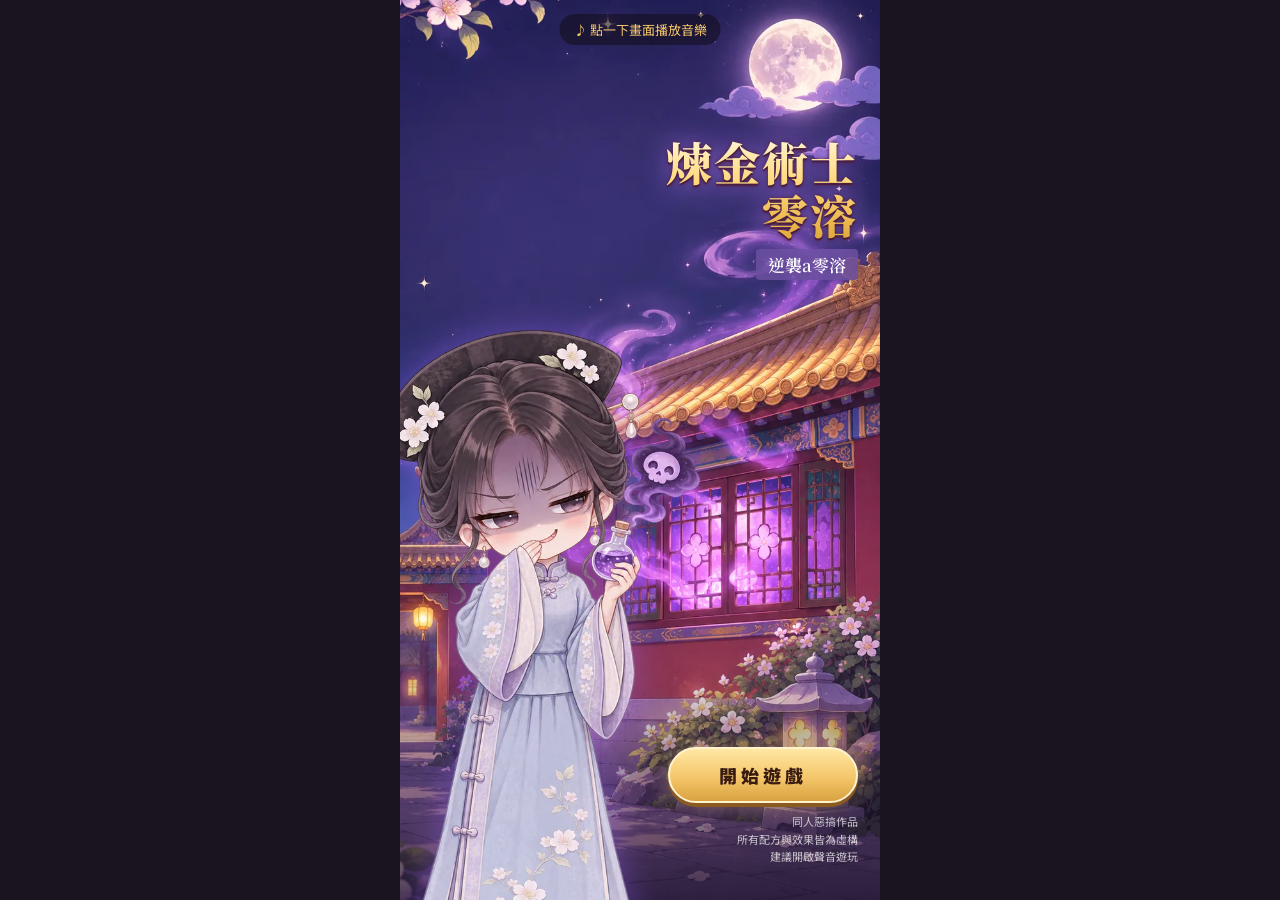
<file: index.html>
<!doctype html>
<html lang="zh-Hant">
<head>
  <meta charset="utf-8">
  <meta name="viewport" content="width=device-width, initial-scale=1, viewport-fit=cover">
  <title>煉金術士零溶——逆襲a零溶</title>
  <meta name="description" content="同人惡搞小遊戲：安嬪零溶在炎洗宮接訂單、調合、偷偷加料，十天內逆襲後宮。">
  <meta property="og:type" content="website">
  <meta property="og:title" content="煉金術士零溶——逆襲a零溶">
  <meta property="og:description" content="十天內接訂單、調合、偷偷加料，安小主零溶能不能改姓鈕祜祿？">
  <meta property="og:url" content="https://hsin-rui.github.io/alchemist-lingrong/">
  <meta property="og:image" content="https://hsin-rui.github.io/alchemist-lingrong/assets/og.jpg">
  <meta property="og:image:width" content="1200">
  <meta property="og:image:height" content="630">
  <link rel="preconnect" href="https://fonts.googleapis.com">
  <link rel="preconnect" href="https://fonts.gstatic.com" crossorigin>
  <link href="https://fonts.googleapis.com/css2?family=Noto+Sans+TC:wght@400;700;900&family=Noto+Serif+TC:wght@600;900&display=swap" rel="stylesheet">
  <link rel="stylesheet" href="css/style.css">
  <link rel="stylesheet" href="css/bubblegame.css">
  <link rel="stylesheet" href="css/craftflow.css">
</head>
<body>
  <div id="app"></div>
  <script src="js/data.js"></script>
  <script src="js/pixelart.js"></script>
  <script src="js/dungeon-draw.js"></script>
  <script src="js/engine.js"></script>
  <script src="js/focusnav.js"></script>
  <script src="js/audio.js"></script>
  <script src="js/bubblegame.js"></script>
  <script src="js/craftflow.js"></script>
  <script src="js/sharecard.js"></script>
  <script src="js/game.js"></script>
</body>
</html>
</file>
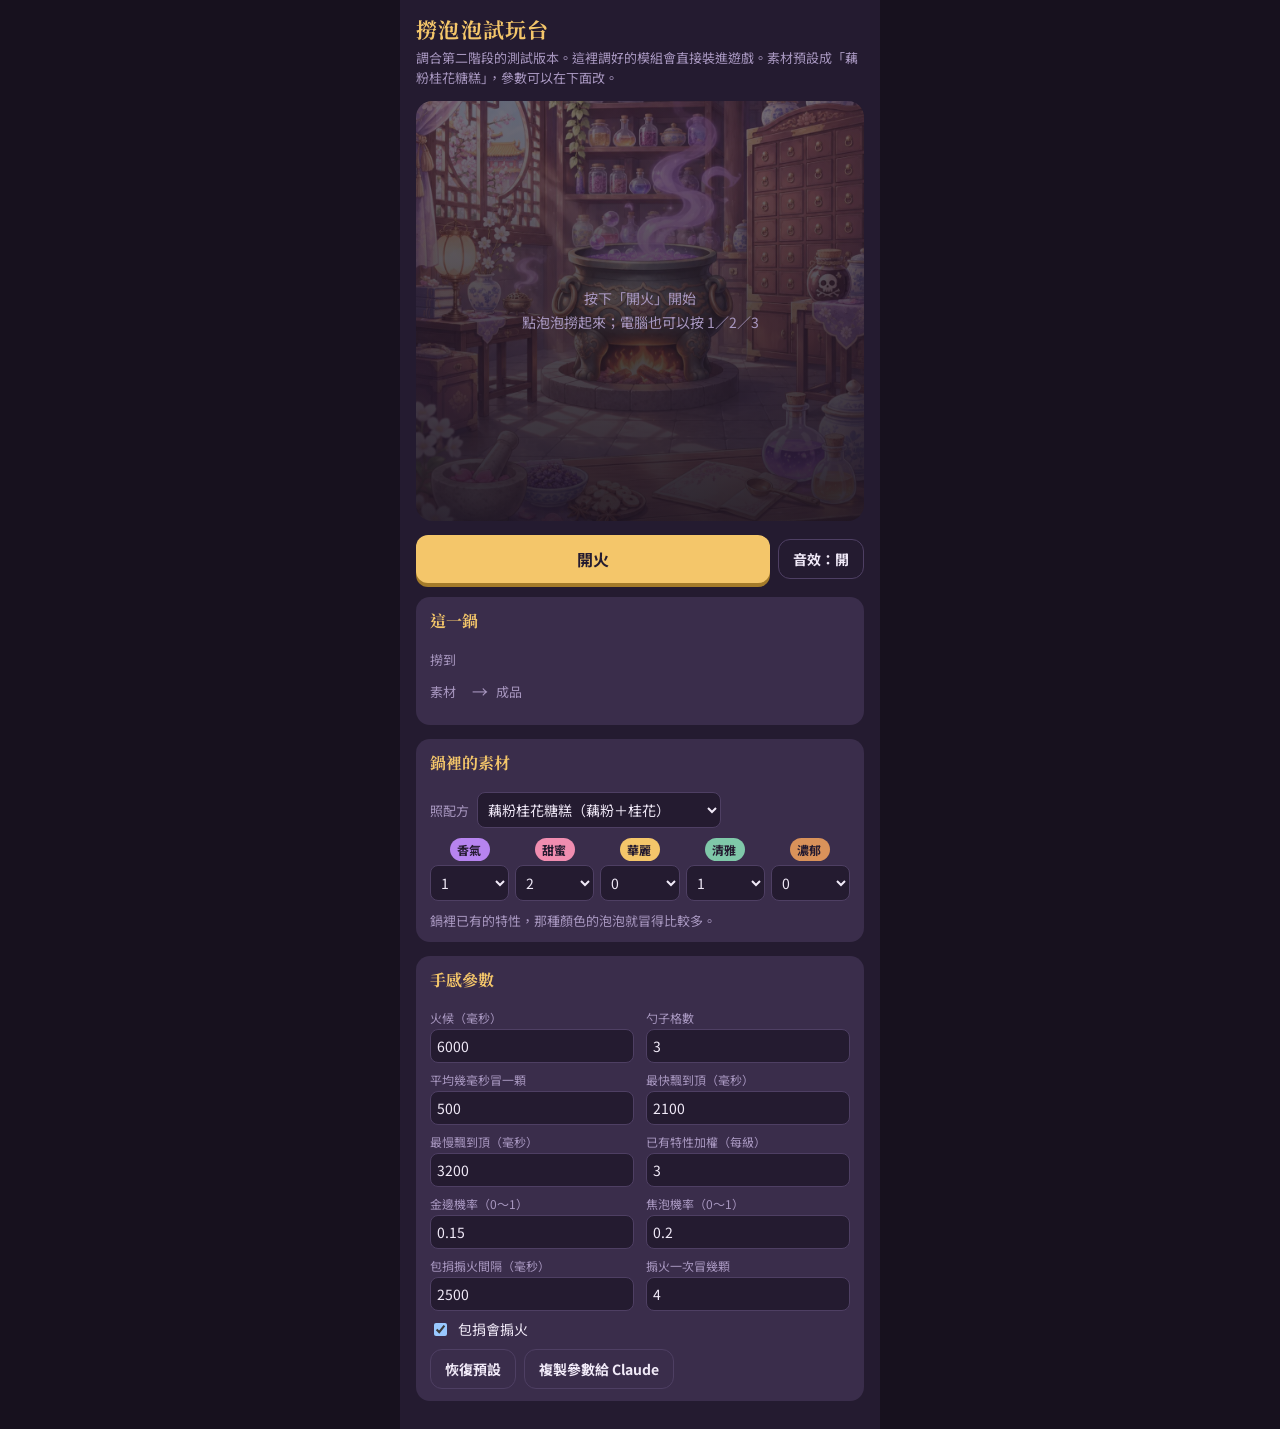
<file: bubble-lab.html>
<!doctype html>
<html lang="zh-Hant">
<head>
<meta charset="utf-8">
<meta name="viewport" content="width=device-width, initial-scale=1, viewport-fit=cover">
<title>撈泡泡試玩台</title>
<meta name="claude:viewport-fit-sides" content="cover">
<link rel="preconnect" href="https://fonts.googleapis.com">
<link rel="stylesheet" href="https://fonts.googleapis.com/css2?family=Noto+Sans+TC:wght@400;700;900&family=Noto+Serif+TC:wght@700;900&display=swap">
<link rel="stylesheet" href="css/bubblegame.css">
<style>
/* 試玩台：手機一欄（最寬 480px）。上面是小遊戲本體，下面是結果與調參數面板。單一深色調，沿用遊戲「煉金房」的夜色。 */
:root {
  --night: #241B30; --night-2: #3A2D4B; --line: #4E3F63; --text: #F1EAF8; --muted: #A897C0;
  --amber: #F4C66A; --amber-shadow: #A47B2A; --paper: #FBF3DE;
  --serif: 'Noto Serif TC', 'Songti TC', serif; --sans: 'Noto Sans TC', -apple-system, 'PingFang TC', 'Microsoft JhengHei', sans-serif;
  color-scheme: dark;
}
* { box-sizing: border-box; }
body { margin: 0; background: #17111E; color: var(--text); font-family: var(--sans); }
.app { max-width: 480px; margin: 0 auto; min-height: 100vh; background: var(--night); display: flex; flex-direction: column; gap: 14px;
  padding-block: 14px 28px; padding-left: max(16px, env(safe-area-inset-left, 0px)); padding-right: max(16px, env(safe-area-inset-right, 0px)); }
header h1 { font-family: var(--serif); font-size: 21px; margin: 0; color: var(--amber); letter-spacing: .06em; }
header p { margin: 4px 0 0; font-size: 13px; color: var(--muted); line-height: 1.5; }
h2 { font-family: var(--serif); font-size: 16px; margin: 0 0 8px; color: var(--amber); }
.panel { background: var(--night-2); border-radius: 14px; padding: 12px 14px; display: flex; flex-direction: column; gap: 10px; }
.row { display: flex; align-items: center; gap: 8px; flex-wrap: wrap; }
.btn { flex: 1; min-height: 48px; border-radius: 12px; border: none; font: 700 16px var(--sans); cursor: pointer; background: var(--amber); color: var(--night); box-shadow: 0 4px 0 var(--amber-shadow); }
.btn.ghost { flex: 0 0 auto; padding: 0 14px; background: transparent; color: var(--text); border: 1.5px solid var(--line); box-shadow: none; font-size: 14px; min-height: 40px; }
.btn:active { transform: translateY(2px); }
:focus-visible { outline: 3px solid var(--amber); outline-offset: 2px; }
.stage { min-height: 420px; }
.idle { height: 420px; border-radius: 16px; display: grid; place-items: center; text-align: center; padding: 20px; color: var(--muted); font-size: 14px; line-height: 1.7;
  background: linear-gradient(180deg, rgba(23,17,30,.6), rgba(23,17,30,.9)), url(assets/backgrounds/workshop.webp) center/cover; }
.trs { display: flex; flex-wrap: wrap; gap: 6px; }
.tr { display: inline-flex; align-items: center; gap: 5px; padding: 3px 9px 3px 7px; border-radius: 999px; font-size: 12px; font-weight: 700; color: var(--night); background: var(--c); }
.tr i { font-style: normal; font-size: 10px; letter-spacing: 1px; }
.tr.burnt { background: #222; color: #bbb; }
.muted { color: var(--muted); font-size: 13px; }
.arrow { color: var(--muted); }
.pot { display: grid; grid-template-columns: repeat(5, 1fr); gap: 6px; }
.pot label { display: flex; flex-direction: column; gap: 4px; align-items: center; font-size: 12px; font-weight: 700; }
.pot select { width: 100%; }
select, input[type=number] { background: var(--night); color: var(--text); border: 1.5px solid var(--line); border-radius: 8px; padding: 6px; font: 14px var(--sans); min-width: 0; }
.knobs { display: grid; grid-template-columns: 1fr 1fr; gap: 8px 12px; }
.knobs label { display: flex; flex-direction: column; gap: 3px; font-size: 12px; color: var(--muted); }
.knobs input[type=number] { width: 100%; }
.knobs .check { flex-direction: row; align-items: center; gap: 8px; color: var(--text); font-size: 14px; }
.copied { font-size: 12px; color: var(--amber); }
textarea { width: 100%; min-height: 70px; background: var(--night); color: var(--text); border: 1.5px solid var(--line); border-radius: 8px; font: 12px ui-monospace, monospace; }
</style>
</head>
<body>
<div class="app">
  <header>
    <h1>撈泡泡試玩台</h1>
    <p>調合第二階段的測試版本。這裡調好的模組會直接裝進遊戲。素材預設成「藕粉桂花糖糕」，參數可以在下面改。</p>
  </header>

  <div class="stage" id="stage"><div class="idle">按下「開火」開始<br>點泡泡撈起來；電腦也可以按 1／2／3</div></div>

  <div class="row">
    <button class="btn" id="start" type="button">開火</button>
    <button class="btn ghost" id="mute" type="button">音效：開</button>
  </div>

  <section class="panel" id="result" hidden>
    <h2>這一鍋</h2>
    <div class="row"><span class="muted">撈到</span><div class="trs" id="caught"></div></div>
    <div class="row"><span class="muted">素材</span><div class="trs" id="before"></div><span class="arrow">→</span><span class="muted">成品</span><div class="trs" id="after"></div></div>
    <div class="muted" id="stats"></div>
  </section>

  <section class="panel">
    <h2>鍋裡的素材</h2>
    <div class="row">
      <label class="muted" for="recipe">照配方</label>
      <select id="recipe"></select>
    </div>
    <div class="pot" id="pot"></div>
    <p class="muted" style="margin:0">鍋裡已有的特性，那種顏色的泡泡就冒得比較多。</p>
  </section>

  <section class="panel">
    <h2>手感參數</h2>
    <div class="knobs" id="knobs"></div>
    <div class="row">
      <button class="btn ghost" id="reset" type="button">恢復預設</button>
      <button class="btn ghost" id="copy" type="button">複製參數給 Claude</button>
      <span class="copied" id="copied"></span>
    </div>
    <textarea id="dump" readonly hidden aria-label="參數"></textarea>
  </section>
</div>

<script src="js/data.js"></script>
<script src="js/engine.js"></script>
<script src="js/audio.js"></script>
<script src="js/bubblegame.js"></script>
<script>
(() => {
  const D = window.GAME_DATA, E = window.GameEngine, A = window.GameAudio, BG = window.BubbleGame;
  const $ = (id) => document.getElementById(id);
  const KEY = 'lingrong-bubble-lab';
  const KNOBS = [
    ['duration', '火候（毫秒）', 1000], ['slots', '勺子格數', 1], ['spawnMs', '平均幾毫秒冒一顆', 50],
    ['riseMin', '最快飄到頂（毫秒）', 100], ['riseMax', '最慢飄到頂（毫秒）', 100], ['natureWeight', '已有特性加權（每級）', 1],
    ['bigChance', '金邊機率（0～1）', 0.01], ['burntChance', '焦泡機率（0～1）', 0.01], ['fanEvery', '包捐搧火間隔（毫秒）', 100],
    ['fanCount', '搧火一次冒幾顆', 1],
  ];
  const defaults = () => ({ ...BG.DEFAULTS, riseMin: BG.DEFAULTS.riseMs[0], riseMax: BG.DEFAULTS.riseMs[1], fanEvery: BG.DEFAULTS.fanEvery[0] });
  let knob = defaults();
  try { Object.assign(knob, JSON.parse(localStorage.getItem(KEY) || '{}')); } catch { /* 無痕模式 */ }
  const save = () => { try { localStorage.setItem(KEY, JSON.stringify(knob)); } catch { /* 略 */ } };
  const cfg = () => ({ ...knob, riseMs: [knob.riseMin, Math.max(knob.riseMin, knob.riseMax)], fanEvery: [knob.fanEvery, knob.fanEvery * 1.4] });

  // ── 鍋裡的素材 ──
  let pot = {};
  const recipes = Object.entries(D.PRODUCTS).filter(([, p]) => p.recipe && !p.out);
  $('recipe').innerHTML = recipes.map(([id, p]) => `<option value="${id}">${p.name}（${p.recipe.map((m) => D.ITEMS[m].name).join('＋')}）</option>`).join('') + '<option value="">自己設定</option>';
  const fromRecipe = (id) => {
    // 每樣素材當成帶 1 級本性（像近處採到的）
    const trs = D.PRODUCTS[id].recipe.map((m) => Object.fromEntries((D.ITEMS[m].nature || []).map((t) => [t, 1])));
    return E.potTraits(D, trs);
  };
  const renderPot = () => {
    $('pot').innerHTML = Object.entries(D.TRAITS).map(([t, d]) => `<label for="pot-${t}"><span class="tr" style="--c:${d.color}">${d.name}</span>
      <select id="pot-${t}" data-t="${t}">${[0, 1, 2, 3].map((v) => `<option${(pot[t] || 0) === v ? ' selected' : ''}>${v}</option>`).join('')}</select></label>`).join('');
  };
  $('recipe').value = 'cake';
  pot = fromRecipe('cake');
  renderPot();
  $('recipe').addEventListener('change', (e) => { if (e.target.value) { pot = fromRecipe(e.target.value); renderPot(); } });
  $('pot').addEventListener('change', (e) => {
    const t = e.target.dataset.t;
    if (!t) return;
    const v = Number(e.target.value);
    if (v) pot[t] = v; else delete pot[t];
    $('recipe').value = '';
  });

  // ── 參數 ──
  const renderKnobs = () => {
    $('knobs').innerHTML = KNOBS.map(([k, label, step]) => `<label for="k-${k}">${label}<input id="k-${k}" type="number" step="${step}" min="0" value="${knob[k]}" data-k="${k}"></label>`).join('')
      + `<label class="check" for="k-fan"><input id="k-fan" type="checkbox" data-k="fan"${knob.fan ? ' checked' : ''}> 包捐會搧火</label>`;
  };
  renderKnobs();
  $('knobs').addEventListener('input', (e) => {
    const k = e.target.dataset.k;
    if (!k) return;
    knob[k] = e.target.type === 'checkbox' ? e.target.checked : Number(e.target.value);
    save();
  });
  $('reset').addEventListener('click', () => { knob = defaults(); save(); renderKnobs(); });
  $('copy').addEventListener('click', () => {
    const txt = JSON.stringify(cfg(), null, 0);
    $('dump').hidden = false;
    $('dump').value = txt;
    const ok = () => { $('copied').textContent = '已複製'; };
    try { navigator.clipboard.writeText(txt).then(ok, () => { $('dump').select(); $('copied').textContent = '請手動複製下方文字'; }); } catch { $('dump').select(); }
  });

  // ── 開火 ──
  const chip = (t, lv) => `<span class="tr" style="--c:${D.TRAITS[t].color}">${D.TRAITS[t].name}<i>${'●'.repeat(lv)}${'○'.repeat(Math.max(0, 3 - lv))}</i></span>`;
  const chips = (tr) => Object.keys(tr).length ? Object.entries(tr).sort((a, b) => b[1] - a[1]).map(([t, v]) => chip(t, v)).join('') : '<span class="muted">（沒有特性）</span>';
  let game = null;
  $('start').addEventListener('click', () => {
    A.unlock();
    if (game) game.destroy();
    $('result').hidden = true;
    $('start').textContent = '重來';
    const potNow = { ...pot };
    game = BG.mount($('stage'), {
      traits: D.TRAITS, pot: potNow, cfg: cfg(),
      sfx: (n, a) => A.sfx(n, a),
      img: (who) => (who === 'baojuan' ? 'assets/characters/baojuan.webp' : 'assets/characters/lingrong_smile.webp'),
      onDone: (r) => {
        $('result').hidden = false;
        $('caught').innerHTML = r.stirs.length ? r.stirs.map((b) => (b.t === 'burnt' ? '<span class="tr burnt">焦</span>' : `<span class="tr" style="--c:${D.TRAITS[b.t].color}">${D.TRAITS[b.t].name} +${b.v}</span>`)).join('') : '<span class="muted">一顆都沒撈到</span>';
        $('before').innerHTML = chips(E.finalTraits(D, [potNow], []));
        $('after').innerHTML = chips(E.finalTraits(D, [potNow], r.stirs));
        $('stats').textContent = `跑掉 ${r.escaped} 顆・${r.why === 'full' ? '撈滿提早收工' : '火熄了'}（成品還沒算起鍋那一步）`;
        $('result').scrollIntoView({ behavior: 'smooth', block: 'nearest' });
      },
    });
    $('stage').querySelector('.bbl').focus();
  });
  $('mute').addEventListener('click', () => { const m = A.toggleMute(); $('mute').textContent = `音效：${m ? '關' : '開'}`; });
  $('mute').textContent = `音效：${A.isMuted() ? '關' : '開'}`;
})();
</script>
</body>
</html>
</file>
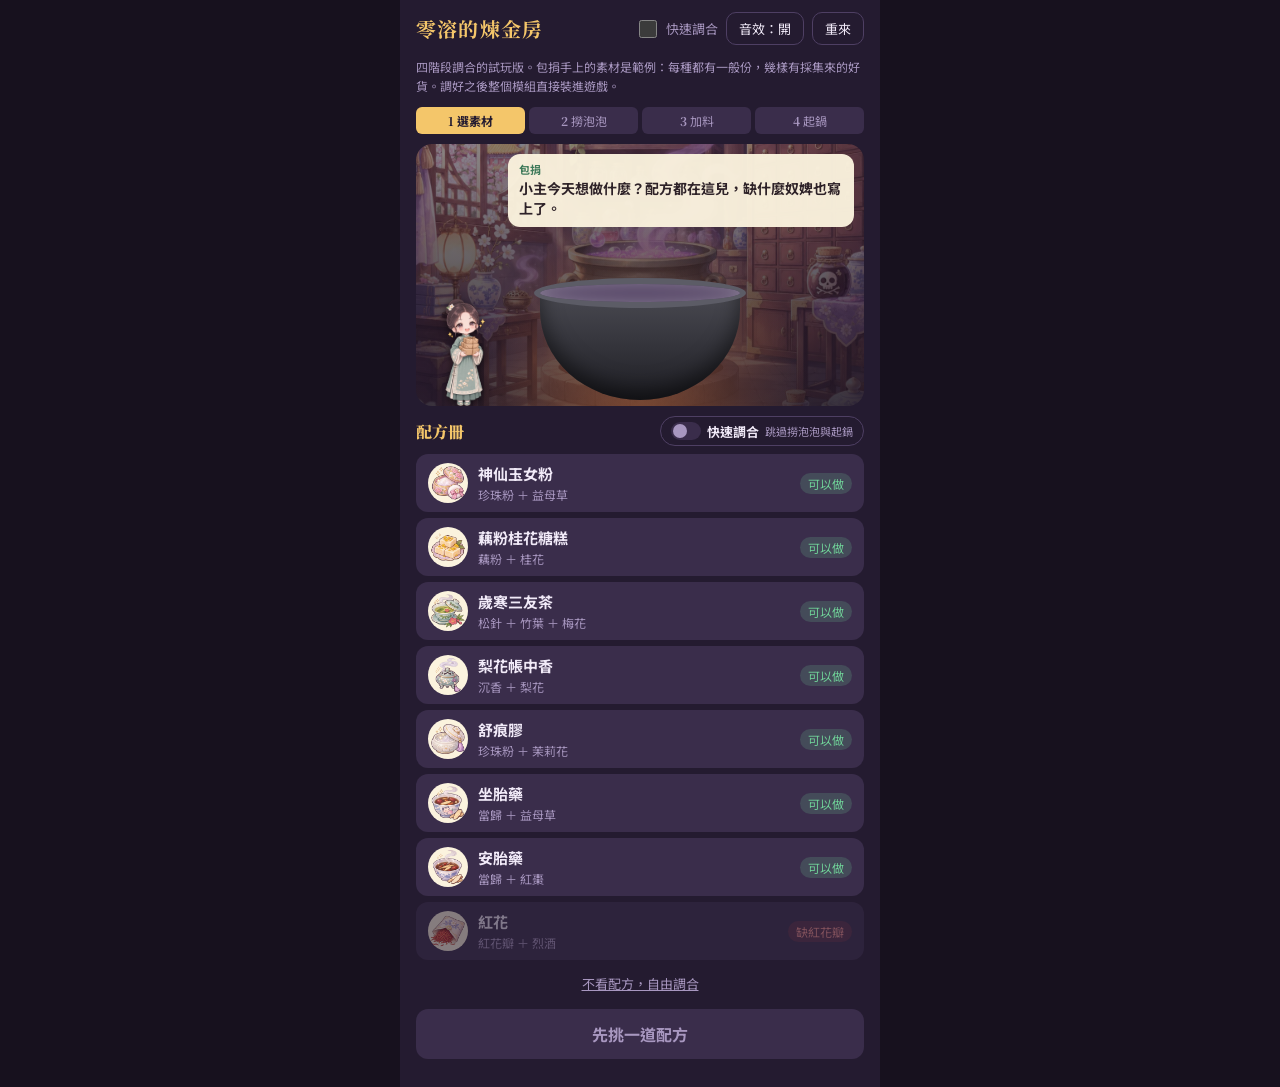
<file: craft-lab.html>
<!doctype html>
<html lang="zh-Hant">
<head>
<meta charset="utf-8">
<meta name="viewport" content="width=device-width, initial-scale=1, viewport-fit=cover">
<title>零溶的煉金房</title>
<meta name="claude:viewport-fit-sides" content="cover">
<link rel="preconnect" href="https://fonts.googleapis.com">
<link rel="stylesheet" href="https://fonts.googleapis.com/css2?family=Noto+Sans+TC:wght@400;700;900&family=Noto+Serif+TC:wght@700;900&display=swap">
<link rel="stylesheet" href="css/bubblegame.css">
<link rel="stylesheet" href="css/craftflow.css">
<style>
/* 四階段調合試玩台：手機一欄（最寬 480px），上面一條工具列，下面整個是調合流程本體。單一深色調。 */
:root { --night: #241B30; --night-2: #3A2D4B; --line: #4E3F63; --text: #F1EAF8; --muted: #A897C0; --amber: #F4C66A;
  --serif: 'Noto Serif TC', 'Songti TC', serif; --sans: 'Noto Sans TC', -apple-system, 'PingFang TC', 'Microsoft JhengHei', sans-serif; color-scheme: dark; }
* { box-sizing: border-box; }
body { margin: 0; background: #17111E; color: var(--text); font-family: var(--sans); }
.app { max-width: 480px; margin: 0 auto; min-height: 100vh; background: var(--night); display: flex; flex-direction: column; gap: 12px;
  padding-block: 12px 28px; padding-left: max(16px, env(safe-area-inset-left, 0px)); padding-right: max(16px, env(safe-area-inset-right, 0px)); }
header { display: flex; align-items: center; gap: 8px; flex-wrap: wrap; }
header h1 { font-family: var(--serif); font-size: 20px; margin: 0; color: var(--amber); letter-spacing: .06em; flex: 1; }
.tool { display: flex; align-items: center; gap: 6px; font-size: 13px; color: var(--muted); cursor: pointer; }
.tool input { accent-color: var(--amber); width: 18px; height: 18px; }
.ghost { background: transparent; color: var(--text); border: 1.5px solid var(--line); border-radius: 10px; padding: 6px 12px; font: 13px var(--sans); cursor: pointer; }
.ghost:focus-visible { outline: 3px solid var(--amber); outline-offset: 2px; }
.note { margin: 0; font-size: 12px; color: var(--muted); line-height: 1.6; }
.log { background: var(--night-2); border-radius: 12px; padding: 10px 12px; font-size: 13px; line-height: 1.7; }
.log b { color: var(--amber); }
</style>
</head>
<body>
<div class="app">
  <header>
    <h1>零溶的煉金房</h1>
    <label class="tool" for="quick"><input type="checkbox" id="quick"> 快速調合</label>
    <button class="ghost" id="mute" type="button">音效：開</button>
    <button class="ghost" id="again" type="button">重來</button>
  </header>
  <p class="note">四階段調合的試玩版。包捐手上的素材是範例：每種都有一般份，幾樣有採集來的好貨。調好之後整個模組直接裝進遊戲。</p>
  <div id="flow"></div>
  <div class="log" id="log" hidden></div>
</div>
<script src="js/data.js"></script>
<script src="js/engine.js"></script>
<script src="js/audio.js"></script>
<script src="js/bubblegame.js"></script>
<script src="js/craftflow.js"></script>
<script>
(() => {
  const D = window.GAME_DATA, E = window.GameEngine, A = window.GameAudio;
  const $ = (id) => document.getElementById(id);
  // 範例素材：每種 2 份一般份，再加幾份採集來的
  const sample = () => {
    const inv = {}, lots = [];
    let uid = 0;
    Object.entries(D.ITEMS).filter(([, it]) => it.type === 'mat' && it.price).forEach(([id]) => { inv[id] = 2; });
    const add = (id, tr) => { inv[id] = (inv[id] || 0) + 1; lots.push({ uid: ++uid, id, tr, src: 'gather' }); };
    add('lotus', { tian: 2, qing: 1 }); add('lotus', { qing: 1 });
    add('osmanthus', { xiang: 3 }); add('osmanthus', { tian: 1, xiang: 1 });
    add('pearl', { hua: 2 }); add('motherwort', { nong: 1, qing: 1 });
    add('pine', { qing: 2 }); add('plum', { xiang: 2, hua: 1 });
    add('agarwood', { nong: 3 }); add('pear', { qing: 1, xiang: 1 });
    add('angelica', { nong: 2 }); add('jujube', { tian: 2 });
    return { inv, lots };
  };
  try { $('quick').checked = localStorage.getItem('lingrong-quickcraft') === '1'; } catch { /* 無痕模式 */ }
  let flow = null;
  const start = () => {
    if (flow) flow.destroy();
    $('log').hidden = true;
    const stock = sample();
    flow = window.CraftFlow.mount($('flow'), {
      D, E, stock,
      spikes: ['musk', 'safflower', 'cassava', 'catnip'].map((id) => ({ id, n: 1, note: `被抓 ${Math.round(D.ITEMS[id].catch * 100)}%` })),
      quick: $('quick').checked,
      onQuick: (on) => { $('quick').checked = on; try { localStorage.setItem('lingrong-quickcraft', on ? '1' : '0'); } catch { /* 略 */ } },
      firstSpike: true,
      img: (who) => (who === 'baojuan' ? 'assets/characters/baojuan.webp' : 'assets/characters/lingrong_smile.webp'),
      itemImg: (id) => `assets/items/${id}.webp`,
      sfx: (n, a) => A.sfx(n, a),
      cook: (sel) => {
        const product = E.findRecipe(D, sel.mats) || 'junk';
        const trs = sel.lots.map((u) => (stock.lots.find((l) => l.uid === u) || {}).tr || {});
        const toInv = D.PRODUCTS[product].out === 'inv';
        const r = { product, toInv, spike: product === 'junk' || toInv ? null : sel.spike, traits: product === 'junk' ? {} : E.finalTraits(D, trs, sel.stirs, sel.finish) };
        $('log').hidden = false;
        $('log').innerHTML = `<b>${D.PRODUCTS[product].name}</b>・撈到：${sel.stirs.map((b) => (b.t === 'burnt' ? '焦' : `${D.TRAITS[b.t].name}+${b.v}`)).join('、') || '（沒有）'}・起鍋：${sel.finish ? { up: '升', keep: '維持', down: '降' }[sel.finish] : '跳過'}${r.spike ? `・加了${D.ITEMS[r.spike].name}` : ''}`;
        return r;
      },
      actions: () => [{ a: 'lab', v: 'again', label: '收下，再做一鍋', primary: true, def: true }],
    });
  };
  $('flow').addEventListener('click', (e) => { if (e.target.closest('[data-a="lab"]')) start(); });
  document.addEventListener('pointerdown', () => { A.unlock(); A.playBgm('workshop'); }, { once: true });
  $('again').addEventListener('click', start);
  $('quick').addEventListener('change', () => { try { localStorage.setItem('lingrong-quickcraft', $('quick').checked ? '1' : '0'); } catch { /* 略 */ } start(); });
  $('mute').addEventListener('click', () => { $('mute').textContent = `音效：${A.toggleMute() ? '關' : '開'}`; });
  $('mute').textContent = `音效：${A.isMuted() ? '關' : '開'}`;
  start();
})();
</script>
</body>
</html>
</file>
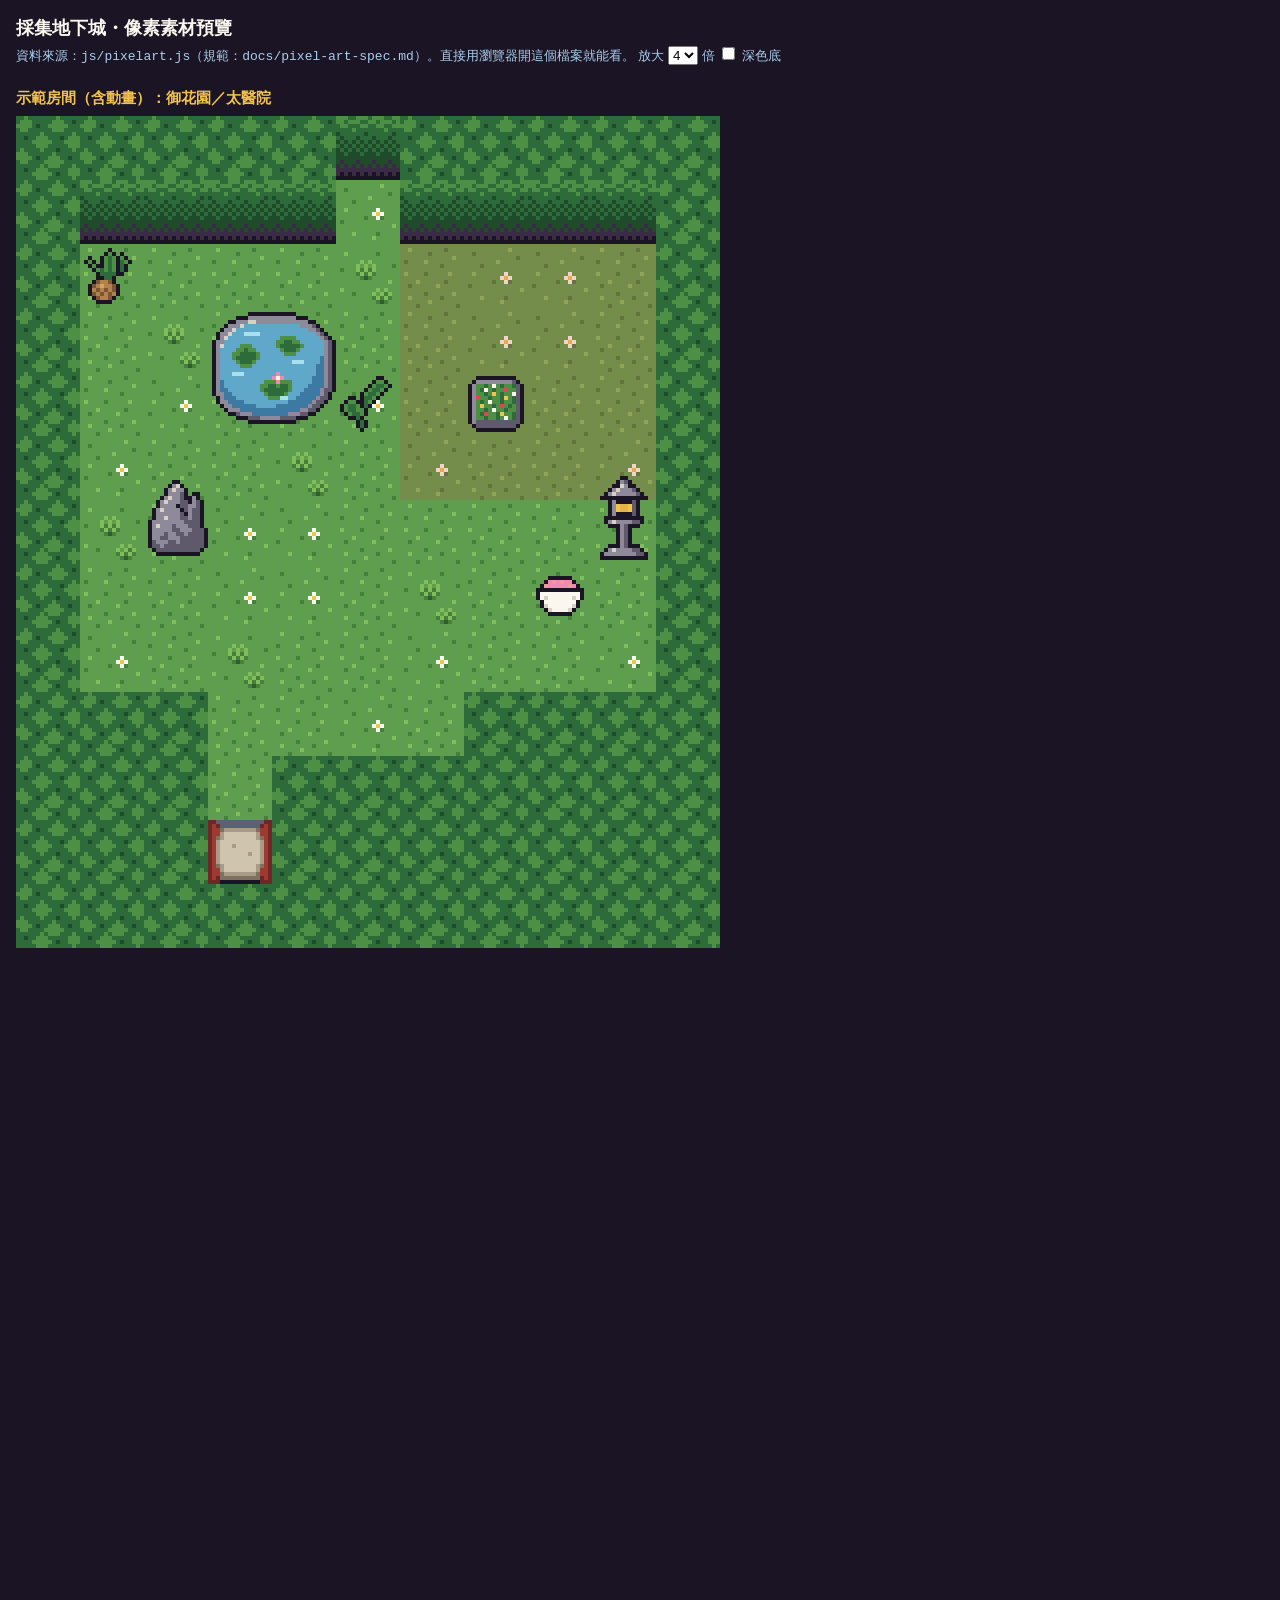
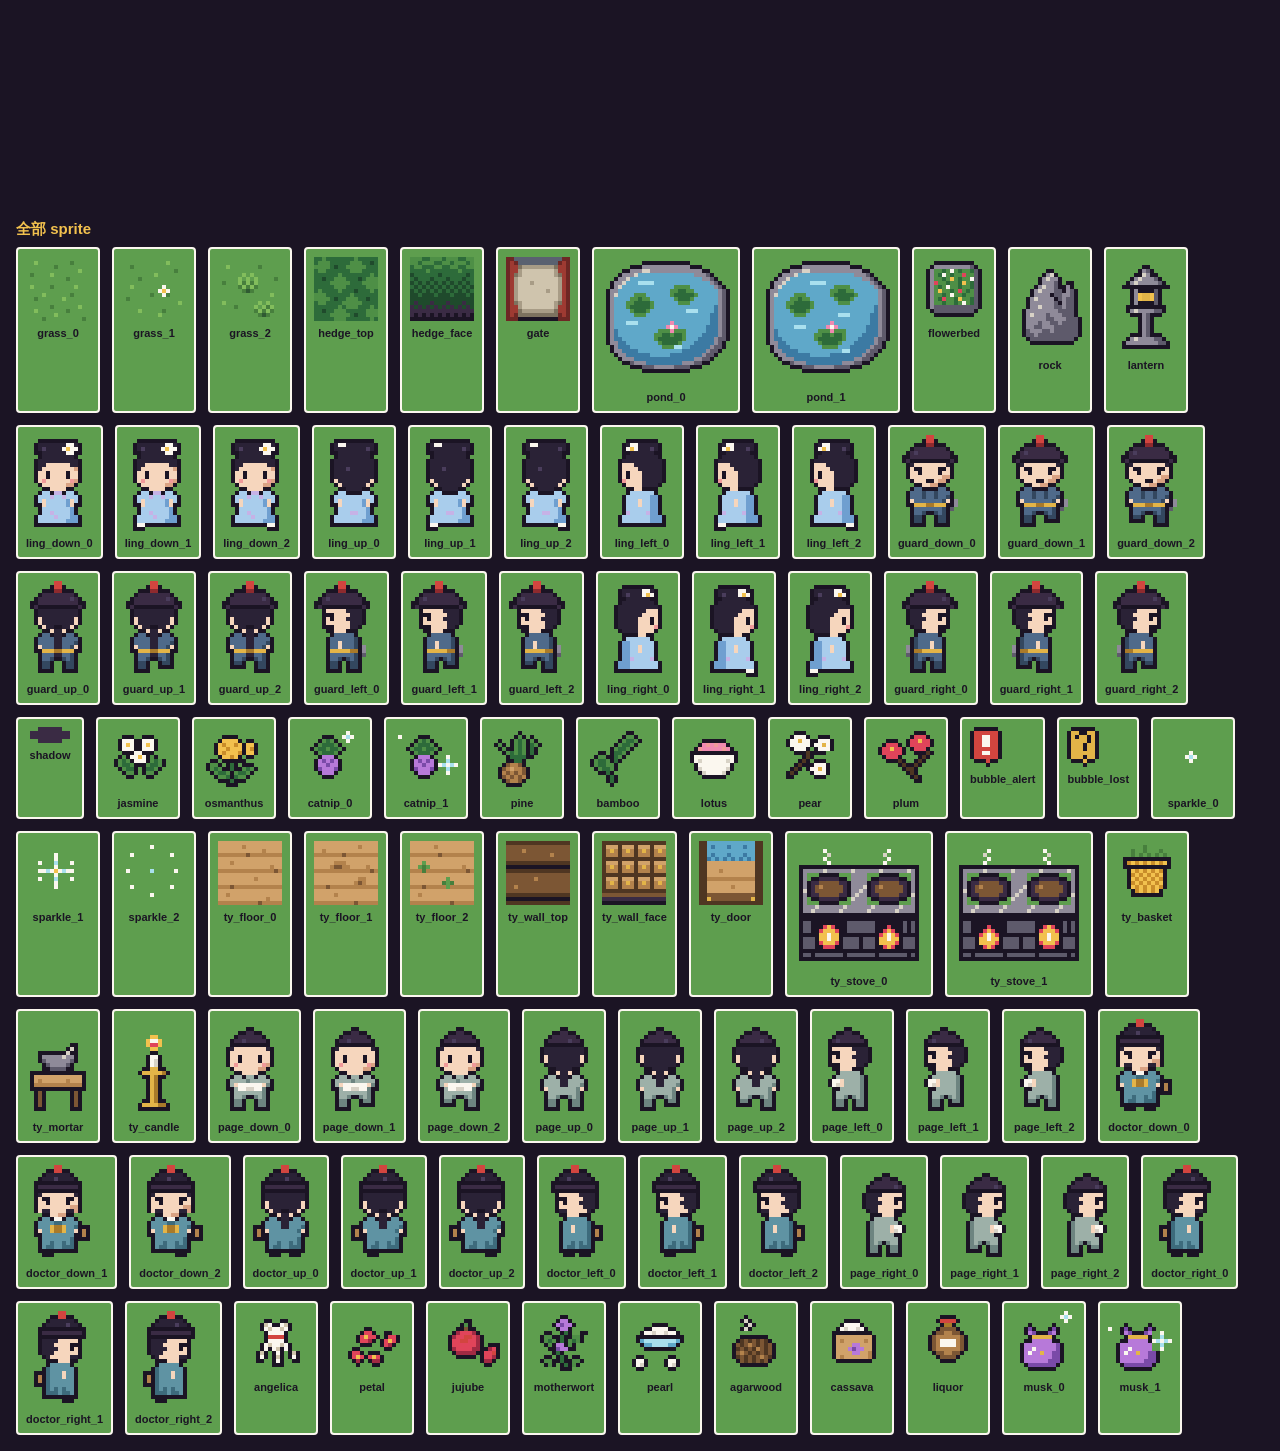
<file: tools/pixel-preview.html>
<!doctype html>
<html lang="zh-Hant">
<head>
<meta charset="utf-8">
<meta name="viewport" content="width=device-width, initial-scale=1">
<title>像素素材預覽</title>
<style>
  body { margin: 0; padding: 16px; background: #1b1424; color: #fbf7ef; font-family: -apple-system, 'PingFang TC', 'Microsoft JhengHei', sans-serif; }
  h1 { font-size: 18px; margin: 0 0 4px; }
  h2 { font-size: 15px; margin: 24px 0 8px; color: #f2c14e; }
  p { margin: 0 0 12px; color: #a9cdec; font-size: 13px; }
  canvas { image-rendering: pixelated; image-rendering: crisp-edges; display: block; }
  .grid { display: flex; flex-wrap: wrap; gap: 12px; }
  figure { margin: 0; padding: 8px; background: #5e9e4e; border: 2px solid #fbf7ef; border-radius: 4px; }
  figure.dark { background: #2a2236; }
  figcaption { margin-top: 6px; font-size: 11px; color: #1b1424; font-weight: 700; text-align: center; }
  figure.dark figcaption { color: #fbf7ef; }
  .row { display: flex; gap: 16px; flex-wrap: wrap; align-items: flex-start; }
  label { font-size: 13px; }
</style>
</head>
<body>
<h1>採集地下城・像素素材預覽</h1>
<p>資料來源：<code>js/pixelart.js</code>（規範：<code>docs/pixel-art-spec.md</code>）。直接用瀏覽器開這個檔案就能看。
  <label>放大 <select id="zoom"><option>1</option><option>2</option><option selected>4</option><option>6</option></select> 倍</label>
  <label><input type="checkbox" id="dark"> 深色底</label></p>

<h2>示範房間（含動畫）：御花園／太醫院</h2>
<div class="row"><canvas id="room" width="176" height="208"></canvas> <canvas id="room2" width="176" height="208"></canvas></div>

<h2>全部 sprite</h2>
<div class="grid" id="all"></div>

<script src="../js/pixelart.js"></script>
<script src="../js/dungeon-draw.js"></script>
<script>
(() => {
  const P = window.PIXEL_ART;
  const atlas = window.DungeonDraw.buildAtlas(); // 與遊戲同一份圖集（sprite id → canvas）

  const all = document.getElementById('all');
  const zoomSel = document.getElementById('zoom');
  const darkBox = document.getElementById('dark');
  function list() {
    const z = Number(zoomSel.value);
    all.innerHTML = '';
    Object.keys(atlas).forEach((id) => {
      const fig = document.createElement('figure');
      if (darkBox.checked) fig.className = 'dark';
      const cv = document.createElement('canvas');
      cv.width = atlas[id].width; cv.height = atlas[id].height;
      cv.getContext('2d').drawImage(atlas[id], 0, 0);
      cv.style.width = `${cv.width * z}px`; cv.style.height = `${cv.height * z}px`;
      const cap = document.createElement('figcaption');
      cap.textContent = `${id}${P.required.includes(id) ? '' : '（額外）'}`;
      fig.append(cv, cap);
      all.appendChild(fig);
    });
    ['room', 'room2'].forEach((rid) => {
      const room = document.getElementById(rid);
      room.style.width = `${176 * Math.max(2, z)}px`; room.style.height = `${208 * Math.max(2, z)}px`;
    });
  }
  zoomSel.onchange = list; darkBox.onchange = list;
  list();

  // 示範房間
  const MAP = [
    '###########',
    '#####,#####',
    '#.........#',
    '#..Pp.....#',
    '#..pp..F..#',
    '#.....,...#',
    '#.R...,..L#',
    '#.....,...#',
    '#.....,...#',
    '###,,,,####',
    '###,#######',
    '###G#######',
    '###########',
  ];
  // 兩張地圖的圖塊（對應 js/data.js 的 GATHER.<loc>.tileset）、素材與巡邏者
  const THEMES = [
    { canvas: 'room', wallTop: 'hedge_top', wallFace: 'hedge_face', door: 'gate', floor: ['grass_0', 'grass_1', 'grass_2'], big: 'pond',
      props: { F: 'flowerbed', R: 'rock', L: 'lantern' }, items: ['pine', 'bamboo', 'lotus', 'osmanthus', 'pear', 'jasmine', 'plum', 'catnip'], guards: ['guard', 'guard'] },
    { canvas: 'room2', wallTop: 'ty_wall_top', wallFace: 'ty_wall_face', door: 'ty_door', floor: ['ty_floor_0', 'ty_floor_1', 'ty_floor_2'], big: 'ty_stove',
      props: { F: 'ty_basket', R: 'ty_mortar', L: 'ty_candle' }, items: ['jujube', 'motherwort', 'angelica', 'pearl', 'agarwood', 'cassava', 'liquor', 'petal', 'musk'], guards: ['page', 'doctor'] },
  ];
  const hash = (x, y) => (((x * 73856093) ^ (y * 19349663)) >>> 0) % 8;
  const tile = (x, y) => (MAP[y] && MAP[y][x]) || '#';
  function drawRoom(th, now) {
    const ctx = document.getElementById(th.canvas).getContext('2d');
    const tick = Math.floor(now / 500) % 2;
    const walk = [0, 1, 0, 2][Math.floor(now / 160) % 4];
    const put = (id, x, y) => ctx.drawImage(atlas[id], x, y);
    MAP.forEach((row, y) => [...row].forEach((t, x) => {
      const h = hash(x, y);
      if (t === '#') put(tile(x, y + 1) === '#' ? th.wallTop : th.wallFace, x * 16, y * 16);
      else if (t === 'G') put(th.door, x * 16, y * 16);
      else put(th.floor[h < 5 ? 0 : h < 7 ? 1 : 2], x * 16, y * 16); // 走廊（','）和房間同一種地面
    }));
    MAP.forEach((row, y) => [...row].forEach((t, x) => { if (t === 'P') put(`${th.big}_${tick}`, x * 16, y * 16); }));
    ctx.fillStyle = 'rgba(210,69,63,.2)';
    for (let y = 2; y <= 5; y++) for (let x = 6; x <= 9; x++) ctx.fillRect(x * 16, y * 16, 16, 16);
    const tall = (id) => atlas[id].height - 16;
    const [i0, i1, i2, rare] = th.items;
    const things = [
      [th.props.F, 7, 4], [th.props.R, 2, 6], [th.props.L, 9, 6],
      [i0, 1, 2], [i1, 5, 4], [i2, 8, 7], [`${rare}_${tick}`, 2, 8],
    ];
    things.forEach(([id, x, y]) => put(id, x * 16, y * 16 - tall(id) - (id.endsWith(`_${tick}`) && id.startsWith(rare) ? tick : 0)));
    const [g0, g1] = th.guards;
    const actors = [['ling_down', 5, 7, walk], ['ling_left', 4, 5, 0], [`${g0}_left`, 8, 3, walk], [`${g1}_down`, 6, 2, 0], [`${g0}_up`, 9, 8, 0], ['ling_up', 3, 9, walk]];
    actors.sort((a, b) => a[2] - b[2]).forEach(([id, x, y, f]) => {
      ctx.globalAlpha = 0.35; put('shadow', x * 16 + 2, y * 16 + 11); ctx.globalAlpha = 1;
      put(`${id}_${f}`, x * 16, y * 16 - 10 - (f ? 0 : tick));
    });
    put('bubble_alert', 8 * 16 + 4, 3 * 16 - 21);
    put('bubble_lost', 6 * 16 + 4, 2 * 16 - 21);
    put(`sparkle_${Math.floor(now / 110) % 3}`, 5 * 16, 4 * 16 - 6);
  }
  function frame(now) {
    THEMES.forEach((th) => drawRoom(th, now));
    requestAnimationFrame(frame);
  }
  requestAnimationFrame(frame);
})();
</script>
</body>
</html>
</file>
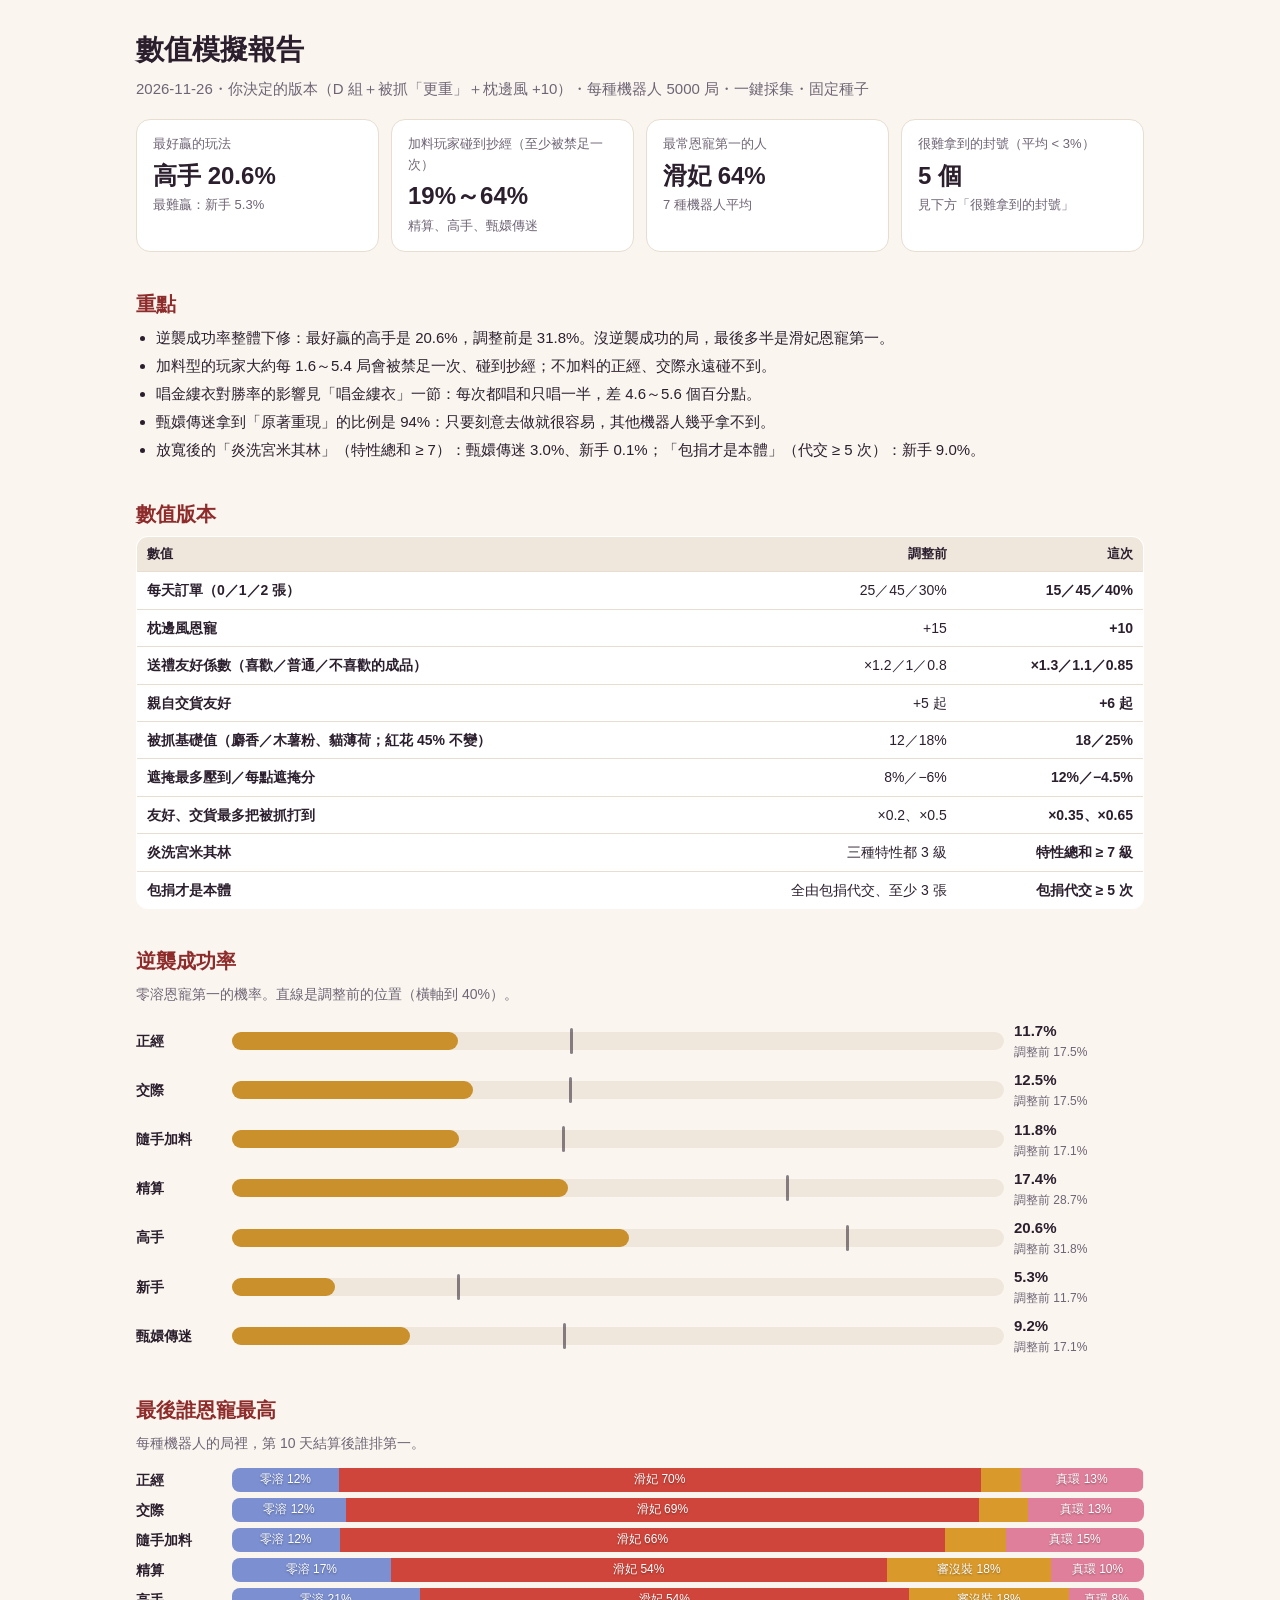
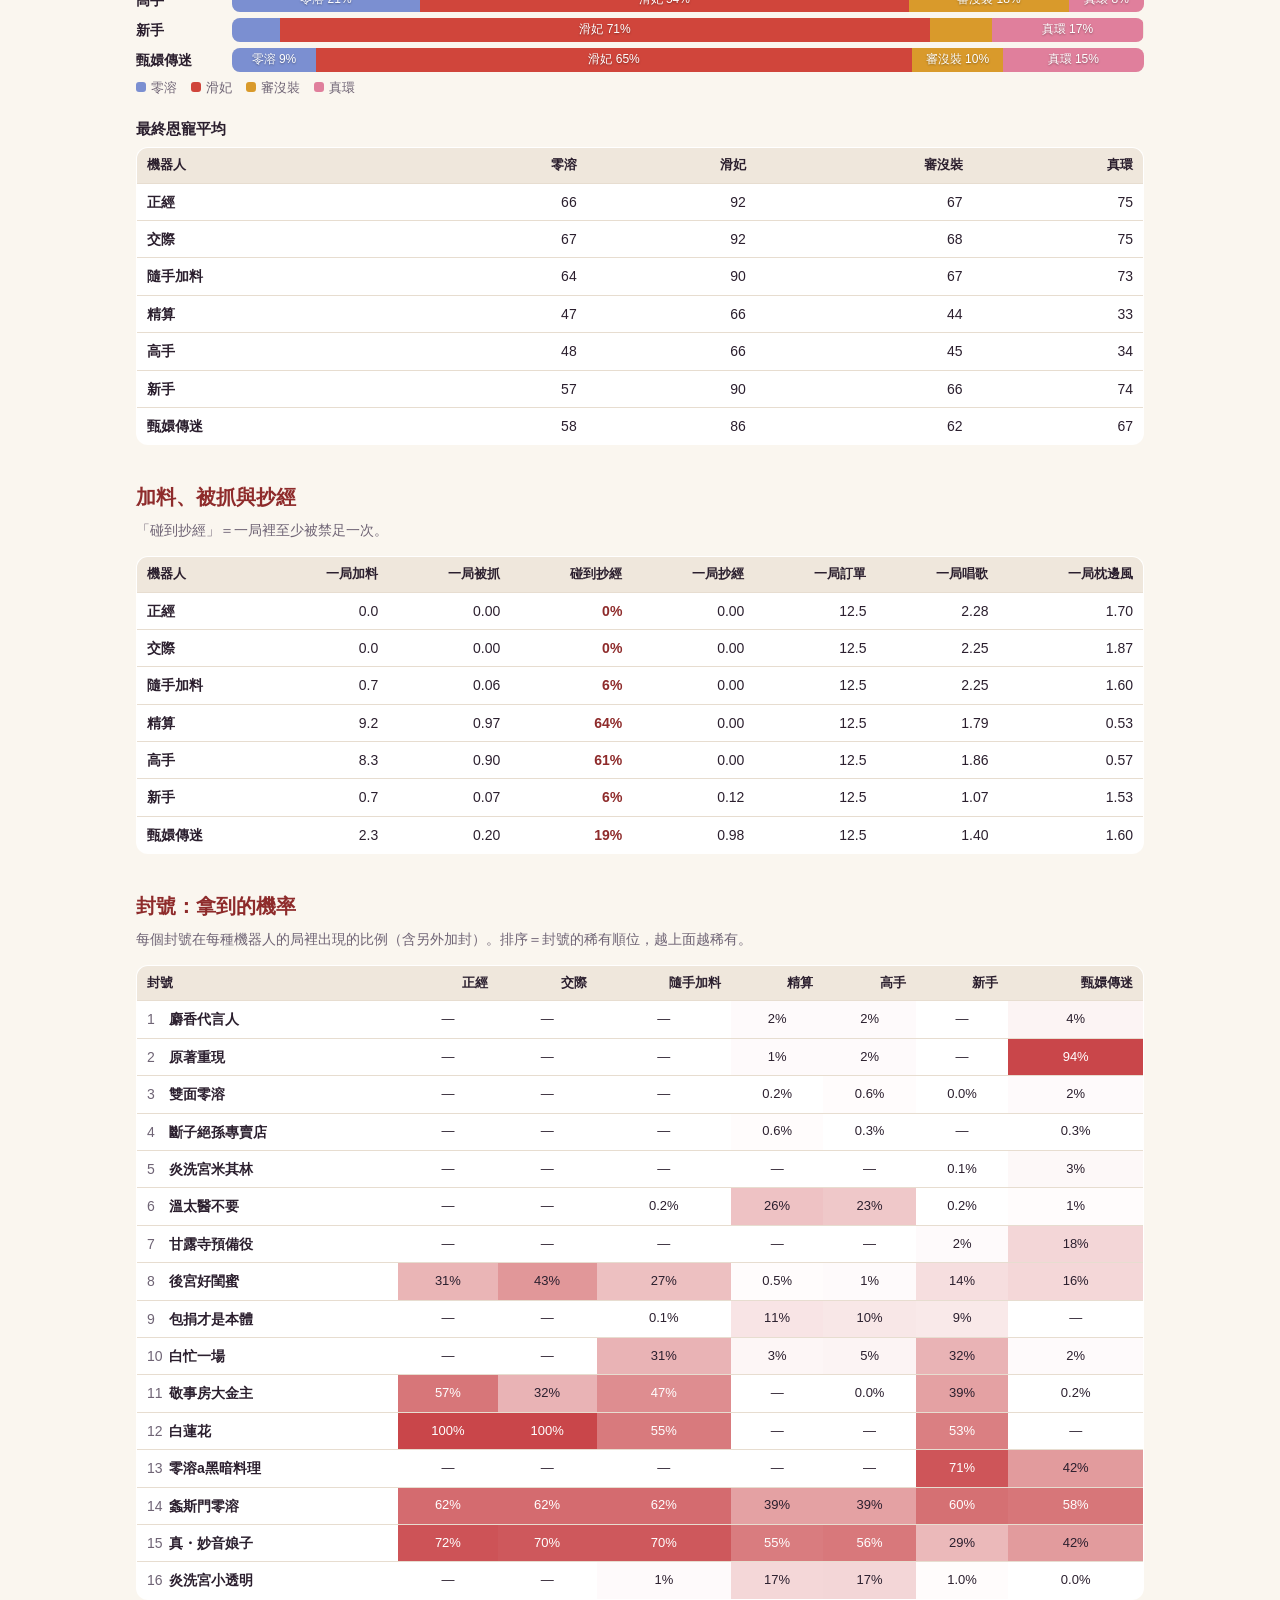
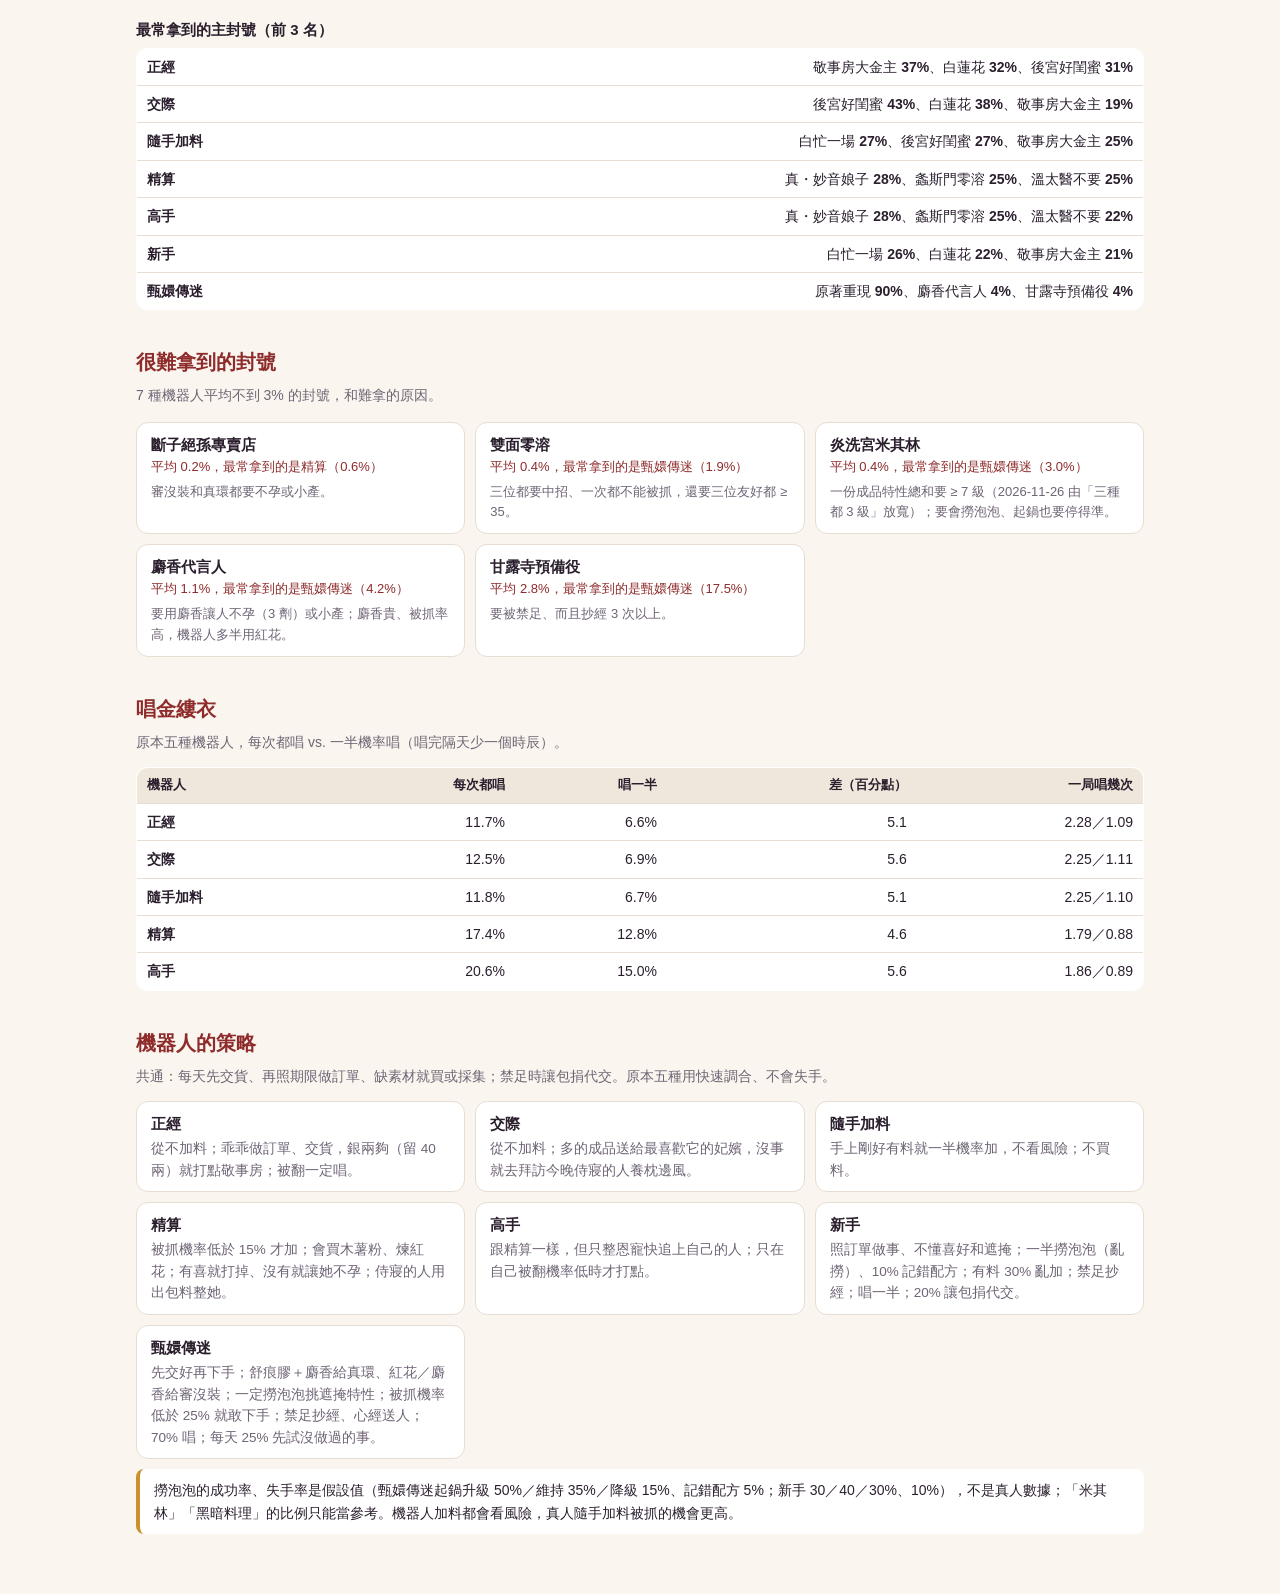
<file: docs/round2/sim-report.html>
<!doctype html>
<html lang="zh-Hant"><head><meta charset="utf-8"><meta name="viewport" content="width=device-width, initial-scale=1">
<title>數值模擬報告</title>
<style>
:root { --bg:#faf6ef; --card:#fff; --ink:#2b1f2e; --muted:#6f6475; --line:#e7ddd0; --accent:#8e2b2b; --gold:#c9902c; --track:#efe7dc; }
@media (prefers-color-scheme: dark) { :root { --bg:#17121c; --card:#221a29; --ink:#f1e8f7; --muted:#b5a6c2; --line:#3a2f45; --accent:#f08a7e; --gold:#f4c66a; --track:#2e2538; } }
* { box-sizing:border-box; }
body { margin:0; background:var(--bg); color:var(--ink); font:15px/1.6 'Noto Sans TC',-apple-system,'PingFang TC','Microsoft JhengHei',sans-serif; }
main { max-width:1040px; margin:0 auto; padding:28px 16px 60px; }
h1 { font-family:'Noto Serif TC','Songti TC',serif; font-size:28px; margin:0 0 4px; }
h2 { font-family:'Noto Serif TC','Songti TC',serif; font-size:20px; margin:36px 0 6px; color:var(--accent); }
.sub { color:var(--muted); margin:0 0 18px; }
.lead { color:var(--muted); margin:0 0 14px; font-size:14px; }
.cards { display:grid; grid-template-columns:repeat(auto-fit,minmax(220px,1fr)); gap:12px; }
.card { background:var(--card); border:1px solid var(--line); border-radius:14px; padding:14px 16px; }
.card .k { font-size:13px; color:var(--muted); } .card .v { font-size:24px; font-weight:800; margin-top:2px; } .card .n { font-size:13px; color:var(--muted); }
table { border-collapse:collapse; width:100%; background:var(--card); border:1px solid var(--line); border-radius:12px; overflow:hidden; font-size:14px; }
th, td { padding:7px 10px; border-bottom:1px solid var(--line); text-align:right; font-variant-numeric:tabular-nums; }
th { text-align:left; font-weight:700; white-space:nowrap; } thead th { background:var(--track); font-size:13px; text-align:right; } thead th:first-child { text-align:left; }
.wrap { overflow-x:auto; }
td.hl { font-weight:800; color:var(--accent); }
.wbar, .tbar { display:grid; grid-template-columns:86px 1fr 130px; gap:10px; align-items:center; margin:6px 0; }
.tbar { grid-template-columns:86px 1fr; }
.wn { font-weight:700; font-size:14px; }
.wtrack { position:relative; height:18px; background:var(--track); border-radius:9px; }
.wtrack i { position:absolute; inset:0 auto 0 0; background:var(--gold); border-radius:9px; }
.wtrack .was { position:absolute; top:-4px; bottom:-4px; width:3px; background:var(--ink); opacity:.55; border-radius:2px; }
.wv { font-weight:800; font-variant-numeric:tabular-nums; } .wv small { display:block; font-weight:400; color:var(--muted); font-size:12px; }
.stack { display:flex; height:24px; border-radius:8px; overflow:hidden; background:var(--track); }
.stack i { display:flex; align-items:center; justify-content:center; font-style:normal; font-size:12px; color:#fff; white-space:nowrap; overflow:hidden; text-shadow:0 1px 2px rgba(0,0,0,.35); }
.legend { display:flex; gap:14px; flex-wrap:wrap; font-size:13px; color:var(--muted); margin:6px 0 0; } .legend span::before { content:''; display:inline-block; width:10px; height:10px; border-radius:3px; background:var(--c); margin-right:5px; }
.titles th .no { display:inline-block; width:22px; color:var(--muted); font-weight:400; }
.titles td { text-align:center; font-size:13px; }
.rare { list-style:none; padding:0; display:grid; grid-template-columns:repeat(auto-fit,minmax(300px,1fr)); gap:10px; }
.rare li { background:var(--card); border:1px solid var(--line); border-radius:12px; padding:10px 14px; }
.rare .rv { display:block; font-size:13px; color:var(--accent); } .rare p { margin:4px 0 0; font-size:13px; color:var(--muted); }
.strat { display:grid; grid-template-columns:repeat(auto-fit,minmax(280px,1fr)); gap:10px; }
.sc { background:var(--card); border:1px solid var(--line); border-radius:12px; padding:10px 14px; } .sc h3 { margin:0 0 2px; font-size:15px; } .sc p { margin:0; font-size:13.5px; color:var(--muted); }
.note { background:var(--card); border-left:4px solid var(--gold); border-radius:8px; padding:10px 14px; font-size:14px; margin-top:10px; }
.find { margin:0; padding-left:20px; } .find li { margin:4px 0; }
</style></head><body><main>
<h1>數值模擬報告</h1>
<p class="sub">2026-11-26・你決定的版本（D 組＋被抓「更重」＋枕邊風 +10）・每種機器人 5000 局・一鍵採集・固定種子</p>

<div class="cards">
  <div class="card"><div class="k">最好贏的玩法</div><div class="v">高手 20.6%</div><div class="n">最難贏：新手 5.3%</div></div>
  <div class="card"><div class="k">加料玩家碰到抄經（至少被禁足一次）</div><div class="v">19%～64%</div><div class="n">精算、高手、甄嬛傳迷</div></div>
  <div class="card"><div class="k">最常恩寵第一的人</div><div class="v">滑妃 64%</div><div class="n">7 種機器人平均</div></div>
  <div class="card"><div class="k">很難拿到的封號（平均 &lt; 3%）</div><div class="v">5 個</div><div class="n">見下方「很難拿到的封號」</div></div>
</div>

<h2>重點</h2>
<ul class="find">
  <li>逆襲成功率整體下修：最好贏的高手是 20.6%，調整前是 31.8%。沒逆襲成功的局，最後多半是滑妃恩寵第一。</li>
  <li>加料型的玩家大約每 1.6～5.4 局會被禁足一次、碰到抄經；不加料的正經、交際永遠碰不到。</li>
  <li>唱金縷衣對勝率的影響見「唱金縷衣」一節：每次都唱和只唱一半，差 4.6～5.6 個百分點。</li>
  <li>甄嬛傳迷拿到「原著重現」的比例是 94%：只要刻意去做就很容易，其他機器人幾乎拿不到。</li>
  <li>放寬後的「炎洗宮米其林」（特性總和 ≥ 7）：甄嬛傳迷 3.0%、新手 0.1%；「包捐才是本體」（代交 ≥ 5 次）：新手 9.0%。</li>
</ul>

<h2>數值版本</h2>
<div class="wrap"><table><thead><tr><th>數值</th><th>調整前</th><th>這次</th></tr></thead><tbody>
<tr><th>每天訂單（0／1／2 張）</th><td>25／45／30%</td><td><b>15／45／40%</b></td></tr><tr><th>枕邊風恩寵</th><td>+15</td><td><b>+10</b></td></tr><tr><th>送禮友好係數（喜歡／普通／不喜歡的成品）</th><td>×1.2／1／0.8</td><td><b>×1.3／1.1／0.85</b></td></tr><tr><th>親自交貨友好</th><td>+5 起</td><td><b>+6 起</b></td></tr><tr><th>被抓基礎值（麝香／木薯粉、貓薄荷；紅花 45% 不變）</th><td>12／18%</td><td><b>18／25%</b></td></tr><tr><th>遮掩最多壓到／每點遮掩分</th><td>8%／−6%</td><td><b>12%／−4.5%</b></td></tr><tr><th>友好、交貨最多把被抓打到</th><td>×0.2、×0.5</td><td><b>×0.35、×0.65</b></td></tr><tr><th>炎洗宮米其林</th><td>三種特性都 3 級</td><td><b>特性總和 ≥ 7 級</b></td></tr><tr><th>包捐才是本體</th><td>全由包捐代交、至少 3 張</td><td><b>包捐代交 ≥ 5 次</b></td></tr>
</tbody></table></div>

<h2>逆襲成功率</h2>
<p class="lead">零溶恩寵第一的機率。直線是調整前的位置（橫軸到 40%）。</p>
<div class="wbar"><span class="wn">正經</span><span class="wtrack"><i style="width:29.3%"></i><b class="was" style="left:43.8%" title="調整前 17.5%"></b></span><span class="wv">11.7%<small>調整前 17.5%</small></span></div><div class="wbar"><span class="wn">交際</span><span class="wtrack"><i style="width:31.2%"></i><b class="was" style="left:43.6%" title="調整前 17.5%"></b></span><span class="wv">12.5%<small>調整前 17.5%</small></span></div><div class="wbar"><span class="wn">隨手加料</span><span class="wtrack"><i style="width:29.4%"></i><b class="was" style="left:42.8%" title="調整前 17.1%"></b></span><span class="wv">11.8%<small>調整前 17.1%</small></span></div><div class="wbar"><span class="wn">精算</span><span class="wtrack"><i style="width:43.5%"></i><b class="was" style="left:71.7%" title="調整前 28.7%"></b></span><span class="wv">17.4%<small>調整前 28.7%</small></span></div><div class="wbar"><span class="wn">高手</span><span class="wtrack"><i style="width:51.4%"></i><b class="was" style="left:79.5%" title="調整前 31.8%"></b></span><span class="wv">20.6%<small>調整前 31.8%</small></span></div><div class="wbar"><span class="wn">新手</span><span class="wtrack"><i style="width:13.3%"></i><b class="was" style="left:29.1%" title="調整前 11.7%"></b></span><span class="wv">5.3%<small>調整前 11.7%</small></span></div><div class="wbar"><span class="wn">甄嬛傳迷</span><span class="wtrack"><i style="width:23.1%"></i><b class="was" style="left:42.9%" title="調整前 17.1%"></b></span><span class="wv">9.2%<small>調整前 17.1%</small></span></div>

<h2>最後誰恩寵最高</h2>
<p class="lead">每種機器人的局裡，第 10 天結算後誰排第一。</p>
<div class="tbar"><span class="wn">正經</span><span class="stack"><i style="width:11.7%;background:#7b8fd1" title="零溶 11.7%">零溶 12%</i><i style="width:70.4%;background:#d0453b" title="滑妃 70.4%">滑妃 70%</i><i style="width:4.4%;background:#d99a2b" title="審沒裝 4.4%"></i><i style="width:13.4%;background:#e07f9c" title="真環 13.4%">真環 13%</i></span></div><div class="tbar"><span class="wn">交際</span><span class="stack"><i style="width:12.5%;background:#7b8fd1" title="零溶 12.5%">零溶 12%</i><i style="width:69.4%;background:#d0453b" title="滑妃 69.4%">滑妃 69%</i><i style="width:5.4%;background:#d99a2b" title="審沒裝 5.4%"></i><i style="width:12.7%;background:#e07f9c" title="真環 12.7%">真環 13%</i></span></div><div class="tbar"><span class="wn">隨手加料</span><span class="stack"><i style="width:11.8%;background:#7b8fd1" title="零溶 11.8%">零溶 12%</i><i style="width:66.4%;background:#d0453b" title="滑妃 66.4%">滑妃 66%</i><i style="width:6.7%;background:#d99a2b" title="審沒裝 6.7%"></i><i style="width:15.1%;background:#e07f9c" title="真環 15.1%">真環 15%</i></span></div><div class="tbar"><span class="wn">精算</span><span class="stack"><i style="width:17.4%;background:#7b8fd1" title="零溶 17.4%">零溶 17%</i><i style="width:54.4%;background:#d0453b" title="滑妃 54.4%">滑妃 54%</i><i style="width:18.0%;background:#d99a2b" title="審沒裝 18.0%">審沒裝 18%</i><i style="width:10.2%;background:#e07f9c" title="真環 10.2%">真環 10%</i></span></div><div class="tbar"><span class="wn">高手</span><span class="stack"><i style="width:20.6%;background:#7b8fd1" title="零溶 20.6%">零溶 21%</i><i style="width:53.6%;background:#d0453b" title="滑妃 53.6%">滑妃 54%</i><i style="width:17.6%;background:#d99a2b" title="審沒裝 17.6%">審沒裝 18%</i><i style="width:8.2%;background:#e07f9c" title="真環 8.2%">真環 8%</i></span></div><div class="tbar"><span class="wn">新手</span><span class="stack"><i style="width:5.3%;background:#7b8fd1" title="零溶 5.3%"></i><i style="width:71.2%;background:#d0453b" title="滑妃 71.2%">滑妃 71%</i><i style="width:6.8%;background:#d99a2b" title="審沒裝 6.8%"></i><i style="width:16.6%;background:#e07f9c" title="真環 16.6%">真環 17%</i></span></div><div class="tbar"><span class="wn">甄嬛傳迷</span><span class="stack"><i style="width:9.2%;background:#7b8fd1" title="零溶 9.2%">零溶 9%</i><i style="width:65.4%;background:#d0453b" title="滑妃 65.4%">滑妃 65%</i><i style="width:9.9%;background:#d99a2b" title="審沒裝 9.9%">審沒裝 10%</i><i style="width:15.5%;background:#e07f9c" title="真環 15.5%">真環 15%</i></span></div>
<div class="legend"><span style="--c:#7b8fd1">零溶</span><span style="--c:#d0453b">滑妃</span><span style="--c:#d99a2b">審沒裝</span><span style="--c:#e07f9c">真環</span></div>
<h3 style="font-size:15px;margin:18px 0 6px">最終恩寵平均</h3>
<div class="wrap"><table><thead><tr><th>機器人</th><th>零溶</th><th>滑妃</th><th>審沒裝</th><th>真環</th></tr></thead><tbody><tr><th>正經</th><td>66</td><td>92</td><td>67</td><td>75</td></tr><tr><th>交際</th><td>67</td><td>92</td><td>68</td><td>75</td></tr><tr><th>隨手加料</th><td>64</td><td>90</td><td>67</td><td>73</td></tr><tr><th>精算</th><td>47</td><td>66</td><td>44</td><td>33</td></tr><tr><th>高手</th><td>48</td><td>66</td><td>45</td><td>34</td></tr><tr><th>新手</th><td>57</td><td>90</td><td>66</td><td>74</td></tr><tr><th>甄嬛傳迷</th><td>58</td><td>86</td><td>62</td><td>67</td></tr></tbody></table></div>

<h2>加料、被抓與抄經</h2>
<p class="lead">「碰到抄經」＝一局裡至少被禁足一次。</p>
<div class="wrap"><table><thead><tr><th>機器人</th><th>一局加料</th><th>一局被抓</th><th>碰到抄經</th><th>一局抄經</th><th>一局訂單</th><th>一局唱歌</th><th>一局枕邊風</th></tr></thead><tbody><tr><th>正經</th><td>0.0</td><td>0.00</td><td class="hl">0%</td><td>0.00</td><td>12.5</td><td>2.28</td><td>1.70</td></tr><tr><th>交際</th><td>0.0</td><td>0.00</td><td class="hl">0%</td><td>0.00</td><td>12.5</td><td>2.25</td><td>1.87</td></tr><tr><th>隨手加料</th><td>0.7</td><td>0.06</td><td class="hl">6%</td><td>0.00</td><td>12.5</td><td>2.25</td><td>1.60</td></tr><tr><th>精算</th><td>9.2</td><td>0.97</td><td class="hl">64%</td><td>0.00</td><td>12.5</td><td>1.79</td><td>0.53</td></tr><tr><th>高手</th><td>8.3</td><td>0.90</td><td class="hl">61%</td><td>0.00</td><td>12.5</td><td>1.86</td><td>0.57</td></tr><tr><th>新手</th><td>0.7</td><td>0.07</td><td class="hl">6%</td><td>0.12</td><td>12.5</td><td>1.07</td><td>1.53</td></tr><tr><th>甄嬛傳迷</th><td>2.3</td><td>0.20</td><td class="hl">19%</td><td>0.98</td><td>12.5</td><td>1.40</td><td>1.60</td></tr></tbody></table></div>

<h2>封號：拿到的機率</h2>
<p class="lead">每個封號在每種機器人的局裡出現的比例（含另外加封）。排序＝封號的稀有順位，越上面越稀有。</p>
<div class="wrap"><table class="titles"><thead><tr><th>封號</th><th>正經</th><th>交際</th><th>隨手加料</th><th>精算</th><th>高手</th><th>新手</th><th>甄嬛傳迷</th></tr></thead><tbody><tr><th><span class="no">1</span>麝香代言人</th><td style="background:rgba(192,38,43,0.00);color:inherit">—</td><td style="background:rgba(192,38,43,0.00);color:inherit">—</td><td style="background:rgba(192,38,43,0.00);color:inherit">—</td><td style="background:rgba(192,38,43,0.02);color:inherit">2%</td><td style="background:rgba(192,38,43,0.02);color:inherit">2%</td><td style="background:rgba(192,38,43,0.00);color:inherit">—</td><td style="background:rgba(192,38,43,0.05);color:inherit">4%</td></tr><tr><th><span class="no">2</span>原著重現</th><td style="background:rgba(192,38,43,0.00);color:inherit">—</td><td style="background:rgba(192,38,43,0.00);color:inherit">—</td><td style="background:rgba(192,38,43,0.00);color:inherit">—</td><td style="background:rgba(192,38,43,0.02);color:inherit">1%</td><td style="background:rgba(192,38,43,0.02);color:inherit">2%</td><td style="background:rgba(192,38,43,0.00);color:inherit">—</td><td style="background:rgba(192,38,43,0.85);color:#fff">94%</td></tr><tr><th><span class="no">3</span>雙面零溶</th><td style="background:rgba(192,38,43,0.00);color:inherit">—</td><td style="background:rgba(192,38,43,0.00);color:inherit">—</td><td style="background:rgba(192,38,43,0.00);color:inherit">—</td><td style="background:rgba(192,38,43,0.00);color:inherit">0.2%</td><td style="background:rgba(192,38,43,0.01);color:inherit">0.6%</td><td style="background:rgba(192,38,43,0.00);color:inherit">0.0%</td><td style="background:rgba(192,38,43,0.02);color:inherit">2%</td></tr><tr><th><span class="no">4</span>斷子絕孫專賣店</th><td style="background:rgba(192,38,43,0.00);color:inherit">—</td><td style="background:rgba(192,38,43,0.00);color:inherit">—</td><td style="background:rgba(192,38,43,0.00);color:inherit">—</td><td style="background:rgba(192,38,43,0.01);color:inherit">0.6%</td><td style="background:rgba(192,38,43,0.00);color:inherit">0.3%</td><td style="background:rgba(192,38,43,0.00);color:inherit">—</td><td style="background:rgba(192,38,43,0.00);color:inherit">0.3%</td></tr><tr><th><span class="no">5</span>炎洗宮米其林</th><td style="background:rgba(192,38,43,0.00);color:inherit">—</td><td style="background:rgba(192,38,43,0.00);color:inherit">—</td><td style="background:rgba(192,38,43,0.00);color:inherit">—</td><td style="background:rgba(192,38,43,0.00);color:inherit">—</td><td style="background:rgba(192,38,43,0.00);color:inherit">—</td><td style="background:rgba(192,38,43,0.00);color:inherit">0.1%</td><td style="background:rgba(192,38,43,0.03);color:inherit">3%</td></tr><tr><th><span class="no">6</span>溫太醫不要</th><td style="background:rgba(192,38,43,0.00);color:inherit">—</td><td style="background:rgba(192,38,43,0.00);color:inherit">—</td><td style="background:rgba(192,38,43,0.00);color:inherit">0.2%</td><td style="background:rgba(192,38,43,0.28);color:inherit">26%</td><td style="background:rgba(192,38,43,0.25);color:inherit">23%</td><td style="background:rgba(192,38,43,0.00);color:inherit">0.2%</td><td style="background:rgba(192,38,43,0.01);color:inherit">1%</td></tr><tr><th><span class="no">7</span>甘露寺預備役</th><td style="background:rgba(192,38,43,0.00);color:inherit">—</td><td style="background:rgba(192,38,43,0.00);color:inherit">—</td><td style="background:rgba(192,38,43,0.00);color:inherit">—</td><td style="background:rgba(192,38,43,0.00);color:inherit">—</td><td style="background:rgba(192,38,43,0.00);color:inherit">—</td><td style="background:rgba(192,38,43,0.02);color:inherit">2%</td><td style="background:rgba(192,38,43,0.19);color:inherit">18%</td></tr><tr><th><span class="no">8</span>後宮好閨蜜</th><td style="background:rgba(192,38,43,0.34);color:inherit">31%</td><td style="background:rgba(192,38,43,0.48);color:inherit">43%</td><td style="background:rgba(192,38,43,0.29);color:inherit">27%</td><td style="background:rgba(192,38,43,0.01);color:inherit">0.5%</td><td style="background:rgba(192,38,43,0.02);color:inherit">1%</td><td style="background:rgba(192,38,43,0.15);color:inherit">14%</td><td style="background:rgba(192,38,43,0.18);color:inherit">16%</td></tr><tr><th><span class="no">9</span>包捐才是本體</th><td style="background:rgba(192,38,43,0.00);color:inherit">—</td><td style="background:rgba(192,38,43,0.00);color:inherit">—</td><td style="background:rgba(192,38,43,0.00);color:inherit">0.1%</td><td style="background:rgba(192,38,43,0.12);color:inherit">11%</td><td style="background:rgba(192,38,43,0.11);color:inherit">10%</td><td style="background:rgba(192,38,43,0.10);color:inherit">9%</td><td style="background:rgba(192,38,43,0.00);color:inherit">—</td></tr><tr><th><span class="no">10</span>白忙一場</th><td style="background:rgba(192,38,43,0.00);color:inherit">—</td><td style="background:rgba(192,38,43,0.00);color:inherit">—</td><td style="background:rgba(192,38,43,0.35);color:inherit">31%</td><td style="background:rgba(192,38,43,0.04);color:inherit">3%</td><td style="background:rgba(192,38,43,0.05);color:inherit">5%</td><td style="background:rgba(192,38,43,0.35);color:inherit">32%</td><td style="background:rgba(192,38,43,0.02);color:inherit">2%</td></tr><tr><th><span class="no">11</span>敬事房大金主</th><td style="background:rgba(192,38,43,0.63);color:#fff">57%</td><td style="background:rgba(192,38,43,0.35);color:inherit">32%</td><td style="background:rgba(192,38,43,0.52);color:#fff">47%</td><td style="background:rgba(192,38,43,0.00);color:inherit">—</td><td style="background:rgba(192,38,43,0.00);color:inherit">0.0%</td><td style="background:rgba(192,38,43,0.43);color:inherit">39%</td><td style="background:rgba(192,38,43,0.00);color:inherit">0.2%</td></tr><tr><th><span class="no">12</span>白蓮花</th><td style="background:rgba(192,38,43,0.85);color:#fff">100%</td><td style="background:rgba(192,38,43,0.85);color:#fff">100%</td><td style="background:rgba(192,38,43,0.61);color:#fff">55%</td><td style="background:rgba(192,38,43,0.00);color:inherit">—</td><td style="background:rgba(192,38,43,0.00);color:inherit">—</td><td style="background:rgba(192,38,43,0.59);color:#fff">53%</td><td style="background:rgba(192,38,43,0.00);color:inherit">—</td></tr><tr><th><span class="no">13</span>零溶a黑暗料理</th><td style="background:rgba(192,38,43,0.00);color:inherit">—</td><td style="background:rgba(192,38,43,0.00);color:inherit">—</td><td style="background:rgba(192,38,43,0.00);color:inherit">—</td><td style="background:rgba(192,38,43,0.00);color:inherit">—</td><td style="background:rgba(192,38,43,0.00);color:inherit">—</td><td style="background:rgba(192,38,43,0.78);color:#fff">71%</td><td style="background:rgba(192,38,43,0.46);color:inherit">42%</td></tr><tr><th><span class="no">14</span>螽斯門零溶</th><td style="background:rgba(192,38,43,0.68);color:#fff">62%</td><td style="background:rgba(192,38,43,0.68);color:#fff">62%</td><td style="background:rgba(192,38,43,0.68);color:#fff">62%</td><td style="background:rgba(192,38,43,0.43);color:inherit">39%</td><td style="background:rgba(192,38,43,0.43);color:inherit">39%</td><td style="background:rgba(192,38,43,0.66);color:#fff">60%</td><td style="background:rgba(192,38,43,0.63);color:#fff">58%</td></tr><tr><th><span class="no">15</span>真・妙音娘子</th><td style="background:rgba(192,38,43,0.79);color:#fff">72%</td><td style="background:rgba(192,38,43,0.77);color:#fff">70%</td><td style="background:rgba(192,38,43,0.77);color:#fff">70%</td><td style="background:rgba(192,38,43,0.60);color:#fff">55%</td><td style="background:rgba(192,38,43,0.62);color:#fff">56%</td><td style="background:rgba(192,38,43,0.32);color:inherit">29%</td><td style="background:rgba(192,38,43,0.46);color:inherit">42%</td></tr><tr><th><span class="no">16</span>炎洗宮小透明</th><td style="background:rgba(192,38,43,0.00);color:inherit">—</td><td style="background:rgba(192,38,43,0.00);color:inherit">—</td><td style="background:rgba(192,38,43,0.02);color:inherit">1%</td><td style="background:rgba(192,38,43,0.18);color:inherit">17%</td><td style="background:rgba(192,38,43,0.19);color:inherit">17%</td><td style="background:rgba(192,38,43,0.01);color:inherit">1.0%</td><td style="background:rgba(192,38,43,0.00);color:inherit">0.0%</td></tr></tbody></table></div>
<h3 style="font-size:15px;margin:18px 0 6px">最常拿到的主封號（前 3 名）</h3>
<div class="wrap"><table><tbody><tr><th>正經</th><td>敬事房大金主 <b>37%</b>、白蓮花 <b>32%</b>、後宮好閨蜜 <b>31%</b></td></tr><tr><th>交際</th><td>後宮好閨蜜 <b>43%</b>、白蓮花 <b>38%</b>、敬事房大金主 <b>19%</b></td></tr><tr><th>隨手加料</th><td>白忙一場 <b>27%</b>、後宮好閨蜜 <b>27%</b>、敬事房大金主 <b>25%</b></td></tr><tr><th>精算</th><td>真・妙音娘子 <b>28%</b>、螽斯門零溶 <b>25%</b>、溫太醫不要 <b>25%</b></td></tr><tr><th>高手</th><td>真・妙音娘子 <b>28%</b>、螽斯門零溶 <b>25%</b>、溫太醫不要 <b>22%</b></td></tr><tr><th>新手</th><td>白忙一場 <b>26%</b>、白蓮花 <b>22%</b>、敬事房大金主 <b>21%</b></td></tr><tr><th>甄嬛傳迷</th><td>原著重現 <b>90%</b>、麝香代言人 <b>4%</b>、甘露寺預備役 <b>4%</b></td></tr></tbody></table></div>

<h2>很難拿到的封號</h2>
<p class="lead">7 種機器人平均不到 3% 的封號，和難拿的原因。</p>
<ul class="rare"><li><b>斷子絕孫專賣店</b><span class="rv">平均 0.2%，最常拿到的是精算（0.6%）</span><p>審沒裝和真環都要不孕或小產。</p></li><li><b>雙面零溶</b><span class="rv">平均 0.4%，最常拿到的是甄嬛傳迷（1.9%）</span><p>三位都要中招、一次都不能被抓，還要三位友好都 ≥ 35。</p></li><li><b>炎洗宮米其林</b><span class="rv">平均 0.4%，最常拿到的是甄嬛傳迷（3.0%）</span><p>一份成品特性總和要 ≥ 7 級（2026-11-26 由「三種都 3 級」放寬）；要會撈泡泡、起鍋也要停得準。</p></li><li><b>麝香代言人</b><span class="rv">平均 1.1%，最常拿到的是甄嬛傳迷（4.2%）</span><p>要用麝香讓人不孕（3 劑）或小產；麝香貴、被抓率高，機器人多半用紅花。</p></li><li><b>甘露寺預備役</b><span class="rv">平均 2.8%，最常拿到的是甄嬛傳迷（17.5%）</span><p>要被禁足、而且抄經 3 次以上。</p></li></ul>

<h2>唱金縷衣</h2>
<p class="lead">原本五種機器人，每次都唱 vs. 一半機率唱（唱完隔天少一個時辰）。</p>
<div class="wrap"><table><thead><tr><th>機器人</th><th>每次都唱</th><th>唱一半</th><th>差（百分點）</th><th>一局唱幾次</th></tr></thead><tbody><tr><th>正經</th><td>11.7%</td><td>6.6%</td><td>5.1</td><td>2.28／1.09</td></tr><tr><th>交際</th><td>12.5%</td><td>6.9%</td><td>5.6</td><td>2.25／1.11</td></tr><tr><th>隨手加料</th><td>11.8%</td><td>6.7%</td><td>5.1</td><td>2.25／1.10</td></tr><tr><th>精算</th><td>17.4%</td><td>12.8%</td><td>4.6</td><td>1.79／0.88</td></tr><tr><th>高手</th><td>20.6%</td><td>15.0%</td><td>5.6</td><td>1.86／0.89</td></tr></tbody></table></div>

<h2>機器人的策略</h2>
<p class="lead">共通：每天先交貨、再照期限做訂單、缺素材就買或採集；禁足時讓包捐代交。原本五種用快速調合、不會失手。</p>
<div class="strat"><div class="sc"><h3>正經</h3><p>從不加料；乖乖做訂單、交貨，銀兩夠（留 40 兩）就打點敬事房；被翻一定唱。</p></div><div class="sc"><h3>交際</h3><p>從不加料；多的成品送給最喜歡它的妃嬪，沒事就去拜訪今晚侍寢的人養枕邊風。</p></div><div class="sc"><h3>隨手加料</h3><p>手上剛好有料就一半機率加，不看風險；不買料。</p></div><div class="sc"><h3>精算</h3><p>被抓機率低於 15% 才加；會買木薯粉、煉紅花；有喜就打掉、沒有就讓她不孕；侍寢的人用出包料整她。</p></div><div class="sc"><h3>高手</h3><p>跟精算一樣，但只整恩寵快追上自己的人；只在自己被翻機率低時才打點。</p></div><div class="sc"><h3>新手</h3><p>照訂單做事、不懂喜好和遮掩；一半撈泡泡（亂撈）、10% 記錯配方；有料 30% 亂加；禁足抄經；唱一半；20% 讓包捐代交。</p></div><div class="sc"><h3>甄嬛傳迷</h3><p>先交好再下手；舒痕膠＋麝香給真環、紅花／麝香給審沒裝；一定撈泡泡挑遮掩特性；被抓機率低於 25% 就敢下手；禁足抄經、心經送人；70% 唱；每天 25% 先試沒做過的事。</p></div></div>
<div class="note">撈泡泡的成功率、失手率是假設值（甄嬛傳迷起鍋升級 50%／維持 35%／降級 15%、記錯配方 5%；新手 30／40／30%、10%），不是真人數據；「米其林」「黑暗料理」的比例只能當參考。機器人加料都會看風險，真人隨手加料被抓的機會更高。</div>
</main></body></html>
</file>
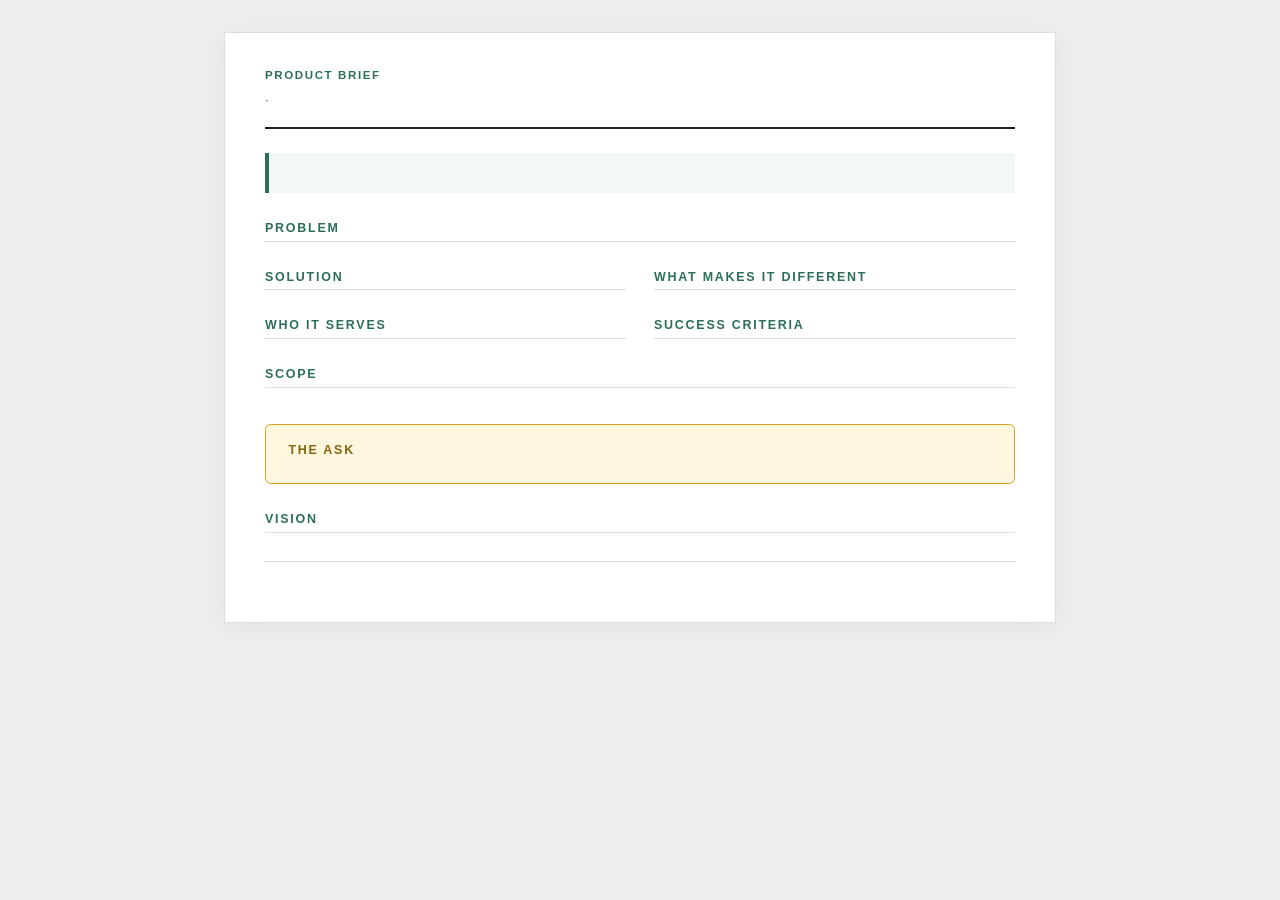
<file: .agents/skills/bmad-agent-analyst/assets/brief-view.html>
<!doctype html>
<html lang="en">
<head>
<meta charset="utf-8">
<meta name="viewport" content="width=device-width, initial-scale=1">
<title data-field="title">Product brief</title>
<style>
:root {
  color-scheme: light;
  --page: #ecefec; --paper: #ffffff; --ink: #1c2321; --muted: #5f6b67; --rule: #d8dfdc;
  --accent: #2c6e5a; --lead: #f3f7f5; --ask: #fff6e0; --ask-rule: #d9a521;
  --sans: -apple-system, BlinkMacSystemFont, "Segoe UI", Roboto, Arial, sans-serif;
  --serif: Georgia, "Iowan Old Style", "Times New Roman", serif;
}
* { box-sizing: border-box; }
html { background: var(--page); }
body { margin: 0; padding: 2rem 1rem 3rem; font: 16px/1.6 var(--sans); color: var(--ink); }
main { max-width: 52rem; margin: 0 auto; background: var(--paper); border: 1px solid var(--rule); box-shadow: 0 0.25rem 1.5rem rgb(0 0 0 / 6%); padding: 2.25rem 2.5rem 2.5rem; }
header { padding-bottom: 1rem; border-bottom: 2px solid var(--ink); }
.kicker { margin: 0 0 0.3rem; font: 700 0.72rem/1.2 var(--sans); letter-spacing: 0.14em; text-transform: uppercase; color: var(--accent); }
h1 { margin: 0; font: 700 2.1rem/1.15 var(--serif); letter-spacing: -0.01em; }
.meta { margin: 0.4rem 0 0; font-size: 0.85rem; color: var(--muted); }
.meta span + span::before { content: " · "; }
.lead { margin-top: 1.5rem; padding: 1.25rem 1.5rem; background: var(--lead); border-left: 4px solid var(--accent); font: 1.08rem/1.6 var(--serif); }
.lead p { margin: 0 0 0.85rem; }
.lead > div > :last-child > :last-child { margin-bottom: 0; }
.grid { display: grid; grid-template-columns: repeat(2, minmax(0, 1fr)); gap: 1.25rem 1.75rem; margin-top: 1.75rem; }
.grid section { min-width: 0; }
.grid .wide { grid-column: 1 / -1; }
section > h2 { margin: 0 0 0.5rem; padding-bottom: 0.3rem; border-bottom: 1px solid var(--rule); font: 700 0.78rem/1.2 var(--sans); letter-spacing: 0.14em; text-transform: uppercase; color: var(--accent); }
section p, section ul, section ol { margin: 0 0 0.75rem; }
section ul, section ol { padding-left: 1.2rem; }
section h3 { margin: 0.9rem 0 0.3rem; font-size: 0.95rem; }
.ask { margin-top: 1.75rem; padding: 1.1rem 1.4rem; background: var(--ask); border: 1px solid var(--ask-rule); border-radius: 0.35rem; }
.ask > h2 { border: 0; padding: 0; color: #86630c; }
.vision { margin-top: 1.75rem; font: italic 1.02rem/1.6 var(--serif); color: var(--muted); }
.vision > h2 { font-style: normal; }
.rest { margin-top: 1.75rem; padding-top: 1.25rem; border-top: 1px solid var(--rule); font-size: 0.95rem; }
.rest h2 { margin: 0 0 0.5rem; font: 700 0.78rem/1.2 var(--sans); letter-spacing: 0.14em; text-transform: uppercase; color: var(--muted); }
table { width: 100%; border-collapse: collapse; margin: 0 0 1rem; font-size: 0.88rem; }
th, td { padding: 0.35rem 0.5rem; border: 1px solid var(--rule); text-align: left; vertical-align: top; }
pre { white-space: pre-wrap; font: 0.9rem/1.5 var(--sans); margin: 0; }
a { color: var(--accent); }
@media (max-width: 40rem) {
  body { padding: 1rem 0.75rem 2rem; }
  main { padding: 1.5rem 1.25rem; }
  h1 { font-size: 1.65rem; }
  .grid { grid-template-columns: minmax(0, 1fr); }
}
@media print {
  html { background: none; }
  body { padding: 0; }
  main { border: 0; box-shadow: none; padding: 0; max-width: none; }
  .grid section { break-inside: avoid; }
}
</style>
</head>
<body>
<main>
  <header>
    <p class="kicker">Product brief</p>
    <h1 data-field="title"></h1>
    <p class="meta"><span data-field="updated"></span><span data-field="status"></span></p>
  </header>
  <section class="lead" data-section="Executive summary"><div data-body></div></section>
  <div class="grid">
    <section class="wide" data-section="Problem"><h2>Problem</h2><div data-body></div></section>
    <section data-section="Solution"><h2>Solution</h2><div data-body></div></section>
    <section data-section="What makes it different"><h2>What makes it different</h2><div data-body></div></section>
    <section data-section="Who it serves"><h2>Who it serves</h2><div data-body></div></section>
    <section data-section="Success criteria"><h2>Success criteria</h2><div data-body></div></section>
    <section class="wide" data-section="Scope"><h2>Scope</h2><div data-body></div></section>
  </div>
  <section class="ask" data-section="The ask"><h2>The ask</h2><div data-body></div></section>
  <section class="vision" data-section="Vision"><h2>Vision</h2><div data-body></div></section>
  <section class="rest" data-rest></section>
</main>
</body>
</html>
</file>
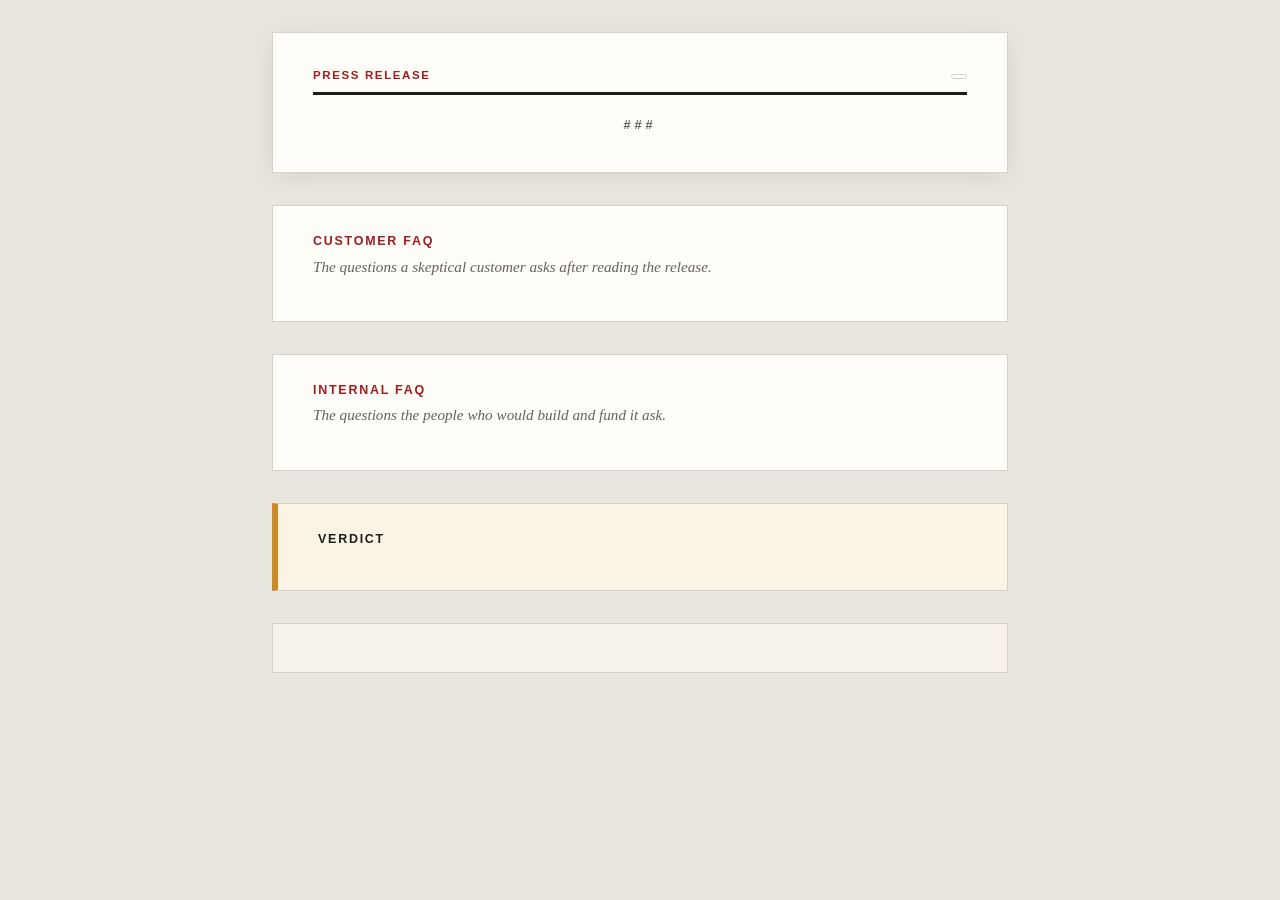
<file: .agents/skills/bmad-agent-analyst/assets/prfaq-view.html>
<!doctype html>
<html lang="en">
<head>
<meta charset="utf-8">
<meta name="viewport" content="width=device-width, initial-scale=1">
<title data-field="title">PRFAQ</title>
<style>
:root {
  color-scheme: light;
  --page: #e9e6df; --paper: #fffdf8; --ink: #1d1d1b; --muted: #66625a; --rule: #d7d1c4;
  --accent: #9f1d20; --panel: #f6f2e9; --verdict: #fbf3e4; --verdict-rule: #c98a2b;
  --serif: Georgia, "Iowan Old Style", "Times New Roman", serif;
  --sans: -apple-system, BlinkMacSystemFont, "Segoe UI", Roboto, Arial, sans-serif;
}
* { box-sizing: border-box; }
html { background: var(--page); }
body { margin: 0; padding: 2rem 1rem 3rem; font: 17px/1.6 var(--serif); color: var(--ink); }
main { max-width: 46rem; margin: 0 auto; }
.wire { background: var(--paper); border: 1px solid var(--rule); padding: 2.25rem 2.5rem 2.5rem; box-shadow: 0 0.25rem 1.5rem rgb(0 0 0 / 8%); }
.masthead { display: flex; flex-wrap: wrap; gap: 0.5rem 1rem; justify-content: space-between; align-items: baseline; padding-bottom: 0.6rem; border-bottom: 3px solid var(--ink); font: 700 0.72rem/1.2 var(--sans); letter-spacing: 0.14em; text-transform: uppercase; }
.masthead .release { color: var(--accent); }
.masthead .meta { display: flex; gap: 0.75rem; color: var(--muted); font-weight: 600; }
.status { padding: 0.1rem 0.45rem; border: 1px solid var(--rule); border-radius: 0.2rem; }
.product { margin: 1.1rem 0 0; font: 600 0.85rem/1.3 var(--sans); letter-spacing: 0.08em; text-transform: uppercase; color: var(--muted); }
.release-body h3:first-child { margin: 0.35rem 0 0.6rem; font: 700 2.1rem/1.15 var(--serif); letter-spacing: -0.01em; }
.release-body h3:first-child + p { margin: 0 0 1.4rem; padding-bottom: 1.1rem; border-bottom: 1px solid var(--rule); font-size: 1.15rem; line-height: 1.45; color: var(--muted); }
.release-body h3:first-child + p strong { font-weight: 400; }
.release-body p { margin: 0 0 1rem; }
.release-body ol, .release-body ul { margin: 0 0 1rem; padding-left: 1.4rem; }
.release-body blockquote { margin: 1.25rem 0; padding: 0 0 0 1rem; border-left: 3px solid var(--accent); font-style: italic; }
.end { margin: 1.5rem 0 0; text-align: center; font: 700 0.8rem/1 var(--sans); letter-spacing: 0.3em; color: var(--muted); }
.faq { margin-top: 2rem; padding: 1.75rem 2.5rem 1.5rem; background: var(--paper); border: 1px solid var(--rule); }
.faq h2, .verdict h2, .rest h2 { margin: 0 0 1rem; font: 700 0.78rem/1.2 var(--sans); letter-spacing: 0.14em; text-transform: uppercase; color: var(--accent); }
.faq .who { margin: -0.6rem 0 1.25rem; padding: 0; border: 0; font: italic 0.95rem/1.4 var(--serif); color: var(--muted); }
.faq p { margin: 0 0 1.1rem; padding-bottom: 1.1rem; border-bottom: 1px solid var(--panel); }
.faq p:last-child { border-bottom: 0; padding-bottom: 0; }
.faq p > strong:first-child { display: block; margin-bottom: 0.3rem; font: 700 1rem/1.4 var(--sans); }
.faq h3 { margin: 1.25rem 0 0.4rem; font: 700 1rem/1.4 var(--sans); }
.verdict { margin-top: 2rem; padding: 1.75rem 2.5rem; background: var(--verdict); border: 1px solid var(--rule); border-left: 6px solid var(--verdict-rule); }
.verdict h2 { color: var(--ink); }
.verdict h3 { margin: 1.1rem 0 0.35rem; font: 700 0.95rem/1.3 var(--sans); }
.verdict p { margin: 0 0 0.9rem; }
.rest { margin-top: 2rem; padding: 1.5rem 2.5rem; background: var(--panel); border: 1px solid var(--rule); font-size: 0.95rem; }
table { width: 100%; border-collapse: collapse; margin: 0 0 1rem; font: 0.88rem/1.4 var(--sans); }
th, td { padding: 0.35rem 0.5rem; border: 1px solid var(--rule); text-align: left; vertical-align: top; }
th { background: var(--panel); }
pre { white-space: pre-wrap; font: 0.9rem/1.5 var(--sans); margin: 0; }
a { color: var(--accent); }
@media (max-width: 40rem) {
  body { padding: 1rem 0.75rem 2rem; font-size: 16px; }
  .wire, .faq, .verdict, .rest { padding-left: 1.25rem; padding-right: 1.25rem; }
  .release-body h3:first-child { font-size: 1.6rem; }
}
@media print {
  html { background: none; }
  body { padding: 0; }
  .wire, .faq, .verdict, .rest { box-shadow: none; break-inside: auto; }
  .faq, .verdict { break-before: page; }
}
</style>
</head>
<body>
<main>
  <article class="wire">
    <header class="masthead">
      <span class="release">Press release</span>
      <span class="meta"><span data-field="updated"></span><span class="status" data-field="status"></span></span>
    </header>
    <p class="product" data-field="title"></p>
    <div class="release-body" data-section="Press release"></div>
    <p class="end">###</p>
  </article>
  <section class="faq" data-section="Customer FAQ"><h2>Customer FAQ</h2><p class="who">The questions a skeptical customer asks after reading the release.</p><div data-body></div></section>
  <section class="faq" data-section="Internal FAQ"><h2>Internal FAQ</h2><p class="who">The questions the people who would build and fund it ask.</p><div data-body></div></section>
  <section class="verdict" data-section="Verdict"><h2>Verdict</h2><div data-body></div></section>
  <section class="rest" data-rest></section>
</main>
</body>
</html>
</file>
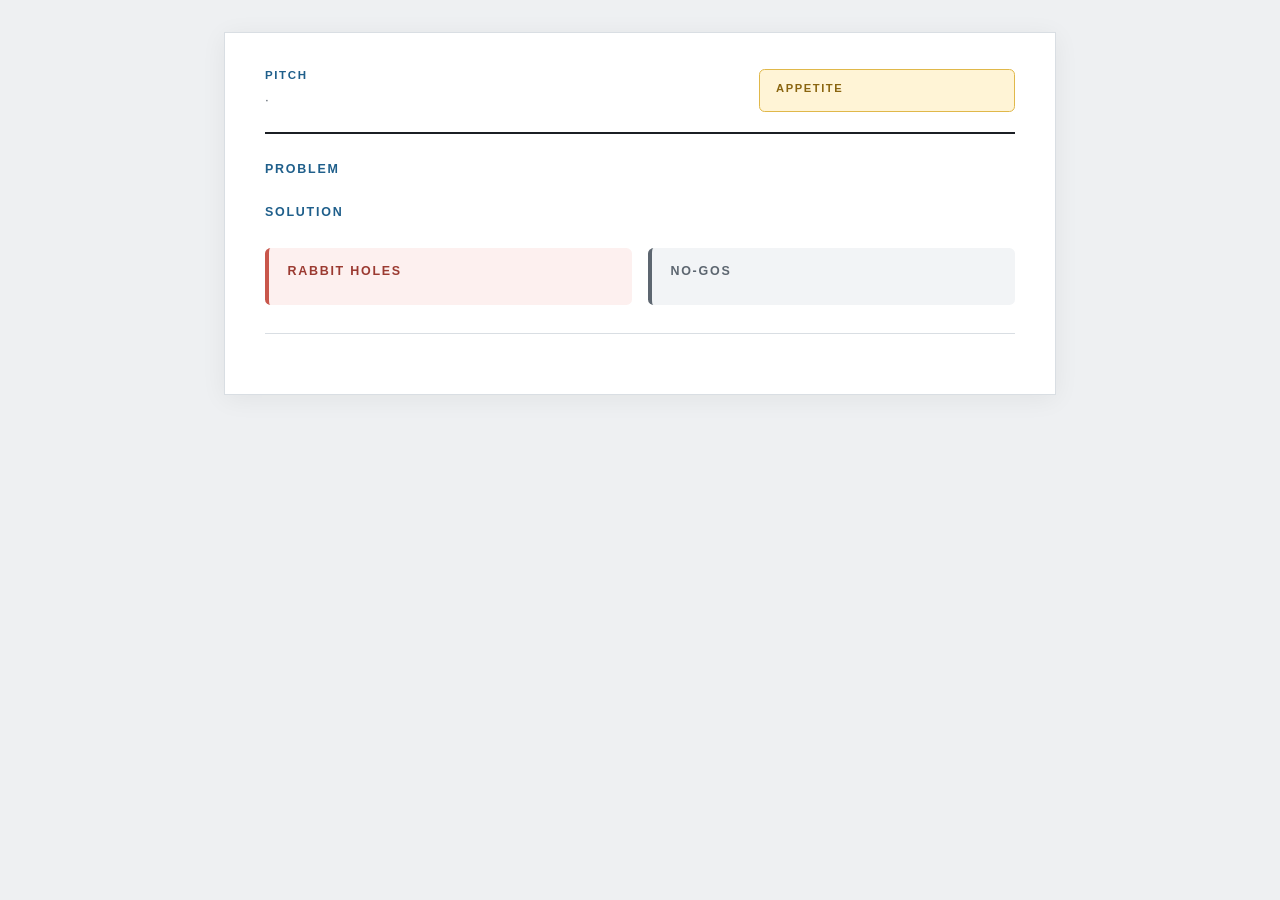
<file: .agents/skills/bmad-agent-pm/assets/pitch-view.html>
<!doctype html>
<html lang="en">
<head>
<meta charset="utf-8">
<meta name="viewport" content="width=device-width, initial-scale=1">
<title data-field="title">Pitch</title>
<style>
:root {
  color-scheme: light;
  --page: #eef0f2; --paper: #ffffff; --ink: #1b1f24; --muted: #5d6670; --rule: #d9dee3;
  --accent: #1f5f8b; --badge: #fff4d6; --badge-rule: #e0b84a; --hole: #fdf0ef; --hole-rule: #c8564b; --nogo: #f2f4f6;
  --sans: -apple-system, BlinkMacSystemFont, "Segoe UI", Roboto, Arial, sans-serif;
  --serif: Georgia, "Iowan Old Style", "Times New Roman", serif;
}
* { box-sizing: border-box; }
html { background: var(--page); }
body { margin: 0; padding: 2rem 1rem 3rem; font: 16px/1.6 var(--sans); color: var(--ink); }
main { max-width: 52rem; margin: 0 auto; background: var(--paper); border: 1px solid var(--rule); box-shadow: 0 0.25rem 1.5rem rgb(0 0 0 / 6%); padding: 2.25rem 2.5rem 2.5rem; }
header { display: flex; flex-wrap: wrap; gap: 1rem 1.5rem; align-items: flex-start; justify-content: space-between; padding-bottom: 1.25rem; border-bottom: 2px solid var(--ink); }
.kicker { margin: 0 0 0.3rem; font: 700 0.72rem/1.2 var(--sans); letter-spacing: 0.14em; text-transform: uppercase; color: var(--accent); }
h1 { margin: 0; font: 700 2rem/1.15 var(--sans); letter-spacing: -0.01em; }
.meta { margin: 0.4rem 0 0; font-size: 0.85rem; color: var(--muted); }
.meta span + span::before { content: " · "; }
.appetite { flex: 0 1 16rem; padding: 0.75rem 1rem; background: var(--badge); border: 1px solid var(--badge-rule); border-radius: 0.35rem; font-size: 0.9rem; }
.appetite h2 { margin: 0 0 0.25rem; font: 700 0.7rem/1.2 var(--sans); letter-spacing: 0.14em; text-transform: uppercase; color: #8a6510; }
.appetite p { margin: 0 0 0.4rem; }
.appetite p:first-child strong { display: block; font-size: 1.25rem; line-height: 1.3; }
.appetite > div > :last-child > :last-child { margin-bottom: 0; }
section { margin-top: 1.75rem; }
section > h2 { margin: 0 0 0.6rem; font: 700 0.78rem/1.2 var(--sans); letter-spacing: 0.14em; text-transform: uppercase; color: var(--accent); }
.story { font: 1.08rem/1.6 var(--serif); }
.story p { margin: 0 0 0.9rem; }
.solution p, .solution ul, .solution ol { margin: 0 0 0.9rem; }
.solution h3 { margin: 1.1rem 0 0.35rem; font-size: 1rem; }
.mermaid, .solution svg { max-width: 100%; }
.limits { display: grid; grid-template-columns: repeat(2, minmax(0, 1fr)); gap: 1rem; margin-top: 1.75rem; }
.limits section { margin: 0; padding: 1rem 1.15rem; border-radius: 0.35rem; }
.holes { background: var(--hole); border-left: 4px solid var(--hole-rule); }
.holes > h2 { color: #9b3a31; }
.nogos { background: var(--nogo); border-left: 4px solid var(--muted); }
.nogos > h2 { color: var(--muted); }
.limits ul, .limits ol { margin: 0; padding-left: 1.2rem; }
.limits li { margin-bottom: 0.5rem; }
.limits li:last-child { margin-bottom: 0; }
.limits p { margin: 0 0 0.6rem; }
.rest { margin-top: 1.75rem; padding-top: 1.25rem; border-top: 1px solid var(--rule); font-size: 0.95rem; }
.rest h2 { margin: 0 0 0.6rem; font: 700 0.78rem/1.2 var(--sans); letter-spacing: 0.14em; text-transform: uppercase; color: var(--muted); }
table { width: 100%; border-collapse: collapse; margin: 0 0 1rem; font-size: 0.88rem; }
th, td { padding: 0.35rem 0.5rem; border: 1px solid var(--rule); text-align: left; vertical-align: top; }
pre { white-space: pre-wrap; font: 0.9rem/1.5 var(--sans); margin: 0; }
a { color: var(--accent); }
@media (max-width: 40rem) {
  body { padding: 1rem 0.75rem 2rem; }
  main { padding: 1.5rem 1.25rem; }
  h1 { font-size: 1.6rem; }
  .appetite { flex-basis: 100%; }
  .limits { grid-template-columns: minmax(0, 1fr); }
}
@media print {
  html { background: none; }
  body { padding: 0; }
  main { border: 0; box-shadow: none; padding: 0; max-width: none; }
}
</style>
</head>
<body>
<main>
  <header>
    <div>
      <p class="kicker">Pitch</p>
      <h1 data-field="title"></h1>
      <p class="meta"><span data-field="updated"></span><span data-field="status"></span></p>
    </div>
    <aside class="appetite" data-section="Appetite"><h2>Appetite</h2><div data-body></div></aside>
  </header>
  <section class="story" data-section="Problem"><h2>Problem</h2><div data-body></div></section>
  <section class="solution" data-section="Solution"><h2>Solution</h2><div data-body></div></section>
  <div class="limits">
    <section class="holes" data-section="Rabbit holes"><h2>Rabbit holes</h2><div data-body></div></section>
    <section class="nogos" data-section="No-gos"><h2>No-gos</h2><div data-body></div></section>
  </div>
  <section class="rest" data-rest></section>
</main>
</body>
</html>
</file>
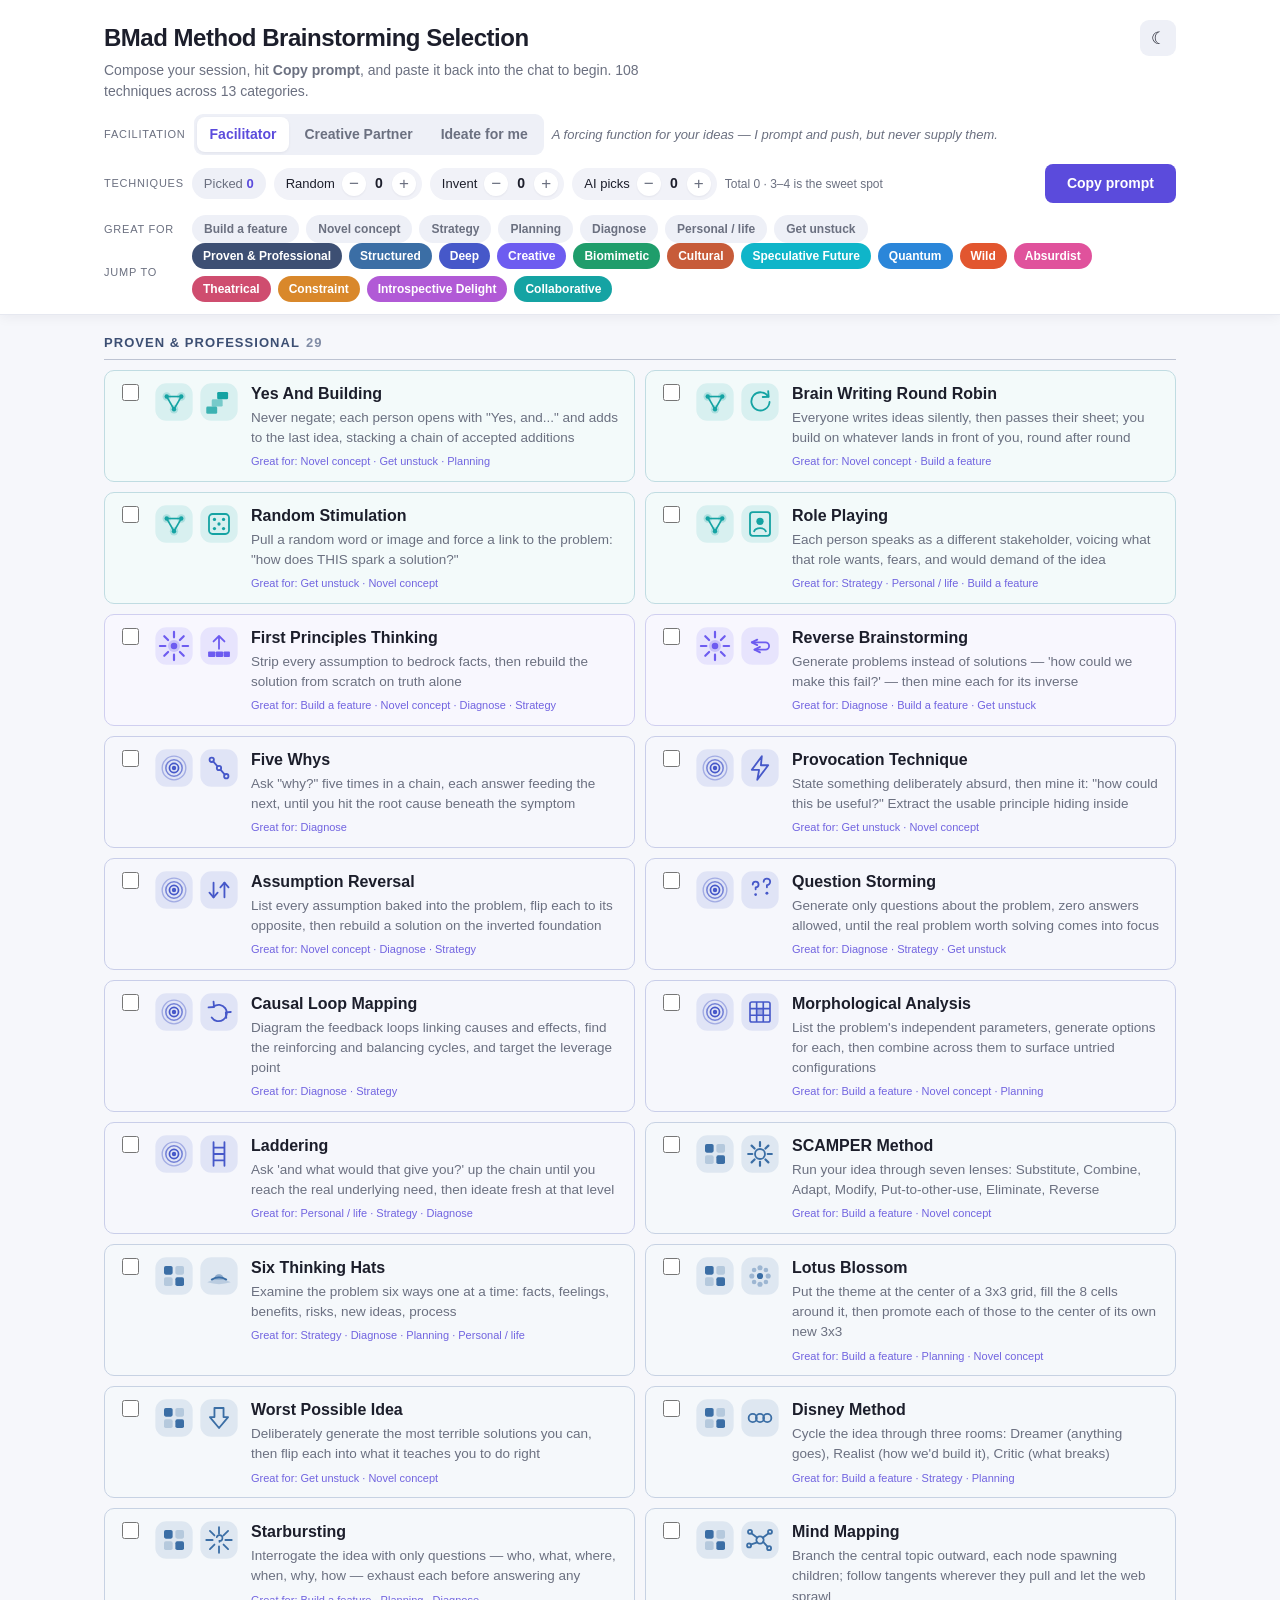
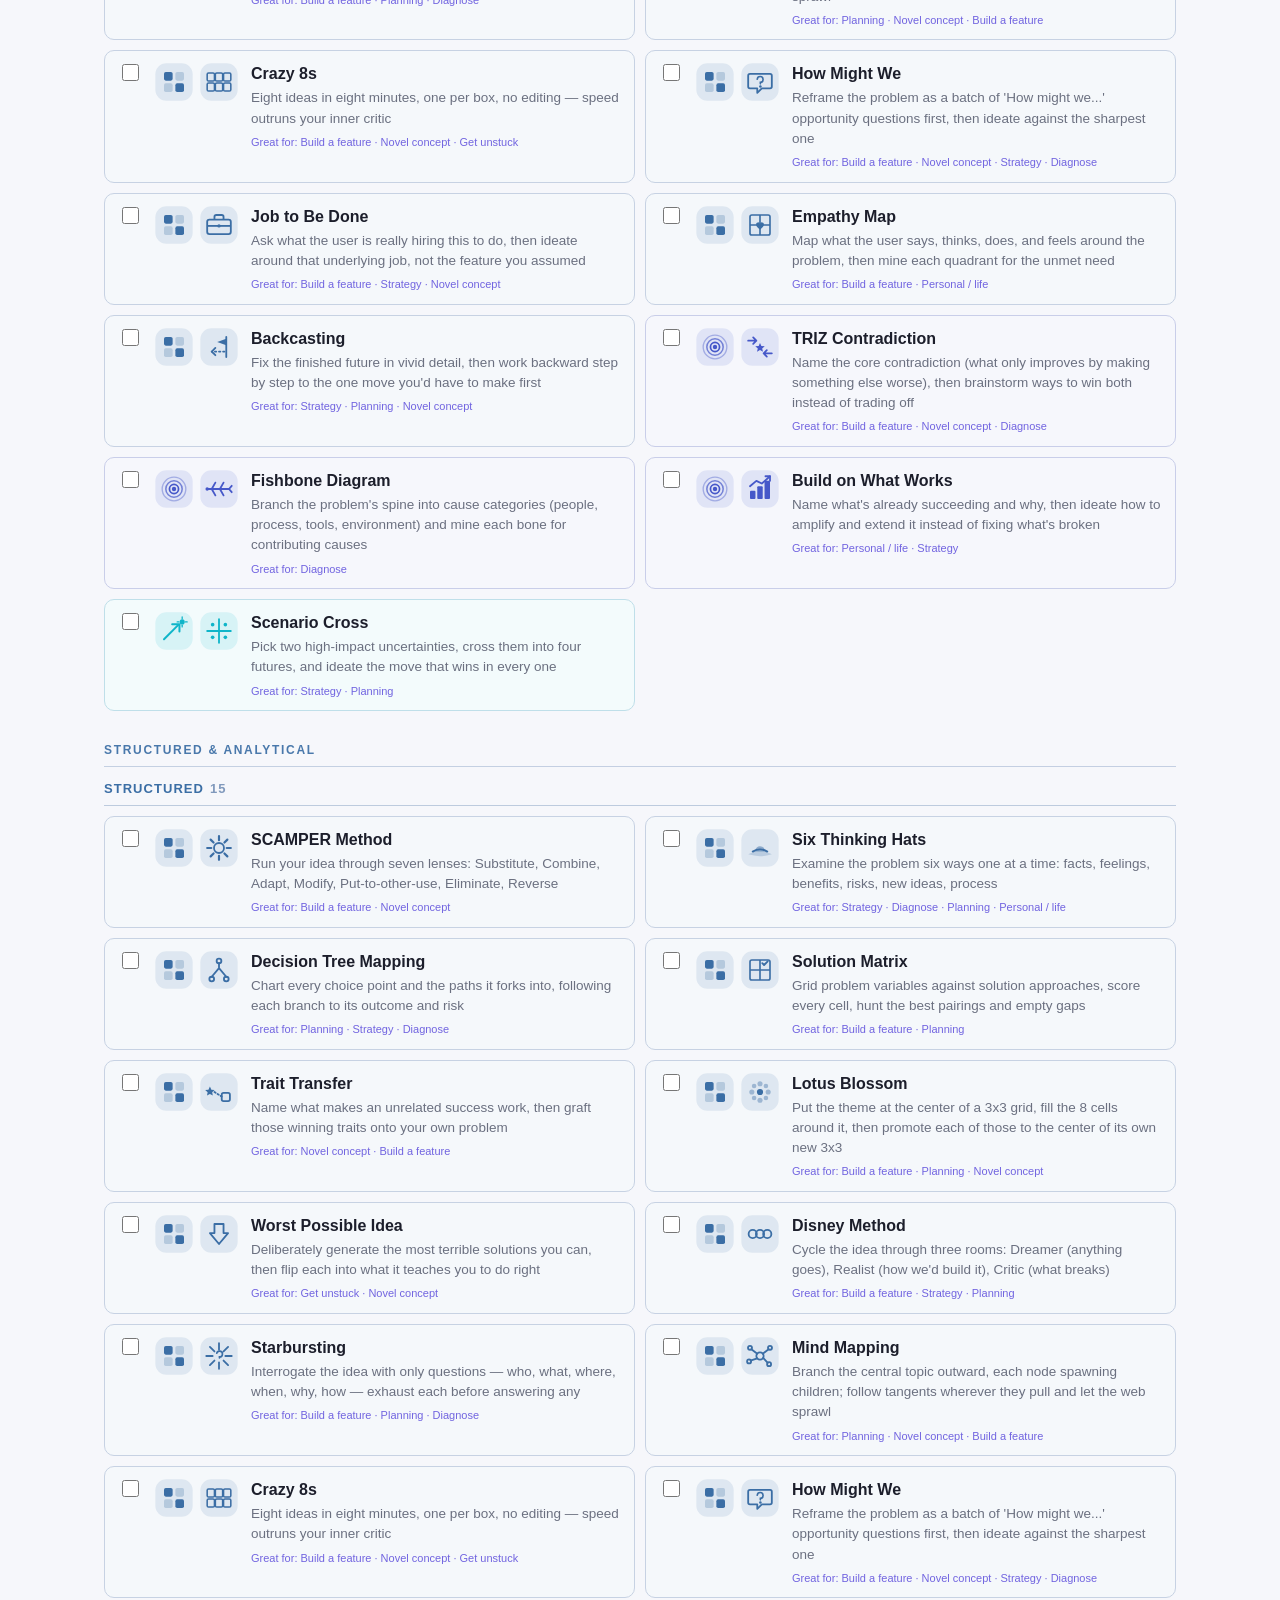
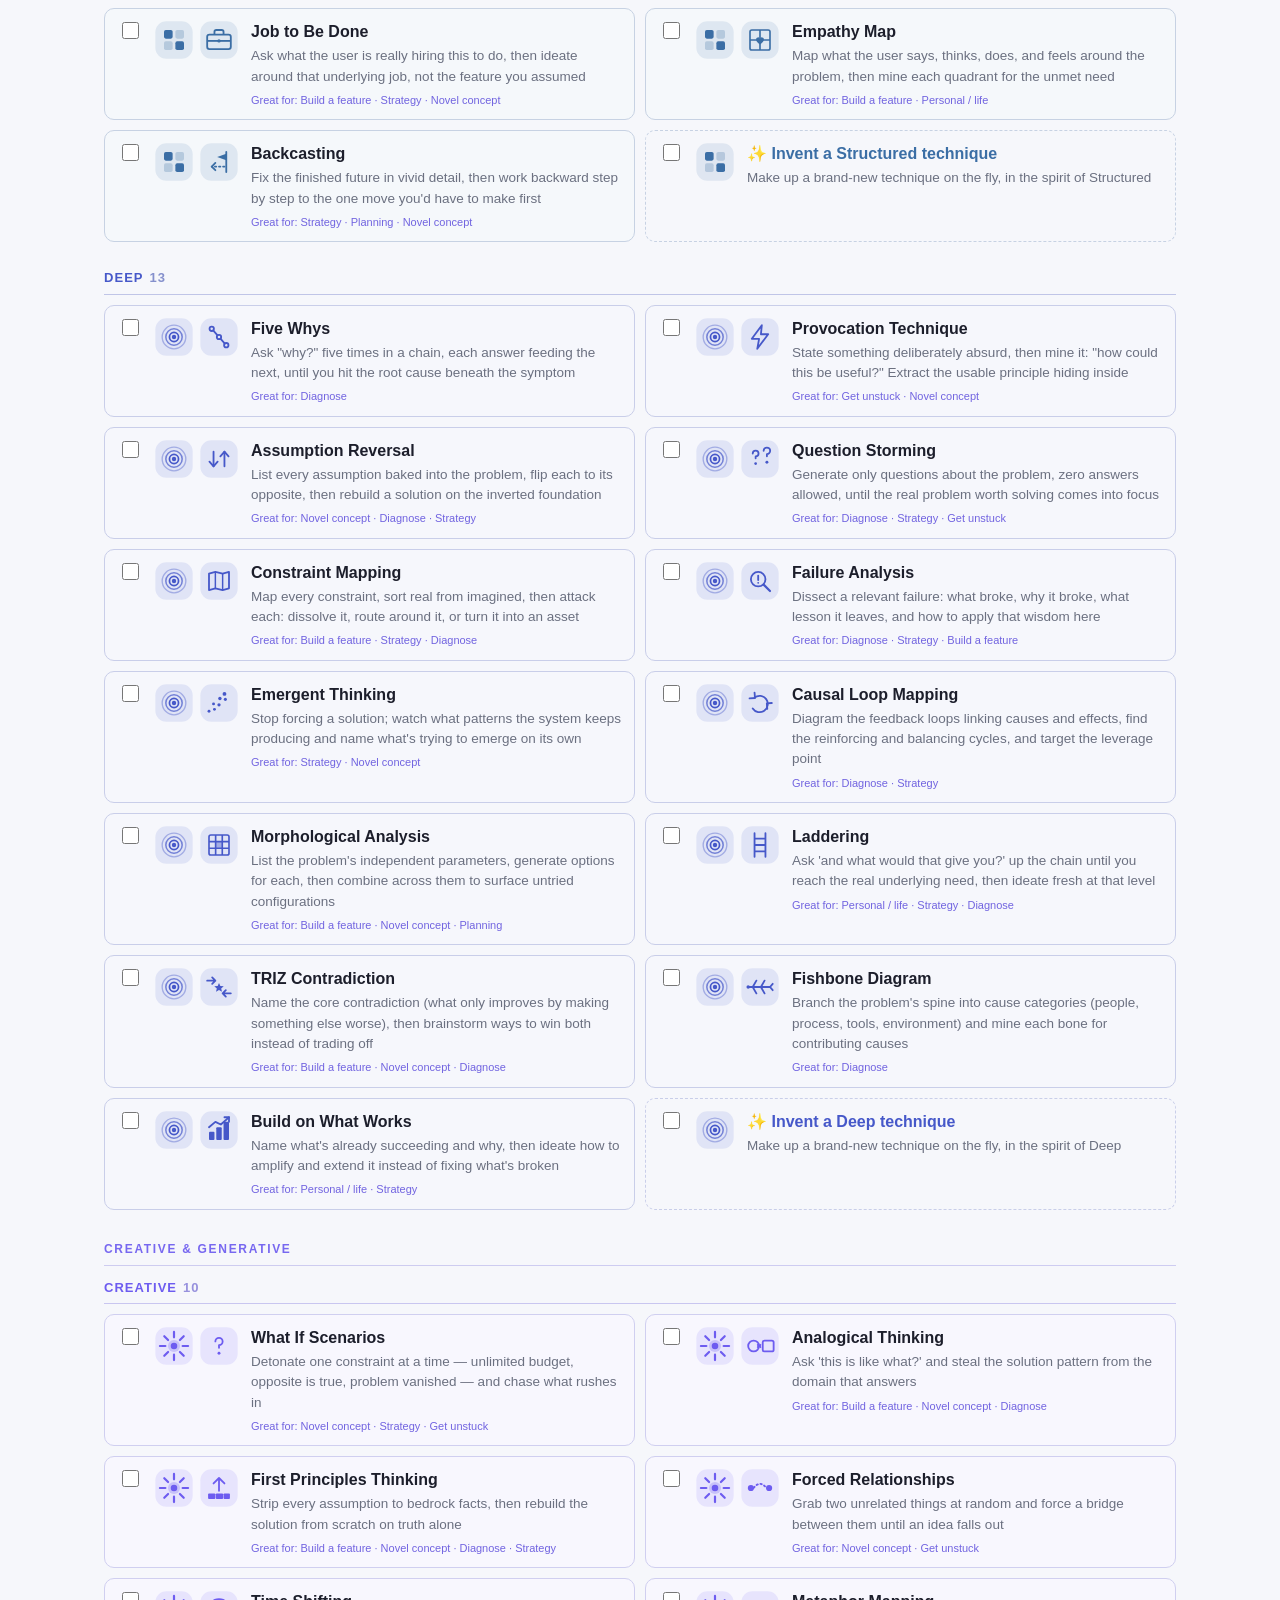
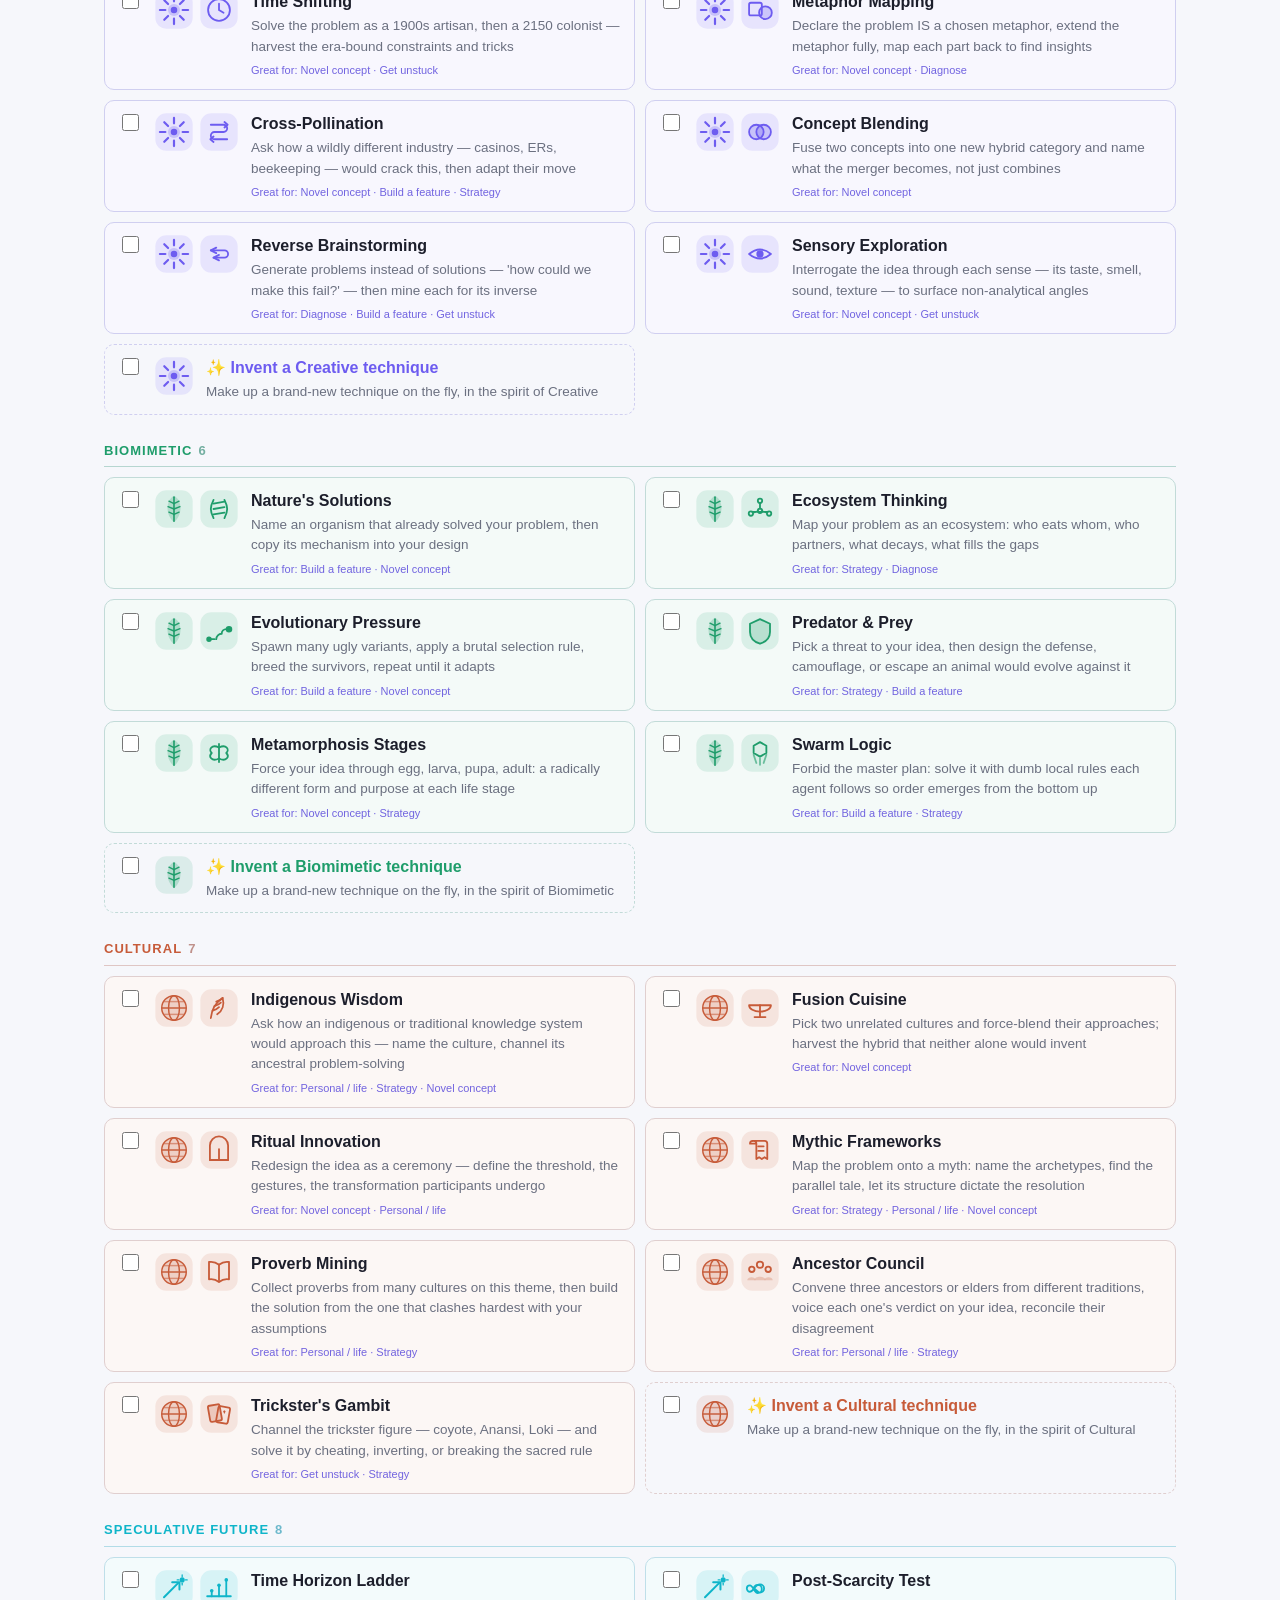
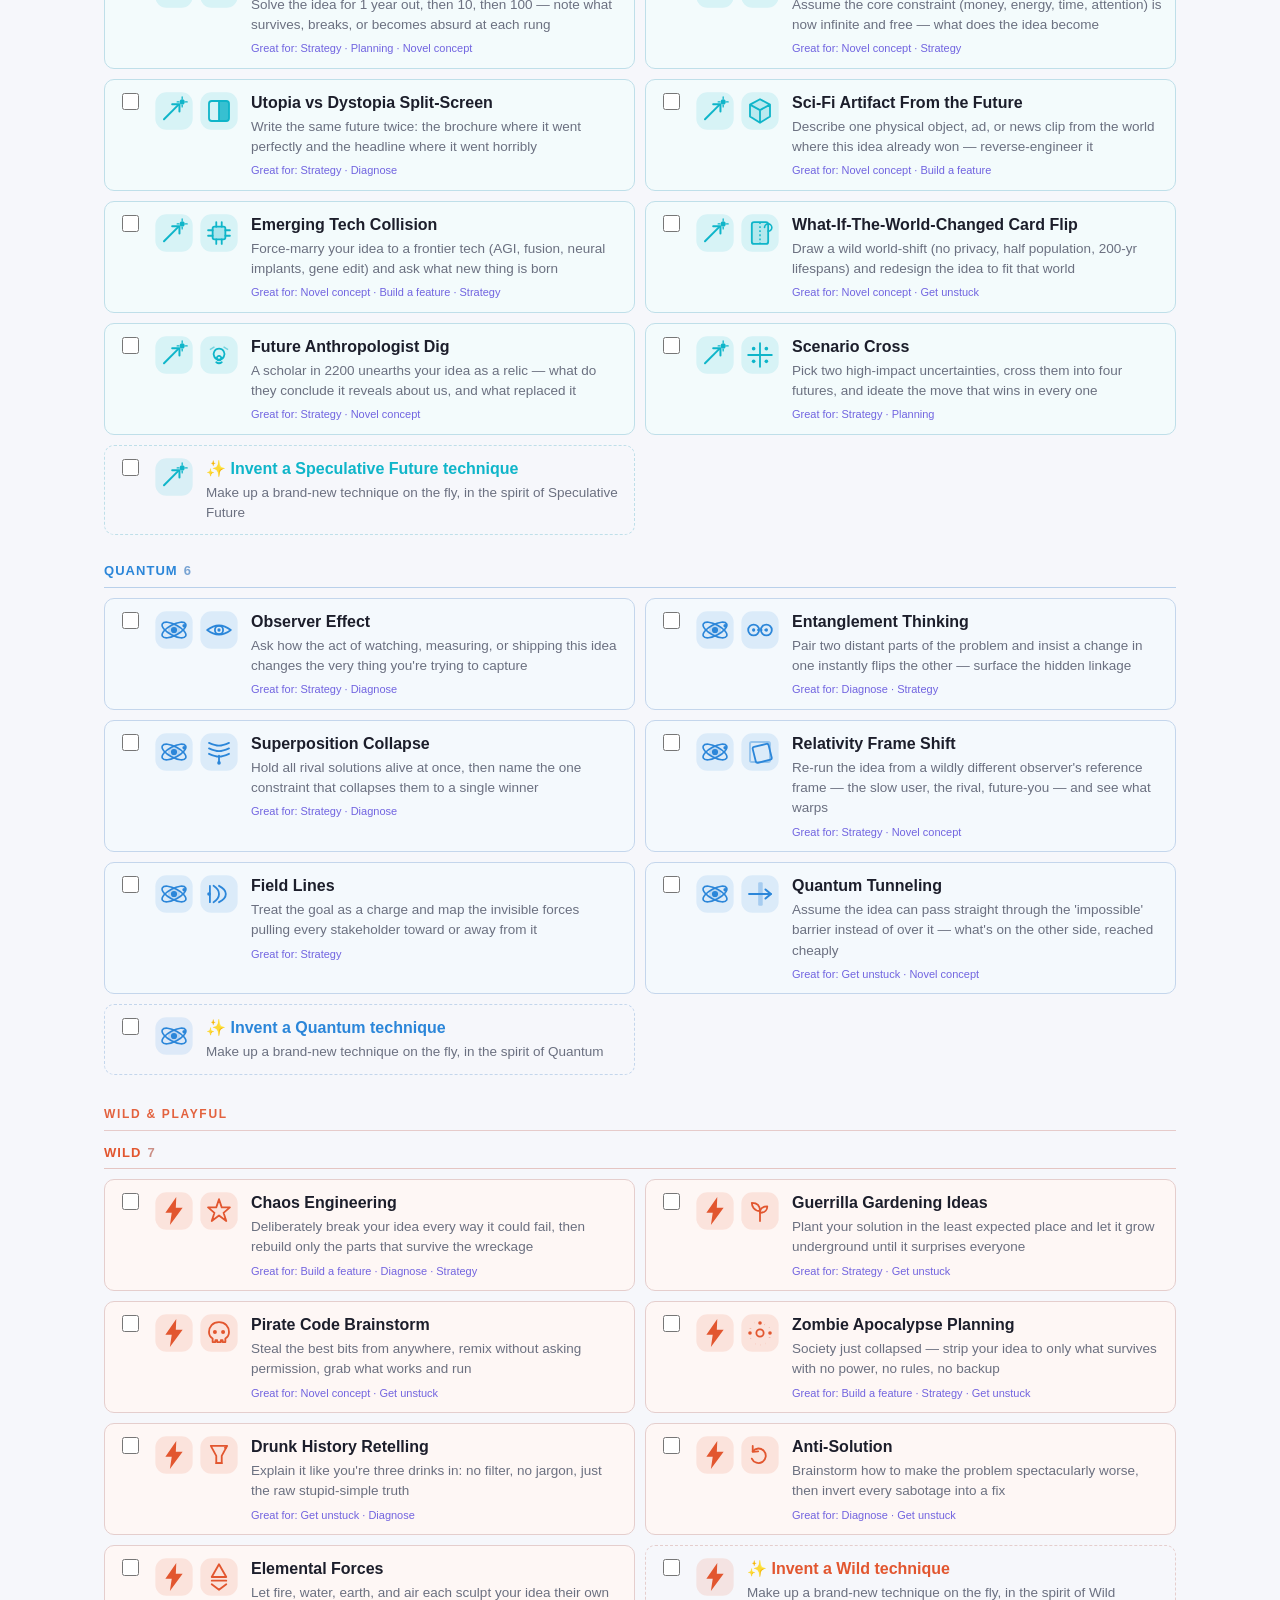
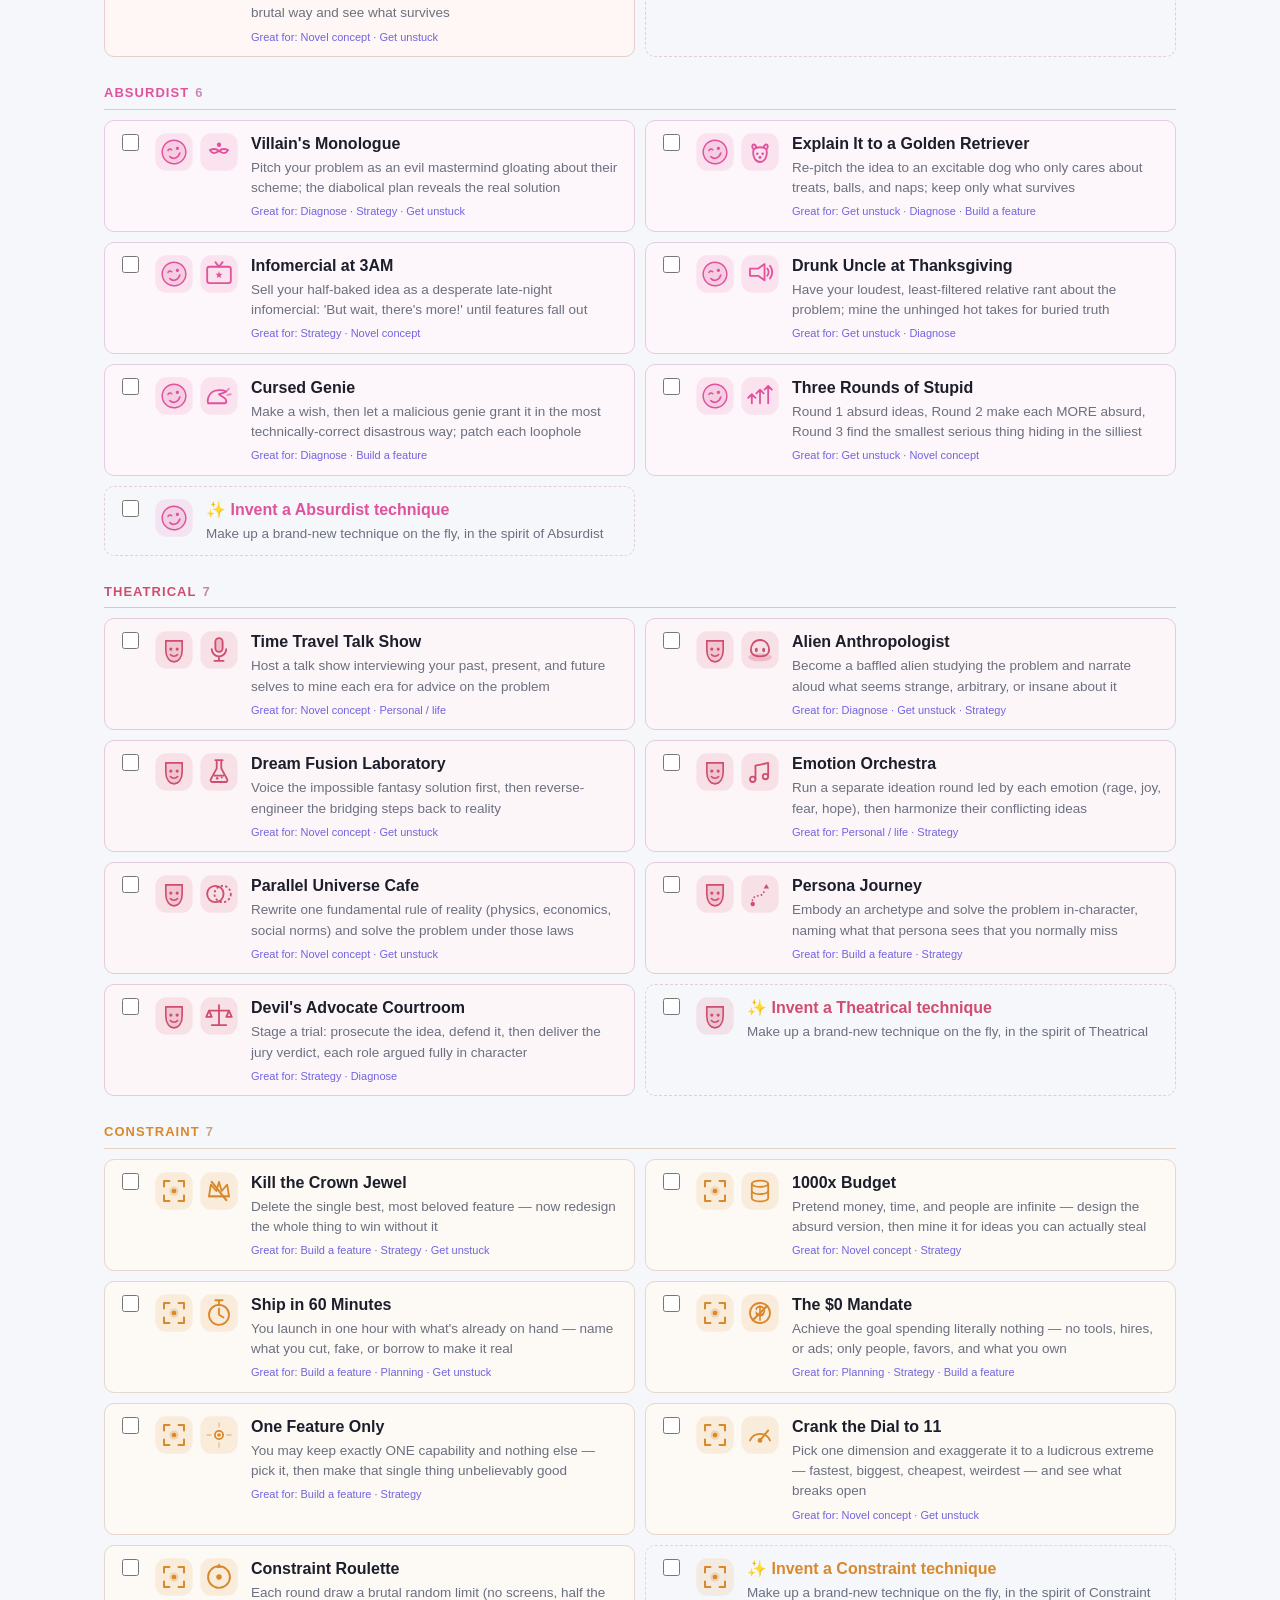
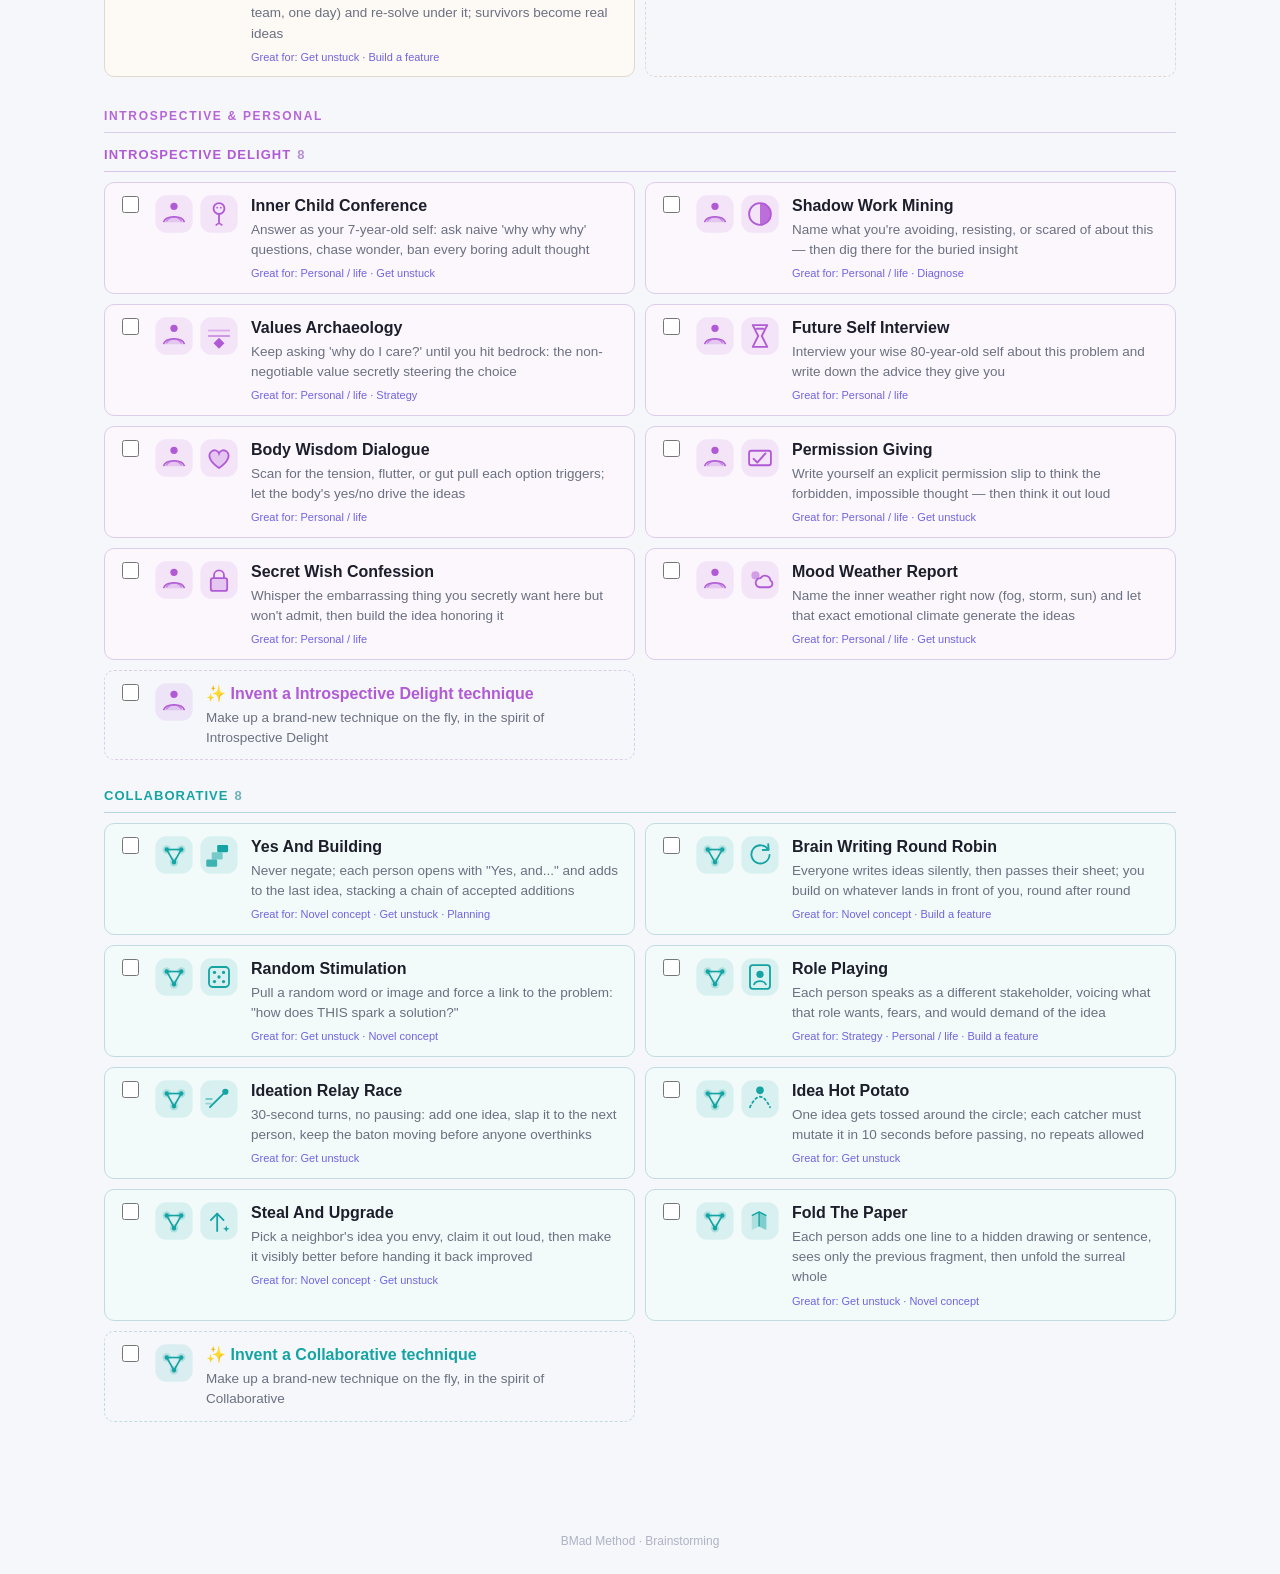
<file: .agents/skills/bmad-brainstorming/assets/brain-selector.html>
<!DOCTYPE html>
<html lang="en">
<head>
<meta charset="utf-8">
<meta name="viewport" content="width=device-width, initial-scale=1">
<title>BMad Method Brainstorming Selection</title>
<script>
/* set the theme before first paint so there's no light-mode flash */
(function(){ try {
  var t = localStorage.getItem('bmad-theme');
  if (!t) { t = (window.matchMedia && window.matchMedia('(prefers-color-scheme: dark)').matches) ? 'dark' : 'light'; }
  document.documentElement.setAttribute('data-theme', t);
} catch(e){} })();
</script>
<style>
  :root {
    --bg:#f6f7fb; --surface:#fff; --ink:#1c1e2b; --muted:#6b7080;
    --accent:#5b4bdc; --accent-ink:#5b4bdc; --warn:#c0561f;
    --line:#e6e8f0; --control:#eef0f7; --control2:#f1f2f8; --raised:#fff;
    --cnt:#b9bdce; --foot:#aeb2c4; --shadow:rgba(20,20,50,.06);
  }
  :root[data-theme="dark"] {
    --bg:#0f1117; --surface:#171a23; --ink:#e7e9f2; --muted:#9aa0b4;
    --accent:#6d5cf0; --accent-ink:#a99bff; --warn:#e08a4a;
    --line:#2a2f3e; --control:#222634; --control2:#1d212d; --raised:#2c3242;
    --cnt:#5a6076; --foot:#5a6076; --shadow:rgba(0,0,0,.45);
  }
  /* lift the category hue toward white on dark surfaces so deep hues stay legible */
  :root[data-theme="dark"] section > h2 { color:color-mix(in srgb, var(--c) 62%, #fff); }
  :root[data-theme="dark"] .tech .ico { color:color-mix(in srgb, var(--c) 68%, #fff); }
  :root[data-theme="dark"] label.tech:has(input:checked) { border-color:color-mix(in srgb, var(--c) 60%, #fff); }
  .titlerow { display:flex; align-items:flex-start; justify-content:space-between; gap:12px; }
  .themebtn { flex:none; width:36px; height:36px; border-radius:9px; background:var(--control); color:var(--ink); font-size:17px; line-height:1; display:inline-flex; align-items:center; justify-content:center; }
  .themebtn:hover { background:var(--raised); }
  * { box-sizing:border-box; }
  body { margin:0; font:16px/1.5 -apple-system,BlinkMacSystemFont,"Segoe UI",Roboto,Helvetica,Arial,sans-serif; background:var(--bg); color:var(--ink); }
  header { position:sticky; top:0; z-index:5; background:var(--surface); padding:20px 0 12px; border-bottom:1px solid var(--line); box-shadow:0 2px 12px var(--shadow); }
  .hwrap { max-width:1120px; margin:0 auto; padding:0 24px; }  /* align header content with the card column on wide screens */
  h1 { margin:0 0 4px; font-size:24px; letter-spacing:-.02em; }
  .sub { margin:0 0 12px; color:var(--muted); font-size:14px; max-width:74ch; }
  button { font:inherit; border:0; border-radius:8px; cursor:pointer; }
  .composer { display:flex; flex-direction:column; gap:9px; margin:6px 0 12px; }
  .grp { display:flex; gap:8px; align-items:center; flex-wrap:wrap; }
  .glabel { font-size:11px; text-transform:uppercase; letter-spacing:.07em; color:var(--muted); min-width:74px; }
  .modes { display:inline-flex; background:var(--control); border-radius:9px; padding:3px; gap:2px; }
  .mode { padding:7px 13px; font-size:14px; font-weight:600; color:var(--muted); background:transparent; }
  .mode.on { background:var(--raised); color:var(--accent-ink); box-shadow:0 1px 3px var(--shadow); }
  .modehint { flex:1 1 240px; min-width:0; font-size:13px; color:var(--muted); font-style:italic; }
  .pill { font-size:13px; color:var(--muted); background:var(--control); padding:6px 12px; border-radius:20px; }
  .pill b { color:var(--accent-ink); }
  .step { display:inline-flex; align-items:center; gap:7px; font-size:13px; color:var(--ink); background:var(--control2); padding:4px 6px 4px 12px; border-radius:20px; }
  .step b { min-width:12px; text-align:center; font-size:14px; color:var(--ink); }
  .step button { width:24px; height:24px; border-radius:50%; background:var(--raised); color:var(--muted); font-size:17px; line-height:22px; text-align:center; box-shadow:0 1px 2px var(--shadow); }
  .step button:hover { color:var(--accent-ink); }
  .total { font-size:12px; color:var(--muted); }
  .total.warn { color:var(--warn); font-weight:600; }
  .bar { display:flex; gap:10px 14px; align-items:center; flex-wrap:wrap; }
  #copy { margin-left:auto; padding:9px 22px; background:var(--accent); color:#fff; font-size:14px; font-weight:700; }
  #copy:hover { filter:brightness(1.07); }
  .chips { flex:1 1 320px; min-width:0; display:flex; gap:7px; flex-wrap:wrap; align-items:center; }
  .chip { font-size:12px; padding:4px 11px; border-radius:16px; border:0; color:#fff; background:var(--cc); font-weight:600; cursor:pointer; }
  .chip:hover { filter:brightness(1.08); }
  .banner { max-height:0; overflow:hidden; transition:max-height .25s ease, padding .22s ease, margin .22s ease; background:linear-gradient(90deg,var(--accent),#8275f2); color:#fff; border-radius:10px; font-weight:700; text-align:center; padding:0 14px; }
  .banner.show { max-height:64px; padding:13px 14px; margin-top:10px; }
  .banner.fail { background:linear-gradient(90deg,var(--warn),#e0894a); }
  main { padding:18px 24px 60px; max-width:1120px; margin:0 auto; }
  section { margin:0 0 26px; }
  section > h2 { font-size:13px; text-transform:uppercase; letter-spacing:.08em; color:var(--c); margin:0 0 10px; border-bottom:1px solid color-mix(in srgb, var(--c) 24%, var(--line)); padding-bottom:6px; }
  section > h2 .cnt { color:color-mix(in srgb, var(--c) 45%, var(--cnt)); margin-left:6px; }
  .grid { display:grid; grid-template-columns:repeat(auto-fill,minmax(360px,1fr)); gap:10px; }
  label.tech { display:flex; gap:12px; align-items:flex-start; background:color-mix(in srgb, var(--c) 5%, var(--surface)); border:1px solid color-mix(in srgb, var(--c) 18%, var(--line)); border-radius:10px; padding:11px 13px; cursor:pointer; transition:border-color .12s, box-shadow .12s, background .12s; }
  label.tech:hover { border-color:color-mix(in srgb, var(--c) 45%, var(--surface)); }
  label.tech input { margin-top:2px; width:17px; height:17px; accent-color:var(--c); flex:none; }
  label.tech:has(input:checked) { border-color:var(--c); background:color-mix(in srgb, var(--c) 12%, var(--surface)); box-shadow:0 0 0 2px color-mix(in srgb, var(--c) 30%, transparent); }
  .tech .ic2 { display:flex; gap:5px; flex:none; }
  .tech .ico { width:40px; height:40px; flex:none; color:var(--c); }
  .tech .n { font-weight:600; display:block; }
  .tech .d { color:var(--muted); font-size:13.5px; display:block; margin-top:2px; }
  .tech .gf { color:var(--accent-ink); font-size:11px; display:block; margin-top:5px; opacity:.85; }
  .grouphdr { margin:30px 0 12px; font-size:12px; text-transform:uppercase; letter-spacing:.14em; font-weight:700; color:var(--c); opacity:.92; border-bottom:1px solid color-mix(in srgb, var(--c) 22%, var(--line)); padding-bottom:7px; }
  main > .grouphdr:first-child { margin-top:2px; }
  :root[data-theme="dark"] .grouphdr { color:color-mix(in srgb, var(--c) 62%, #fff); }
  .goals { display:flex; gap:7px; flex-wrap:wrap; }
  .goal { font-size:12px; padding:5px 12px; border-radius:16px; background:var(--control); color:var(--muted); font-weight:600; }
  .goal:hover { color:var(--ink); }
  .goal.on { background:var(--accent); color:#fff; }
  label.tech.invent { border-style:dashed; background:transparent; }
  label.tech.invent:hover { border-color:var(--c); }
  label.tech.invent .n { color:var(--c); }
  label.tech.hidden { display:none; }
  footer { text-align:center; color:var(--foot); font-size:12px; padding:24px; }
</style>
</head>
<body>
<header>
  <div class="hwrap">
  <div class="titlerow">
    <h1>BMad Method Brainstorming Selection</h1>
    <button id="theme" class="themebtn" type="button" aria-label="Toggle dark mode" title="Toggle dark mode"></button>
  </div>
  <p class="sub">Compose your session, hit <strong>Copy prompt</strong>, and paste it back into the chat to begin. 108 techniques across 13 categories.</p>

  <div class="composer">
    <div class="grp">
      <span class="glabel">Facilitation</span>
      <div class="modes" id="modes">
        <button type="button" class="mode on" data-mode="Facilitator">Facilitator</button>
        <button type="button" class="mode" data-mode="Creative Partner">Creative Partner</button>
        <button type="button" class="mode" data-mode="Ideate for me">Ideate for me</button>
      </div>
      <span class="modehint" id="modehint"></span>
    </div>
    <div class="grp">
      <span class="glabel">Techniques</span>
      <span class="pill">Picked <b id="pickN">0</b></span>
      <span class="step">Random <button type="button" data-step="rand" data-d="-1">&minus;</button><b id="randN">0</b><button type="button" data-step="rand" data-d="1">+</button></span>
      <span class="step">Invent <button type="button" data-step="inv" data-d="-1">&minus;</button><b id="invN">0</b><button type="button" data-step="inv" data-d="1">+</button></span>
      <span class="step">AI picks <button type="button" data-step="ai" data-d="-1">&minus;</button><b id="aiN">0</b><button type="button" data-step="ai" data-d="1">+</button></span>
      <span class="total" id="total">Total 0 &middot; 3&ndash;4 is the sweet spot</span>
      <button id="copy" type="button">Copy prompt</button>
    </div>
  </div>

  <div class="bar"><span class="glabel">Great for</span><div class="goals" id="goals"><button type="button" class="goal" data-goal="feature">Build a feature</button><button type="button" class="goal" data-goal="novel">Novel concept</button><button type="button" class="goal" data-goal="strategy">Strategy</button><button type="button" class="goal" data-goal="planning">Planning</button><button type="button" class="goal" data-goal="diagnosis">Diagnose</button><button type="button" class="goal" data-goal="personal">Personal / life</button><button type="button" class="goal" data-goal="unstuck">Get unstuck</button></div></div>
  <div class="bar">
    <span class="glabel">Jump to</span>
    <div class="chips" id="chips"><button type="button" class="chip" data-cat="Proven &amp; Professional" style="--cc:#3d4f73">Proven &amp; Professional</button><button type="button" class="chip" data-cat="Structured" style="--cc:#3b6ea5">Structured</button><button type="button" class="chip" data-cat="Deep" style="--cc:#4658c9">Deep</button><button type="button" class="chip" data-cat="Creative" style="--cc:#6d5cf0">Creative</button><button type="button" class="chip" data-cat="Biomimetic" style="--cc:#1f9d6b">Biomimetic</button><button type="button" class="chip" data-cat="Cultural" style="--cc:#c75b39">Cultural</button><button type="button" class="chip" data-cat="Speculative Future" style="--cc:#0fb5c9">Speculative Future</button><button type="button" class="chip" data-cat="Quantum" style="--cc:#2b86d9">Quantum</button><button type="button" class="chip" data-cat="Wild" style="--cc:#e2562f">Wild</button><button type="button" class="chip" data-cat="Absurdist" style="--cc:#e0529c">Absurdist</button><button type="button" class="chip" data-cat="Theatrical" style="--cc:#cf4d6f">Theatrical</button><button type="button" class="chip" data-cat="Constraint" style="--cc:#d9882b">Constraint</button><button type="button" class="chip" data-cat="Introspective Delight" style="--cc:#b15ad6">Introspective Delight</button><button type="button" class="chip" data-cat="Collaborative" style="--cc:#15a3a3">Collaborative</button></div>
  </div>

  <div class="banner" id="banner">&#10003; Copied! Now paste it into the chat to start your session.</div>
  </div>
</header>
<main>
<section data-cat="Proven &amp; Professional" style="--c:#3d4f73"><h2>Proven &amp; Professional<span class="cnt">29</span></h2><div class="grid"><label class="tech" style="--c:#15a3a3"><input type="checkbox" data-name="Yes And Building" data-cat="Collaborative" data-desc="Never negate; each person opens with &quot;Yes, and...&quot; and adds to the last idea, stacking a chain of accepted additions" data-good="novel|unstuck|planning" data-prov="classic" data-lead="1"><span class="ic2"><svg class="ico" viewBox="0 0 44 44" xmlns="http://www.w3.org/2000/svg"><rect x="1.5" y="1.5" width="41" height="41" rx="12" fill="currentColor" fill-opacity="0.12"/><g stroke="currentColor" stroke-width="1.8"><line x1="14" y1="16" x2="30" y2="16"/><line x1="14" y1="16" x2="22" y2="30"/><line x1="30" y1="16" x2="22" y2="30"/></g><g fill="currentColor" fill-opacity="0.22"><circle cx="14" cy="16" r="4.6"/><circle cx="30" cy="16" r="4.6"/><circle cx="22" cy="30" r="4.6"/></g><g fill="currentColor"><circle cx="14" cy="16" r="2.4"/><circle cx="30" cy="16" r="2.4"/><circle cx="22" cy="30" r="2.4"/></g></svg><svg class="ico" viewBox="0 0 44 44" xmlns="http://www.w3.org/2000/svg"><rect x="1.5" y="1.5" width="41" height="41" rx="12" fill="currentColor" fill-opacity="0.12"/><g fill="currentColor"><rect x="8" y="27" width="12" height="8" rx="1.5" fill-opacity=".8"/><rect x="14" y="19" width="12" height="8" rx="1.5" fill-opacity=".5"/><rect x="20" y="11" width="12" height="8" rx="1.5"/></g></svg></span><span><span class="n">Yes And Building</span><span class="d">Never negate; each person opens with &quot;Yes, and...&quot; and adds to the last idea, stacking a chain of accepted additions</span><span class="gf">Great for: Novel concept · Get unstuck · Planning</span></span></label><label class="tech" style="--c:#15a3a3"><input type="checkbox" data-name="Brain Writing Round Robin" data-cat="Collaborative" data-desc="Everyone writes ideas silently, then passes their sheet; you build on whatever lands in front of you, round after round" data-good="novel|feature" data-prov="classic" data-lead="1"><span class="ic2"><svg class="ico" viewBox="0 0 44 44" xmlns="http://www.w3.org/2000/svg"><rect x="1.5" y="1.5" width="41" height="41" rx="12" fill="currentColor" fill-opacity="0.12"/><g stroke="currentColor" stroke-width="1.8"><line x1="14" y1="16" x2="30" y2="16"/><line x1="14" y1="16" x2="22" y2="30"/><line x1="30" y1="16" x2="22" y2="30"/></g><g fill="currentColor" fill-opacity="0.22"><circle cx="14" cy="16" r="4.6"/><circle cx="30" cy="16" r="4.6"/><circle cx="22" cy="30" r="4.6"/></g><g fill="currentColor"><circle cx="14" cy="16" r="2.4"/><circle cx="30" cy="16" r="2.4"/><circle cx="22" cy="30" r="2.4"/></g></svg><svg class="ico" viewBox="0 0 44 44" xmlns="http://www.w3.org/2000/svg"><rect x="1.5" y="1.5" width="41" height="41" rx="12" fill="currentColor" fill-opacity="0.12"/><g fill="none" stroke="currentColor" stroke-width="2" stroke-linecap="round" stroke-linejoin="round"><path d="M31 16 A10 10 0 1 0 32.5 22"/><path d="M31 10 L31.5 16.3 L25 16.5"/></g></svg></span><span><span class="n">Brain Writing Round Robin</span><span class="d">Everyone writes ideas silently, then passes their sheet; you build on whatever lands in front of you, round after round</span><span class="gf">Great for: Novel concept · Build a feature</span></span></label><label class="tech" style="--c:#15a3a3"><input type="checkbox" data-name="Random Stimulation" data-cat="Collaborative" data-desc="Pull a random word or image and force a link to the problem: &quot;how does THIS spark a solution?&quot;" data-good="unstuck|novel" data-prov="classic" data-lead="1"><span class="ic2"><svg class="ico" viewBox="0 0 44 44" xmlns="http://www.w3.org/2000/svg"><rect x="1.5" y="1.5" width="41" height="41" rx="12" fill="currentColor" fill-opacity="0.12"/><g stroke="currentColor" stroke-width="1.8"><line x1="14" y1="16" x2="30" y2="16"/><line x1="14" y1="16" x2="22" y2="30"/><line x1="30" y1="16" x2="22" y2="30"/></g><g fill="currentColor" fill-opacity="0.22"><circle cx="14" cy="16" r="4.6"/><circle cx="30" cy="16" r="4.6"/><circle cx="22" cy="30" r="4.6"/></g><g fill="currentColor"><circle cx="14" cy="16" r="2.4"/><circle cx="30" cy="16" r="2.4"/><circle cx="22" cy="30" r="2.4"/></g></svg><svg class="ico" viewBox="0 0 44 44" xmlns="http://www.w3.org/2000/svg"><rect x="1.5" y="1.5" width="41" height="41" rx="12" fill="currentColor" fill-opacity="0.12"/><rect x="11" y="11" width="22" height="22" rx="4" fill="none" stroke="currentColor" stroke-width="2"/><g fill="currentColor"><circle cx="17" cy="17" r="1.8"/><circle cx="27" cy="17" r="1.8"/><circle cx="22" cy="22" r="1.8"/><circle cx="17" cy="27" r="1.8"/><circle cx="27" cy="27" r="1.8"/></g></svg></span><span><span class="n">Random Stimulation</span><span class="d">Pull a random word or image and force a link to the problem: &quot;how does THIS spark a solution?&quot;</span><span class="gf">Great for: Get unstuck · Novel concept</span></span></label><label class="tech" style="--c:#15a3a3"><input type="checkbox" data-name="Role Playing" data-cat="Collaborative" data-desc="Each person speaks as a different stakeholder, voicing what that role wants, fears, and would demand of the idea" data-good="strategy|personal|feature" data-prov="classic" data-lead="1"><span class="ic2"><svg class="ico" viewBox="0 0 44 44" xmlns="http://www.w3.org/2000/svg"><rect x="1.5" y="1.5" width="41" height="41" rx="12" fill="currentColor" fill-opacity="0.12"/><g stroke="currentColor" stroke-width="1.8"><line x1="14" y1="16" x2="30" y2="16"/><line x1="14" y1="16" x2="22" y2="30"/><line x1="30" y1="16" x2="22" y2="30"/></g><g fill="currentColor" fill-opacity="0.22"><circle cx="14" cy="16" r="4.6"/><circle cx="30" cy="16" r="4.6"/><circle cx="22" cy="30" r="4.6"/></g><g fill="currentColor"><circle cx="14" cy="16" r="2.4"/><circle cx="30" cy="16" r="2.4"/><circle cx="22" cy="30" r="2.4"/></g></svg><svg class="ico" viewBox="0 0 44 44" xmlns="http://www.w3.org/2000/svg"><rect x="1.5" y="1.5" width="41" height="41" rx="12" fill="currentColor" fill-opacity="0.12"/><rect x="11" y="9" width="22" height="26" rx="3" fill="none" stroke="currentColor" stroke-width="2"/><circle cx="22" cy="19" r="4" fill="currentColor"/><path d="M15.5 30 c2 -4.5 11 -4.5 13 0" fill="none" stroke="currentColor" stroke-width="2" stroke-linecap="round"/></svg></span><span><span class="n">Role Playing</span><span class="d">Each person speaks as a different stakeholder, voicing what that role wants, fears, and would demand of the idea</span><span class="gf">Great for: Strategy · Personal / life · Build a feature</span></span></label><label class="tech" style="--c:#6d5cf0"><input type="checkbox" data-name="First Principles Thinking" data-cat="Creative" data-desc="Strip every assumption to bedrock facts, then rebuild the solution from scratch on truth alone" data-good="feature|novel|diagnosis|strategy" data-prov="classic" data-lead="1"><span class="ic2"><svg class="ico" viewBox="0 0 44 44" xmlns="http://www.w3.org/2000/svg"><rect x="1.5" y="1.5" width="41" height="41" rx="12" fill="currentColor" fill-opacity="0.12"/><g stroke="currentColor" stroke-width="2.4" stroke-linecap="round"><line x1="22" y1="6.5" x2="22" y2="12.5"/><line x1="22" y1="31.5" x2="22" y2="37.5"/><line x1="6.5" y1="22" x2="12.5" y2="22"/><line x1="31.5" y1="22" x2="37.5" y2="22"/><line x1="11.3" y1="11.3" x2="15.5" y2="15.5"/><line x1="28.5" y1="28.5" x2="32.7" y2="32.7"/><line x1="32.7" y1="11.3" x2="28.5" y2="15.5"/><line x1="15.5" y1="28.5" x2="11.3" y2="32.7"/></g><circle cx="22" cy="22" r="6.6" fill="currentColor" fill-opacity="0.25"/><circle cx="22" cy="22" r="3.6" fill="currentColor"/></svg><svg class="ico" viewBox="0 0 44 44" xmlns="http://www.w3.org/2000/svg"><rect x="1.5" y="1.5" width="41" height="41" rx="12" fill="currentColor" fill-opacity="0.12"/><g fill="currentColor"><rect x="10" y="28" width="8" height="6" rx="1"/><rect x="18.5" y="28" width="8" height="6" rx="1"/><rect x="27" y="28" width="7" height="6" rx="1"/></g><path d="M22 25 L22 11 M16 17 L22 11 L28 17" fill="none" stroke="currentColor" stroke-width="2" stroke-linecap="round" stroke-linejoin="round"/></svg></span><span><span class="n">First Principles Thinking</span><span class="d">Strip every assumption to bedrock facts, then rebuild the solution from scratch on truth alone</span><span class="gf">Great for: Build a feature · Novel concept · Diagnose · Strategy</span></span></label><label class="tech" style="--c:#6d5cf0"><input type="checkbox" data-name="Reverse Brainstorming" data-cat="Creative" data-desc="Generate problems instead of solutions — &#x27;how could we make this fail?&#x27; — then mine each for its inverse" data-good="diagnosis|feature|unstuck" data-prov="classic" data-lead="1"><span class="ic2"><svg class="ico" viewBox="0 0 44 44" xmlns="http://www.w3.org/2000/svg"><rect x="1.5" y="1.5" width="41" height="41" rx="12" fill="currentColor" fill-opacity="0.12"/><g stroke="currentColor" stroke-width="2.4" stroke-linecap="round"><line x1="22" y1="6.5" x2="22" y2="12.5"/><line x1="22" y1="31.5" x2="22" y2="37.5"/><line x1="6.5" y1="22" x2="12.5" y2="22"/><line x1="31.5" y1="22" x2="37.5" y2="22"/><line x1="11.3" y1="11.3" x2="15.5" y2="15.5"/><line x1="28.5" y1="28.5" x2="32.7" y2="32.7"/><line x1="32.7" y1="11.3" x2="28.5" y2="15.5"/><line x1="15.5" y1="28.5" x2="11.3" y2="32.7"/></g><circle cx="22" cy="22" r="6.6" fill="currentColor" fill-opacity="0.25"/><circle cx="22" cy="22" r="3.6" fill="currentColor"/></svg><svg class="ico" viewBox="0 0 44 44" xmlns="http://www.w3.org/2000/svg"><rect x="1.5" y="1.5" width="41" height="41" rx="12" fill="currentColor" fill-opacity="0.12"/><g fill="none" stroke="currentColor" stroke-width="2" stroke-linecap="round" stroke-linejoin="round"><path d="M13 18 H28 a4 4 0 0 1 0 8 H16"/><path d="M19 15 L13 18 L19 21 M22 23 L16 26 L22 29"/></g></svg></span><span><span class="n">Reverse Brainstorming</span><span class="d">Generate problems instead of solutions — &#x27;how could we make this fail?&#x27; — then mine each for its inverse</span><span class="gf">Great for: Diagnose · Build a feature · Get unstuck</span></span></label><label class="tech" style="--c:#4658c9"><input type="checkbox" data-name="Five Whys" data-cat="Deep" data-desc="Ask &quot;why?&quot; five times in a chain, each answer feeding the next, until you hit the root cause beneath the symptom" data-good="diagnosis" data-prov="classic" data-lead="1"><span class="ic2"><svg class="ico" viewBox="0 0 44 44" xmlns="http://www.w3.org/2000/svg"><rect x="1.5" y="1.5" width="41" height="41" rx="12" fill="currentColor" fill-opacity="0.12"/><g fill="none" stroke="currentColor"><circle cx="22" cy="22" r="13" stroke-width="1.5" stroke-opacity="0.4"/><circle cx="22" cy="22" r="9" stroke-width="1.7" stroke-opacity="0.7"/><circle cx="22" cy="22" r="5" stroke-width="1.9"/></g><circle cx="22" cy="22" r="2.4" fill="currentColor"/></svg><svg class="ico" viewBox="0 0 44 44" xmlns="http://www.w3.org/2000/svg"><rect x="1.5" y="1.5" width="41" height="41" rx="12" fill="currentColor" fill-opacity="0.12"/><g fill="none" stroke="currentColor" stroke-width="2" stroke-linecap="round" stroke-linejoin="round"><circle cx="14" cy="13" r="2.4"/><circle cx="22" cy="22" r="2.4"/><circle cx="30" cy="31" r="2.4"/><path d="M15.6 14.8 L20.4 20.2 M23.6 23.8 L28.4 29.2"/></g></svg></span><span><span class="n">Five Whys</span><span class="d">Ask &quot;why?&quot; five times in a chain, each answer feeding the next, until you hit the root cause beneath the symptom</span><span class="gf">Great for: Diagnose</span></span></label><label class="tech" style="--c:#4658c9"><input type="checkbox" data-name="Provocation Technique" data-cat="Deep" data-desc="State something deliberately absurd, then mine it: &quot;how could this be useful?&quot; Extract the usable principle hiding inside" data-good="unstuck|novel" data-prov="classic" data-lead="1"><span class="ic2"><svg class="ico" viewBox="0 0 44 44" xmlns="http://www.w3.org/2000/svg"><rect x="1.5" y="1.5" width="41" height="41" rx="12" fill="currentColor" fill-opacity="0.12"/><g fill="none" stroke="currentColor"><circle cx="22" cy="22" r="13" stroke-width="1.5" stroke-opacity="0.4"/><circle cx="22" cy="22" r="9" stroke-width="1.7" stroke-opacity="0.7"/><circle cx="22" cy="22" r="5" stroke-width="1.9"/></g><circle cx="22" cy="22" r="2.4" fill="currentColor"/></svg><svg class="ico" viewBox="0 0 44 44" xmlns="http://www.w3.org/2000/svg"><rect x="1.5" y="1.5" width="41" height="41" rx="12" fill="currentColor" fill-opacity="0.12"/><g fill="none" stroke="currentColor" stroke-width="2" stroke-linecap="round" stroke-linejoin="round"><path d="M24 9 L13 24 H21 L19 35 L31 19 H23 Z"/></g></svg></span><span><span class="n">Provocation Technique</span><span class="d">State something deliberately absurd, then mine it: &quot;how could this be useful?&quot; Extract the usable principle hiding inside</span><span class="gf">Great for: Get unstuck · Novel concept</span></span></label><label class="tech" style="--c:#4658c9"><input type="checkbox" data-name="Assumption Reversal" data-cat="Deep" data-desc="List every assumption baked into the problem, flip each to its opposite, then rebuild a solution on the inverted foundation" data-good="novel|diagnosis|strategy" data-prov="classic" data-lead="1"><span class="ic2"><svg class="ico" viewBox="0 0 44 44" xmlns="http://www.w3.org/2000/svg"><rect x="1.5" y="1.5" width="41" height="41" rx="12" fill="currentColor" fill-opacity="0.12"/><g fill="none" stroke="currentColor"><circle cx="22" cy="22" r="13" stroke-width="1.5" stroke-opacity="0.4"/><circle cx="22" cy="22" r="9" stroke-width="1.7" stroke-opacity="0.7"/><circle cx="22" cy="22" r="5" stroke-width="1.9"/></g><circle cx="22" cy="22" r="2.4" fill="currentColor"/></svg><svg class="ico" viewBox="0 0 44 44" xmlns="http://www.w3.org/2000/svg"><rect x="1.5" y="1.5" width="41" height="41" rx="12" fill="currentColor" fill-opacity="0.12"/><g fill="none" stroke="currentColor" stroke-width="2" stroke-linecap="round" stroke-linejoin="round"><path d="M16 14 V30"/><path d="M11.5 25 L16 30 L20.5 25"/><path d="M28 30 V14"/><path d="M23.5 19 L28 14 L32.5 19"/></g></svg></span><span><span class="n">Assumption Reversal</span><span class="d">List every assumption baked into the problem, flip each to its opposite, then rebuild a solution on the inverted foundation</span><span class="gf">Great for: Novel concept · Diagnose · Strategy</span></span></label><label class="tech" style="--c:#4658c9"><input type="checkbox" data-name="Question Storming" data-cat="Deep" data-desc="Generate only questions about the problem, zero answers allowed, until the real problem worth solving comes into focus" data-good="diagnosis|strategy|unstuck" data-prov="classic" data-lead="1"><span class="ic2"><svg class="ico" viewBox="0 0 44 44" xmlns="http://www.w3.org/2000/svg"><rect x="1.5" y="1.5" width="41" height="41" rx="12" fill="currentColor" fill-opacity="0.12"/><g fill="none" stroke="currentColor"><circle cx="22" cy="22" r="13" stroke-width="1.5" stroke-opacity="0.4"/><circle cx="22" cy="22" r="9" stroke-width="1.7" stroke-opacity="0.7"/><circle cx="22" cy="22" r="5" stroke-width="1.9"/></g><circle cx="22" cy="22" r="2.4" fill="currentColor"/></svg><svg class="ico" viewBox="0 0 44 44" xmlns="http://www.w3.org/2000/svg"><rect x="1.5" y="1.5" width="41" height="41" rx="12" fill="currentColor" fill-opacity="0.12"/><g fill="none" stroke="currentColor" stroke-width="2" stroke-linecap="round" stroke-linejoin="round"><path d="M14 16 a3.2 3.2 0 1 1 3.2 3.2 v2"/><path d="M26 13 a3.6 3.6 0 1 1 3.6 3.6 v2.4"/></g><circle cx="17.2" cy="27" r="1.5" fill="currentColor"/><circle cx="29.6" cy="25.6" r="1.6" fill="currentColor"/></svg></span><span><span class="n">Question Storming</span><span class="d">Generate only questions about the problem, zero answers allowed, until the real problem worth solving comes into focus</span><span class="gf">Great for: Diagnose · Strategy · Get unstuck</span></span></label><label class="tech" style="--c:#4658c9"><input type="checkbox" data-name="Causal Loop Mapping" data-cat="Deep" data-desc="Diagram the feedback loops linking causes and effects, find the reinforcing and balancing cycles, and target the leverage point" data-good="diagnosis|strategy" data-prov="classic" data-lead="1"><span class="ic2"><svg class="ico" viewBox="0 0 44 44" xmlns="http://www.w3.org/2000/svg"><rect x="1.5" y="1.5" width="41" height="41" rx="12" fill="currentColor" fill-opacity="0.12"/><g fill="none" stroke="currentColor"><circle cx="22" cy="22" r="13" stroke-width="1.5" stroke-opacity="0.4"/><circle cx="22" cy="22" r="9" stroke-width="1.7" stroke-opacity="0.7"/><circle cx="22" cy="22" r="5" stroke-width="1.9"/></g><circle cx="22" cy="22" r="2.4" fill="currentColor"/></svg><svg class="ico" viewBox="0 0 44 44" xmlns="http://www.w3.org/2000/svg"><rect x="1.5" y="1.5" width="41" height="41" rx="12" fill="currentColor" fill-opacity="0.12"/><g fill="none" stroke="currentColor" stroke-width="2" stroke-linecap="round" stroke-linejoin="round"><path d="M16 16 a9 9 0 1 1 -2 12"/><path d="M16 10.5 L16.5 16.5 L10.5 17"/><path d="M30 28.5 L29.5 22.5 L35 22"/></g></svg></span><span><span class="n">Causal Loop Mapping</span><span class="d">Diagram the feedback loops linking causes and effects, find the reinforcing and balancing cycles, and target the leverage point</span><span class="gf">Great for: Diagnose · Strategy</span></span></label><label class="tech" style="--c:#4658c9"><input type="checkbox" data-name="Morphological Analysis" data-cat="Deep" data-desc="List the problem&#x27;s independent parameters, generate options for each, then combine across them to surface untried configurations" data-good="feature|novel|planning" data-prov="classic" data-lead="1"><span class="ic2"><svg class="ico" viewBox="0 0 44 44" xmlns="http://www.w3.org/2000/svg"><rect x="1.5" y="1.5" width="41" height="41" rx="12" fill="currentColor" fill-opacity="0.12"/><g fill="none" stroke="currentColor"><circle cx="22" cy="22" r="13" stroke-width="1.5" stroke-opacity="0.4"/><circle cx="22" cy="22" r="9" stroke-width="1.7" stroke-opacity="0.7"/><circle cx="22" cy="22" r="5" stroke-width="1.9"/></g><circle cx="22" cy="22" r="2.4" fill="currentColor"/></svg><svg class="ico" viewBox="0 0 44 44" xmlns="http://www.w3.org/2000/svg"><rect x="1.5" y="1.5" width="41" height="41" rx="12" fill="currentColor" fill-opacity="0.12"/><g fill="none" stroke="currentColor" stroke-width="1.8"><rect x="11" y="11" width="22" height="22" rx="2"/><path d="M11 18.3 H33 M11 25.6 H33 M18.3 11 V33 M25.6 11 V33"/></g><rect x="18.5" y="18.5" width="7" height="7" fill="currentColor" fill-opacity=".4"/></svg></span><span><span class="n">Morphological Analysis</span><span class="d">List the problem&#x27;s independent parameters, generate options for each, then combine across them to surface untried configurations</span><span class="gf">Great for: Build a feature · Novel concept · Planning</span></span></label><label class="tech" style="--c:#4658c9"><input type="checkbox" data-name="Laddering" data-cat="Deep" data-desc="Ask &#x27;and what would that give you?&#x27; up the chain until you reach the real underlying need, then ideate fresh at that level" data-good="personal|strategy|diagnosis" data-prov="classic" data-lead="1"><span class="ic2"><svg class="ico" viewBox="0 0 44 44" xmlns="http://www.w3.org/2000/svg"><rect x="1.5" y="1.5" width="41" height="41" rx="12" fill="currentColor" fill-opacity="0.12"/><g fill="none" stroke="currentColor"><circle cx="22" cy="22" r="13" stroke-width="1.5" stroke-opacity="0.4"/><circle cx="22" cy="22" r="9" stroke-width="1.7" stroke-opacity="0.7"/><circle cx="22" cy="22" r="5" stroke-width="1.9"/></g><circle cx="22" cy="22" r="2.4" fill="currentColor"/></svg><svg class="ico" viewBox="0 0 44 44" xmlns="http://www.w3.org/2000/svg"><rect x="1.5" y="1.5" width="41" height="41" rx="12" fill="currentColor" fill-opacity="0.12"/><g fill="none" stroke="currentColor" stroke-width="2" stroke-linecap="round" stroke-linejoin="round"><path d="M16 9 V35 M28 9 V35 M16 15 H28 M16 22 H28 M16 29 H28"/></g></svg></span><span><span class="n">Laddering</span><span class="d">Ask &#x27;and what would that give you?&#x27; up the chain until you reach the real underlying need, then ideate fresh at that level</span><span class="gf">Great for: Personal / life · Strategy · Diagnose</span></span></label><label class="tech" style="--c:#3b6ea5"><input type="checkbox" data-name="SCAMPER Method" data-cat="Structured" data-desc="Run your idea through seven lenses: Substitute, Combine, Adapt, Modify, Put-to-other-use, Eliminate, Reverse" data-good="feature|novel" data-prov="classic" data-lead="1"><span class="ic2"><svg class="ico" viewBox="0 0 44 44" xmlns="http://www.w3.org/2000/svg"><rect x="1.5" y="1.5" width="41" height="41" rx="12" fill="currentColor" fill-opacity="0.12"/><g fill="currentColor"><rect x="11" y="11" width="9.5" height="9.5" rx="2"/><rect x="23.5" y="11" width="9.5" height="9.5" rx="2" fill-opacity="0.25"/><rect x="11" y="23.5" width="9.5" height="9.5" rx="2" fill-opacity="0.25"/><rect x="23.5" y="23.5" width="9.5" height="9.5" rx="2"/></g></svg><svg class="ico" viewBox="0 0 44 44" xmlns="http://www.w3.org/2000/svg"><rect x="1.5" y="1.5" width="41" height="41" rx="12" fill="currentColor" fill-opacity="0.12"/><circle cx="22" cy="22" r="5.5" fill="none" stroke="currentColor" stroke-width="2"/><g stroke="currentColor" stroke-width="2.4" stroke-linecap="round"><path d="M22 9 V13.5 M22 30.5 V35 M9 22 H13.5 M30.5 22 H35 M12.8 12.8 L16 16 M28 28 L31.2 31.2 M31.2 12.8 L28 16 M16 28 L12.8 31.2"/></g></svg></span><span><span class="n">SCAMPER Method</span><span class="d">Run your idea through seven lenses: Substitute, Combine, Adapt, Modify, Put-to-other-use, Eliminate, Reverse</span><span class="gf">Great for: Build a feature · Novel concept</span></span></label><label class="tech" style="--c:#3b6ea5"><input type="checkbox" data-name="Six Thinking Hats" data-cat="Structured" data-desc="Examine the problem six ways one at a time: facts, feelings, benefits, risks, new ideas, process" data-good="strategy|diagnosis|planning|personal" data-prov="classic" data-lead="1"><span class="ic2"><svg class="ico" viewBox="0 0 44 44" xmlns="http://www.w3.org/2000/svg"><rect x="1.5" y="1.5" width="41" height="41" rx="12" fill="currentColor" fill-opacity="0.12"/><g fill="currentColor"><rect x="11" y="11" width="9.5" height="9.5" rx="2"/><rect x="23.5" y="11" width="9.5" height="9.5" rx="2" fill-opacity="0.25"/><rect x="11" y="23.5" width="9.5" height="9.5" rx="2" fill-opacity="0.25"/><rect x="23.5" y="23.5" width="9.5" height="9.5" rx="2"/></g></svg><svg class="ico" viewBox="0 0 44 44" xmlns="http://www.w3.org/2000/svg"><rect x="1.5" y="1.5" width="41" height="41" rx="12" fill="currentColor" fill-opacity="0.12"/><path d="M14 26 q8 -5 16 0" fill="none" stroke="currentColor" stroke-width="2" stroke-linecap="round"/><path d="M17 26 q-6 1 -8 3 q13 4 26 0 q-2 -2 -8 -3" fill="currentColor" fill-opacity=".22"/><path d="M17 26 c-1 -8 11 -8 10 0" fill="currentColor" fill-opacity=".5"/></svg></span><span><span class="n">Six Thinking Hats</span><span class="d">Examine the problem six ways one at a time: facts, feelings, benefits, risks, new ideas, process</span><span class="gf">Great for: Strategy · Diagnose · Planning · Personal / life</span></span></label><label class="tech" style="--c:#3b6ea5"><input type="checkbox" data-name="Lotus Blossom" data-cat="Structured" data-desc="Put the theme at the center of a 3x3 grid, fill the 8 cells around it, then promote each of those to the center of its own new 3x3" data-good="feature|planning|novel" data-prov="classic" data-lead="1"><span class="ic2"><svg class="ico" viewBox="0 0 44 44" xmlns="http://www.w3.org/2000/svg"><rect x="1.5" y="1.5" width="41" height="41" rx="12" fill="currentColor" fill-opacity="0.12"/><g fill="currentColor"><rect x="11" y="11" width="9.5" height="9.5" rx="2"/><rect x="23.5" y="11" width="9.5" height="9.5" rx="2" fill-opacity="0.25"/><rect x="11" y="23.5" width="9.5" height="9.5" rx="2" fill-opacity="0.25"/><rect x="23.5" y="23.5" width="9.5" height="9.5" rx="2"/></g></svg><svg class="ico" viewBox="0 0 44 44" xmlns="http://www.w3.org/2000/svg"><rect x="1.5" y="1.5" width="41" height="41" rx="12" fill="currentColor" fill-opacity="0.12"/><g fill="currentColor"><circle cx="22" cy="22" r="3.4"/></g><g fill="currentColor" fill-opacity=".4"><circle cx="22" cy="13" r="2.8"/><circle cx="22" cy="31" r="2.8"/><circle cx="13" cy="22" r="2.8"/><circle cx="31" cy="22" r="2.8"/><circle cx="15.5" cy="15.5" r="2.5"/><circle cx="28.5" cy="15.5" r="2.5"/><circle cx="15.5" cy="28.5" r="2.5"/><circle cx="28.5" cy="28.5" r="2.5"/></g></svg></span><span><span class="n">Lotus Blossom</span><span class="d">Put the theme at the center of a 3x3 grid, fill the 8 cells around it, then promote each of those to the center of its own new 3x3</span><span class="gf">Great for: Build a feature · Planning · Novel concept</span></span></label><label class="tech" style="--c:#3b6ea5"><input type="checkbox" data-name="Worst Possible Idea" data-cat="Structured" data-desc="Deliberately generate the most terrible solutions you can, then flip each into what it teaches you to do right" data-good="unstuck|novel" data-prov="classic" data-lead="1"><span class="ic2"><svg class="ico" viewBox="0 0 44 44" xmlns="http://www.w3.org/2000/svg"><rect x="1.5" y="1.5" width="41" height="41" rx="12" fill="currentColor" fill-opacity="0.12"/><g fill="currentColor"><rect x="11" y="11" width="9.5" height="9.5" rx="2"/><rect x="23.5" y="11" width="9.5" height="9.5" rx="2" fill-opacity="0.25"/><rect x="11" y="23.5" width="9.5" height="9.5" rx="2" fill-opacity="0.25"/><rect x="23.5" y="23.5" width="9.5" height="9.5" rx="2"/></g></svg><svg class="ico" viewBox="0 0 44 44" xmlns="http://www.w3.org/2000/svg"><rect x="1.5" y="1.5" width="41" height="41" rx="12" fill="currentColor" fill-opacity="0.12"/><g fill="none" stroke="currentColor" stroke-width="2" stroke-linecap="round" stroke-linejoin="round"><path d="M17 11 v10 h-5 l10 12 10 -12 h-5 v-10 z"/></g></svg></span><span><span class="n">Worst Possible Idea</span><span class="d">Deliberately generate the most terrible solutions you can, then flip each into what it teaches you to do right</span><span class="gf">Great for: Get unstuck · Novel concept</span></span></label><label class="tech" style="--c:#3b6ea5"><input type="checkbox" data-name="Disney Method" data-cat="Structured" data-desc="Cycle the idea through three rooms: Dreamer (anything goes), Realist (how we&#x27;d build it), Critic (what breaks)" data-good="feature|strategy|planning" data-prov="classic" data-lead="1"><span class="ic2"><svg class="ico" viewBox="0 0 44 44" xmlns="http://www.w3.org/2000/svg"><rect x="1.5" y="1.5" width="41" height="41" rx="12" fill="currentColor" fill-opacity="0.12"/><g fill="currentColor"><rect x="11" y="11" width="9.5" height="9.5" rx="2"/><rect x="23.5" y="11" width="9.5" height="9.5" rx="2" fill-opacity="0.25"/><rect x="11" y="23.5" width="9.5" height="9.5" rx="2" fill-opacity="0.25"/><rect x="23.5" y="23.5" width="9.5" height="9.5" rx="2"/></g></svg><svg class="ico" viewBox="0 0 44 44" xmlns="http://www.w3.org/2000/svg"><rect x="1.5" y="1.5" width="41" height="41" rx="12" fill="currentColor" fill-opacity="0.12"/><g fill="none" stroke="currentColor" stroke-width="2"><circle cx="14" cy="22" r="4.5"/><circle cx="22" cy="22" r="4.5"/><circle cx="30" cy="22" r="4.5"/></g></svg></span><span><span class="n">Disney Method</span><span class="d">Cycle the idea through three rooms: Dreamer (anything goes), Realist (how we&#x27;d build it), Critic (what breaks)</span><span class="gf">Great for: Build a feature · Strategy · Planning</span></span></label><label class="tech" style="--c:#3b6ea5"><input type="checkbox" data-name="Starbursting" data-cat="Structured" data-desc="Interrogate the idea with only questions — who, what, where, when, why, how — exhaust each before answering any" data-good="feature|planning|diagnosis" data-prov="classic" data-lead="1"><span class="ic2"><svg class="ico" viewBox="0 0 44 44" xmlns="http://www.w3.org/2000/svg"><rect x="1.5" y="1.5" width="41" height="41" rx="12" fill="currentColor" fill-opacity="0.12"/><g fill="currentColor"><rect x="11" y="11" width="9.5" height="9.5" rx="2"/><rect x="23.5" y="11" width="9.5" height="9.5" rx="2" fill-opacity="0.25"/><rect x="11" y="23.5" width="9.5" height="9.5" rx="2" fill-opacity="0.25"/><rect x="23.5" y="23.5" width="9.5" height="9.5" rx="2"/></g></svg><svg class="ico" viewBox="0 0 44 44" xmlns="http://www.w3.org/2000/svg"><rect x="1.5" y="1.5" width="41" height="41" rx="12" fill="currentColor" fill-opacity="0.12"/><g fill="none" stroke="currentColor" stroke-width="2" stroke-linecap="round" stroke-linejoin="round"><path d="M22 8 V15 M22 29 V36 M8 22 H15 M29 22 H36 M12 12 L17 17 M27 27 L32 32 M32 12 L27 17 M12 32 L17 27"/></g><path d="M19.5 19 a3.2 3.2 0 1 1 3 4 v1.2" fill="none" stroke="currentColor" stroke-width="1.8" stroke-linecap="round"/></svg></span><span><span class="n">Starbursting</span><span class="d">Interrogate the idea with only questions — who, what, where, when, why, how — exhaust each before answering any</span><span class="gf">Great for: Build a feature · Planning · Diagnose</span></span></label><label class="tech" style="--c:#3b6ea5"><input type="checkbox" data-name="Mind Mapping" data-cat="Structured" data-desc="Branch the central topic outward, each node spawning children; follow tangents wherever they pull and let the web sprawl" data-good="planning|novel|feature" data-prov="classic" data-lead="1"><span class="ic2"><svg class="ico" viewBox="0 0 44 44" xmlns="http://www.w3.org/2000/svg"><rect x="1.5" y="1.5" width="41" height="41" rx="12" fill="currentColor" fill-opacity="0.12"/><g fill="currentColor"><rect x="11" y="11" width="9.5" height="9.5" rx="2"/><rect x="23.5" y="11" width="9.5" height="9.5" rx="2" fill-opacity="0.25"/><rect x="11" y="23.5" width="9.5" height="9.5" rx="2" fill-opacity="0.25"/><rect x="23.5" y="23.5" width="9.5" height="9.5" rx="2"/></g></svg><svg class="ico" viewBox="0 0 44 44" xmlns="http://www.w3.org/2000/svg"><rect x="1.5" y="1.5" width="41" height="41" rx="12" fill="currentColor" fill-opacity="0.12"/><g fill="none" stroke="currentColor" stroke-width="2" stroke-linecap="round" stroke-linejoin="round"><circle cx="22" cy="22" r="4"/><circle cx="11" cy="13" r="2.2"/><circle cx="33" cy="13" r="2.2"/><circle cx="10" cy="28" r="2.2"/><circle cx="32" cy="31" r="2.2"/><path d="M19 19.5 L12.5 14.5 M25 19.5 L31.5 14.5 M19 24.5 L11.5 27 M25.5 24 L30.5 29.5"/></g></svg></span><span><span class="n">Mind Mapping</span><span class="d">Branch the central topic outward, each node spawning children; follow tangents wherever they pull and let the web sprawl</span><span class="gf">Great for: Planning · Novel concept · Build a feature</span></span></label><label class="tech" style="--c:#3b6ea5"><input type="checkbox" data-name="Crazy 8s" data-cat="Structured" data-desc="Eight ideas in eight minutes, one per box, no editing — speed outruns your inner critic" data-good="feature|novel|unstuck" data-prov="classic" data-lead="1"><span class="ic2"><svg class="ico" viewBox="0 0 44 44" xmlns="http://www.w3.org/2000/svg"><rect x="1.5" y="1.5" width="41" height="41" rx="12" fill="currentColor" fill-opacity="0.12"/><g fill="currentColor"><rect x="11" y="11" width="9.5" height="9.5" rx="2"/><rect x="23.5" y="11" width="9.5" height="9.5" rx="2" fill-opacity="0.25"/><rect x="11" y="23.5" width="9.5" height="9.5" rx="2" fill-opacity="0.25"/><rect x="23.5" y="23.5" width="9.5" height="9.5" rx="2"/></g></svg><svg class="ico" viewBox="0 0 44 44" xmlns="http://www.w3.org/2000/svg"><rect x="1.5" y="1.5" width="41" height="41" rx="12" fill="currentColor" fill-opacity="0.12"/><g fill="none" stroke="currentColor" stroke-width="1.7"><rect x="9" y="12" width="8" height="9" rx="1.5"/><rect x="18" y="12" width="8" height="9" rx="1.5"/><rect x="27" y="12" width="8" height="9" rx="1.5"/><rect x="9" y="23" width="8" height="9" rx="1.5"/><rect x="18" y="23" width="8" height="9" rx="1.5"/><rect x="27" y="23" width="8" height="9" rx="1.5"/></g></svg></span><span><span class="n">Crazy 8s</span><span class="d">Eight ideas in eight minutes, one per box, no editing — speed outruns your inner critic</span><span class="gf">Great for: Build a feature · Novel concept · Get unstuck</span></span></label><label class="tech" style="--c:#3b6ea5"><input type="checkbox" data-name="How Might We" data-cat="Structured" data-desc="Reframe the problem as a batch of &#x27;How might we...&#x27; opportunity questions first, then ideate against the sharpest one" data-good="feature|novel|strategy|diagnosis" data-prov="classic" data-lead="1"><span class="ic2"><svg class="ico" viewBox="0 0 44 44" xmlns="http://www.w3.org/2000/svg"><rect x="1.5" y="1.5" width="41" height="41" rx="12" fill="currentColor" fill-opacity="0.12"/><g fill="currentColor"><rect x="11" y="11" width="9.5" height="9.5" rx="2"/><rect x="23.5" y="11" width="9.5" height="9.5" rx="2" fill-opacity="0.25"/><rect x="11" y="23.5" width="9.5" height="9.5" rx="2" fill-opacity="0.25"/><rect x="23.5" y="23.5" width="9.5" height="9.5" rx="2"/></g></svg><svg class="ico" viewBox="0 0 44 44" xmlns="http://www.w3.org/2000/svg"><rect x="1.5" y="1.5" width="41" height="41" rx="12" fill="currentColor" fill-opacity="0.12"/><g fill="none" stroke="currentColor" stroke-width="2" stroke-linecap="round" stroke-linejoin="round"><path d="M11 13 H33 a2 2 0 0 1 2 2 V27 a2 2 0 0 1 -2 2 H24 L19 34 V29 H11 a2 2 0 0 1 -2 -2 V15 a2 2 0 0 1 2 -2 Z"/></g><path d="M19 19 a3.2 3.2 0 1 1 3.4 3.4 v1.6" fill="none" stroke="currentColor" stroke-width="1.8" stroke-linecap="round"/><circle cx="22.4" cy="27" r="1.4" fill="currentColor"/></svg></span><span><span class="n">How Might We</span><span class="d">Reframe the problem as a batch of &#x27;How might we...&#x27; opportunity questions first, then ideate against the sharpest one</span><span class="gf">Great for: Build a feature · Novel concept · Strategy · Diagnose</span></span></label><label class="tech" style="--c:#3b6ea5"><input type="checkbox" data-name="Job to Be Done" data-cat="Structured" data-desc="Ask what the user is really hiring this to do, then ideate around that underlying job, not the feature you assumed" data-good="feature|strategy|novel" data-prov="classic" data-lead="1"><span class="ic2"><svg class="ico" viewBox="0 0 44 44" xmlns="http://www.w3.org/2000/svg"><rect x="1.5" y="1.5" width="41" height="41" rx="12" fill="currentColor" fill-opacity="0.12"/><g fill="currentColor"><rect x="11" y="11" width="9.5" height="9.5" rx="2"/><rect x="23.5" y="11" width="9.5" height="9.5" rx="2" fill-opacity="0.25"/><rect x="11" y="23.5" width="9.5" height="9.5" rx="2" fill-opacity="0.25"/><rect x="23.5" y="23.5" width="9.5" height="9.5" rx="2"/></g></svg><svg class="ico" viewBox="0 0 44 44" xmlns="http://www.w3.org/2000/svg"><rect x="1.5" y="1.5" width="41" height="41" rx="12" fill="currentColor" fill-opacity="0.12"/><g fill="none" stroke="currentColor" stroke-width="2" stroke-linejoin="round"><rect x="9" y="16" width="26" height="16" rx="2.5"/><path d="M17 16 v-3 a2 2 0 0 1 2 -2 h6 a2 2 0 0 1 2 2 v3"/><path d="M9 23 H35"/></g><circle cx="22" cy="23" r="1.8" fill="currentColor"/></svg></span><span><span class="n">Job to Be Done</span><span class="d">Ask what the user is really hiring this to do, then ideate around that underlying job, not the feature you assumed</span><span class="gf">Great for: Build a feature · Strategy · Novel concept</span></span></label><label class="tech" style="--c:#3b6ea5"><input type="checkbox" data-name="Empathy Map" data-cat="Structured" data-desc="Map what the user says, thinks, does, and feels around the problem, then mine each quadrant for the unmet need" data-good="feature|personal" data-prov="classic" data-lead="1"><span class="ic2"><svg class="ico" viewBox="0 0 44 44" xmlns="http://www.w3.org/2000/svg"><rect x="1.5" y="1.5" width="41" height="41" rx="12" fill="currentColor" fill-opacity="0.12"/><g fill="currentColor"><rect x="11" y="11" width="9.5" height="9.5" rx="2"/><rect x="23.5" y="11" width="9.5" height="9.5" rx="2" fill-opacity="0.25"/><rect x="11" y="23.5" width="9.5" height="9.5" rx="2" fill-opacity="0.25"/><rect x="23.5" y="23.5" width="9.5" height="9.5" rx="2"/></g></svg><svg class="ico" viewBox="0 0 44 44" xmlns="http://www.w3.org/2000/svg"><rect x="1.5" y="1.5" width="41" height="41" rx="12" fill="currentColor" fill-opacity="0.12"/><g fill="none" stroke="currentColor" stroke-width="1.8"><rect x="11" y="11" width="22" height="22" rx="2"/><path d="M11 22 H33 M22 11 V33"/></g><path d="M22 27 c-2.6 -2.1 -4.2 -3.4 -4.2 -5.2 a2.1 2.1 0 0 1 4.2 -1 a2.1 2.1 0 0 1 4.2 1 c0 1.8 -1.6 3.1 -4.2 5.2 z" fill="currentColor"/></svg></span><span><span class="n">Empathy Map</span><span class="d">Map what the user says, thinks, does, and feels around the problem, then mine each quadrant for the unmet need</span><span class="gf">Great for: Build a feature · Personal / life</span></span></label><label class="tech" style="--c:#3b6ea5"><input type="checkbox" data-name="Backcasting" data-cat="Structured" data-desc="Fix the finished future in vivid detail, then work backward step by step to the one move you&#x27;d have to make first" data-good="strategy|planning|novel" data-prov="classic" data-lead="1"><span class="ic2"><svg class="ico" viewBox="0 0 44 44" xmlns="http://www.w3.org/2000/svg"><rect x="1.5" y="1.5" width="41" height="41" rx="12" fill="currentColor" fill-opacity="0.12"/><g fill="currentColor"><rect x="11" y="11" width="9.5" height="9.5" rx="2"/><rect x="23.5" y="11" width="9.5" height="9.5" rx="2" fill-opacity="0.25"/><rect x="11" y="23.5" width="9.5" height="9.5" rx="2" fill-opacity="0.25"/><rect x="23.5" y="23.5" width="9.5" height="9.5" rx="2"/></g></svg><svg class="ico" viewBox="0 0 44 44" xmlns="http://www.w3.org/2000/svg"><rect x="1.5" y="1.5" width="41" height="41" rx="12" fill="currentColor" fill-opacity="0.12"/><g fill="none" stroke="currentColor" stroke-width="2" stroke-linecap="round" stroke-linejoin="round"><path d="M30 11 V33"/></g><path d="M30 13 L20 16.5 L30 20 Z" fill="currentColor"/><path d="M28 27 H14" fill="none" stroke="currentColor" stroke-width="2" stroke-linecap="round" stroke-dasharray="1.5 3"/><path d="M18 23 L14 27 L18 31" fill="none" stroke="currentColor" stroke-width="2" stroke-linecap="round" stroke-linejoin="round"/></svg></span><span><span class="n">Backcasting</span><span class="d">Fix the finished future in vivid detail, then work backward step by step to the one move you&#x27;d have to make first</span><span class="gf">Great for: Strategy · Planning · Novel concept</span></span></label><label class="tech" style="--c:#4658c9"><input type="checkbox" data-name="TRIZ Contradiction" data-cat="Deep" data-desc="Name the core contradiction (what only improves by making something else worse), then brainstorm ways to win both instead of trading off" data-good="feature|novel|diagnosis" data-prov="classic" data-lead="1"><span class="ic2"><svg class="ico" viewBox="0 0 44 44" xmlns="http://www.w3.org/2000/svg"><rect x="1.5" y="1.5" width="41" height="41" rx="12" fill="currentColor" fill-opacity="0.12"/><g fill="none" stroke="currentColor"><circle cx="22" cy="22" r="13" stroke-width="1.5" stroke-opacity="0.4"/><circle cx="22" cy="22" r="9" stroke-width="1.7" stroke-opacity="0.7"/><circle cx="22" cy="22" r="5" stroke-width="1.9"/></g><circle cx="22" cy="22" r="2.4" fill="currentColor"/></svg><svg class="ico" viewBox="0 0 44 44" xmlns="http://www.w3.org/2000/svg"><rect x="1.5" y="1.5" width="41" height="41" rx="12" fill="currentColor" fill-opacity="0.12"/><g fill="none" stroke="currentColor" stroke-width="2" stroke-linecap="round" stroke-linejoin="round"><path d="M9 15 H18 M14.5 11.5 L18 15 L14.5 18.5"/><path d="M35 29 H26 M29.5 25.5 L26 29 L29.5 32.5"/></g><path d="M22 17.5 l1.5 3.4 3.7 .3 -2.8 2.4 .9 3.6 -3.3 -1.9 -3.3 1.9 .9 -3.6 -2.8 -2.4 3.7 -.3 z" fill="currentColor"/></svg></span><span><span class="n">TRIZ Contradiction</span><span class="d">Name the core contradiction (what only improves by making something else worse), then brainstorm ways to win both instead of trading off</span><span class="gf">Great for: Build a feature · Novel concept · Diagnose</span></span></label><label class="tech" style="--c:#4658c9"><input type="checkbox" data-name="Fishbone Diagram" data-cat="Deep" data-desc="Branch the problem&#x27;s spine into cause categories (people, process, tools, environment) and mine each bone for contributing causes" data-good="diagnosis" data-prov="classic" data-lead="1"><span class="ic2"><svg class="ico" viewBox="0 0 44 44" xmlns="http://www.w3.org/2000/svg"><rect x="1.5" y="1.5" width="41" height="41" rx="12" fill="currentColor" fill-opacity="0.12"/><g fill="none" stroke="currentColor"><circle cx="22" cy="22" r="13" stroke-width="1.5" stroke-opacity="0.4"/><circle cx="22" cy="22" r="9" stroke-width="1.7" stroke-opacity="0.7"/><circle cx="22" cy="22" r="5" stroke-width="1.9"/></g><circle cx="22" cy="22" r="2.4" fill="currentColor"/></svg><svg class="ico" viewBox="0 0 44 44" xmlns="http://www.w3.org/2000/svg"><rect x="1.5" y="1.5" width="41" height="41" rx="12" fill="currentColor" fill-opacity="0.12"/><g fill="none" stroke="currentColor" stroke-width="2" stroke-linecap="round" stroke-linejoin="round"><path d="M9 22 H33"/><path d="M33 22 L36 18.5 M33 22 L36 25.5"/><path d="M14 22 L18 15 M14 22 L18 29 M23 22 L27 15 M23 22 L27 29"/></g><circle cx="9" cy="22" r="1.9" fill="currentColor"/></svg></span><span><span class="n">Fishbone Diagram</span><span class="d">Branch the problem&#x27;s spine into cause categories (people, process, tools, environment) and mine each bone for contributing causes</span><span class="gf">Great for: Diagnose</span></span></label><label class="tech" style="--c:#4658c9"><input type="checkbox" data-name="Build on What Works" data-cat="Deep" data-desc="Name what&#x27;s already succeeding and why, then ideate how to amplify and extend it instead of fixing what&#x27;s broken" data-good="personal|strategy" data-prov="classic" data-lead="1"><span class="ic2"><svg class="ico" viewBox="0 0 44 44" xmlns="http://www.w3.org/2000/svg"><rect x="1.5" y="1.5" width="41" height="41" rx="12" fill="currentColor" fill-opacity="0.12"/><g fill="none" stroke="currentColor"><circle cx="22" cy="22" r="13" stroke-width="1.5" stroke-opacity="0.4"/><circle cx="22" cy="22" r="9" stroke-width="1.7" stroke-opacity="0.7"/><circle cx="22" cy="22" r="5" stroke-width="1.9"/></g><circle cx="22" cy="22" r="2.4" fill="currentColor"/></svg><svg class="ico" viewBox="0 0 44 44" xmlns="http://www.w3.org/2000/svg"><rect x="1.5" y="1.5" width="41" height="41" rx="12" fill="currentColor" fill-opacity="0.12"/><g fill="currentColor"><rect x="11" y="24" width="6" height="9" rx="1"/><rect x="19" y="19" width="6" height="14" rx="1"/><rect x="27" y="13" width="6" height="20" rx="1"/></g><path d="M11 19 L18 13 L24 16 L33 8" fill="none" stroke="currentColor" stroke-width="2" stroke-linecap="round" stroke-linejoin="round"/><path d="M28 8 H33 V13" fill="none" stroke="currentColor" stroke-width="2" stroke-linecap="round" stroke-linejoin="round"/></svg></span><span><span class="n">Build on What Works</span><span class="d">Name what&#x27;s already succeeding and why, then ideate how to amplify and extend it instead of fixing what&#x27;s broken</span><span class="gf">Great for: Personal / life · Strategy</span></span></label><label class="tech" style="--c:#0fb5c9"><input type="checkbox" data-name="Scenario Cross" data-cat="Speculative Future" data-desc="Pick two high-impact uncertainties, cross them into four futures, and ideate the move that wins in every one" data-good="strategy|planning" data-prov="classic" data-lead="1"><span class="ic2"><svg class="ico" viewBox="0 0 44 44" xmlns="http://www.w3.org/2000/svg"><rect x="1.5" y="1.5" width="41" height="41" rx="12" fill="currentColor" fill-opacity="0.12"/><g stroke="currentColor" stroke-width="2.2" stroke-linecap="round" stroke-linejoin="round" fill="none"><path d="M11 31 L 26.5 15.5"/><path d="M20 14.5 H 28 V 22.5"/></g><circle cx="31" cy="12" r="2.8" fill="currentColor"/><g stroke="currentColor" stroke-width="1.4" stroke-linecap="round"><line x1="31" y1="6.5" x2="31" y2="8.4"/><line x1="31" y1="15.6" x2="31" y2="17.5"/><line x1="25.5" y1="12" x2="27.4" y2="12"/><line x1="34.6" y1="12" x2="36.5" y2="12"/></g></svg><svg class="ico" viewBox="0 0 44 44" xmlns="http://www.w3.org/2000/svg"><rect x="1.5" y="1.5" width="41" height="41" rx="12" fill="currentColor" fill-opacity="0.12"/><g stroke="currentColor" stroke-width="2" stroke-linecap="round"><path d="M22 9 V35 M9 22 H35"/></g><g fill="currentColor"><circle cx="15" cy="15" r="2"/><circle cx="29" cy="15" r="2"/><circle cx="15" cy="29" r="2"/><circle cx="29" cy="29" r="2"/></g></svg></span><span><span class="n">Scenario Cross</span><span class="d">Pick two high-impact uncertainties, cross them into four futures, and ideate the move that wins in every one</span><span class="gf">Great for: Strategy · Planning</span></span></label></div></section>
<h2 class="grouphdr" style="--c:#3b6ea5">Structured &amp; Analytical</h2>
<section data-cat="Structured" style="--c:#3b6ea5"><h2>Structured<span class="cnt">15</span></h2><div class="grid"><label class="tech"><input type="checkbox" data-name="SCAMPER Method" data-cat="Structured" data-desc="Run your idea through seven lenses: Substitute, Combine, Adapt, Modify, Put-to-other-use, Eliminate, Reverse" data-good="feature|novel" data-prov="classic"><span class="ic2"><svg class="ico" viewBox="0 0 44 44" xmlns="http://www.w3.org/2000/svg"><rect x="1.5" y="1.5" width="41" height="41" rx="12" fill="currentColor" fill-opacity="0.12"/><g fill="currentColor"><rect x="11" y="11" width="9.5" height="9.5" rx="2"/><rect x="23.5" y="11" width="9.5" height="9.5" rx="2" fill-opacity="0.25"/><rect x="11" y="23.5" width="9.5" height="9.5" rx="2" fill-opacity="0.25"/><rect x="23.5" y="23.5" width="9.5" height="9.5" rx="2"/></g></svg><svg class="ico" viewBox="0 0 44 44" xmlns="http://www.w3.org/2000/svg"><rect x="1.5" y="1.5" width="41" height="41" rx="12" fill="currentColor" fill-opacity="0.12"/><circle cx="22" cy="22" r="5.5" fill="none" stroke="currentColor" stroke-width="2"/><g stroke="currentColor" stroke-width="2.4" stroke-linecap="round"><path d="M22 9 V13.5 M22 30.5 V35 M9 22 H13.5 M30.5 22 H35 M12.8 12.8 L16 16 M28 28 L31.2 31.2 M31.2 12.8 L28 16 M16 28 L12.8 31.2"/></g></svg></span><span><span class="n">SCAMPER Method</span><span class="d">Run your idea through seven lenses: Substitute, Combine, Adapt, Modify, Put-to-other-use, Eliminate, Reverse</span><span class="gf">Great for: Build a feature · Novel concept</span></span></label><label class="tech"><input type="checkbox" data-name="Six Thinking Hats" data-cat="Structured" data-desc="Examine the problem six ways one at a time: facts, feelings, benefits, risks, new ideas, process" data-good="strategy|diagnosis|planning|personal" data-prov="classic"><span class="ic2"><svg class="ico" viewBox="0 0 44 44" xmlns="http://www.w3.org/2000/svg"><rect x="1.5" y="1.5" width="41" height="41" rx="12" fill="currentColor" fill-opacity="0.12"/><g fill="currentColor"><rect x="11" y="11" width="9.5" height="9.5" rx="2"/><rect x="23.5" y="11" width="9.5" height="9.5" rx="2" fill-opacity="0.25"/><rect x="11" y="23.5" width="9.5" height="9.5" rx="2" fill-opacity="0.25"/><rect x="23.5" y="23.5" width="9.5" height="9.5" rx="2"/></g></svg><svg class="ico" viewBox="0 0 44 44" xmlns="http://www.w3.org/2000/svg"><rect x="1.5" y="1.5" width="41" height="41" rx="12" fill="currentColor" fill-opacity="0.12"/><path d="M14 26 q8 -5 16 0" fill="none" stroke="currentColor" stroke-width="2" stroke-linecap="round"/><path d="M17 26 q-6 1 -8 3 q13 4 26 0 q-2 -2 -8 -3" fill="currentColor" fill-opacity=".22"/><path d="M17 26 c-1 -8 11 -8 10 0" fill="currentColor" fill-opacity=".5"/></svg></span><span><span class="n">Six Thinking Hats</span><span class="d">Examine the problem six ways one at a time: facts, feelings, benefits, risks, new ideas, process</span><span class="gf">Great for: Strategy · Diagnose · Planning · Personal / life</span></span></label><label class="tech"><input type="checkbox" data-name="Decision Tree Mapping" data-cat="Structured" data-desc="Chart every choice point and the paths it forks into, following each branch to its outcome and risk" data-good="planning|strategy|diagnosis" data-prov="signature"><span class="ic2"><svg class="ico" viewBox="0 0 44 44" xmlns="http://www.w3.org/2000/svg"><rect x="1.5" y="1.5" width="41" height="41" rx="12" fill="currentColor" fill-opacity="0.12"/><g fill="currentColor"><rect x="11" y="11" width="9.5" height="9.5" rx="2"/><rect x="23.5" y="11" width="9.5" height="9.5" rx="2" fill-opacity="0.25"/><rect x="11" y="23.5" width="9.5" height="9.5" rx="2" fill-opacity="0.25"/><rect x="23.5" y="23.5" width="9.5" height="9.5" rx="2"/></g></svg><svg class="ico" viewBox="0 0 44 44" xmlns="http://www.w3.org/2000/svg"><rect x="1.5" y="1.5" width="41" height="41" rx="12" fill="currentColor" fill-opacity="0.12"/><g fill="none" stroke="currentColor" stroke-width="2" stroke-linecap="round" stroke-linejoin="round"><circle cx="22" cy="12" r="2.6"/><circle cx="14" cy="32" r="2.6"/><circle cx="30" cy="32" r="2.6"/><path d="M22 14.5 L22 20 M22 20 L14 29.4 M22 20 L30 29.4"/></g></svg></span><span><span class="n">Decision Tree Mapping</span><span class="d">Chart every choice point and the paths it forks into, following each branch to its outcome and risk</span><span class="gf">Great for: Planning · Strategy · Diagnose</span></span></label><label class="tech"><input type="checkbox" data-name="Solution Matrix" data-cat="Structured" data-desc="Grid problem variables against solution approaches, score every cell, hunt the best pairings and empty gaps" data-good="feature|planning" data-prov="signature"><span class="ic2"><svg class="ico" viewBox="0 0 44 44" xmlns="http://www.w3.org/2000/svg"><rect x="1.5" y="1.5" width="41" height="41" rx="12" fill="currentColor" fill-opacity="0.12"/><g fill="currentColor"><rect x="11" y="11" width="9.5" height="9.5" rx="2"/><rect x="23.5" y="11" width="9.5" height="9.5" rx="2" fill-opacity="0.25"/><rect x="11" y="23.5" width="9.5" height="9.5" rx="2" fill-opacity="0.25"/><rect x="23.5" y="23.5" width="9.5" height="9.5" rx="2"/></g></svg><svg class="ico" viewBox="0 0 44 44" xmlns="http://www.w3.org/2000/svg"><rect x="1.5" y="1.5" width="41" height="41" rx="12" fill="currentColor" fill-opacity="0.12"/><g fill="none" stroke="currentColor" stroke-width="1.8"><rect x="11" y="11" width="22" height="22" rx="2"/><path d="M11 22 H33 M22 11 V33"/></g><path d="M24.5 14.5 L26.5 16.5 L30.5 12.5" stroke="currentColor" stroke-width="2" fill="none" stroke-linecap="round" stroke-linejoin="round"/></svg></span><span><span class="n">Solution Matrix</span><span class="d">Grid problem variables against solution approaches, score every cell, hunt the best pairings and empty gaps</span><span class="gf">Great for: Build a feature · Planning</span></span></label><label class="tech"><input type="checkbox" data-name="Trait Transfer" data-cat="Structured" data-desc="Name what makes an unrelated success work, then graft those winning traits onto your own problem" data-good="novel|feature" data-prov="signature"><span class="ic2"><svg class="ico" viewBox="0 0 44 44" xmlns="http://www.w3.org/2000/svg"><rect x="1.5" y="1.5" width="41" height="41" rx="12" fill="currentColor" fill-opacity="0.12"/><g fill="currentColor"><rect x="11" y="11" width="9.5" height="9.5" rx="2"/><rect x="23.5" y="11" width="9.5" height="9.5" rx="2" fill-opacity="0.25"/><rect x="11" y="23.5" width="9.5" height="9.5" rx="2" fill-opacity="0.25"/><rect x="23.5" y="23.5" width="9.5" height="9.5" rx="2"/></g></svg><svg class="ico" viewBox="0 0 44 44" xmlns="http://www.w3.org/2000/svg"><rect x="1.5" y="1.5" width="41" height="41" rx="12" fill="currentColor" fill-opacity="0.12"/><path d="M12 16 l1.6 3.4 3.6 .4 -2.7 2.5 .7 3.6 -3.2 -1.8 -3.2 1.8 .7 -3.6 -2.7 -2.5 3.6 -.4 z" fill="currentColor"/><rect x="25" y="23" width="9" height="9" rx="2" fill="none" stroke="currentColor" stroke-width="2"/><path d="M17 22 L25 27" fill="none" stroke="currentColor" stroke-width="2" stroke-linecap="round" stroke-dasharray="1.5 2.5"/></svg></span><span><span class="n">Trait Transfer</span><span class="d">Name what makes an unrelated success work, then graft those winning traits onto your own problem</span><span class="gf">Great for: Novel concept · Build a feature</span></span></label><label class="tech"><input type="checkbox" data-name="Lotus Blossom" data-cat="Structured" data-desc="Put the theme at the center of a 3x3 grid, fill the 8 cells around it, then promote each of those to the center of its own new 3x3" data-good="feature|planning|novel" data-prov="classic"><span class="ic2"><svg class="ico" viewBox="0 0 44 44" xmlns="http://www.w3.org/2000/svg"><rect x="1.5" y="1.5" width="41" height="41" rx="12" fill="currentColor" fill-opacity="0.12"/><g fill="currentColor"><rect x="11" y="11" width="9.5" height="9.5" rx="2"/><rect x="23.5" y="11" width="9.5" height="9.5" rx="2" fill-opacity="0.25"/><rect x="11" y="23.5" width="9.5" height="9.5" rx="2" fill-opacity="0.25"/><rect x="23.5" y="23.5" width="9.5" height="9.5" rx="2"/></g></svg><svg class="ico" viewBox="0 0 44 44" xmlns="http://www.w3.org/2000/svg"><rect x="1.5" y="1.5" width="41" height="41" rx="12" fill="currentColor" fill-opacity="0.12"/><g fill="currentColor"><circle cx="22" cy="22" r="3.4"/></g><g fill="currentColor" fill-opacity=".4"><circle cx="22" cy="13" r="2.8"/><circle cx="22" cy="31" r="2.8"/><circle cx="13" cy="22" r="2.8"/><circle cx="31" cy="22" r="2.8"/><circle cx="15.5" cy="15.5" r="2.5"/><circle cx="28.5" cy="15.5" r="2.5"/><circle cx="15.5" cy="28.5" r="2.5"/><circle cx="28.5" cy="28.5" r="2.5"/></g></svg></span><span><span class="n">Lotus Blossom</span><span class="d">Put the theme at the center of a 3x3 grid, fill the 8 cells around it, then promote each of those to the center of its own new 3x3</span><span class="gf">Great for: Build a feature · Planning · Novel concept</span></span></label><label class="tech"><input type="checkbox" data-name="Worst Possible Idea" data-cat="Structured" data-desc="Deliberately generate the most terrible solutions you can, then flip each into what it teaches you to do right" data-good="unstuck|novel" data-prov="classic"><span class="ic2"><svg class="ico" viewBox="0 0 44 44" xmlns="http://www.w3.org/2000/svg"><rect x="1.5" y="1.5" width="41" height="41" rx="12" fill="currentColor" fill-opacity="0.12"/><g fill="currentColor"><rect x="11" y="11" width="9.5" height="9.5" rx="2"/><rect x="23.5" y="11" width="9.5" height="9.5" rx="2" fill-opacity="0.25"/><rect x="11" y="23.5" width="9.5" height="9.5" rx="2" fill-opacity="0.25"/><rect x="23.5" y="23.5" width="9.5" height="9.5" rx="2"/></g></svg><svg class="ico" viewBox="0 0 44 44" xmlns="http://www.w3.org/2000/svg"><rect x="1.5" y="1.5" width="41" height="41" rx="12" fill="currentColor" fill-opacity="0.12"/><g fill="none" stroke="currentColor" stroke-width="2" stroke-linecap="round" stroke-linejoin="round"><path d="M17 11 v10 h-5 l10 12 10 -12 h-5 v-10 z"/></g></svg></span><span><span class="n">Worst Possible Idea</span><span class="d">Deliberately generate the most terrible solutions you can, then flip each into what it teaches you to do right</span><span class="gf">Great for: Get unstuck · Novel concept</span></span></label><label class="tech"><input type="checkbox" data-name="Disney Method" data-cat="Structured" data-desc="Cycle the idea through three rooms: Dreamer (anything goes), Realist (how we&#x27;d build it), Critic (what breaks)" data-good="feature|strategy|planning" data-prov="classic"><span class="ic2"><svg class="ico" viewBox="0 0 44 44" xmlns="http://www.w3.org/2000/svg"><rect x="1.5" y="1.5" width="41" height="41" rx="12" fill="currentColor" fill-opacity="0.12"/><g fill="currentColor"><rect x="11" y="11" width="9.5" height="9.5" rx="2"/><rect x="23.5" y="11" width="9.5" height="9.5" rx="2" fill-opacity="0.25"/><rect x="11" y="23.5" width="9.5" height="9.5" rx="2" fill-opacity="0.25"/><rect x="23.5" y="23.5" width="9.5" height="9.5" rx="2"/></g></svg><svg class="ico" viewBox="0 0 44 44" xmlns="http://www.w3.org/2000/svg"><rect x="1.5" y="1.5" width="41" height="41" rx="12" fill="currentColor" fill-opacity="0.12"/><g fill="none" stroke="currentColor" stroke-width="2"><circle cx="14" cy="22" r="4.5"/><circle cx="22" cy="22" r="4.5"/><circle cx="30" cy="22" r="4.5"/></g></svg></span><span><span class="n">Disney Method</span><span class="d">Cycle the idea through three rooms: Dreamer (anything goes), Realist (how we&#x27;d build it), Critic (what breaks)</span><span class="gf">Great for: Build a feature · Strategy · Planning</span></span></label><label class="tech"><input type="checkbox" data-name="Starbursting" data-cat="Structured" data-desc="Interrogate the idea with only questions — who, what, where, when, why, how — exhaust each before answering any" data-good="feature|planning|diagnosis" data-prov="classic"><span class="ic2"><svg class="ico" viewBox="0 0 44 44" xmlns="http://www.w3.org/2000/svg"><rect x="1.5" y="1.5" width="41" height="41" rx="12" fill="currentColor" fill-opacity="0.12"/><g fill="currentColor"><rect x="11" y="11" width="9.5" height="9.5" rx="2"/><rect x="23.5" y="11" width="9.5" height="9.5" rx="2" fill-opacity="0.25"/><rect x="11" y="23.5" width="9.5" height="9.5" rx="2" fill-opacity="0.25"/><rect x="23.5" y="23.5" width="9.5" height="9.5" rx="2"/></g></svg><svg class="ico" viewBox="0 0 44 44" xmlns="http://www.w3.org/2000/svg"><rect x="1.5" y="1.5" width="41" height="41" rx="12" fill="currentColor" fill-opacity="0.12"/><g fill="none" stroke="currentColor" stroke-width="2" stroke-linecap="round" stroke-linejoin="round"><path d="M22 8 V15 M22 29 V36 M8 22 H15 M29 22 H36 M12 12 L17 17 M27 27 L32 32 M32 12 L27 17 M12 32 L17 27"/></g><path d="M19.5 19 a3.2 3.2 0 1 1 3 4 v1.2" fill="none" stroke="currentColor" stroke-width="1.8" stroke-linecap="round"/></svg></span><span><span class="n">Starbursting</span><span class="d">Interrogate the idea with only questions — who, what, where, when, why, how — exhaust each before answering any</span><span class="gf">Great for: Build a feature · Planning · Diagnose</span></span></label><label class="tech"><input type="checkbox" data-name="Mind Mapping" data-cat="Structured" data-desc="Branch the central topic outward, each node spawning children; follow tangents wherever they pull and let the web sprawl" data-good="planning|novel|feature" data-prov="classic"><span class="ic2"><svg class="ico" viewBox="0 0 44 44" xmlns="http://www.w3.org/2000/svg"><rect x="1.5" y="1.5" width="41" height="41" rx="12" fill="currentColor" fill-opacity="0.12"/><g fill="currentColor"><rect x="11" y="11" width="9.5" height="9.5" rx="2"/><rect x="23.5" y="11" width="9.5" height="9.5" rx="2" fill-opacity="0.25"/><rect x="11" y="23.5" width="9.5" height="9.5" rx="2" fill-opacity="0.25"/><rect x="23.5" y="23.5" width="9.5" height="9.5" rx="2"/></g></svg><svg class="ico" viewBox="0 0 44 44" xmlns="http://www.w3.org/2000/svg"><rect x="1.5" y="1.5" width="41" height="41" rx="12" fill="currentColor" fill-opacity="0.12"/><g fill="none" stroke="currentColor" stroke-width="2" stroke-linecap="round" stroke-linejoin="round"><circle cx="22" cy="22" r="4"/><circle cx="11" cy="13" r="2.2"/><circle cx="33" cy="13" r="2.2"/><circle cx="10" cy="28" r="2.2"/><circle cx="32" cy="31" r="2.2"/><path d="M19 19.5 L12.5 14.5 M25 19.5 L31.5 14.5 M19 24.5 L11.5 27 M25.5 24 L30.5 29.5"/></g></svg></span><span><span class="n">Mind Mapping</span><span class="d">Branch the central topic outward, each node spawning children; follow tangents wherever they pull and let the web sprawl</span><span class="gf">Great for: Planning · Novel concept · Build a feature</span></span></label><label class="tech"><input type="checkbox" data-name="Crazy 8s" data-cat="Structured" data-desc="Eight ideas in eight minutes, one per box, no editing — speed outruns your inner critic" data-good="feature|novel|unstuck" data-prov="classic"><span class="ic2"><svg class="ico" viewBox="0 0 44 44" xmlns="http://www.w3.org/2000/svg"><rect x="1.5" y="1.5" width="41" height="41" rx="12" fill="currentColor" fill-opacity="0.12"/><g fill="currentColor"><rect x="11" y="11" width="9.5" height="9.5" rx="2"/><rect x="23.5" y="11" width="9.5" height="9.5" rx="2" fill-opacity="0.25"/><rect x="11" y="23.5" width="9.5" height="9.5" rx="2" fill-opacity="0.25"/><rect x="23.5" y="23.5" width="9.5" height="9.5" rx="2"/></g></svg><svg class="ico" viewBox="0 0 44 44" xmlns="http://www.w3.org/2000/svg"><rect x="1.5" y="1.5" width="41" height="41" rx="12" fill="currentColor" fill-opacity="0.12"/><g fill="none" stroke="currentColor" stroke-width="1.7"><rect x="9" y="12" width="8" height="9" rx="1.5"/><rect x="18" y="12" width="8" height="9" rx="1.5"/><rect x="27" y="12" width="8" height="9" rx="1.5"/><rect x="9" y="23" width="8" height="9" rx="1.5"/><rect x="18" y="23" width="8" height="9" rx="1.5"/><rect x="27" y="23" width="8" height="9" rx="1.5"/></g></svg></span><span><span class="n">Crazy 8s</span><span class="d">Eight ideas in eight minutes, one per box, no editing — speed outruns your inner critic</span><span class="gf">Great for: Build a feature · Novel concept · Get unstuck</span></span></label><label class="tech"><input type="checkbox" data-name="How Might We" data-cat="Structured" data-desc="Reframe the problem as a batch of &#x27;How might we...&#x27; opportunity questions first, then ideate against the sharpest one" data-good="feature|novel|strategy|diagnosis" data-prov="classic"><span class="ic2"><svg class="ico" viewBox="0 0 44 44" xmlns="http://www.w3.org/2000/svg"><rect x="1.5" y="1.5" width="41" height="41" rx="12" fill="currentColor" fill-opacity="0.12"/><g fill="currentColor"><rect x="11" y="11" width="9.5" height="9.5" rx="2"/><rect x="23.5" y="11" width="9.5" height="9.5" rx="2" fill-opacity="0.25"/><rect x="11" y="23.5" width="9.5" height="9.5" rx="2" fill-opacity="0.25"/><rect x="23.5" y="23.5" width="9.5" height="9.5" rx="2"/></g></svg><svg class="ico" viewBox="0 0 44 44" xmlns="http://www.w3.org/2000/svg"><rect x="1.5" y="1.5" width="41" height="41" rx="12" fill="currentColor" fill-opacity="0.12"/><g fill="none" stroke="currentColor" stroke-width="2" stroke-linecap="round" stroke-linejoin="round"><path d="M11 13 H33 a2 2 0 0 1 2 2 V27 a2 2 0 0 1 -2 2 H24 L19 34 V29 H11 a2 2 0 0 1 -2 -2 V15 a2 2 0 0 1 2 -2 Z"/></g><path d="M19 19 a3.2 3.2 0 1 1 3.4 3.4 v1.6" fill="none" stroke="currentColor" stroke-width="1.8" stroke-linecap="round"/><circle cx="22.4" cy="27" r="1.4" fill="currentColor"/></svg></span><span><span class="n">How Might We</span><span class="d">Reframe the problem as a batch of &#x27;How might we...&#x27; opportunity questions first, then ideate against the sharpest one</span><span class="gf">Great for: Build a feature · Novel concept · Strategy · Diagnose</span></span></label><label class="tech"><input type="checkbox" data-name="Job to Be Done" data-cat="Structured" data-desc="Ask what the user is really hiring this to do, then ideate around that underlying job, not the feature you assumed" data-good="feature|strategy|novel" data-prov="classic"><span class="ic2"><svg class="ico" viewBox="0 0 44 44" xmlns="http://www.w3.org/2000/svg"><rect x="1.5" y="1.5" width="41" height="41" rx="12" fill="currentColor" fill-opacity="0.12"/><g fill="currentColor"><rect x="11" y="11" width="9.5" height="9.5" rx="2"/><rect x="23.5" y="11" width="9.5" height="9.5" rx="2" fill-opacity="0.25"/><rect x="11" y="23.5" width="9.5" height="9.5" rx="2" fill-opacity="0.25"/><rect x="23.5" y="23.5" width="9.5" height="9.5" rx="2"/></g></svg><svg class="ico" viewBox="0 0 44 44" xmlns="http://www.w3.org/2000/svg"><rect x="1.5" y="1.5" width="41" height="41" rx="12" fill="currentColor" fill-opacity="0.12"/><g fill="none" stroke="currentColor" stroke-width="2" stroke-linejoin="round"><rect x="9" y="16" width="26" height="16" rx="2.5"/><path d="M17 16 v-3 a2 2 0 0 1 2 -2 h6 a2 2 0 0 1 2 2 v3"/><path d="M9 23 H35"/></g><circle cx="22" cy="23" r="1.8" fill="currentColor"/></svg></span><span><span class="n">Job to Be Done</span><span class="d">Ask what the user is really hiring this to do, then ideate around that underlying job, not the feature you assumed</span><span class="gf">Great for: Build a feature · Strategy · Novel concept</span></span></label><label class="tech"><input type="checkbox" data-name="Empathy Map" data-cat="Structured" data-desc="Map what the user says, thinks, does, and feels around the problem, then mine each quadrant for the unmet need" data-good="feature|personal" data-prov="classic"><span class="ic2"><svg class="ico" viewBox="0 0 44 44" xmlns="http://www.w3.org/2000/svg"><rect x="1.5" y="1.5" width="41" height="41" rx="12" fill="currentColor" fill-opacity="0.12"/><g fill="currentColor"><rect x="11" y="11" width="9.5" height="9.5" rx="2"/><rect x="23.5" y="11" width="9.5" height="9.5" rx="2" fill-opacity="0.25"/><rect x="11" y="23.5" width="9.5" height="9.5" rx="2" fill-opacity="0.25"/><rect x="23.5" y="23.5" width="9.5" height="9.5" rx="2"/></g></svg><svg class="ico" viewBox="0 0 44 44" xmlns="http://www.w3.org/2000/svg"><rect x="1.5" y="1.5" width="41" height="41" rx="12" fill="currentColor" fill-opacity="0.12"/><g fill="none" stroke="currentColor" stroke-width="1.8"><rect x="11" y="11" width="22" height="22" rx="2"/><path d="M11 22 H33 M22 11 V33"/></g><path d="M22 27 c-2.6 -2.1 -4.2 -3.4 -4.2 -5.2 a2.1 2.1 0 0 1 4.2 -1 a2.1 2.1 0 0 1 4.2 1 c0 1.8 -1.6 3.1 -4.2 5.2 z" fill="currentColor"/></svg></span><span><span class="n">Empathy Map</span><span class="d">Map what the user says, thinks, does, and feels around the problem, then mine each quadrant for the unmet need</span><span class="gf">Great for: Build a feature · Personal / life</span></span></label><label class="tech"><input type="checkbox" data-name="Backcasting" data-cat="Structured" data-desc="Fix the finished future in vivid detail, then work backward step by step to the one move you&#x27;d have to make first" data-good="strategy|planning|novel" data-prov="classic"><span class="ic2"><svg class="ico" viewBox="0 0 44 44" xmlns="http://www.w3.org/2000/svg"><rect x="1.5" y="1.5" width="41" height="41" rx="12" fill="currentColor" fill-opacity="0.12"/><g fill="currentColor"><rect x="11" y="11" width="9.5" height="9.5" rx="2"/><rect x="23.5" y="11" width="9.5" height="9.5" rx="2" fill-opacity="0.25"/><rect x="11" y="23.5" width="9.5" height="9.5" rx="2" fill-opacity="0.25"/><rect x="23.5" y="23.5" width="9.5" height="9.5" rx="2"/></g></svg><svg class="ico" viewBox="0 0 44 44" xmlns="http://www.w3.org/2000/svg"><rect x="1.5" y="1.5" width="41" height="41" rx="12" fill="currentColor" fill-opacity="0.12"/><g fill="none" stroke="currentColor" stroke-width="2" stroke-linecap="round" stroke-linejoin="round"><path d="M30 11 V33"/></g><path d="M30 13 L20 16.5 L30 20 Z" fill="currentColor"/><path d="M28 27 H14" fill="none" stroke="currentColor" stroke-width="2" stroke-linecap="round" stroke-dasharray="1.5 3"/><path d="M18 23 L14 27 L18 31" fill="none" stroke="currentColor" stroke-width="2" stroke-linecap="round" stroke-linejoin="round"/></svg></span><span><span class="n">Backcasting</span><span class="d">Fix the finished future in vivid detail, then work backward step by step to the one move you&#x27;d have to make first</span><span class="gf">Great for: Strategy · Planning · Novel concept</span></span></label><label class="tech invent"><input type="checkbox" data-invent="Structured"><span class="ic2"><svg class="ico" viewBox="0 0 44 44" xmlns="http://www.w3.org/2000/svg"><rect x="1.5" y="1.5" width="41" height="41" rx="12" fill="currentColor" fill-opacity="0.12"/><g fill="currentColor"><rect x="11" y="11" width="9.5" height="9.5" rx="2"/><rect x="23.5" y="11" width="9.5" height="9.5" rx="2" fill-opacity="0.25"/><rect x="11" y="23.5" width="9.5" height="9.5" rx="2" fill-opacity="0.25"/><rect x="23.5" y="23.5" width="9.5" height="9.5" rx="2"/></g></svg></span><span><span class="n">✨ Invent a Structured technique</span><span class="d">Make up a brand-new technique on the fly, in the spirit of Structured</span></span></label></div></section>
<section data-cat="Deep" style="--c:#4658c9"><h2>Deep<span class="cnt">13</span></h2><div class="grid"><label class="tech"><input type="checkbox" data-name="Five Whys" data-cat="Deep" data-desc="Ask &quot;why?&quot; five times in a chain, each answer feeding the next, until you hit the root cause beneath the symptom" data-good="diagnosis" data-prov="classic"><span class="ic2"><svg class="ico" viewBox="0 0 44 44" xmlns="http://www.w3.org/2000/svg"><rect x="1.5" y="1.5" width="41" height="41" rx="12" fill="currentColor" fill-opacity="0.12"/><g fill="none" stroke="currentColor"><circle cx="22" cy="22" r="13" stroke-width="1.5" stroke-opacity="0.4"/><circle cx="22" cy="22" r="9" stroke-width="1.7" stroke-opacity="0.7"/><circle cx="22" cy="22" r="5" stroke-width="1.9"/></g><circle cx="22" cy="22" r="2.4" fill="currentColor"/></svg><svg class="ico" viewBox="0 0 44 44" xmlns="http://www.w3.org/2000/svg"><rect x="1.5" y="1.5" width="41" height="41" rx="12" fill="currentColor" fill-opacity="0.12"/><g fill="none" stroke="currentColor" stroke-width="2" stroke-linecap="round" stroke-linejoin="round"><circle cx="14" cy="13" r="2.4"/><circle cx="22" cy="22" r="2.4"/><circle cx="30" cy="31" r="2.4"/><path d="M15.6 14.8 L20.4 20.2 M23.6 23.8 L28.4 29.2"/></g></svg></span><span><span class="n">Five Whys</span><span class="d">Ask &quot;why?&quot; five times in a chain, each answer feeding the next, until you hit the root cause beneath the symptom</span><span class="gf">Great for: Diagnose</span></span></label><label class="tech"><input type="checkbox" data-name="Provocation Technique" data-cat="Deep" data-desc="State something deliberately absurd, then mine it: &quot;how could this be useful?&quot; Extract the usable principle hiding inside" data-good="unstuck|novel" data-prov="classic"><span class="ic2"><svg class="ico" viewBox="0 0 44 44" xmlns="http://www.w3.org/2000/svg"><rect x="1.5" y="1.5" width="41" height="41" rx="12" fill="currentColor" fill-opacity="0.12"/><g fill="none" stroke="currentColor"><circle cx="22" cy="22" r="13" stroke-width="1.5" stroke-opacity="0.4"/><circle cx="22" cy="22" r="9" stroke-width="1.7" stroke-opacity="0.7"/><circle cx="22" cy="22" r="5" stroke-width="1.9"/></g><circle cx="22" cy="22" r="2.4" fill="currentColor"/></svg><svg class="ico" viewBox="0 0 44 44" xmlns="http://www.w3.org/2000/svg"><rect x="1.5" y="1.5" width="41" height="41" rx="12" fill="currentColor" fill-opacity="0.12"/><g fill="none" stroke="currentColor" stroke-width="2" stroke-linecap="round" stroke-linejoin="round"><path d="M24 9 L13 24 H21 L19 35 L31 19 H23 Z"/></g></svg></span><span><span class="n">Provocation Technique</span><span class="d">State something deliberately absurd, then mine it: &quot;how could this be useful?&quot; Extract the usable principle hiding inside</span><span class="gf">Great for: Get unstuck · Novel concept</span></span></label><label class="tech"><input type="checkbox" data-name="Assumption Reversal" data-cat="Deep" data-desc="List every assumption baked into the problem, flip each to its opposite, then rebuild a solution on the inverted foundation" data-good="novel|diagnosis|strategy" data-prov="classic"><span class="ic2"><svg class="ico" viewBox="0 0 44 44" xmlns="http://www.w3.org/2000/svg"><rect x="1.5" y="1.5" width="41" height="41" rx="12" fill="currentColor" fill-opacity="0.12"/><g fill="none" stroke="currentColor"><circle cx="22" cy="22" r="13" stroke-width="1.5" stroke-opacity="0.4"/><circle cx="22" cy="22" r="9" stroke-width="1.7" stroke-opacity="0.7"/><circle cx="22" cy="22" r="5" stroke-width="1.9"/></g><circle cx="22" cy="22" r="2.4" fill="currentColor"/></svg><svg class="ico" viewBox="0 0 44 44" xmlns="http://www.w3.org/2000/svg"><rect x="1.5" y="1.5" width="41" height="41" rx="12" fill="currentColor" fill-opacity="0.12"/><g fill="none" stroke="currentColor" stroke-width="2" stroke-linecap="round" stroke-linejoin="round"><path d="M16 14 V30"/><path d="M11.5 25 L16 30 L20.5 25"/><path d="M28 30 V14"/><path d="M23.5 19 L28 14 L32.5 19"/></g></svg></span><span><span class="n">Assumption Reversal</span><span class="d">List every assumption baked into the problem, flip each to its opposite, then rebuild a solution on the inverted foundation</span><span class="gf">Great for: Novel concept · Diagnose · Strategy</span></span></label><label class="tech"><input type="checkbox" data-name="Question Storming" data-cat="Deep" data-desc="Generate only questions about the problem, zero answers allowed, until the real problem worth solving comes into focus" data-good="diagnosis|strategy|unstuck" data-prov="classic"><span class="ic2"><svg class="ico" viewBox="0 0 44 44" xmlns="http://www.w3.org/2000/svg"><rect x="1.5" y="1.5" width="41" height="41" rx="12" fill="currentColor" fill-opacity="0.12"/><g fill="none" stroke="currentColor"><circle cx="22" cy="22" r="13" stroke-width="1.5" stroke-opacity="0.4"/><circle cx="22" cy="22" r="9" stroke-width="1.7" stroke-opacity="0.7"/><circle cx="22" cy="22" r="5" stroke-width="1.9"/></g><circle cx="22" cy="22" r="2.4" fill="currentColor"/></svg><svg class="ico" viewBox="0 0 44 44" xmlns="http://www.w3.org/2000/svg"><rect x="1.5" y="1.5" width="41" height="41" rx="12" fill="currentColor" fill-opacity="0.12"/><g fill="none" stroke="currentColor" stroke-width="2" stroke-linecap="round" stroke-linejoin="round"><path d="M14 16 a3.2 3.2 0 1 1 3.2 3.2 v2"/><path d="M26 13 a3.6 3.6 0 1 1 3.6 3.6 v2.4"/></g><circle cx="17.2" cy="27" r="1.5" fill="currentColor"/><circle cx="29.6" cy="25.6" r="1.6" fill="currentColor"/></svg></span><span><span class="n">Question Storming</span><span class="d">Generate only questions about the problem, zero answers allowed, until the real problem worth solving comes into focus</span><span class="gf">Great for: Diagnose · Strategy · Get unstuck</span></span></label><label class="tech"><input type="checkbox" data-name="Constraint Mapping" data-cat="Deep" data-desc="Map every constraint, sort real from imagined, then attack each: dissolve it, route around it, or turn it into an asset" data-good="feature|strategy|diagnosis" data-prov="signature"><span class="ic2"><svg class="ico" viewBox="0 0 44 44" xmlns="http://www.w3.org/2000/svg"><rect x="1.5" y="1.5" width="41" height="41" rx="12" fill="currentColor" fill-opacity="0.12"/><g fill="none" stroke="currentColor"><circle cx="22" cy="22" r="13" stroke-width="1.5" stroke-opacity="0.4"/><circle cx="22" cy="22" r="9" stroke-width="1.7" stroke-opacity="0.7"/><circle cx="22" cy="22" r="5" stroke-width="1.9"/></g><circle cx="22" cy="22" r="2.4" fill="currentColor"/></svg><svg class="ico" viewBox="0 0 44 44" xmlns="http://www.w3.org/2000/svg"><rect x="1.5" y="1.5" width="41" height="41" rx="12" fill="currentColor" fill-opacity="0.12"/><path d="M11 14 L18 12 L26 14 L33 12 V30 L26 32 L18 30 L11 32 Z" fill="none" stroke="currentColor" stroke-width="2" stroke-linejoin="round"/><path d="M18 12 V30 M26 14 V32" stroke="currentColor" stroke-width="1.6"/></svg></span><span><span class="n">Constraint Mapping</span><span class="d">Map every constraint, sort real from imagined, then attack each: dissolve it, route around it, or turn it into an asset</span><span class="gf">Great for: Build a feature · Strategy · Diagnose</span></span></label><label class="tech"><input type="checkbox" data-name="Failure Analysis" data-cat="Deep" data-desc="Dissect a relevant failure: what broke, why it broke, what lesson it leaves, and how to apply that wisdom here" data-good="diagnosis|strategy|feature" data-prov="signature"><span class="ic2"><svg class="ico" viewBox="0 0 44 44" xmlns="http://www.w3.org/2000/svg"><rect x="1.5" y="1.5" width="41" height="41" rx="12" fill="currentColor" fill-opacity="0.12"/><g fill="none" stroke="currentColor"><circle cx="22" cy="22" r="13" stroke-width="1.5" stroke-opacity="0.4"/><circle cx="22" cy="22" r="9" stroke-width="1.7" stroke-opacity="0.7"/><circle cx="22" cy="22" r="5" stroke-width="1.9"/></g><circle cx="22" cy="22" r="2.4" fill="currentColor"/></svg><svg class="ico" viewBox="0 0 44 44" xmlns="http://www.w3.org/2000/svg"><rect x="1.5" y="1.5" width="41" height="41" rx="12" fill="currentColor" fill-opacity="0.12"/><circle cx="20" cy="20" r="8" fill="none" stroke="currentColor" stroke-width="2"/><line x1="26" y1="26" x2="33" y2="33" stroke="currentColor" stroke-width="2.4" stroke-linecap="round"/><path d="M20 16 V21 M20 24 V24" stroke="currentColor" stroke-width="2" stroke-linecap="round"/></svg></span><span><span class="n">Failure Analysis</span><span class="d">Dissect a relevant failure: what broke, why it broke, what lesson it leaves, and how to apply that wisdom here</span><span class="gf">Great for: Diagnose · Strategy · Build a feature</span></span></label><label class="tech"><input type="checkbox" data-name="Emergent Thinking" data-cat="Deep" data-desc="Stop forcing a solution; watch what patterns the system keeps producing and name what&#x27;s trying to emerge on its own" data-good="strategy|novel" data-prov="signature"><span class="ic2"><svg class="ico" viewBox="0 0 44 44" xmlns="http://www.w3.org/2000/svg"><rect x="1.5" y="1.5" width="41" height="41" rx="12" fill="currentColor" fill-opacity="0.12"/><g fill="none" stroke="currentColor"><circle cx="22" cy="22" r="13" stroke-width="1.5" stroke-opacity="0.4"/><circle cx="22" cy="22" r="9" stroke-width="1.7" stroke-opacity="0.7"/><circle cx="22" cy="22" r="5" stroke-width="1.9"/></g><circle cx="22" cy="22" r="2.4" fill="currentColor"/></svg><svg class="ico" viewBox="0 0 44 44" xmlns="http://www.w3.org/2000/svg"><rect x="1.5" y="1.5" width="41" height="41" rx="12" fill="currentColor" fill-opacity="0.12"/><g fill="currentColor"><circle cx="11" cy="31" r="1.6"/><circle cx="17" cy="29" r="1.6"/><circle cx="16" cy="23" r="1.6"/><circle cx="22" cy="24" r="1.8"/><circle cx="23" cy="17" r="1.9"/><circle cx="29" cy="18" r="1.7"/><circle cx="28" cy="12" r="2.1"/></g></svg></span><span><span class="n">Emergent Thinking</span><span class="d">Stop forcing a solution; watch what patterns the system keeps producing and name what&#x27;s trying to emerge on its own</span><span class="gf">Great for: Strategy · Novel concept</span></span></label><label class="tech"><input type="checkbox" data-name="Causal Loop Mapping" data-cat="Deep" data-desc="Diagram the feedback loops linking causes and effects, find the reinforcing and balancing cycles, and target the leverage point" data-good="diagnosis|strategy" data-prov="classic"><span class="ic2"><svg class="ico" viewBox="0 0 44 44" xmlns="http://www.w3.org/2000/svg"><rect x="1.5" y="1.5" width="41" height="41" rx="12" fill="currentColor" fill-opacity="0.12"/><g fill="none" stroke="currentColor"><circle cx="22" cy="22" r="13" stroke-width="1.5" stroke-opacity="0.4"/><circle cx="22" cy="22" r="9" stroke-width="1.7" stroke-opacity="0.7"/><circle cx="22" cy="22" r="5" stroke-width="1.9"/></g><circle cx="22" cy="22" r="2.4" fill="currentColor"/></svg><svg class="ico" viewBox="0 0 44 44" xmlns="http://www.w3.org/2000/svg"><rect x="1.5" y="1.5" width="41" height="41" rx="12" fill="currentColor" fill-opacity="0.12"/><g fill="none" stroke="currentColor" stroke-width="2" stroke-linecap="round" stroke-linejoin="round"><path d="M16 16 a9 9 0 1 1 -2 12"/><path d="M16 10.5 L16.5 16.5 L10.5 17"/><path d="M30 28.5 L29.5 22.5 L35 22"/></g></svg></span><span><span class="n">Causal Loop Mapping</span><span class="d">Diagram the feedback loops linking causes and effects, find the reinforcing and balancing cycles, and target the leverage point</span><span class="gf">Great for: Diagnose · Strategy</span></span></label><label class="tech"><input type="checkbox" data-name="Morphological Analysis" data-cat="Deep" data-desc="List the problem&#x27;s independent parameters, generate options for each, then combine across them to surface untried configurations" data-good="feature|novel|planning" data-prov="classic"><span class="ic2"><svg class="ico" viewBox="0 0 44 44" xmlns="http://www.w3.org/2000/svg"><rect x="1.5" y="1.5" width="41" height="41" rx="12" fill="currentColor" fill-opacity="0.12"/><g fill="none" stroke="currentColor"><circle cx="22" cy="22" r="13" stroke-width="1.5" stroke-opacity="0.4"/><circle cx="22" cy="22" r="9" stroke-width="1.7" stroke-opacity="0.7"/><circle cx="22" cy="22" r="5" stroke-width="1.9"/></g><circle cx="22" cy="22" r="2.4" fill="currentColor"/></svg><svg class="ico" viewBox="0 0 44 44" xmlns="http://www.w3.org/2000/svg"><rect x="1.5" y="1.5" width="41" height="41" rx="12" fill="currentColor" fill-opacity="0.12"/><g fill="none" stroke="currentColor" stroke-width="1.8"><rect x="11" y="11" width="22" height="22" rx="2"/><path d="M11 18.3 H33 M11 25.6 H33 M18.3 11 V33 M25.6 11 V33"/></g><rect x="18.5" y="18.5" width="7" height="7" fill="currentColor" fill-opacity=".4"/></svg></span><span><span class="n">Morphological Analysis</span><span class="d">List the problem&#x27;s independent parameters, generate options for each, then combine across them to surface untried configurations</span><span class="gf">Great for: Build a feature · Novel concept · Planning</span></span></label><label class="tech"><input type="checkbox" data-name="Laddering" data-cat="Deep" data-desc="Ask &#x27;and what would that give you?&#x27; up the chain until you reach the real underlying need, then ideate fresh at that level" data-good="personal|strategy|diagnosis" data-prov="classic"><span class="ic2"><svg class="ico" viewBox="0 0 44 44" xmlns="http://www.w3.org/2000/svg"><rect x="1.5" y="1.5" width="41" height="41" rx="12" fill="currentColor" fill-opacity="0.12"/><g fill="none" stroke="currentColor"><circle cx="22" cy="22" r="13" stroke-width="1.5" stroke-opacity="0.4"/><circle cx="22" cy="22" r="9" stroke-width="1.7" stroke-opacity="0.7"/><circle cx="22" cy="22" r="5" stroke-width="1.9"/></g><circle cx="22" cy="22" r="2.4" fill="currentColor"/></svg><svg class="ico" viewBox="0 0 44 44" xmlns="http://www.w3.org/2000/svg"><rect x="1.5" y="1.5" width="41" height="41" rx="12" fill="currentColor" fill-opacity="0.12"/><g fill="none" stroke="currentColor" stroke-width="2" stroke-linecap="round" stroke-linejoin="round"><path d="M16 9 V35 M28 9 V35 M16 15 H28 M16 22 H28 M16 29 H28"/></g></svg></span><span><span class="n">Laddering</span><span class="d">Ask &#x27;and what would that give you?&#x27; up the chain until you reach the real underlying need, then ideate fresh at that level</span><span class="gf">Great for: Personal / life · Strategy · Diagnose</span></span></label><label class="tech"><input type="checkbox" data-name="TRIZ Contradiction" data-cat="Deep" data-desc="Name the core contradiction (what only improves by making something else worse), then brainstorm ways to win both instead of trading off" data-good="feature|novel|diagnosis" data-prov="classic"><span class="ic2"><svg class="ico" viewBox="0 0 44 44" xmlns="http://www.w3.org/2000/svg"><rect x="1.5" y="1.5" width="41" height="41" rx="12" fill="currentColor" fill-opacity="0.12"/><g fill="none" stroke="currentColor"><circle cx="22" cy="22" r="13" stroke-width="1.5" stroke-opacity="0.4"/><circle cx="22" cy="22" r="9" stroke-width="1.7" stroke-opacity="0.7"/><circle cx="22" cy="22" r="5" stroke-width="1.9"/></g><circle cx="22" cy="22" r="2.4" fill="currentColor"/></svg><svg class="ico" viewBox="0 0 44 44" xmlns="http://www.w3.org/2000/svg"><rect x="1.5" y="1.5" width="41" height="41" rx="12" fill="currentColor" fill-opacity="0.12"/><g fill="none" stroke="currentColor" stroke-width="2" stroke-linecap="round" stroke-linejoin="round"><path d="M9 15 H18 M14.5 11.5 L18 15 L14.5 18.5"/><path d="M35 29 H26 M29.5 25.5 L26 29 L29.5 32.5"/></g><path d="M22 17.5 l1.5 3.4 3.7 .3 -2.8 2.4 .9 3.6 -3.3 -1.9 -3.3 1.9 .9 -3.6 -2.8 -2.4 3.7 -.3 z" fill="currentColor"/></svg></span><span><span class="n">TRIZ Contradiction</span><span class="d">Name the core contradiction (what only improves by making something else worse), then brainstorm ways to win both instead of trading off</span><span class="gf">Great for: Build a feature · Novel concept · Diagnose</span></span></label><label class="tech"><input type="checkbox" data-name="Fishbone Diagram" data-cat="Deep" data-desc="Branch the problem&#x27;s spine into cause categories (people, process, tools, environment) and mine each bone for contributing causes" data-good="diagnosis" data-prov="classic"><span class="ic2"><svg class="ico" viewBox="0 0 44 44" xmlns="http://www.w3.org/2000/svg"><rect x="1.5" y="1.5" width="41" height="41" rx="12" fill="currentColor" fill-opacity="0.12"/><g fill="none" stroke="currentColor"><circle cx="22" cy="22" r="13" stroke-width="1.5" stroke-opacity="0.4"/><circle cx="22" cy="22" r="9" stroke-width="1.7" stroke-opacity="0.7"/><circle cx="22" cy="22" r="5" stroke-width="1.9"/></g><circle cx="22" cy="22" r="2.4" fill="currentColor"/></svg><svg class="ico" viewBox="0 0 44 44" xmlns="http://www.w3.org/2000/svg"><rect x="1.5" y="1.5" width="41" height="41" rx="12" fill="currentColor" fill-opacity="0.12"/><g fill="none" stroke="currentColor" stroke-width="2" stroke-linecap="round" stroke-linejoin="round"><path d="M9 22 H33"/><path d="M33 22 L36 18.5 M33 22 L36 25.5"/><path d="M14 22 L18 15 M14 22 L18 29 M23 22 L27 15 M23 22 L27 29"/></g><circle cx="9" cy="22" r="1.9" fill="currentColor"/></svg></span><span><span class="n">Fishbone Diagram</span><span class="d">Branch the problem&#x27;s spine into cause categories (people, process, tools, environment) and mine each bone for contributing causes</span><span class="gf">Great for: Diagnose</span></span></label><label class="tech"><input type="checkbox" data-name="Build on What Works" data-cat="Deep" data-desc="Name what&#x27;s already succeeding and why, then ideate how to amplify and extend it instead of fixing what&#x27;s broken" data-good="personal|strategy" data-prov="classic"><span class="ic2"><svg class="ico" viewBox="0 0 44 44" xmlns="http://www.w3.org/2000/svg"><rect x="1.5" y="1.5" width="41" height="41" rx="12" fill="currentColor" fill-opacity="0.12"/><g fill="none" stroke="currentColor"><circle cx="22" cy="22" r="13" stroke-width="1.5" stroke-opacity="0.4"/><circle cx="22" cy="22" r="9" stroke-width="1.7" stroke-opacity="0.7"/><circle cx="22" cy="22" r="5" stroke-width="1.9"/></g><circle cx="22" cy="22" r="2.4" fill="currentColor"/></svg><svg class="ico" viewBox="0 0 44 44" xmlns="http://www.w3.org/2000/svg"><rect x="1.5" y="1.5" width="41" height="41" rx="12" fill="currentColor" fill-opacity="0.12"/><g fill="currentColor"><rect x="11" y="24" width="6" height="9" rx="1"/><rect x="19" y="19" width="6" height="14" rx="1"/><rect x="27" y="13" width="6" height="20" rx="1"/></g><path d="M11 19 L18 13 L24 16 L33 8" fill="none" stroke="currentColor" stroke-width="2" stroke-linecap="round" stroke-linejoin="round"/><path d="M28 8 H33 V13" fill="none" stroke="currentColor" stroke-width="2" stroke-linecap="round" stroke-linejoin="round"/></svg></span><span><span class="n">Build on What Works</span><span class="d">Name what&#x27;s already succeeding and why, then ideate how to amplify and extend it instead of fixing what&#x27;s broken</span><span class="gf">Great for: Personal / life · Strategy</span></span></label><label class="tech invent"><input type="checkbox" data-invent="Deep"><span class="ic2"><svg class="ico" viewBox="0 0 44 44" xmlns="http://www.w3.org/2000/svg"><rect x="1.5" y="1.5" width="41" height="41" rx="12" fill="currentColor" fill-opacity="0.12"/><g fill="none" stroke="currentColor"><circle cx="22" cy="22" r="13" stroke-width="1.5" stroke-opacity="0.4"/><circle cx="22" cy="22" r="9" stroke-width="1.7" stroke-opacity="0.7"/><circle cx="22" cy="22" r="5" stroke-width="1.9"/></g><circle cx="22" cy="22" r="2.4" fill="currentColor"/></svg></span><span><span class="n">✨ Invent a Deep technique</span><span class="d">Make up a brand-new technique on the fly, in the spirit of Deep</span></span></label></div></section>
<h2 class="grouphdr" style="--c:#6d5cf0">Creative &amp; Generative</h2>
<section data-cat="Creative" style="--c:#6d5cf0"><h2>Creative<span class="cnt">10</span></h2><div class="grid"><label class="tech"><input type="checkbox" data-name="What If Scenarios" data-cat="Creative" data-desc="Detonate one constraint at a time — unlimited budget, opposite is true, problem vanished — and chase what rushes in" data-good="novel|strategy|unstuck" data-prov="signature"><span class="ic2"><svg class="ico" viewBox="0 0 44 44" xmlns="http://www.w3.org/2000/svg"><rect x="1.5" y="1.5" width="41" height="41" rx="12" fill="currentColor" fill-opacity="0.12"/><g stroke="currentColor" stroke-width="2.4" stroke-linecap="round"><line x1="22" y1="6.5" x2="22" y2="12.5"/><line x1="22" y1="31.5" x2="22" y2="37.5"/><line x1="6.5" y1="22" x2="12.5" y2="22"/><line x1="31.5" y1="22" x2="37.5" y2="22"/><line x1="11.3" y1="11.3" x2="15.5" y2="15.5"/><line x1="28.5" y1="28.5" x2="32.7" y2="32.7"/><line x1="32.7" y1="11.3" x2="28.5" y2="15.5"/><line x1="15.5" y1="28.5" x2="11.3" y2="32.7"/></g><circle cx="22" cy="22" r="6.6" fill="currentColor" fill-opacity="0.25"/><circle cx="22" cy="22" r="3.6" fill="currentColor"/></svg><svg class="ico" viewBox="0 0 44 44" xmlns="http://www.w3.org/2000/svg"><rect x="1.5" y="1.5" width="41" height="41" rx="12" fill="currentColor" fill-opacity="0.12"/><g fill="none" stroke="currentColor" stroke-width="2" stroke-linecap="round" stroke-linejoin="round"><path d="M18 17 a4 4 0 1 1 4 4 v3"/></g><circle cx="22" cy="30" r="1.6" fill="currentColor"/></svg></span><span><span class="n">What If Scenarios</span><span class="d">Detonate one constraint at a time — unlimited budget, opposite is true, problem vanished — and chase what rushes in</span><span class="gf">Great for: Novel concept · Strategy · Get unstuck</span></span></label><label class="tech"><input type="checkbox" data-name="Analogical Thinking" data-cat="Creative" data-desc="Ask &#x27;this is like what?&#x27; and steal the solution pattern from the domain that answers" data-good="feature|novel|diagnosis" data-prov="signature"><span class="ic2"><svg class="ico" viewBox="0 0 44 44" xmlns="http://www.w3.org/2000/svg"><rect x="1.5" y="1.5" width="41" height="41" rx="12" fill="currentColor" fill-opacity="0.12"/><g stroke="currentColor" stroke-width="2.4" stroke-linecap="round"><line x1="22" y1="6.5" x2="22" y2="12.5"/><line x1="22" y1="31.5" x2="22" y2="37.5"/><line x1="6.5" y1="22" x2="12.5" y2="22"/><line x1="31.5" y1="22" x2="37.5" y2="22"/><line x1="11.3" y1="11.3" x2="15.5" y2="15.5"/><line x1="28.5" y1="28.5" x2="32.7" y2="32.7"/><line x1="32.7" y1="11.3" x2="28.5" y2="15.5"/><line x1="15.5" y1="28.5" x2="11.3" y2="32.7"/></g><circle cx="22" cy="22" r="6.6" fill="currentColor" fill-opacity="0.25"/><circle cx="22" cy="22" r="3.6" fill="currentColor"/></svg><svg class="ico" viewBox="0 0 44 44" xmlns="http://www.w3.org/2000/svg"><rect x="1.5" y="1.5" width="41" height="41" rx="12" fill="currentColor" fill-opacity="0.12"/><circle cx="15" cy="22" r="6" fill="none" stroke="currentColor" stroke-width="2"/><rect x="25" y="16" width="12" height="12" rx="2" fill="none" stroke="currentColor" stroke-width="2"/><path d="M19 20 q2 2 0 4 M23 20 q-2 2 0 4" stroke="currentColor" stroke-width="1.6" fill="none"/></svg></span><span><span class="n">Analogical Thinking</span><span class="d">Ask &#x27;this is like what?&#x27; and steal the solution pattern from the domain that answers</span><span class="gf">Great for: Build a feature · Novel concept · Diagnose</span></span></label><label class="tech"><input type="checkbox" data-name="First Principles Thinking" data-cat="Creative" data-desc="Strip every assumption to bedrock facts, then rebuild the solution from scratch on truth alone" data-good="feature|novel|diagnosis|strategy" data-prov="classic"><span class="ic2"><svg class="ico" viewBox="0 0 44 44" xmlns="http://www.w3.org/2000/svg"><rect x="1.5" y="1.5" width="41" height="41" rx="12" fill="currentColor" fill-opacity="0.12"/><g stroke="currentColor" stroke-width="2.4" stroke-linecap="round"><line x1="22" y1="6.5" x2="22" y2="12.5"/><line x1="22" y1="31.5" x2="22" y2="37.5"/><line x1="6.5" y1="22" x2="12.5" y2="22"/><line x1="31.5" y1="22" x2="37.5" y2="22"/><line x1="11.3" y1="11.3" x2="15.5" y2="15.5"/><line x1="28.5" y1="28.5" x2="32.7" y2="32.7"/><line x1="32.7" y1="11.3" x2="28.5" y2="15.5"/><line x1="15.5" y1="28.5" x2="11.3" y2="32.7"/></g><circle cx="22" cy="22" r="6.6" fill="currentColor" fill-opacity="0.25"/><circle cx="22" cy="22" r="3.6" fill="currentColor"/></svg><svg class="ico" viewBox="0 0 44 44" xmlns="http://www.w3.org/2000/svg"><rect x="1.5" y="1.5" width="41" height="41" rx="12" fill="currentColor" fill-opacity="0.12"/><g fill="currentColor"><rect x="10" y="28" width="8" height="6" rx="1"/><rect x="18.5" y="28" width="8" height="6" rx="1"/><rect x="27" y="28" width="7" height="6" rx="1"/></g><path d="M22 25 L22 11 M16 17 L22 11 L28 17" fill="none" stroke="currentColor" stroke-width="2" stroke-linecap="round" stroke-linejoin="round"/></svg></span><span><span class="n">First Principles Thinking</span><span class="d">Strip every assumption to bedrock facts, then rebuild the solution from scratch on truth alone</span><span class="gf">Great for: Build a feature · Novel concept · Diagnose · Strategy</span></span></label><label class="tech"><input type="checkbox" data-name="Forced Relationships" data-cat="Creative" data-desc="Grab two unrelated things at random and force a bridge between them until an idea falls out" data-good="novel|unstuck" data-prov="signature"><span class="ic2"><svg class="ico" viewBox="0 0 44 44" xmlns="http://www.w3.org/2000/svg"><rect x="1.5" y="1.5" width="41" height="41" rx="12" fill="currentColor" fill-opacity="0.12"/><g stroke="currentColor" stroke-width="2.4" stroke-linecap="round"><line x1="22" y1="6.5" x2="22" y2="12.5"/><line x1="22" y1="31.5" x2="22" y2="37.5"/><line x1="6.5" y1="22" x2="12.5" y2="22"/><line x1="31.5" y1="22" x2="37.5" y2="22"/><line x1="11.3" y1="11.3" x2="15.5" y2="15.5"/><line x1="28.5" y1="28.5" x2="32.7" y2="32.7"/><line x1="32.7" y1="11.3" x2="28.5" y2="15.5"/><line x1="15.5" y1="28.5" x2="11.3" y2="32.7"/></g><circle cx="22" cy="22" r="6.6" fill="currentColor" fill-opacity="0.25"/><circle cx="22" cy="22" r="3.6" fill="currentColor"/></svg><svg class="ico" viewBox="0 0 44 44" xmlns="http://www.w3.org/2000/svg"><rect x="1.5" y="1.5" width="41" height="41" rx="12" fill="currentColor" fill-opacity="0.12"/><circle cx="12" cy="22" r="3.4" fill="currentColor"/><circle cx="32" cy="22" r="3.4" fill="currentColor"/><path d="M15 22 q7 -9 14 0" fill="none" stroke="currentColor" stroke-width="2" stroke-linecap="round" stroke-dasharray="1.5 3"/></svg></span><span><span class="n">Forced Relationships</span><span class="d">Grab two unrelated things at random and force a bridge between them until an idea falls out</span><span class="gf">Great for: Novel concept · Get unstuck</span></span></label><label class="tech"><input type="checkbox" data-name="Time Shifting" data-cat="Creative" data-desc="Solve the problem as a 1900s artisan, then a 2150 colonist — harvest the era-bound constraints and tricks" data-good="novel|unstuck" data-prov="signature"><span class="ic2"><svg class="ico" viewBox="0 0 44 44" xmlns="http://www.w3.org/2000/svg"><rect x="1.5" y="1.5" width="41" height="41" rx="12" fill="currentColor" fill-opacity="0.12"/><g stroke="currentColor" stroke-width="2.4" stroke-linecap="round"><line x1="22" y1="6.5" x2="22" y2="12.5"/><line x1="22" y1="31.5" x2="22" y2="37.5"/><line x1="6.5" y1="22" x2="12.5" y2="22"/><line x1="31.5" y1="22" x2="37.5" y2="22"/><line x1="11.3" y1="11.3" x2="15.5" y2="15.5"/><line x1="28.5" y1="28.5" x2="32.7" y2="32.7"/><line x1="32.7" y1="11.3" x2="28.5" y2="15.5"/><line x1="15.5" y1="28.5" x2="11.3" y2="32.7"/></g><circle cx="22" cy="22" r="6.6" fill="currentColor" fill-opacity="0.25"/><circle cx="22" cy="22" r="3.6" fill="currentColor"/></svg><svg class="ico" viewBox="0 0 44 44" xmlns="http://www.w3.org/2000/svg"><rect x="1.5" y="1.5" width="41" height="41" rx="12" fill="currentColor" fill-opacity="0.12"/><circle cx="22" cy="22" r="12" fill="none" stroke="currentColor" stroke-width="2"/><path d="M22 15 V22 L27 25" fill="none" stroke="currentColor" stroke-width="2" stroke-linecap="round"/></svg></span><span><span class="n">Time Shifting</span><span class="d">Solve the problem as a 1900s artisan, then a 2150 colonist — harvest the era-bound constraints and tricks</span><span class="gf">Great for: Novel concept · Get unstuck</span></span></label><label class="tech"><input type="checkbox" data-name="Metaphor Mapping" data-cat="Creative" data-desc="Declare the problem IS a chosen metaphor, extend the metaphor fully, map each part back to find insights" data-good="novel|diagnosis" data-prov="signature"><span class="ic2"><svg class="ico" viewBox="0 0 44 44" xmlns="http://www.w3.org/2000/svg"><rect x="1.5" y="1.5" width="41" height="41" rx="12" fill="currentColor" fill-opacity="0.12"/><g stroke="currentColor" stroke-width="2.4" stroke-linecap="round"><line x1="22" y1="6.5" x2="22" y2="12.5"/><line x1="22" y1="31.5" x2="22" y2="37.5"/><line x1="6.5" y1="22" x2="12.5" y2="22"/><line x1="31.5" y1="22" x2="37.5" y2="22"/><line x1="11.3" y1="11.3" x2="15.5" y2="15.5"/><line x1="28.5" y1="28.5" x2="32.7" y2="32.7"/><line x1="32.7" y1="11.3" x2="28.5" y2="15.5"/><line x1="15.5" y1="28.5" x2="11.3" y2="32.7"/></g><circle cx="22" cy="22" r="6.6" fill="currentColor" fill-opacity="0.25"/><circle cx="22" cy="22" r="3.6" fill="currentColor"/></svg><svg class="ico" viewBox="0 0 44 44" xmlns="http://www.w3.org/2000/svg"><rect x="1.5" y="1.5" width="41" height="41" rx="12" fill="currentColor" fill-opacity="0.12"/><rect x="10" y="14" width="14" height="14" rx="2" fill="none" stroke="currentColor" stroke-width="2"/><circle cx="28" cy="25" r="7" fill="currentColor" fill-opacity=".22"/><circle cx="28" cy="25" r="7" fill="none" stroke="currentColor" stroke-width="2"/></svg></span><span><span class="n">Metaphor Mapping</span><span class="d">Declare the problem IS a chosen metaphor, extend the metaphor fully, map each part back to find insights</span><span class="gf">Great for: Novel concept · Diagnose</span></span></label><label class="tech"><input type="checkbox" data-name="Cross-Pollination" data-cat="Creative" data-desc="Ask how a wildly different industry — casinos, ERs, beekeeping — would crack this, then adapt their move" data-good="novel|feature|strategy" data-prov="signature"><span class="ic2"><svg class="ico" viewBox="0 0 44 44" xmlns="http://www.w3.org/2000/svg"><rect x="1.5" y="1.5" width="41" height="41" rx="12" fill="currentColor" fill-opacity="0.12"/><g stroke="currentColor" stroke-width="2.4" stroke-linecap="round"><line x1="22" y1="6.5" x2="22" y2="12.5"/><line x1="22" y1="31.5" x2="22" y2="37.5"/><line x1="6.5" y1="22" x2="12.5" y2="22"/><line x1="31.5" y1="22" x2="37.5" y2="22"/><line x1="11.3" y1="11.3" x2="15.5" y2="15.5"/><line x1="28.5" y1="28.5" x2="32.7" y2="32.7"/><line x1="32.7" y1="11.3" x2="28.5" y2="15.5"/><line x1="15.5" y1="28.5" x2="11.3" y2="32.7"/></g><circle cx="22" cy="22" r="6.6" fill="currentColor" fill-opacity="0.25"/><circle cx="22" cy="22" r="3.6" fill="currentColor"/></svg><svg class="ico" viewBox="0 0 44 44" xmlns="http://www.w3.org/2000/svg"><rect x="1.5" y="1.5" width="41" height="41" rx="12" fill="currentColor" fill-opacity="0.12"/><g fill="none" stroke="currentColor" stroke-width="2" stroke-linecap="round" stroke-linejoin="round"><path d="M13 14 H27 a4 4 0 0 1 0 8 H17 a4 4 0 0 0 0 8 H31"/><path d="M28 11 L31.5 14 L28 17 M16 27 L12.5 30 L16 33"/></g></svg></span><span><span class="n">Cross-Pollination</span><span class="d">Ask how a wildly different industry — casinos, ERs, beekeeping — would crack this, then adapt their move</span><span class="gf">Great for: Novel concept · Build a feature · Strategy</span></span></label><label class="tech"><input type="checkbox" data-name="Concept Blending" data-cat="Creative" data-desc="Fuse two concepts into one new hybrid category and name what the merger becomes, not just combines" data-good="novel" data-prov="signature"><span class="ic2"><svg class="ico" viewBox="0 0 44 44" xmlns="http://www.w3.org/2000/svg"><rect x="1.5" y="1.5" width="41" height="41" rx="12" fill="currentColor" fill-opacity="0.12"/><g stroke="currentColor" stroke-width="2.4" stroke-linecap="round"><line x1="22" y1="6.5" x2="22" y2="12.5"/><line x1="22" y1="31.5" x2="22" y2="37.5"/><line x1="6.5" y1="22" x2="12.5" y2="22"/><line x1="31.5" y1="22" x2="37.5" y2="22"/><line x1="11.3" y1="11.3" x2="15.5" y2="15.5"/><line x1="28.5" y1="28.5" x2="32.7" y2="32.7"/><line x1="32.7" y1="11.3" x2="28.5" y2="15.5"/><line x1="15.5" y1="28.5" x2="11.3" y2="32.7"/></g><circle cx="22" cy="22" r="6.6" fill="currentColor" fill-opacity="0.25"/><circle cx="22" cy="22" r="3.6" fill="currentColor"/></svg><svg class="ico" viewBox="0 0 44 44" xmlns="http://www.w3.org/2000/svg"><rect x="1.5" y="1.5" width="41" height="41" rx="12" fill="currentColor" fill-opacity="0.12"/><circle cx="18" cy="22" r="8" fill="currentColor" fill-opacity=".25"/><circle cx="26" cy="22" r="8" fill="currentColor" fill-opacity=".25"/><g fill="none" stroke="currentColor" stroke-width="2"><circle cx="18" cy="22" r="8"/><circle cx="26" cy="22" r="8"/></g></svg></span><span><span class="n">Concept Blending</span><span class="d">Fuse two concepts into one new hybrid category and name what the merger becomes, not just combines</span><span class="gf">Great for: Novel concept</span></span></label><label class="tech"><input type="checkbox" data-name="Reverse Brainstorming" data-cat="Creative" data-desc="Generate problems instead of solutions — &#x27;how could we make this fail?&#x27; — then mine each for its inverse" data-good="diagnosis|feature|unstuck" data-prov="classic"><span class="ic2"><svg class="ico" viewBox="0 0 44 44" xmlns="http://www.w3.org/2000/svg"><rect x="1.5" y="1.5" width="41" height="41" rx="12" fill="currentColor" fill-opacity="0.12"/><g stroke="currentColor" stroke-width="2.4" stroke-linecap="round"><line x1="22" y1="6.5" x2="22" y2="12.5"/><line x1="22" y1="31.5" x2="22" y2="37.5"/><line x1="6.5" y1="22" x2="12.5" y2="22"/><line x1="31.5" y1="22" x2="37.5" y2="22"/><line x1="11.3" y1="11.3" x2="15.5" y2="15.5"/><line x1="28.5" y1="28.5" x2="32.7" y2="32.7"/><line x1="32.7" y1="11.3" x2="28.5" y2="15.5"/><line x1="15.5" y1="28.5" x2="11.3" y2="32.7"/></g><circle cx="22" cy="22" r="6.6" fill="currentColor" fill-opacity="0.25"/><circle cx="22" cy="22" r="3.6" fill="currentColor"/></svg><svg class="ico" viewBox="0 0 44 44" xmlns="http://www.w3.org/2000/svg"><rect x="1.5" y="1.5" width="41" height="41" rx="12" fill="currentColor" fill-opacity="0.12"/><g fill="none" stroke="currentColor" stroke-width="2" stroke-linecap="round" stroke-linejoin="round"><path d="M13 18 H28 a4 4 0 0 1 0 8 H16"/><path d="M19 15 L13 18 L19 21 M22 23 L16 26 L22 29"/></g></svg></span><span><span class="n">Reverse Brainstorming</span><span class="d">Generate problems instead of solutions — &#x27;how could we make this fail?&#x27; — then mine each for its inverse</span><span class="gf">Great for: Diagnose · Build a feature · Get unstuck</span></span></label><label class="tech"><input type="checkbox" data-name="Sensory Exploration" data-cat="Creative" data-desc="Interrogate the idea through each sense — its taste, smell, sound, texture — to surface non-analytical angles" data-good="novel|unstuck" data-prov="signature"><span class="ic2"><svg class="ico" viewBox="0 0 44 44" xmlns="http://www.w3.org/2000/svg"><rect x="1.5" y="1.5" width="41" height="41" rx="12" fill="currentColor" fill-opacity="0.12"/><g stroke="currentColor" stroke-width="2.4" stroke-linecap="round"><line x1="22" y1="6.5" x2="22" y2="12.5"/><line x1="22" y1="31.5" x2="22" y2="37.5"/><line x1="6.5" y1="22" x2="12.5" y2="22"/><line x1="31.5" y1="22" x2="37.5" y2="22"/><line x1="11.3" y1="11.3" x2="15.5" y2="15.5"/><line x1="28.5" y1="28.5" x2="32.7" y2="32.7"/><line x1="32.7" y1="11.3" x2="28.5" y2="15.5"/><line x1="15.5" y1="28.5" x2="11.3" y2="32.7"/></g><circle cx="22" cy="22" r="6.6" fill="currentColor" fill-opacity="0.25"/><circle cx="22" cy="22" r="3.6" fill="currentColor"/></svg><svg class="ico" viewBox="0 0 44 44" xmlns="http://www.w3.org/2000/svg"><rect x="1.5" y="1.5" width="41" height="41" rx="12" fill="currentColor" fill-opacity="0.12"/><path d="M10 22 q12 -10 24 0 q-12 10 -24 0 z" fill="none" stroke="currentColor" stroke-width="2" stroke-linejoin="round"/><circle cx="22" cy="22" r="4" fill="currentColor"/></svg></span><span><span class="n">Sensory Exploration</span><span class="d">Interrogate the idea through each sense — its taste, smell, sound, texture — to surface non-analytical angles</span><span class="gf">Great for: Novel concept · Get unstuck</span></span></label><label class="tech invent"><input type="checkbox" data-invent="Creative"><span class="ic2"><svg class="ico" viewBox="0 0 44 44" xmlns="http://www.w3.org/2000/svg"><rect x="1.5" y="1.5" width="41" height="41" rx="12" fill="currentColor" fill-opacity="0.12"/><g stroke="currentColor" stroke-width="2.4" stroke-linecap="round"><line x1="22" y1="6.5" x2="22" y2="12.5"/><line x1="22" y1="31.5" x2="22" y2="37.5"/><line x1="6.5" y1="22" x2="12.5" y2="22"/><line x1="31.5" y1="22" x2="37.5" y2="22"/><line x1="11.3" y1="11.3" x2="15.5" y2="15.5"/><line x1="28.5" y1="28.5" x2="32.7" y2="32.7"/><line x1="32.7" y1="11.3" x2="28.5" y2="15.5"/><line x1="15.5" y1="28.5" x2="11.3" y2="32.7"/></g><circle cx="22" cy="22" r="6.6" fill="currentColor" fill-opacity="0.25"/><circle cx="22" cy="22" r="3.6" fill="currentColor"/></svg></span><span><span class="n">✨ Invent a Creative technique</span><span class="d">Make up a brand-new technique on the fly, in the spirit of Creative</span></span></label></div></section>
<section data-cat="Biomimetic" style="--c:#1f9d6b"><h2>Biomimetic<span class="cnt">6</span></h2><div class="grid"><label class="tech"><input type="checkbox" data-name="Nature&#x27;s Solutions" data-cat="Biomimetic" data-desc="Name an organism that already solved your problem, then copy its mechanism into your design" data-good="feature|novel" data-prov="signature"><span class="ic2"><svg class="ico" viewBox="0 0 44 44" xmlns="http://www.w3.org/2000/svg"><rect x="1.5" y="1.5" width="41" height="41" rx="12" fill="currentColor" fill-opacity="0.12"/><path d="M22 7.5 C 31.5 12.5, 31.5 29, 22 36.5 C 12.5 29, 12.5 12.5, 22 7.5 Z" fill="currentColor" fill-opacity="0.22"/><path d="M22 9 V 35.5" stroke="currentColor" stroke-width="1.8" stroke-linecap="round" fill="none"/><g stroke="currentColor" stroke-width="1.5" stroke-linecap="round"><path d="M22 16 l5.6 -2.6"/><path d="M22 16 l-5.6 -2.6"/><path d="M22 22 l6.6 -2.6"/><path d="M22 22 l-6.6 -2.6"/><path d="M22 28 l5.6 -2.6"/><path d="M22 28 l-5.6 -2.6"/></g></svg><svg class="ico" viewBox="0 0 44 44" xmlns="http://www.w3.org/2000/svg"><rect x="1.5" y="1.5" width="41" height="41" rx="12" fill="currentColor" fill-opacity="0.12"/><g fill="none" stroke="currentColor" stroke-width="2" stroke-linecap="round" stroke-linejoin="round"><path d="M16 32 C12 24 12 20 16 12 M28 32 C32 24 32 20 28 12"/><path d="M16 16 L28 14 M16 22 L28 20 M16 28 L28 26"/></g></svg></span><span><span class="n">Nature&#x27;s Solutions</span><span class="d">Name an organism that already solved your problem, then copy its mechanism into your design</span><span class="gf">Great for: Build a feature · Novel concept</span></span></label><label class="tech"><input type="checkbox" data-name="Ecosystem Thinking" data-cat="Biomimetic" data-desc="Map your problem as an ecosystem: who eats whom, who partners, what decays, what fills the gaps" data-good="strategy|diagnosis" data-prov="signature"><span class="ic2"><svg class="ico" viewBox="0 0 44 44" xmlns="http://www.w3.org/2000/svg"><rect x="1.5" y="1.5" width="41" height="41" rx="12" fill="currentColor" fill-opacity="0.12"/><path d="M22 7.5 C 31.5 12.5, 31.5 29, 22 36.5 C 12.5 29, 12.5 12.5, 22 7.5 Z" fill="currentColor" fill-opacity="0.22"/><path d="M22 9 V 35.5" stroke="currentColor" stroke-width="1.8" stroke-linecap="round" fill="none"/><g stroke="currentColor" stroke-width="1.5" stroke-linecap="round"><path d="M22 16 l5.6 -2.6"/><path d="M22 16 l-5.6 -2.6"/><path d="M22 22 l6.6 -2.6"/><path d="M22 22 l-6.6 -2.6"/><path d="M22 28 l5.6 -2.6"/><path d="M22 28 l-5.6 -2.6"/></g></svg><svg class="ico" viewBox="0 0 44 44" xmlns="http://www.w3.org/2000/svg"><rect x="1.5" y="1.5" width="41" height="41" rx="12" fill="currentColor" fill-opacity="0.12"/><g fill="none" stroke="currentColor" stroke-width="2" stroke-linecap="round" stroke-linejoin="round"><circle cx="22" cy="13" r="2.4"/><circle cx="12" cy="27" r="2.4"/><circle cx="32" cy="27" r="2.4"/><circle cx="22" cy="24" r="2.4"/><path d="M22 15.4 V21.6 M14 26 L20 24.5 M30 26 L24 24.5 M13.6 25.2 L30.4 25.2"/></g></svg></span><span><span class="n">Ecosystem Thinking</span><span class="d">Map your problem as an ecosystem: who eats whom, who partners, what decays, what fills the gaps</span><span class="gf">Great for: Strategy · Diagnose</span></span></label><label class="tech"><input type="checkbox" data-name="Evolutionary Pressure" data-cat="Biomimetic" data-desc="Spawn many ugly variants, apply a brutal selection rule, breed the survivors, repeat until it adapts" data-good="feature|novel" data-prov="signature"><span class="ic2"><svg class="ico" viewBox="0 0 44 44" xmlns="http://www.w3.org/2000/svg"><rect x="1.5" y="1.5" width="41" height="41" rx="12" fill="currentColor" fill-opacity="0.12"/><path d="M22 7.5 C 31.5 12.5, 31.5 29, 22 36.5 C 12.5 29, 12.5 12.5, 22 7.5 Z" fill="currentColor" fill-opacity="0.22"/><path d="M22 9 V 35.5" stroke="currentColor" stroke-width="1.8" stroke-linecap="round" fill="none"/><g stroke="currentColor" stroke-width="1.5" stroke-linecap="round"><path d="M22 16 l5.6 -2.6"/><path d="M22 16 l-5.6 -2.6"/><path d="M22 22 l6.6 -2.6"/><path d="M22 22 l-6.6 -2.6"/><path d="M22 28 l5.6 -2.6"/><path d="M22 28 l-5.6 -2.6"/></g></svg><svg class="ico" viewBox="0 0 44 44" xmlns="http://www.w3.org/2000/svg"><rect x="1.5" y="1.5" width="41" height="41" rx="12" fill="currentColor" fill-opacity="0.12"/><g fill="none" stroke="currentColor" stroke-width="2" stroke-linecap="round" stroke-linejoin="round"><path d="M11 31 H17 M19 31 a6 6 0 0 1 6 -6 M25 25 a5 5 0 0 1 5 -5 M30 20 H33"/><circle cx="11" cy="31" r="2" fill="currentColor"/><circle cx="33" cy="20" r="2.6" fill="currentColor"/></g></svg></span><span><span class="n">Evolutionary Pressure</span><span class="d">Spawn many ugly variants, apply a brutal selection rule, breed the survivors, repeat until it adapts</span><span class="gf">Great for: Build a feature · Novel concept</span></span></label><label class="tech"><input type="checkbox" data-name="Predator &amp; Prey" data-cat="Biomimetic" data-desc="Pick a threat to your idea, then design the defense, camouflage, or escape an animal would evolve against it" data-good="strategy|feature" data-prov="signature"><span class="ic2"><svg class="ico" viewBox="0 0 44 44" xmlns="http://www.w3.org/2000/svg"><rect x="1.5" y="1.5" width="41" height="41" rx="12" fill="currentColor" fill-opacity="0.12"/><path d="M22 7.5 C 31.5 12.5, 31.5 29, 22 36.5 C 12.5 29, 12.5 12.5, 22 7.5 Z" fill="currentColor" fill-opacity="0.22"/><path d="M22 9 V 35.5" stroke="currentColor" stroke-width="1.8" stroke-linecap="round" fill="none"/><g stroke="currentColor" stroke-width="1.5" stroke-linecap="round"><path d="M22 16 l5.6 -2.6"/><path d="M22 16 l-5.6 -2.6"/><path d="M22 22 l6.6 -2.6"/><path d="M22 22 l-6.6 -2.6"/><path d="M22 28 l5.6 -2.6"/><path d="M22 28 l-5.6 -2.6"/></g></svg><svg class="ico" viewBox="0 0 44 44" xmlns="http://www.w3.org/2000/svg"><rect x="1.5" y="1.5" width="41" height="41" rx="12" fill="currentColor" fill-opacity="0.12"/><path d="M22 9 L33 14 V23 C33 30 28 34 22 36 C16 34 11 30 11 23 V14 Z" fill="currentColor" fill-opacity=".18"/><path d="M22 9 L33 14 V23 C33 30 28 34 22 36 C16 34 11 30 11 23 V14 Z" fill="none" stroke="currentColor" stroke-width="2" stroke-linejoin="round"/></svg></span><span><span class="n">Predator &amp; Prey</span><span class="d">Pick a threat to your idea, then design the defense, camouflage, or escape an animal would evolve against it</span><span class="gf">Great for: Strategy · Build a feature</span></span></label><label class="tech"><input type="checkbox" data-name="Metamorphosis Stages" data-cat="Biomimetic" data-desc="Force your idea through egg, larva, pupa, adult: a radically different form and purpose at each life stage" data-good="novel|strategy" data-prov="signature"><span class="ic2"><svg class="ico" viewBox="0 0 44 44" xmlns="http://www.w3.org/2000/svg"><rect x="1.5" y="1.5" width="41" height="41" rx="12" fill="currentColor" fill-opacity="0.12"/><path d="M22 7.5 C 31.5 12.5, 31.5 29, 22 36.5 C 12.5 29, 12.5 12.5, 22 7.5 Z" fill="currentColor" fill-opacity="0.22"/><path d="M22 9 V 35.5" stroke="currentColor" stroke-width="1.8" stroke-linecap="round" fill="none"/><g stroke="currentColor" stroke-width="1.5" stroke-linecap="round"><path d="M22 16 l5.6 -2.6"/><path d="M22 16 l-5.6 -2.6"/><path d="M22 22 l6.6 -2.6"/><path d="M22 22 l-6.6 -2.6"/><path d="M22 28 l5.6 -2.6"/><path d="M22 28 l-5.6 -2.6"/></g></svg><svg class="ico" viewBox="0 0 44 44" xmlns="http://www.w3.org/2000/svg"><rect x="1.5" y="1.5" width="41" height="41" rx="12" fill="currentColor" fill-opacity="0.12"/><g fill="none" stroke="currentColor" stroke-width="2" stroke-linecap="round" stroke-linejoin="round"><path d="M22 12 V32"/><path d="M22 16 C14 12 10 18 14 22 C10 26 14 32 22 28 C30 32 34 26 30 22 C34 18 30 12 22 16"/></g></svg></span><span><span class="n">Metamorphosis Stages</span><span class="d">Force your idea through egg, larva, pupa, adult: a radically different form and purpose at each life stage</span><span class="gf">Great for: Novel concept · Strategy</span></span></label><label class="tech"><input type="checkbox" data-name="Swarm Logic" data-cat="Biomimetic" data-desc="Forbid the master plan: solve it with dumb local rules each agent follows so order emerges from the bottom up" data-good="feature|strategy" data-prov="signature"><span class="ic2"><svg class="ico" viewBox="0 0 44 44" xmlns="http://www.w3.org/2000/svg"><rect x="1.5" y="1.5" width="41" height="41" rx="12" fill="currentColor" fill-opacity="0.12"/><path d="M22 7.5 C 31.5 12.5, 31.5 29, 22 36.5 C 12.5 29, 12.5 12.5, 22 7.5 Z" fill="currentColor" fill-opacity="0.22"/><path d="M22 9 V 35.5" stroke="currentColor" stroke-width="1.8" stroke-linecap="round" fill="none"/><g stroke="currentColor" stroke-width="1.5" stroke-linecap="round"><path d="M22 16 l5.6 -2.6"/><path d="M22 16 l-5.6 -2.6"/><path d="M22 22 l6.6 -2.6"/><path d="M22 22 l-6.6 -2.6"/><path d="M22 28 l5.6 -2.6"/><path d="M22 28 l-5.6 -2.6"/></g></svg><svg class="ico" viewBox="0 0 44 44" xmlns="http://www.w3.org/2000/svg"><rect x="1.5" y="1.5" width="41" height="41" rx="12" fill="currentColor" fill-opacity="0.12"/><g fill="none" stroke="currentColor" stroke-width="2" stroke-linecap="round" stroke-linejoin="round"><path d="M22 10 L29 14 V22 L22 26 L15 22 V14 Z"/><path d="M15 24 L18 33 M29 24 L26 33 M22 28 V35" stroke-opacity=".6"/></g></svg></span><span><span class="n">Swarm Logic</span><span class="d">Forbid the master plan: solve it with dumb local rules each agent follows so order emerges from the bottom up</span><span class="gf">Great for: Build a feature · Strategy</span></span></label><label class="tech invent"><input type="checkbox" data-invent="Biomimetic"><span class="ic2"><svg class="ico" viewBox="0 0 44 44" xmlns="http://www.w3.org/2000/svg"><rect x="1.5" y="1.5" width="41" height="41" rx="12" fill="currentColor" fill-opacity="0.12"/><path d="M22 7.5 C 31.5 12.5, 31.5 29, 22 36.5 C 12.5 29, 12.5 12.5, 22 7.5 Z" fill="currentColor" fill-opacity="0.22"/><path d="M22 9 V 35.5" stroke="currentColor" stroke-width="1.8" stroke-linecap="round" fill="none"/><g stroke="currentColor" stroke-width="1.5" stroke-linecap="round"><path d="M22 16 l5.6 -2.6"/><path d="M22 16 l-5.6 -2.6"/><path d="M22 22 l6.6 -2.6"/><path d="M22 22 l-6.6 -2.6"/><path d="M22 28 l5.6 -2.6"/><path d="M22 28 l-5.6 -2.6"/></g></svg></span><span><span class="n">✨ Invent a Biomimetic technique</span><span class="d">Make up a brand-new technique on the fly, in the spirit of Biomimetic</span></span></label></div></section>
<section data-cat="Cultural" style="--c:#c75b39"><h2>Cultural<span class="cnt">7</span></h2><div class="grid"><label class="tech"><input type="checkbox" data-name="Indigenous Wisdom" data-cat="Cultural" data-desc="Ask how an indigenous or traditional knowledge system would approach this — name the culture, channel its ancestral problem-solving" data-good="personal|strategy|novel" data-prov="signature"><span class="ic2"><svg class="ico" viewBox="0 0 44 44" xmlns="http://www.w3.org/2000/svg"><rect x="1.5" y="1.5" width="41" height="41" rx="12" fill="currentColor" fill-opacity="0.12"/><circle cx="22" cy="22" r="13.5" fill="currentColor" fill-opacity="0.14"/><g stroke="currentColor" stroke-width="1.6" fill="none"><circle cx="22" cy="22" r="13.5"/><ellipse cx="22" cy="22" rx="6" ry="13.5"/><line x1="8.5" y1="22" x2="35.5" y2="22"/><path d="M11 15 H 33" stroke-opacity="0.55"/><path d="M11 29 H 33" stroke-opacity="0.55"/></g></svg><svg class="ico" viewBox="0 0 44 44" xmlns="http://www.w3.org/2000/svg"><rect x="1.5" y="1.5" width="41" height="41" rx="12" fill="currentColor" fill-opacity="0.12"/><g fill="none" stroke="currentColor" stroke-width="2" stroke-linecap="round" stroke-linejoin="round"><path d="M26 11 C18 16 14 24 13 33 M26 11 C28 18 26 25 20 29"/><path d="M26 11 C24 13 22 14 19 15 M24 16 C22 18 20 19 17 20 M22 21 C20 23 18 24 15 25"/></g></svg></span><span><span class="n">Indigenous Wisdom</span><span class="d">Ask how an indigenous or traditional knowledge system would approach this — name the culture, channel its ancestral problem-solving</span><span class="gf">Great for: Personal / life · Strategy · Novel concept</span></span></label><label class="tech"><input type="checkbox" data-name="Fusion Cuisine" data-cat="Cultural" data-desc="Pick two unrelated cultures and force-blend their approaches; harvest the hybrid that neither alone would invent" data-good="novel" data-prov="signature"><span class="ic2"><svg class="ico" viewBox="0 0 44 44" xmlns="http://www.w3.org/2000/svg"><rect x="1.5" y="1.5" width="41" height="41" rx="12" fill="currentColor" fill-opacity="0.12"/><circle cx="22" cy="22" r="13.5" fill="currentColor" fill-opacity="0.14"/><g stroke="currentColor" stroke-width="1.6" fill="none"><circle cx="22" cy="22" r="13.5"/><ellipse cx="22" cy="22" rx="6" ry="13.5"/><line x1="8.5" y1="22" x2="35.5" y2="22"/><path d="M11 15 H 33" stroke-opacity="0.55"/><path d="M11 29 H 33" stroke-opacity="0.55"/></g></svg><svg class="ico" viewBox="0 0 44 44" xmlns="http://www.w3.org/2000/svg"><rect x="1.5" y="1.5" width="41" height="41" rx="12" fill="currentColor" fill-opacity="0.12"/><g fill="none" stroke="currentColor" stroke-width="2" stroke-linecap="round" stroke-linejoin="round"><path d="M10 19 a12 7 0 0 0 24 0 Z"/><path d="M22 19 V32 M16 32 H28"/></g></svg></span><span><span class="n">Fusion Cuisine</span><span class="d">Pick two unrelated cultures and force-blend their approaches; harvest the hybrid that neither alone would invent</span><span class="gf">Great for: Novel concept</span></span></label><label class="tech"><input type="checkbox" data-name="Ritual Innovation" data-cat="Cultural" data-desc="Redesign the idea as a ceremony — define the threshold, the gestures, the transformation participants undergo" data-good="novel|personal" data-prov="signature"><span class="ic2"><svg class="ico" viewBox="0 0 44 44" xmlns="http://www.w3.org/2000/svg"><rect x="1.5" y="1.5" width="41" height="41" rx="12" fill="currentColor" fill-opacity="0.12"/><circle cx="22" cy="22" r="13.5" fill="currentColor" fill-opacity="0.14"/><g stroke="currentColor" stroke-width="1.6" fill="none"><circle cx="22" cy="22" r="13.5"/><ellipse cx="22" cy="22" rx="6" ry="13.5"/><line x1="8.5" y1="22" x2="35.5" y2="22"/><path d="M11 15 H 33" stroke-opacity="0.55"/><path d="M11 29 H 33" stroke-opacity="0.55"/></g></svg><svg class="ico" viewBox="0 0 44 44" xmlns="http://www.w3.org/2000/svg"><rect x="1.5" y="1.5" width="41" height="41" rx="12" fill="currentColor" fill-opacity="0.12"/><g fill="none" stroke="currentColor" stroke-width="2" stroke-linecap="round" stroke-linejoin="round"><path d="M12 33 V17 a10 10 0 0 1 20 0 V33"/><path d="M12 33 H32 M22 33 V21"/></g></svg></span><span><span class="n">Ritual Innovation</span><span class="d">Redesign the idea as a ceremony — define the threshold, the gestures, the transformation participants undergo</span><span class="gf">Great for: Novel concept · Personal / life</span></span></label><label class="tech"><input type="checkbox" data-name="Mythic Frameworks" data-cat="Cultural" data-desc="Map the problem onto a myth: name the archetypes, find the parallel tale, let its structure dictate the resolution" data-good="strategy|personal|novel" data-prov="signature"><span class="ic2"><svg class="ico" viewBox="0 0 44 44" xmlns="http://www.w3.org/2000/svg"><rect x="1.5" y="1.5" width="41" height="41" rx="12" fill="currentColor" fill-opacity="0.12"/><circle cx="22" cy="22" r="13.5" fill="currentColor" fill-opacity="0.14"/><g stroke="currentColor" stroke-width="1.6" fill="none"><circle cx="22" cy="22" r="13.5"/><ellipse cx="22" cy="22" rx="6" ry="13.5"/><line x1="8.5" y1="22" x2="35.5" y2="22"/><path d="M11 15 H 33" stroke-opacity="0.55"/><path d="M11 29 H 33" stroke-opacity="0.55"/></g></svg><svg class="ico" viewBox="0 0 44 44" xmlns="http://www.w3.org/2000/svg"><rect x="1.5" y="1.5" width="41" height="41" rx="12" fill="currentColor" fill-opacity="0.12"/><g fill="none" stroke="currentColor" stroke-width="2" stroke-linecap="round" stroke-linejoin="round"><path d="M14 12 h13 a3 3 0 0 1 3 3 v17 l-3 -2 -3 2 -3 -2 -3 2 V15 a3 3 0 0 0 -3 -3 z"/><path d="M14 12 a3 3 0 0 0 -3 3 h6"/><path d="M20 18 H26 M20 23 H26"/></g></svg></span><span><span class="n">Mythic Frameworks</span><span class="d">Map the problem onto a myth: name the archetypes, find the parallel tale, let its structure dictate the resolution</span><span class="gf">Great for: Strategy · Personal / life · Novel concept</span></span></label><label class="tech"><input type="checkbox" data-name="Proverb Mining" data-cat="Cultural" data-desc="Collect proverbs from many cultures on this theme, then build the solution from the one that clashes hardest with your assumptions" data-good="personal|strategy" data-prov="signature"><span class="ic2"><svg class="ico" viewBox="0 0 44 44" xmlns="http://www.w3.org/2000/svg"><rect x="1.5" y="1.5" width="41" height="41" rx="12" fill="currentColor" fill-opacity="0.12"/><circle cx="22" cy="22" r="13.5" fill="currentColor" fill-opacity="0.14"/><g stroke="currentColor" stroke-width="1.6" fill="none"><circle cx="22" cy="22" r="13.5"/><ellipse cx="22" cy="22" rx="6" ry="13.5"/><line x1="8.5" y1="22" x2="35.5" y2="22"/><path d="M11 15 H 33" stroke-opacity="0.55"/><path d="M11 29 H 33" stroke-opacity="0.55"/></g></svg><svg class="ico" viewBox="0 0 44 44" xmlns="http://www.w3.org/2000/svg"><rect x="1.5" y="1.5" width="41" height="41" rx="12" fill="currentColor" fill-opacity="0.12"/><g fill="none" stroke="currentColor" stroke-width="2" stroke-linecap="round" stroke-linejoin="round"><path d="M22 14 C17 10 11 11 11 11 V30 s6 -1 11 3 c5 -4 11 -3 11 -3 V11 s-6 -1 -11 3 z"/><path d="M22 14 V31"/></g></svg></span><span><span class="n">Proverb Mining</span><span class="d">Collect proverbs from many cultures on this theme, then build the solution from the one that clashes hardest with your assumptions</span><span class="gf">Great for: Personal / life · Strategy</span></span></label><label class="tech"><input type="checkbox" data-name="Ancestor Council" data-cat="Cultural" data-desc="Convene three ancestors or elders from different traditions, voice each one&#x27;s verdict on your idea, reconcile their disagreement" data-good="personal|strategy" data-prov="signature"><span class="ic2"><svg class="ico" viewBox="0 0 44 44" xmlns="http://www.w3.org/2000/svg"><rect x="1.5" y="1.5" width="41" height="41" rx="12" fill="currentColor" fill-opacity="0.12"/><circle cx="22" cy="22" r="13.5" fill="currentColor" fill-opacity="0.14"/><g stroke="currentColor" stroke-width="1.6" fill="none"><circle cx="22" cy="22" r="13.5"/><ellipse cx="22" cy="22" rx="6" ry="13.5"/><line x1="8.5" y1="22" x2="35.5" y2="22"/><path d="M11 15 H 33" stroke-opacity="0.55"/><path d="M11 29 H 33" stroke-opacity="0.55"/></g></svg><svg class="ico" viewBox="0 0 44 44" xmlns="http://www.w3.org/2000/svg"><rect x="1.5" y="1.5" width="41" height="41" rx="12" fill="currentColor" fill-opacity="0.12"/><g fill="none" stroke="currentColor" stroke-width="2"><circle cx="22" cy="14" r="3.5"/><circle cx="13" cy="19" r="3"/><circle cx="31" cy="19" r="3"/></g><g fill="currentColor" fill-opacity=".25"><path d="M16 31 c0 -5 12 -5 12 0 z"/><path d="M8 31 c0 -4 9 -4.5 9 0 z"/><path d="M27 31 c0 -4.5 9 -4 9 0 z"/></g></svg></span><span><span class="n">Ancestor Council</span><span class="d">Convene three ancestors or elders from different traditions, voice each one&#x27;s verdict on your idea, reconcile their disagreement</span><span class="gf">Great for: Personal / life · Strategy</span></span></label><label class="tech"><input type="checkbox" data-name="Trickster&#x27;s Gambit" data-cat="Cultural" data-desc="Channel the trickster figure — coyote, Anansi, Loki — and solve it by cheating, inverting, or breaking the sacred rule" data-good="unstuck|strategy" data-prov="playful"><span class="ic2"><svg class="ico" viewBox="0 0 44 44" xmlns="http://www.w3.org/2000/svg"><rect x="1.5" y="1.5" width="41" height="41" rx="12" fill="currentColor" fill-opacity="0.12"/><circle cx="22" cy="22" r="13.5" fill="currentColor" fill-opacity="0.14"/><g stroke="currentColor" stroke-width="1.6" fill="none"><circle cx="22" cy="22" r="13.5"/><ellipse cx="22" cy="22" rx="6" ry="13.5"/><line x1="8.5" y1="22" x2="35.5" y2="22"/><path d="M11 15 H 33" stroke-opacity="0.55"/><path d="M11 29 H 33" stroke-opacity="0.55"/></g></svg><svg class="ico" viewBox="0 0 44 44" xmlns="http://www.w3.org/2000/svg"><rect x="1.5" y="1.5" width="41" height="41" rx="12" fill="currentColor" fill-opacity="0.12"/><rect x="11" y="12" width="13" height="18" rx="2" transform="rotate(-10 17.5 21)" fill="currentColor" fill-opacity=".2" stroke="currentColor" stroke-width="2"/><rect x="20" y="14" width="13" height="18" rx="2" transform="rotate(10 26.5 23)" fill="none" stroke="currentColor" stroke-width="2"/><path d="M26.5 19 l1.4 3 1.4 -3 -1.4 -1 z" fill="currentColor"/></svg></span><span><span class="n">Trickster&#x27;s Gambit</span><span class="d">Channel the trickster figure — coyote, Anansi, Loki — and solve it by cheating, inverting, or breaking the sacred rule</span><span class="gf">Great for: Get unstuck · Strategy</span></span></label><label class="tech invent"><input type="checkbox" data-invent="Cultural"><span class="ic2"><svg class="ico" viewBox="0 0 44 44" xmlns="http://www.w3.org/2000/svg"><rect x="1.5" y="1.5" width="41" height="41" rx="12" fill="currentColor" fill-opacity="0.12"/><circle cx="22" cy="22" r="13.5" fill="currentColor" fill-opacity="0.14"/><g stroke="currentColor" stroke-width="1.6" fill="none"><circle cx="22" cy="22" r="13.5"/><ellipse cx="22" cy="22" rx="6" ry="13.5"/><line x1="8.5" y1="22" x2="35.5" y2="22"/><path d="M11 15 H 33" stroke-opacity="0.55"/><path d="M11 29 H 33" stroke-opacity="0.55"/></g></svg></span><span><span class="n">✨ Invent a Cultural technique</span><span class="d">Make up a brand-new technique on the fly, in the spirit of Cultural</span></span></label></div></section>
<section data-cat="Speculative Future" style="--c:#0fb5c9"><h2>Speculative Future<span class="cnt">8</span></h2><div class="grid"><label class="tech"><input type="checkbox" data-name="Time Horizon Ladder" data-cat="Speculative Future" data-desc="Solve the idea for 1 year out, then 10, then 100 — note what survives, breaks, or becomes absurd at each rung" data-good="strategy|planning|novel" data-prov="signature"><span class="ic2"><svg class="ico" viewBox="0 0 44 44" xmlns="http://www.w3.org/2000/svg"><rect x="1.5" y="1.5" width="41" height="41" rx="12" fill="currentColor" fill-opacity="0.12"/><g stroke="currentColor" stroke-width="2.2" stroke-linecap="round" stroke-linejoin="round" fill="none"><path d="M11 31 L 26.5 15.5"/><path d="M20 14.5 H 28 V 22.5"/></g><circle cx="31" cy="12" r="2.8" fill="currentColor"/><g stroke="currentColor" stroke-width="1.4" stroke-linecap="round"><line x1="31" y1="6.5" x2="31" y2="8.4"/><line x1="31" y1="15.6" x2="31" y2="17.5"/><line x1="25.5" y1="12" x2="27.4" y2="12"/><line x1="34.6" y1="12" x2="36.5" y2="12"/></g></svg><svg class="ico" viewBox="0 0 44 44" xmlns="http://www.w3.org/2000/svg"><rect x="1.5" y="1.5" width="41" height="41" rx="12" fill="currentColor" fill-opacity="0.12"/><g fill="none" stroke="currentColor" stroke-width="2" stroke-linecap="round" stroke-linejoin="round"><path d="M9 30 H35"/><path d="M14 30 V24 M22 30 V18 M30 30 V12"/></g><g fill="currentColor"><circle cx="14" cy="24" r="2"/><circle cx="22" cy="18" r="2"/><circle cx="30" cy="12" r="2"/></g></svg></span><span><span class="n">Time Horizon Ladder</span><span class="d">Solve the idea for 1 year out, then 10, then 100 — note what survives, breaks, or becomes absurd at each rung</span><span class="gf">Great for: Strategy · Planning · Novel concept</span></span></label><label class="tech"><input type="checkbox" data-name="Post-Scarcity Test" data-cat="Speculative Future" data-desc="Assume the core constraint (money, energy, time, attention) is now infinite and free — what does the idea become" data-good="novel|strategy" data-prov="signature"><span class="ic2"><svg class="ico" viewBox="0 0 44 44" xmlns="http://www.w3.org/2000/svg"><rect x="1.5" y="1.5" width="41" height="41" rx="12" fill="currentColor" fill-opacity="0.12"/><g stroke="currentColor" stroke-width="2.2" stroke-linecap="round" stroke-linejoin="round" fill="none"><path d="M11 31 L 26.5 15.5"/><path d="M20 14.5 H 28 V 22.5"/></g><circle cx="31" cy="12" r="2.8" fill="currentColor"/><g stroke="currentColor" stroke-width="1.4" stroke-linecap="round"><line x1="31" y1="6.5" x2="31" y2="8.4"/><line x1="31" y1="15.6" x2="31" y2="17.5"/><line x1="25.5" y1="12" x2="27.4" y2="12"/><line x1="34.6" y1="12" x2="36.5" y2="12"/></g></svg><svg class="ico" viewBox="0 0 44 44" xmlns="http://www.w3.org/2000/svg"><rect x="1.5" y="1.5" width="41" height="41" rx="12" fill="currentColor" fill-opacity="0.12"/><g fill="none" stroke="currentColor" stroke-width="2" stroke-linecap="round" stroke-linejoin="round"><path d="M15 22 a4.5 4.5 0 1 1 4.5 4.5 C16 26.5 14 18 11 18 a3.5 3.5 0 0 0 0 7 c4 0 5 -8 11 -8 a4.5 4.5 0 0 1 0 9 c-3 0 -4 -4.5 -7 -4.5"/></g></svg></span><span><span class="n">Post-Scarcity Test</span><span class="d">Assume the core constraint (money, energy, time, attention) is now infinite and free — what does the idea become</span><span class="gf">Great for: Novel concept · Strategy</span></span></label><label class="tech"><input type="checkbox" data-name="Utopia vs Dystopia Split-Screen" data-cat="Speculative Future" data-desc="Write the same future twice: the brochure where it went perfectly and the headline where it went horribly" data-good="strategy|diagnosis" data-prov="signature"><span class="ic2"><svg class="ico" viewBox="0 0 44 44" xmlns="http://www.w3.org/2000/svg"><rect x="1.5" y="1.5" width="41" height="41" rx="12" fill="currentColor" fill-opacity="0.12"/><g stroke="currentColor" stroke-width="2.2" stroke-linecap="round" stroke-linejoin="round" fill="none"><path d="M11 31 L 26.5 15.5"/><path d="M20 14.5 H 28 V 22.5"/></g><circle cx="31" cy="12" r="2.8" fill="currentColor"/><g stroke="currentColor" stroke-width="1.4" stroke-linecap="round"><line x1="31" y1="6.5" x2="31" y2="8.4"/><line x1="31" y1="15.6" x2="31" y2="17.5"/><line x1="25.5" y1="12" x2="27.4" y2="12"/><line x1="34.6" y1="12" x2="36.5" y2="12"/></g></svg><svg class="ico" viewBox="0 0 44 44" xmlns="http://www.w3.org/2000/svg"><rect x="1.5" y="1.5" width="41" height="41" rx="12" fill="currentColor" fill-opacity="0.12"/><rect x="11" y="11" width="22" height="22" rx="3" fill="none" stroke="currentColor" stroke-width="2"/><path d="M22 11 V33" stroke="currentColor" stroke-width="2"/><path d="M22 11 H33 a0 0 0 0 1 0 0 V33 H22 Z" fill="currentColor" fill-opacity=".8"/></svg></span><span><span class="n">Utopia vs Dystopia Split-Screen</span><span class="d">Write the same future twice: the brochure where it went perfectly and the headline where it went horribly</span><span class="gf">Great for: Strategy · Diagnose</span></span></label><label class="tech"><input type="checkbox" data-name="Sci-Fi Artifact From the Future" data-cat="Speculative Future" data-desc="Describe one physical object, ad, or news clip from the world where this idea already won — reverse-engineer it" data-good="novel|feature" data-prov="signature"><span class="ic2"><svg class="ico" viewBox="0 0 44 44" xmlns="http://www.w3.org/2000/svg"><rect x="1.5" y="1.5" width="41" height="41" rx="12" fill="currentColor" fill-opacity="0.12"/><g stroke="currentColor" stroke-width="2.2" stroke-linecap="round" stroke-linejoin="round" fill="none"><path d="M11 31 L 26.5 15.5"/><path d="M20 14.5 H 28 V 22.5"/></g><circle cx="31" cy="12" r="2.8" fill="currentColor"/><g stroke="currentColor" stroke-width="1.4" stroke-linecap="round"><line x1="31" y1="6.5" x2="31" y2="8.4"/><line x1="31" y1="15.6" x2="31" y2="17.5"/><line x1="25.5" y1="12" x2="27.4" y2="12"/><line x1="34.6" y1="12" x2="36.5" y2="12"/></g></svg><svg class="ico" viewBox="0 0 44 44" xmlns="http://www.w3.org/2000/svg"><rect x="1.5" y="1.5" width="41" height="41" rx="12" fill="currentColor" fill-opacity="0.12"/><path d="M22 9 L33 15 V28 L22 35 L11 28 V15 Z" fill="currentColor" fill-opacity=".15"/><path d="M22 9 L33 15 V28 L22 35 L11 28 V15 Z M11 15 L22 21 L33 15 M22 21 V35" fill="none" stroke="currentColor" stroke-width="2" stroke-linejoin="round"/></svg></span><span><span class="n">Sci-Fi Artifact From the Future</span><span class="d">Describe one physical object, ad, or news clip from the world where this idea already won — reverse-engineer it</span><span class="gf">Great for: Novel concept · Build a feature</span></span></label><label class="tech"><input type="checkbox" data-name="Emerging Tech Collision" data-cat="Speculative Future" data-desc="Force-marry your idea to a frontier tech (AGI, fusion, neural implants, gene edit) and ask what new thing is born" data-good="novel|feature|strategy" data-prov="signature"><span class="ic2"><svg class="ico" viewBox="0 0 44 44" xmlns="http://www.w3.org/2000/svg"><rect x="1.5" y="1.5" width="41" height="41" rx="12" fill="currentColor" fill-opacity="0.12"/><g stroke="currentColor" stroke-width="2.2" stroke-linecap="round" stroke-linejoin="round" fill="none"><path d="M11 31 L 26.5 15.5"/><path d="M20 14.5 H 28 V 22.5"/></g><circle cx="31" cy="12" r="2.8" fill="currentColor"/><g stroke="currentColor" stroke-width="1.4" stroke-linecap="round"><line x1="31" y1="6.5" x2="31" y2="8.4"/><line x1="31" y1="15.6" x2="31" y2="17.5"/><line x1="25.5" y1="12" x2="27.4" y2="12"/><line x1="34.6" y1="12" x2="36.5" y2="12"/></g></svg><svg class="ico" viewBox="0 0 44 44" xmlns="http://www.w3.org/2000/svg"><rect x="1.5" y="1.5" width="41" height="41" rx="12" fill="currentColor" fill-opacity="0.12"/><rect x="15" y="15" width="14" height="14" rx="2" fill="currentColor" fill-opacity=".22"/><rect x="15" y="15" width="14" height="14" rx="2" fill="none" stroke="currentColor" stroke-width="2"/><g stroke="currentColor" stroke-width="2" stroke-linecap="round"><path d="M19 15 V10 M25 15 V10 M19 29 V34 M25 29 V34 M15 19 H10 M15 25 H10 M29 19 H34 M29 25 H34"/></g></svg></span><span><span class="n">Emerging Tech Collision</span><span class="d">Force-marry your idea to a frontier tech (AGI, fusion, neural implants, gene edit) and ask what new thing is born</span><span class="gf">Great for: Novel concept · Build a feature · Strategy</span></span></label><label class="tech"><input type="checkbox" data-name="What-If-The-World-Changed Card Flip" data-cat="Speculative Future" data-desc="Draw a wild world-shift (no privacy, half population, 200-yr lifespans) and redesign the idea to fit that world" data-good="novel|unstuck" data-prov="signature"><span class="ic2"><svg class="ico" viewBox="0 0 44 44" xmlns="http://www.w3.org/2000/svg"><rect x="1.5" y="1.5" width="41" height="41" rx="12" fill="currentColor" fill-opacity="0.12"/><g stroke="currentColor" stroke-width="2.2" stroke-linecap="round" stroke-linejoin="round" fill="none"><path d="M11 31 L 26.5 15.5"/><path d="M20 14.5 H 28 V 22.5"/></g><circle cx="31" cy="12" r="2.8" fill="currentColor"/><g stroke="currentColor" stroke-width="1.4" stroke-linecap="round"><line x1="31" y1="6.5" x2="31" y2="8.4"/><line x1="31" y1="15.6" x2="31" y2="17.5"/><line x1="25.5" y1="12" x2="27.4" y2="12"/><line x1="34.6" y1="12" x2="36.5" y2="12"/></g></svg><svg class="ico" viewBox="0 0 44 44" xmlns="http://www.w3.org/2000/svg"><rect x="1.5" y="1.5" width="41" height="41" rx="12" fill="currentColor" fill-opacity="0.12"/><rect x="13" y="10" width="18" height="24" rx="2.5" fill="currentColor" fill-opacity=".18" stroke="currentColor" stroke-width="2"/><path d="M22 10 V34" stroke="currentColor" stroke-width="1.6" stroke-dasharray="2 2.5"/><path d="M27 16 a4 4 0 1 1 4 4" fill="none" stroke="currentColor" stroke-width="1.8" stroke-linecap="round"/></svg></span><span><span class="n">What-If-The-World-Changed Card Flip</span><span class="d">Draw a wild world-shift (no privacy, half population, 200-yr lifespans) and redesign the idea to fit that world</span><span class="gf">Great for: Novel concept · Get unstuck</span></span></label><label class="tech"><input type="checkbox" data-name="Future Anthropologist Dig" data-cat="Speculative Future" data-desc="A scholar in 2200 unearths your idea as a relic — what do they conclude it reveals about us, and what replaced it" data-good="strategy|novel" data-prov="signature"><span class="ic2"><svg class="ico" viewBox="0 0 44 44" xmlns="http://www.w3.org/2000/svg"><rect x="1.5" y="1.5" width="41" height="41" rx="12" fill="currentColor" fill-opacity="0.12"/><g stroke="currentColor" stroke-width="2.2" stroke-linecap="round" stroke-linejoin="round" fill="none"><path d="M11 31 L 26.5 15.5"/><path d="M20 14.5 H 28 V 22.5"/></g><circle cx="31" cy="12" r="2.8" fill="currentColor"/><g stroke="currentColor" stroke-width="1.4" stroke-linecap="round"><line x1="31" y1="6.5" x2="31" y2="8.4"/><line x1="31" y1="15.6" x2="31" y2="17.5"/><line x1="25.5" y1="12" x2="27.4" y2="12"/><line x1="34.6" y1="12" x2="36.5" y2="12"/></g></svg><svg class="ico" viewBox="0 0 44 44" xmlns="http://www.w3.org/2000/svg"><rect x="1.5" y="1.5" width="41" height="41" rx="12" fill="currentColor" fill-opacity="0.12"/><g fill="none" stroke="currentColor" stroke-width="2" stroke-linecap="round" stroke-linejoin="round"><path d="M22 27 a6 6 0 1 1 0.1 0 z"/><path d="M22 23 a2.5 2.5 0 1 0 0.1 0 M19 30 a5 5 0 0 0 6 0"/></g><path d="M12 16 L17 13 M32 16 L27 13" stroke="currentColor" stroke-width="1.6" stroke-opacity=".5"/></svg></span><span><span class="n">Future Anthropologist Dig</span><span class="d">A scholar in 2200 unearths your idea as a relic — what do they conclude it reveals about us, and what replaced it</span><span class="gf">Great for: Strategy · Novel concept</span></span></label><label class="tech"><input type="checkbox" data-name="Scenario Cross" data-cat="Speculative Future" data-desc="Pick two high-impact uncertainties, cross them into four futures, and ideate the move that wins in every one" data-good="strategy|planning" data-prov="classic"><span class="ic2"><svg class="ico" viewBox="0 0 44 44" xmlns="http://www.w3.org/2000/svg"><rect x="1.5" y="1.5" width="41" height="41" rx="12" fill="currentColor" fill-opacity="0.12"/><g stroke="currentColor" stroke-width="2.2" stroke-linecap="round" stroke-linejoin="round" fill="none"><path d="M11 31 L 26.5 15.5"/><path d="M20 14.5 H 28 V 22.5"/></g><circle cx="31" cy="12" r="2.8" fill="currentColor"/><g stroke="currentColor" stroke-width="1.4" stroke-linecap="round"><line x1="31" y1="6.5" x2="31" y2="8.4"/><line x1="31" y1="15.6" x2="31" y2="17.5"/><line x1="25.5" y1="12" x2="27.4" y2="12"/><line x1="34.6" y1="12" x2="36.5" y2="12"/></g></svg><svg class="ico" viewBox="0 0 44 44" xmlns="http://www.w3.org/2000/svg"><rect x="1.5" y="1.5" width="41" height="41" rx="12" fill="currentColor" fill-opacity="0.12"/><g stroke="currentColor" stroke-width="2" stroke-linecap="round"><path d="M22 9 V35 M9 22 H35"/></g><g fill="currentColor"><circle cx="15" cy="15" r="2"/><circle cx="29" cy="15" r="2"/><circle cx="15" cy="29" r="2"/><circle cx="29" cy="29" r="2"/></g></svg></span><span><span class="n">Scenario Cross</span><span class="d">Pick two high-impact uncertainties, cross them into four futures, and ideate the move that wins in every one</span><span class="gf">Great for: Strategy · Planning</span></span></label><label class="tech invent"><input type="checkbox" data-invent="Speculative Future"><span class="ic2"><svg class="ico" viewBox="0 0 44 44" xmlns="http://www.w3.org/2000/svg"><rect x="1.5" y="1.5" width="41" height="41" rx="12" fill="currentColor" fill-opacity="0.12"/><g stroke="currentColor" stroke-width="2.2" stroke-linecap="round" stroke-linejoin="round" fill="none"><path d="M11 31 L 26.5 15.5"/><path d="M20 14.5 H 28 V 22.5"/></g><circle cx="31" cy="12" r="2.8" fill="currentColor"/><g stroke="currentColor" stroke-width="1.4" stroke-linecap="round"><line x1="31" y1="6.5" x2="31" y2="8.4"/><line x1="31" y1="15.6" x2="31" y2="17.5"/><line x1="25.5" y1="12" x2="27.4" y2="12"/><line x1="34.6" y1="12" x2="36.5" y2="12"/></g></svg></span><span><span class="n">✨ Invent a Speculative Future technique</span><span class="d">Make up a brand-new technique on the fly, in the spirit of Speculative Future</span></span></label></div></section>
<section data-cat="Quantum" style="--c:#2b86d9"><h2>Quantum<span class="cnt">6</span></h2><div class="grid"><label class="tech"><input type="checkbox" data-name="Observer Effect" data-cat="Quantum" data-desc="Ask how the act of watching, measuring, or shipping this idea changes the very thing you&#x27;re trying to capture" data-good="strategy|diagnosis" data-prov="signature"><span class="ic2"><svg class="ico" viewBox="0 0 44 44" xmlns="http://www.w3.org/2000/svg"><rect x="1.5" y="1.5" width="41" height="41" rx="12" fill="currentColor" fill-opacity="0.12"/><g stroke="currentColor" stroke-width="1.8" fill="none"><ellipse cx="22" cy="22" rx="14.5" ry="6" transform="rotate(28 22 22)"/><ellipse cx="22" cy="22" rx="14.5" ry="6" transform="rotate(-28 22 22)"/></g><circle cx="22" cy="22" r="6.6" fill="currentColor" fill-opacity="0.18"/><circle cx="22" cy="22" r="3.4" fill="currentColor"/><circle cx="33.2" cy="17.4" r="2" fill="currentColor"/></svg><svg class="ico" viewBox="0 0 44 44" xmlns="http://www.w3.org/2000/svg"><rect x="1.5" y="1.5" width="41" height="41" rx="12" fill="currentColor" fill-opacity="0.12"/><path d="M9 22 q13 -10 26 0 q-13 10 -26 0 z" fill="none" stroke="currentColor" stroke-width="2" stroke-linejoin="round"/><circle cx="22" cy="22" r="4.5" fill="none" stroke="currentColor" stroke-width="2"/><circle cx="22" cy="22" r="1.8" fill="currentColor"/></svg></span><span><span class="n">Observer Effect</span><span class="d">Ask how the act of watching, measuring, or shipping this idea changes the very thing you&#x27;re trying to capture</span><span class="gf">Great for: Strategy · Diagnose</span></span></label><label class="tech"><input type="checkbox" data-name="Entanglement Thinking" data-cat="Quantum" data-desc="Pair two distant parts of the problem and insist a change in one instantly flips the other — surface the hidden linkage" data-good="diagnosis|strategy" data-prov="signature"><span class="ic2"><svg class="ico" viewBox="0 0 44 44" xmlns="http://www.w3.org/2000/svg"><rect x="1.5" y="1.5" width="41" height="41" rx="12" fill="currentColor" fill-opacity="0.12"/><g stroke="currentColor" stroke-width="1.8" fill="none"><ellipse cx="22" cy="22" rx="14.5" ry="6" transform="rotate(28 22 22)"/><ellipse cx="22" cy="22" rx="14.5" ry="6" transform="rotate(-28 22 22)"/></g><circle cx="22" cy="22" r="6.6" fill="currentColor" fill-opacity="0.18"/><circle cx="22" cy="22" r="3.4" fill="currentColor"/><circle cx="33.2" cy="17.4" r="2" fill="currentColor"/></svg><svg class="ico" viewBox="0 0 44 44" xmlns="http://www.w3.org/2000/svg"><rect x="1.5" y="1.5" width="41" height="41" rx="12" fill="currentColor" fill-opacity="0.12"/><g fill="none" stroke="currentColor" stroke-width="2"><circle cx="15" cy="22" r="6"/><circle cx="29" cy="22" r="6"/></g><path d="M15 22 h14" stroke="currentColor" stroke-width="2" stroke-dasharray="1.5 2.5"/><g fill="currentColor"><circle cx="15" cy="22" r="1.8"/><circle cx="29" cy="22" r="1.8"/></g></svg></span><span><span class="n">Entanglement Thinking</span><span class="d">Pair two distant parts of the problem and insist a change in one instantly flips the other — surface the hidden linkage</span><span class="gf">Great for: Diagnose · Strategy</span></span></label><label class="tech"><input type="checkbox" data-name="Superposition Collapse" data-cat="Quantum" data-desc="Hold all rival solutions alive at once, then name the one constraint that collapses them to a single winner" data-good="strategy|diagnosis" data-prov="signature"><span class="ic2"><svg class="ico" viewBox="0 0 44 44" xmlns="http://www.w3.org/2000/svg"><rect x="1.5" y="1.5" width="41" height="41" rx="12" fill="currentColor" fill-opacity="0.12"/><g stroke="currentColor" stroke-width="1.8" fill="none"><ellipse cx="22" cy="22" rx="14.5" ry="6" transform="rotate(28 22 22)"/><ellipse cx="22" cy="22" rx="14.5" ry="6" transform="rotate(-28 22 22)"/></g><circle cx="22" cy="22" r="6.6" fill="currentColor" fill-opacity="0.18"/><circle cx="22" cy="22" r="3.4" fill="currentColor"/><circle cx="33.2" cy="17.4" r="2" fill="currentColor"/></svg><svg class="ico" viewBox="0 0 44 44" xmlns="http://www.w3.org/2000/svg"><rect x="1.5" y="1.5" width="41" height="41" rx="12" fill="currentColor" fill-opacity="0.12"/><g fill="none" stroke="currentColor" stroke-width="2" stroke-linecap="round" stroke-linejoin="round"><path d="M11 12 C20 16 24 16 33 12 M11 18 C20 22 24 22 33 18 M11 24 C20 28 24 28 33 24"/><path d="M22 26 V34"/></g><circle cx="22" cy="34" r="2" fill="currentColor"/></svg></span><span><span class="n">Superposition Collapse</span><span class="d">Hold all rival solutions alive at once, then name the one constraint that collapses them to a single winner</span><span class="gf">Great for: Strategy · Diagnose</span></span></label><label class="tech"><input type="checkbox" data-name="Relativity Frame Shift" data-cat="Quantum" data-desc="Re-run the idea from a wildly different observer&#x27;s reference frame — the slow user, the rival, future-you — and see what warps" data-good="strategy|novel" data-prov="signature"><span class="ic2"><svg class="ico" viewBox="0 0 44 44" xmlns="http://www.w3.org/2000/svg"><rect x="1.5" y="1.5" width="41" height="41" rx="12" fill="currentColor" fill-opacity="0.12"/><g stroke="currentColor" stroke-width="1.8" fill="none"><ellipse cx="22" cy="22" rx="14.5" ry="6" transform="rotate(28 22 22)"/><ellipse cx="22" cy="22" rx="14.5" ry="6" transform="rotate(-28 22 22)"/></g><circle cx="22" cy="22" r="6.6" fill="currentColor" fill-opacity="0.18"/><circle cx="22" cy="22" r="3.4" fill="currentColor"/><circle cx="33.2" cy="17.4" r="2" fill="currentColor"/></svg><svg class="ico" viewBox="0 0 44 44" xmlns="http://www.w3.org/2000/svg"><rect x="1.5" y="1.5" width="41" height="41" rx="12" fill="currentColor" fill-opacity="0.12"/><rect x="11" y="11" width="22" height="22" rx="2" fill="none" stroke="currentColor" stroke-width="2" stroke-opacity=".4"/><rect x="15" y="15" width="18" height="18" rx="2" transform="rotate(-14 22 22)" fill="none" stroke="currentColor" stroke-width="2"/></svg></span><span><span class="n">Relativity Frame Shift</span><span class="d">Re-run the idea from a wildly different observer&#x27;s reference frame — the slow user, the rival, future-you — and see what warps</span><span class="gf">Great for: Strategy · Novel concept</span></span></label><label class="tech"><input type="checkbox" data-name="Field Lines" data-cat="Quantum" data-desc="Treat the goal as a charge and map the invisible forces pulling every stakeholder toward or away from it" data-good="strategy" data-prov="signature"><span class="ic2"><svg class="ico" viewBox="0 0 44 44" xmlns="http://www.w3.org/2000/svg"><rect x="1.5" y="1.5" width="41" height="41" rx="12" fill="currentColor" fill-opacity="0.12"/><g stroke="currentColor" stroke-width="1.8" fill="none"><ellipse cx="22" cy="22" rx="14.5" ry="6" transform="rotate(28 22 22)"/><ellipse cx="22" cy="22" rx="14.5" ry="6" transform="rotate(-28 22 22)"/></g><circle cx="22" cy="22" r="6.6" fill="currentColor" fill-opacity="0.18"/><circle cx="22" cy="22" r="3.4" fill="currentColor"/><circle cx="33.2" cy="17.4" r="2" fill="currentColor"/></svg><svg class="ico" viewBox="0 0 44 44" xmlns="http://www.w3.org/2000/svg"><rect x="1.5" y="1.5" width="41" height="41" rx="12" fill="currentColor" fill-opacity="0.12"/><g fill="none" stroke="currentColor" stroke-width="2" stroke-linecap="round" stroke-linejoin="round"><path d="M12 13 V31 M16 13 C24 18 24 26 16 31 M22 13 C32 18 32 26 22 31"/></g><circle cx="11" cy="22" r="2" fill="currentColor"/></svg></span><span><span class="n">Field Lines</span><span class="d">Treat the goal as a charge and map the invisible forces pulling every stakeholder toward or away from it</span><span class="gf">Great for: Strategy</span></span></label><label class="tech"><input type="checkbox" data-name="Quantum Tunneling" data-cat="Quantum" data-desc="Assume the idea can pass straight through the &#x27;impossible&#x27; barrier instead of over it — what&#x27;s on the other side, reached cheaply" data-good="unstuck|novel" data-prov="signature"><span class="ic2"><svg class="ico" viewBox="0 0 44 44" xmlns="http://www.w3.org/2000/svg"><rect x="1.5" y="1.5" width="41" height="41" rx="12" fill="currentColor" fill-opacity="0.12"/><g stroke="currentColor" stroke-width="1.8" fill="none"><ellipse cx="22" cy="22" rx="14.5" ry="6" transform="rotate(28 22 22)"/><ellipse cx="22" cy="22" rx="14.5" ry="6" transform="rotate(-28 22 22)"/></g><circle cx="22" cy="22" r="6.6" fill="currentColor" fill-opacity="0.18"/><circle cx="22" cy="22" r="3.4" fill="currentColor"/><circle cx="33.2" cy="17.4" r="2" fill="currentColor"/></svg><svg class="ico" viewBox="0 0 44 44" xmlns="http://www.w3.org/2000/svg"><rect x="1.5" y="1.5" width="41" height="41" rx="12" fill="currentColor" fill-opacity="0.12"/><rect x="20" y="9" width="5" height="26" rx="1.5" fill="currentColor" fill-opacity=".3"/><path d="M10 22 H34" fill="none" stroke="currentColor" stroke-width="2.2" stroke-linecap="round"/><path d="M28 17 L34 22 L28 27" fill="none" stroke="currentColor" stroke-width="2.2" stroke-linecap="round" stroke-linejoin="round"/></svg></span><span><span class="n">Quantum Tunneling</span><span class="d">Assume the idea can pass straight through the &#x27;impossible&#x27; barrier instead of over it — what&#x27;s on the other side, reached cheaply</span><span class="gf">Great for: Get unstuck · Novel concept</span></span></label><label class="tech invent"><input type="checkbox" data-invent="Quantum"><span class="ic2"><svg class="ico" viewBox="0 0 44 44" xmlns="http://www.w3.org/2000/svg"><rect x="1.5" y="1.5" width="41" height="41" rx="12" fill="currentColor" fill-opacity="0.12"/><g stroke="currentColor" stroke-width="1.8" fill="none"><ellipse cx="22" cy="22" rx="14.5" ry="6" transform="rotate(28 22 22)"/><ellipse cx="22" cy="22" rx="14.5" ry="6" transform="rotate(-28 22 22)"/></g><circle cx="22" cy="22" r="6.6" fill="currentColor" fill-opacity="0.18"/><circle cx="22" cy="22" r="3.4" fill="currentColor"/><circle cx="33.2" cy="17.4" r="2" fill="currentColor"/></svg></span><span><span class="n">✨ Invent a Quantum technique</span><span class="d">Make up a brand-new technique on the fly, in the spirit of Quantum</span></span></label></div></section>
<h2 class="grouphdr" style="--c:#e2562f">Wild &amp; Playful</h2>
<section data-cat="Wild" style="--c:#e2562f"><h2>Wild<span class="cnt">7</span></h2><div class="grid"><label class="tech"><input type="checkbox" data-name="Chaos Engineering" data-cat="Wild" data-desc="Deliberately break your idea every way it could fail, then rebuild only the parts that survive the wreckage" data-good="feature|diagnosis|strategy" data-prov="signature"><span class="ic2"><svg class="ico" viewBox="0 0 44 44" xmlns="http://www.w3.org/2000/svg"><rect x="1.5" y="1.5" width="41" height="41" rx="12" fill="currentColor" fill-opacity="0.12"/><path d="M24.5 6.5 L 12.5 24 H 19.5 L 17.5 37.5 L 31.5 18.5 H 24 L 24.5 6.5 Z" fill="currentColor"/></svg><svg class="ico" viewBox="0 0 44 44" xmlns="http://www.w3.org/2000/svg"><rect x="1.5" y="1.5" width="41" height="41" rx="12" fill="currentColor" fill-opacity="0.12"/><g fill="none" stroke="currentColor" stroke-width="2" stroke-linecap="round" stroke-linejoin="round"><path d="M22 9 L25 18 L34 18 L27 24 L30 33 L22 27 L14 33 L17 24 L10 18 L19 18 Z"/></g></svg></span><span><span class="n">Chaos Engineering</span><span class="d">Deliberately break your idea every way it could fail, then rebuild only the parts that survive the wreckage</span><span class="gf">Great for: Build a feature · Diagnose · Strategy</span></span></label><label class="tech"><input type="checkbox" data-name="Guerrilla Gardening Ideas" data-cat="Wild" data-desc="Plant your solution in the least expected place and let it grow underground until it surprises everyone" data-good="strategy|unstuck" data-prov="playful"><span class="ic2"><svg class="ico" viewBox="0 0 44 44" xmlns="http://www.w3.org/2000/svg"><rect x="1.5" y="1.5" width="41" height="41" rx="12" fill="currentColor" fill-opacity="0.12"/><path d="M24.5 6.5 L 12.5 24 H 19.5 L 17.5 37.5 L 31.5 18.5 H 24 L 24.5 6.5 Z" fill="currentColor"/></svg><svg class="ico" viewBox="0 0 44 44" xmlns="http://www.w3.org/2000/svg"><rect x="1.5" y="1.5" width="41" height="41" rx="12" fill="currentColor" fill-opacity="0.12"/><g fill="none" stroke="currentColor" stroke-width="2" stroke-linecap="round" stroke-linejoin="round"><path d="M22 33 V21"/><path d="M22 22 c-7 0 -9 -6 -9 -9 c6 0 9 3 9 9 z"/><path d="M22 24 c6 0 8 -4 8 -7 c-5 0 -8 2 -8 7 z"/></g></svg></span><span><span class="n">Guerrilla Gardening Ideas</span><span class="d">Plant your solution in the least expected place and let it grow underground until it surprises everyone</span><span class="gf">Great for: Strategy · Get unstuck</span></span></label><label class="tech"><input type="checkbox" data-name="Pirate Code Brainstorm" data-cat="Wild" data-desc="Steal the best bits from anywhere, remix without asking permission, grab what works and run" data-good="novel|unstuck" data-prov="playful"><span class="ic2"><svg class="ico" viewBox="0 0 44 44" xmlns="http://www.w3.org/2000/svg"><rect x="1.5" y="1.5" width="41" height="41" rx="12" fill="currentColor" fill-opacity="0.12"/><path d="M24.5 6.5 L 12.5 24 H 19.5 L 17.5 37.5 L 31.5 18.5 H 24 L 24.5 6.5 Z" fill="currentColor"/></svg><svg class="ico" viewBox="0 0 44 44" xmlns="http://www.w3.org/2000/svg"><rect x="1.5" y="1.5" width="41" height="41" rx="12" fill="currentColor" fill-opacity="0.12"/><path d="M22 10 c-7 0 -11 5 -11 11 c0 4 2 6 4 7 v4 h3 v-2 h2 v2 h4 v-2 h2 v2 h3 v-4 c2 -1 4 -3 4 -7 c0 -6 -4 -11 -11 -11 z" fill="none" stroke="currentColor" stroke-width="2" stroke-linejoin="round"/><g fill="currentColor"><circle cx="17.5" cy="21" r="2.2"/><circle cx="26.5" cy="21" r="2.2"/></g></svg></span><span><span class="n">Pirate Code Brainstorm</span><span class="d">Steal the best bits from anywhere, remix without asking permission, grab what works and run</span><span class="gf">Great for: Novel concept · Get unstuck</span></span></label><label class="tech"><input type="checkbox" data-name="Zombie Apocalypse Planning" data-cat="Wild" data-desc="Society just collapsed — strip your idea to only what survives with no power, no rules, no backup" data-good="feature|strategy|unstuck" data-prov="playful"><span class="ic2"><svg class="ico" viewBox="0 0 44 44" xmlns="http://www.w3.org/2000/svg"><rect x="1.5" y="1.5" width="41" height="41" rx="12" fill="currentColor" fill-opacity="0.12"/><path d="M24.5 6.5 L 12.5 24 H 19.5 L 17.5 37.5 L 31.5 18.5 H 24 L 24.5 6.5 Z" fill="currentColor"/></svg><svg class="ico" viewBox="0 0 44 44" xmlns="http://www.w3.org/2000/svg"><rect x="1.5" y="1.5" width="41" height="41" rx="12" fill="currentColor" fill-opacity="0.12"/><circle cx="22" cy="22" r="4" fill="none" stroke="currentColor" stroke-width="2"/><g fill="none" stroke="currentColor" stroke-width="2"><path d="M22 10 a12 12 0 0 1 6 3.5 M32 16 a12 12 0 0 1 0 12 M28 33.5 a12 12 0 0 1 -12 0 M12 28 a12 12 0 0 1 0 -12 M16 10.5 a12 12 0 0 1 6 -0.5" stroke-dasharray="0.1 5.5"/></g><g fill="currentColor"><circle cx="22" cy="11" r="2"/><circle cx="11" cy="22" r="2"/><circle cx="33" cy="22" r="2"/></g></svg></span><span><span class="n">Zombie Apocalypse Planning</span><span class="d">Society just collapsed — strip your idea to only what survives with no power, no rules, no backup</span><span class="gf">Great for: Build a feature · Strategy · Get unstuck</span></span></label><label class="tech"><input type="checkbox" data-name="Drunk History Retelling" data-cat="Wild" data-desc="Explain it like you&#x27;re three drinks in: no filter, no jargon, just the raw stupid-simple truth" data-good="unstuck|diagnosis" data-prov="playful"><span class="ic2"><svg class="ico" viewBox="0 0 44 44" xmlns="http://www.w3.org/2000/svg"><rect x="1.5" y="1.5" width="41" height="41" rx="12" fill="currentColor" fill-opacity="0.12"/><path d="M24.5 6.5 L 12.5 24 H 19.5 L 17.5 37.5 L 31.5 18.5 H 24 L 24.5 6.5 Z" fill="currentColor"/></svg><svg class="ico" viewBox="0 0 44 44" xmlns="http://www.w3.org/2000/svg"><rect x="1.5" y="1.5" width="41" height="41" rx="12" fill="currentColor" fill-opacity="0.12"/><g fill="none" stroke="currentColor" stroke-width="2" stroke-linecap="round" stroke-linejoin="round"><path d="M13 12 H31 L25 23 V31 H19 V23 Z"/><path d="M19 31 H25" /></g><circle cx="29" cy="14" r="1.4" fill="currentColor"/></svg></span><span><span class="n">Drunk History Retelling</span><span class="d">Explain it like you&#x27;re three drinks in: no filter, no jargon, just the raw stupid-simple truth</span><span class="gf">Great for: Get unstuck · Diagnose</span></span></label><label class="tech"><input type="checkbox" data-name="Anti-Solution" data-cat="Wild" data-desc="Brainstorm how to make the problem spectacularly worse, then invert every sabotage into a fix" data-good="diagnosis|unstuck" data-prov="signature"><span class="ic2"><svg class="ico" viewBox="0 0 44 44" xmlns="http://www.w3.org/2000/svg"><rect x="1.5" y="1.5" width="41" height="41" rx="12" fill="currentColor" fill-opacity="0.12"/><path d="M24.5 6.5 L 12.5 24 H 19.5 L 17.5 37.5 L 31.5 18.5 H 24 L 24.5 6.5 Z" fill="currentColor"/></svg><svg class="ico" viewBox="0 0 44 44" xmlns="http://www.w3.org/2000/svg"><rect x="1.5" y="1.5" width="41" height="41" rx="12" fill="currentColor" fill-opacity="0.12"/><g fill="none" stroke="currentColor" stroke-width="2" stroke-linecap="round" stroke-linejoin="round"><path d="M14 18 a8 8 0 1 1 -1 8"/><path d="M14 12 L14 18.5 L20 18"/></g></svg></span><span><span class="n">Anti-Solution</span><span class="d">Brainstorm how to make the problem spectacularly worse, then invert every sabotage into a fix</span><span class="gf">Great for: Diagnose · Get unstuck</span></span></label><label class="tech"><input type="checkbox" data-name="Elemental Forces" data-cat="Wild" data-desc="Let fire, water, earth, and air each sculpt your idea their own brutal way and see what survives" data-good="novel|unstuck" data-prov="playful"><span class="ic2"><svg class="ico" viewBox="0 0 44 44" xmlns="http://www.w3.org/2000/svg"><rect x="1.5" y="1.5" width="41" height="41" rx="12" fill="currentColor" fill-opacity="0.12"/><path d="M24.5 6.5 L 12.5 24 H 19.5 L 17.5 37.5 L 31.5 18.5 H 24 L 24.5 6.5 Z" fill="currentColor"/></svg><svg class="ico" viewBox="0 0 44 44" xmlns="http://www.w3.org/2000/svg"><rect x="1.5" y="1.5" width="41" height="41" rx="12" fill="currentColor" fill-opacity="0.12"/><g fill="none" stroke="currentColor" stroke-width="2" stroke-linecap="round" stroke-linejoin="round"><path d="M22 8 L30 22 H14 Z"/><path d="M14 30 L22 36 L30 30"/><path d="M14 26 H30"/></g></svg></span><span><span class="n">Elemental Forces</span><span class="d">Let fire, water, earth, and air each sculpt your idea their own brutal way and see what survives</span><span class="gf">Great for: Novel concept · Get unstuck</span></span></label><label class="tech invent"><input type="checkbox" data-invent="Wild"><span class="ic2"><svg class="ico" viewBox="0 0 44 44" xmlns="http://www.w3.org/2000/svg"><rect x="1.5" y="1.5" width="41" height="41" rx="12" fill="currentColor" fill-opacity="0.12"/><path d="M24.5 6.5 L 12.5 24 H 19.5 L 17.5 37.5 L 31.5 18.5 H 24 L 24.5 6.5 Z" fill="currentColor"/></svg></span><span><span class="n">✨ Invent a Wild technique</span><span class="d">Make up a brand-new technique on the fly, in the spirit of Wild</span></span></label></div></section>
<section data-cat="Absurdist" style="--c:#e0529c"><h2>Absurdist<span class="cnt">6</span></h2><div class="grid"><label class="tech"><input type="checkbox" data-name="Villain&#x27;s Monologue" data-cat="Absurdist" data-desc="Pitch your problem as an evil mastermind gloating about their scheme; the diabolical plan reveals the real solution" data-good="diagnosis|strategy|unstuck" data-prov="playful"><span class="ic2"><svg class="ico" viewBox="0 0 44 44" xmlns="http://www.w3.org/2000/svg"><rect x="1.5" y="1.5" width="41" height="41" rx="12" fill="currentColor" fill-opacity="0.12"/><g transform="rotate(-12 22 22)"><circle cx="22" cy="22" r="13" fill="currentColor" fill-opacity="0.14"/><circle cx="22" cy="22" r="13" stroke="currentColor" stroke-width="1.6" fill="none"/><path d="M16 19 q 2 -2.4 4 0" stroke="currentColor" stroke-width="1.8" stroke-linecap="round" fill="none"/><circle cx="26.5" cy="18.8" r="1.8" fill="currentColor"/><path d="M16.5 26 C 19 30, 25 30, 28 24.5" stroke="currentColor" stroke-width="1.8" stroke-linecap="round" fill="none"/></g></svg><svg class="ico" viewBox="0 0 44 44" xmlns="http://www.w3.org/2000/svg"><rect x="1.5" y="1.5" width="41" height="41" rx="12" fill="currentColor" fill-opacity="0.12"/><g fill="none" stroke="currentColor" stroke-width="2" stroke-linecap="round" stroke-linejoin="round"><path d="M12 20 C16 18 19 18 22 21 C25 18 28 18 32 20 C30 24 26 24 22 21 C18 24 14 24 12 20 Z"/></g><circle cx="22" cy="14" r="2.4" fill="currentColor"/></svg></span><span><span class="n">Villain&#x27;s Monologue</span><span class="d">Pitch your problem as an evil mastermind gloating about their scheme; the diabolical plan reveals the real solution</span><span class="gf">Great for: Diagnose · Strategy · Get unstuck</span></span></label><label class="tech"><input type="checkbox" data-name="Explain It to a Golden Retriever" data-cat="Absurdist" data-desc="Re-pitch the idea to an excitable dog who only cares about treats, balls, and naps; keep only what survives" data-good="unstuck|diagnosis|feature" data-prov="playful"><span class="ic2"><svg class="ico" viewBox="0 0 44 44" xmlns="http://www.w3.org/2000/svg"><rect x="1.5" y="1.5" width="41" height="41" rx="12" fill="currentColor" fill-opacity="0.12"/><g transform="rotate(-12 22 22)"><circle cx="22" cy="22" r="13" fill="currentColor" fill-opacity="0.14"/><circle cx="22" cy="22" r="13" stroke="currentColor" stroke-width="1.6" fill="none"/><path d="M16 19 q 2 -2.4 4 0" stroke="currentColor" stroke-width="1.8" stroke-linecap="round" fill="none"/><circle cx="26.5" cy="18.8" r="1.8" fill="currentColor"/><path d="M16.5 26 C 19 30, 25 30, 28 24.5" stroke="currentColor" stroke-width="1.8" stroke-linecap="round" fill="none"/></g></svg><svg class="ico" viewBox="0 0 44 44" xmlns="http://www.w3.org/2000/svg"><rect x="1.5" y="1.5" width="41" height="41" rx="12" fill="currentColor" fill-opacity="0.12"/><g fill="none" stroke="currentColor" stroke-width="2" stroke-linecap="round" stroke-linejoin="round"><path d="M14 18 C12 12 17 13 18 17 M30 18 C32 12 27 13 26 17"/><path d="M15 19 C13 28 18 33 22 33 C26 33 31 28 29 19 C26 16 18 16 15 19 Z"/></g><g fill="currentColor"><circle cx="19" cy="24" r="1.4"/><circle cx="25" cy="24" r="1.4"/><circle cx="22" cy="28" r="1.6"/></g></svg></span><span><span class="n">Explain It to a Golden Retriever</span><span class="d">Re-pitch the idea to an excitable dog who only cares about treats, balls, and naps; keep only what survives</span><span class="gf">Great for: Get unstuck · Diagnose · Build a feature</span></span></label><label class="tech"><input type="checkbox" data-name="Infomercial at 3AM" data-cat="Absurdist" data-desc="Sell your half-baked idea as a desperate late-night infomercial: &#x27;But wait, there&#x27;s more!&#x27; until features fall out" data-good="strategy|novel" data-prov="playful"><span class="ic2"><svg class="ico" viewBox="0 0 44 44" xmlns="http://www.w3.org/2000/svg"><rect x="1.5" y="1.5" width="41" height="41" rx="12" fill="currentColor" fill-opacity="0.12"/><g transform="rotate(-12 22 22)"><circle cx="22" cy="22" r="13" fill="currentColor" fill-opacity="0.14"/><circle cx="22" cy="22" r="13" stroke="currentColor" stroke-width="1.6" fill="none"/><path d="M16 19 q 2 -2.4 4 0" stroke="currentColor" stroke-width="1.8" stroke-linecap="round" fill="none"/><circle cx="26.5" cy="18.8" r="1.8" fill="currentColor"/><path d="M16.5 26 C 19 30, 25 30, 28 24.5" stroke="currentColor" stroke-width="1.8" stroke-linecap="round" fill="none"/></g></svg><svg class="ico" viewBox="0 0 44 44" xmlns="http://www.w3.org/2000/svg"><rect x="1.5" y="1.5" width="41" height="41" rx="12" fill="currentColor" fill-opacity="0.12"/><rect x="9" y="14" width="26" height="18" rx="2.5" fill="none" stroke="currentColor" stroke-width="2"/><path d="M18 9 L22 14 L26 9" fill="none" stroke="currentColor" stroke-width="2" stroke-linecap="round" stroke-linejoin="round"/><path d="M22 19 l1 2.6 2.8 .2 -2.1 1.9 .7 2.7 -2.4 -1.5 -2.4 1.5 .7 -2.7 -2.1 -1.9 2.8 -.2 z" fill="currentColor"/></svg></span><span><span class="n">Infomercial at 3AM</span><span class="d">Sell your half-baked idea as a desperate late-night infomercial: &#x27;But wait, there&#x27;s more!&#x27; until features fall out</span><span class="gf">Great for: Strategy · Novel concept</span></span></label><label class="tech"><input type="checkbox" data-name="Drunk Uncle at Thanksgiving" data-cat="Absurdist" data-desc="Have your loudest, least-filtered relative rant about the problem; mine the unhinged hot takes for buried truth" data-good="unstuck|diagnosis" data-prov="playful"><span class="ic2"><svg class="ico" viewBox="0 0 44 44" xmlns="http://www.w3.org/2000/svg"><rect x="1.5" y="1.5" width="41" height="41" rx="12" fill="currentColor" fill-opacity="0.12"/><g transform="rotate(-12 22 22)"><circle cx="22" cy="22" r="13" fill="currentColor" fill-opacity="0.14"/><circle cx="22" cy="22" r="13" stroke="currentColor" stroke-width="1.6" fill="none"/><path d="M16 19 q 2 -2.4 4 0" stroke="currentColor" stroke-width="1.8" stroke-linecap="round" fill="none"/><circle cx="26.5" cy="18.8" r="1.8" fill="currentColor"/><path d="M16.5 26 C 19 30, 25 30, 28 24.5" stroke="currentColor" stroke-width="1.8" stroke-linecap="round" fill="none"/></g></svg><svg class="ico" viewBox="0 0 44 44" xmlns="http://www.w3.org/2000/svg"><rect x="1.5" y="1.5" width="41" height="41" rx="12" fill="currentColor" fill-opacity="0.12"/><g fill="none" stroke="currentColor" stroke-width="2" stroke-linecap="round" stroke-linejoin="round"><path d="M11 16 L20 16 L27 11 V29 L20 24 L11 24 Z"/><path d="M30 16 q3 4 0 8 M33 13 q5 7 0 14"/></g></svg></span><span><span class="n">Drunk Uncle at Thanksgiving</span><span class="d">Have your loudest, least-filtered relative rant about the problem; mine the unhinged hot takes for buried truth</span><span class="gf">Great for: Get unstuck · Diagnose</span></span></label><label class="tech"><input type="checkbox" data-name="Cursed Genie" data-cat="Absurdist" data-desc="Make a wish, then let a malicious genie grant it in the most technically-correct disastrous way; patch each loophole" data-good="diagnosis|feature" data-prov="playful"><span class="ic2"><svg class="ico" viewBox="0 0 44 44" xmlns="http://www.w3.org/2000/svg"><rect x="1.5" y="1.5" width="41" height="41" rx="12" fill="currentColor" fill-opacity="0.12"/><g transform="rotate(-12 22 22)"><circle cx="22" cy="22" r="13" fill="currentColor" fill-opacity="0.14"/><circle cx="22" cy="22" r="13" stroke="currentColor" stroke-width="1.6" fill="none"/><path d="M16 19 q 2 -2.4 4 0" stroke="currentColor" stroke-width="1.8" stroke-linecap="round" fill="none"/><circle cx="26.5" cy="18.8" r="1.8" fill="currentColor"/><path d="M16.5 26 C 19 30, 25 30, 28 24.5" stroke="currentColor" stroke-width="1.8" stroke-linecap="round" fill="none"/></g></svg><svg class="ico" viewBox="0 0 44 44" xmlns="http://www.w3.org/2000/svg"><rect x="1.5" y="1.5" width="41" height="41" rx="12" fill="currentColor" fill-opacity="0.12"/><g fill="none" stroke="currentColor" stroke-width="2" stroke-linecap="round" stroke-linejoin="round"><path d="M10 30 h18 a2 2 0 0 0 2 -2 c0 -5 -6 -5 -8 -8 c5 -1 8 -3 8 -3 c-4 -2 -12 -2 -16 1 c-4 3 -5 9 -4 12 z"/><path d="M30 17 L33 14 M31 21 L35 20" stroke-opacity=".6"/></g></svg></span><span><span class="n">Cursed Genie</span><span class="d">Make a wish, then let a malicious genie grant it in the most technically-correct disastrous way; patch each loophole</span><span class="gf">Great for: Diagnose · Build a feature</span></span></label><label class="tech"><input type="checkbox" data-name="Three Rounds of Stupid" data-cat="Absurdist" data-desc="Round 1 absurd ideas, Round 2 make each MORE absurd, Round 3 find the smallest serious thing hiding in the silliest" data-good="unstuck|novel" data-prov="playful"><span class="ic2"><svg class="ico" viewBox="0 0 44 44" xmlns="http://www.w3.org/2000/svg"><rect x="1.5" y="1.5" width="41" height="41" rx="12" fill="currentColor" fill-opacity="0.12"/><g transform="rotate(-12 22 22)"><circle cx="22" cy="22" r="13" fill="currentColor" fill-opacity="0.14"/><circle cx="22" cy="22" r="13" stroke="currentColor" stroke-width="1.6" fill="none"/><path d="M16 19 q 2 -2.4 4 0" stroke="currentColor" stroke-width="1.8" stroke-linecap="round" fill="none"/><circle cx="26.5" cy="18.8" r="1.8" fill="currentColor"/><path d="M16.5 26 C 19 30, 25 30, 28 24.5" stroke="currentColor" stroke-width="1.8" stroke-linecap="round" fill="none"/></g></svg><svg class="ico" viewBox="0 0 44 44" xmlns="http://www.w3.org/2000/svg"><rect x="1.5" y="1.5" width="41" height="41" rx="12" fill="currentColor" fill-opacity="0.12"/><g fill="none" stroke="currentColor" stroke-width="2" stroke-linecap="round" stroke-linejoin="round"><path d="M13 30 V20 M9 24 L13 20 L17 24 M22 30 V15 M18 19 L22 15 L26 19 M31 30 V11 M27 15 L31 11 L35 15"/></g></svg></span><span><span class="n">Three Rounds of Stupid</span><span class="d">Round 1 absurd ideas, Round 2 make each MORE absurd, Round 3 find the smallest serious thing hiding in the silliest</span><span class="gf">Great for: Get unstuck · Novel concept</span></span></label><label class="tech invent"><input type="checkbox" data-invent="Absurdist"><span class="ic2"><svg class="ico" viewBox="0 0 44 44" xmlns="http://www.w3.org/2000/svg"><rect x="1.5" y="1.5" width="41" height="41" rx="12" fill="currentColor" fill-opacity="0.12"/><g transform="rotate(-12 22 22)"><circle cx="22" cy="22" r="13" fill="currentColor" fill-opacity="0.14"/><circle cx="22" cy="22" r="13" stroke="currentColor" stroke-width="1.6" fill="none"/><path d="M16 19 q 2 -2.4 4 0" stroke="currentColor" stroke-width="1.8" stroke-linecap="round" fill="none"/><circle cx="26.5" cy="18.8" r="1.8" fill="currentColor"/><path d="M16.5 26 C 19 30, 25 30, 28 24.5" stroke="currentColor" stroke-width="1.8" stroke-linecap="round" fill="none"/></g></svg></span><span><span class="n">✨ Invent a Absurdist technique</span><span class="d">Make up a brand-new technique on the fly, in the spirit of Absurdist</span></span></label></div></section>
<section data-cat="Theatrical" style="--c:#cf4d6f"><h2>Theatrical<span class="cnt">7</span></h2><div class="grid"><label class="tech"><input type="checkbox" data-name="Time Travel Talk Show" data-cat="Theatrical" data-desc="Host a talk show interviewing your past, present, and future selves to mine each era for advice on the problem" data-good="novel|personal" data-prov="playful"><span class="ic2"><svg class="ico" viewBox="0 0 44 44" xmlns="http://www.w3.org/2000/svg"><rect x="1.5" y="1.5" width="41" height="41" rx="12" fill="currentColor" fill-opacity="0.12"/><path d="M13 12 H 31 V 22 C 31 30, 27 35, 22 35 C 17 35, 13 30, 13 22 Z" fill="currentColor" fill-opacity="0.18"/><path d="M13 12 H 31 V 22 C 31 30, 27 35, 22 35 C 17 35, 13 30, 13 22 Z" stroke="currentColor" stroke-width="1.8" fill="none"/><g fill="currentColor"><circle cx="18.5" cy="21" r="1.7"/><circle cx="25.5" cy="21" r="1.7"/></g><path d="M18 27 C 20 29.5, 24 29.5, 26 27" stroke="currentColor" stroke-width="1.8" stroke-linecap="round" fill="none"/></svg><svg class="ico" viewBox="0 0 44 44" xmlns="http://www.w3.org/2000/svg"><rect x="1.5" y="1.5" width="41" height="41" rx="12" fill="currentColor" fill-opacity="0.12"/><rect x="18" y="9" width="8" height="15" rx="4" fill="currentColor" fill-opacity=".25"/><rect x="18" y="9" width="8" height="15" rx="4" fill="none" stroke="currentColor" stroke-width="2"/><path d="M14 21 a8 8 0 0 0 16 0 M22 29 V34 M17 34 H27" fill="none" stroke="currentColor" stroke-width="2" stroke-linecap="round"/></svg></span><span><span class="n">Time Travel Talk Show</span><span class="d">Host a talk show interviewing your past, present, and future selves to mine each era for advice on the problem</span><span class="gf">Great for: Novel concept · Personal / life</span></span></label><label class="tech"><input type="checkbox" data-name="Alien Anthropologist" data-cat="Theatrical" data-desc="Become a baffled alien studying the problem and narrate aloud what seems strange, arbitrary, or insane about it" data-good="diagnosis|unstuck|strategy" data-prov="playful"><span class="ic2"><svg class="ico" viewBox="0 0 44 44" xmlns="http://www.w3.org/2000/svg"><rect x="1.5" y="1.5" width="41" height="41" rx="12" fill="currentColor" fill-opacity="0.12"/><path d="M13 12 H 31 V 22 C 31 30, 27 35, 22 35 C 17 35, 13 30, 13 22 Z" fill="currentColor" fill-opacity="0.18"/><path d="M13 12 H 31 V 22 C 31 30, 27 35, 22 35 C 17 35, 13 30, 13 22 Z" stroke="currentColor" stroke-width="1.8" fill="none"/><g fill="currentColor"><circle cx="18.5" cy="21" r="1.7"/><circle cx="25.5" cy="21" r="1.7"/></g><path d="M18 27 C 20 29.5, 24 29.5, 26 27" stroke="currentColor" stroke-width="1.8" stroke-linecap="round" fill="none"/></svg><svg class="ico" viewBox="0 0 44 44" xmlns="http://www.w3.org/2000/svg"><rect x="1.5" y="1.5" width="41" height="41" rx="12" fill="currentColor" fill-opacity="0.12"/><ellipse cx="22" cy="30" rx="13" ry="4.5" fill="currentColor" fill-opacity=".25"/><path d="M22 11 c7 0 10 6 10 11 c0 5 -5 7 -10 7 c-5 0 -10 -2 -10 -7 c0 -5 3 -11 10 -11 z" fill="none" stroke="currentColor" stroke-width="2"/><g fill="currentColor"><ellipse cx="18" cy="22" rx="1.6" ry="2.4"/><ellipse cx="26" cy="22" rx="1.6" ry="2.4"/></g></svg></span><span><span class="n">Alien Anthropologist</span><span class="d">Become a baffled alien studying the problem and narrate aloud what seems strange, arbitrary, or insane about it</span><span class="gf">Great for: Diagnose · Get unstuck · Strategy</span></span></label><label class="tech"><input type="checkbox" data-name="Dream Fusion Laboratory" data-cat="Theatrical" data-desc="Voice the impossible fantasy solution first, then reverse-engineer the bridging steps back to reality" data-good="novel|unstuck" data-prov="signature"><span class="ic2"><svg class="ico" viewBox="0 0 44 44" xmlns="http://www.w3.org/2000/svg"><rect x="1.5" y="1.5" width="41" height="41" rx="12" fill="currentColor" fill-opacity="0.12"/><path d="M13 12 H 31 V 22 C 31 30, 27 35, 22 35 C 17 35, 13 30, 13 22 Z" fill="currentColor" fill-opacity="0.18"/><path d="M13 12 H 31 V 22 C 31 30, 27 35, 22 35 C 17 35, 13 30, 13 22 Z" stroke="currentColor" stroke-width="1.8" fill="none"/><g fill="currentColor"><circle cx="18.5" cy="21" r="1.7"/><circle cx="25.5" cy="21" r="1.7"/></g><path d="M18 27 C 20 29.5, 24 29.5, 26 27" stroke="currentColor" stroke-width="1.8" stroke-linecap="round" fill="none"/></svg><svg class="ico" viewBox="0 0 44 44" xmlns="http://www.w3.org/2000/svg"><rect x="1.5" y="1.5" width="41" height="41" rx="12" fill="currentColor" fill-opacity="0.12"/><g fill="none" stroke="currentColor" stroke-width="2" stroke-linecap="round" stroke-linejoin="round"><path d="M18 9 H26 M19.5 9 V18 L13 30 a2 2 0 0 0 2 3 H29 a2 2 0 0 0 2 -3 L24.5 18 V9"/></g><path d="M16.5 26 H27.5" stroke="currentColor" stroke-width="2"/><circle cx="20" cy="29" r="1.4" fill="currentColor"/><circle cx="25" cy="28" r="1.1" fill="currentColor"/></svg></span><span><span class="n">Dream Fusion Laboratory</span><span class="d">Voice the impossible fantasy solution first, then reverse-engineer the bridging steps back to reality</span><span class="gf">Great for: Novel concept · Get unstuck</span></span></label><label class="tech"><input type="checkbox" data-name="Emotion Orchestra" data-cat="Theatrical" data-desc="Run a separate ideation round led by each emotion (rage, joy, fear, hope), then harmonize their conflicting ideas" data-good="personal|strategy" data-prov="playful"><span class="ic2"><svg class="ico" viewBox="0 0 44 44" xmlns="http://www.w3.org/2000/svg"><rect x="1.5" y="1.5" width="41" height="41" rx="12" fill="currentColor" fill-opacity="0.12"/><path d="M13 12 H 31 V 22 C 31 30, 27 35, 22 35 C 17 35, 13 30, 13 22 Z" fill="currentColor" fill-opacity="0.18"/><path d="M13 12 H 31 V 22 C 31 30, 27 35, 22 35 C 17 35, 13 30, 13 22 Z" stroke="currentColor" stroke-width="1.8" fill="none"/><g fill="currentColor"><circle cx="18.5" cy="21" r="1.7"/><circle cx="25.5" cy="21" r="1.7"/></g><path d="M18 27 C 20 29.5, 24 29.5, 26 27" stroke="currentColor" stroke-width="1.8" stroke-linecap="round" fill="none"/></svg><svg class="ico" viewBox="0 0 44 44" xmlns="http://www.w3.org/2000/svg"><rect x="1.5" y="1.5" width="41" height="41" rx="12" fill="currentColor" fill-opacity="0.12"/><g fill="none" stroke="currentColor" stroke-width="2" stroke-linecap="round" stroke-linejoin="round"><path d="M17 30 V15 L31 12 V27"/><circle cx="14" cy="30" r="3"/><circle cx="28" cy="27" r="3"/></g></svg></span><span><span class="n">Emotion Orchestra</span><span class="d">Run a separate ideation round led by each emotion (rage, joy, fear, hope), then harmonize their conflicting ideas</span><span class="gf">Great for: Personal / life · Strategy</span></span></label><label class="tech"><input type="checkbox" data-name="Parallel Universe Cafe" data-cat="Theatrical" data-desc="Rewrite one fundamental rule of reality (physics, economics, social norms) and solve the problem under those laws" data-good="novel|unstuck" data-prov="playful"><span class="ic2"><svg class="ico" viewBox="0 0 44 44" xmlns="http://www.w3.org/2000/svg"><rect x="1.5" y="1.5" width="41" height="41" rx="12" fill="currentColor" fill-opacity="0.12"/><path d="M13 12 H 31 V 22 C 31 30, 27 35, 22 35 C 17 35, 13 30, 13 22 Z" fill="currentColor" fill-opacity="0.18"/><path d="M13 12 H 31 V 22 C 31 30, 27 35, 22 35 C 17 35, 13 30, 13 22 Z" stroke="currentColor" stroke-width="1.8" fill="none"/><g fill="currentColor"><circle cx="18.5" cy="21" r="1.7"/><circle cx="25.5" cy="21" r="1.7"/></g><path d="M18 27 C 20 29.5, 24 29.5, 26 27" stroke="currentColor" stroke-width="1.8" stroke-linecap="round" fill="none"/></svg><svg class="ico" viewBox="0 0 44 44" xmlns="http://www.w3.org/2000/svg"><rect x="1.5" y="1.5" width="41" height="41" rx="12" fill="currentColor" fill-opacity="0.12"/><g fill="none" stroke="currentColor" stroke-width="2"><circle cx="18" cy="22" r="9"/><circle cx="26" cy="22" r="9" stroke-dasharray="2.5 2.5"/></g></svg></span><span><span class="n">Parallel Universe Cafe</span><span class="d">Rewrite one fundamental rule of reality (physics, economics, social norms) and solve the problem under those laws</span><span class="gf">Great for: Novel concept · Get unstuck</span></span></label><label class="tech"><input type="checkbox" data-name="Persona Journey" data-cat="Theatrical" data-desc="Embody an archetype and solve the problem in-character, naming what that persona sees that you normally miss" data-good="feature|strategy" data-prov="signature"><span class="ic2"><svg class="ico" viewBox="0 0 44 44" xmlns="http://www.w3.org/2000/svg"><rect x="1.5" y="1.5" width="41" height="41" rx="12" fill="currentColor" fill-opacity="0.12"/><path d="M13 12 H 31 V 22 C 31 30, 27 35, 22 35 C 17 35, 13 30, 13 22 Z" fill="currentColor" fill-opacity="0.18"/><path d="M13 12 H 31 V 22 C 31 30, 27 35, 22 35 C 17 35, 13 30, 13 22 Z" stroke="currentColor" stroke-width="1.8" fill="none"/><g fill="currentColor"><circle cx="18.5" cy="21" r="1.7"/><circle cx="25.5" cy="21" r="1.7"/></g><path d="M18 27 C 20 29.5, 24 29.5, 26 27" stroke="currentColor" stroke-width="1.8" stroke-linecap="round" fill="none"/></svg><svg class="ico" viewBox="0 0 44 44" xmlns="http://www.w3.org/2000/svg"><rect x="1.5" y="1.5" width="41" height="41" rx="12" fill="currentColor" fill-opacity="0.12"/><path d="M14 33 q-2 -8 6 -9 q8 -1 6 -8" fill="none" stroke="currentColor" stroke-width="2" stroke-linecap="round" stroke-dasharray="0.1 4"/><circle cx="14" cy="33" r="2.4" fill="currentColor"/><path d="M26 16 l3 -5 3 5 z" fill="currentColor"/></svg></span><span><span class="n">Persona Journey</span><span class="d">Embody an archetype and solve the problem in-character, naming what that persona sees that you normally miss</span><span class="gf">Great for: Build a feature · Strategy</span></span></label><label class="tech"><input type="checkbox" data-name="Devil&#x27;s Advocate Courtroom" data-cat="Theatrical" data-desc="Stage a trial: prosecute the idea, defend it, then deliver the jury verdict, each role argued fully in character" data-good="strategy|diagnosis" data-prov="signature"><span class="ic2"><svg class="ico" viewBox="0 0 44 44" xmlns="http://www.w3.org/2000/svg"><rect x="1.5" y="1.5" width="41" height="41" rx="12" fill="currentColor" fill-opacity="0.12"/><path d="M13 12 H 31 V 22 C 31 30, 27 35, 22 35 C 17 35, 13 30, 13 22 Z" fill="currentColor" fill-opacity="0.18"/><path d="M13 12 H 31 V 22 C 31 30, 27 35, 22 35 C 17 35, 13 30, 13 22 Z" stroke="currentColor" stroke-width="1.8" fill="none"/><g fill="currentColor"><circle cx="18.5" cy="21" r="1.7"/><circle cx="25.5" cy="21" r="1.7"/></g><path d="M18 27 C 20 29.5, 24 29.5, 26 27" stroke="currentColor" stroke-width="1.8" stroke-linecap="round" fill="none"/></svg><svg class="ico" viewBox="0 0 44 44" xmlns="http://www.w3.org/2000/svg"><rect x="1.5" y="1.5" width="41" height="41" rx="12" fill="currentColor" fill-opacity="0.12"/><g fill="none" stroke="currentColor" stroke-width="2" stroke-linecap="round" stroke-linejoin="round"><path d="M22 10 V32 M14 32 H30"/><path d="M11 16 H33 M11 16 L8 23 H14 Z M33 16 L30 23 H36 Z"/></g></svg></span><span><span class="n">Devil&#x27;s Advocate Courtroom</span><span class="d">Stage a trial: prosecute the idea, defend it, then deliver the jury verdict, each role argued fully in character</span><span class="gf">Great for: Strategy · Diagnose</span></span></label><label class="tech invent"><input type="checkbox" data-invent="Theatrical"><span class="ic2"><svg class="ico" viewBox="0 0 44 44" xmlns="http://www.w3.org/2000/svg"><rect x="1.5" y="1.5" width="41" height="41" rx="12" fill="currentColor" fill-opacity="0.12"/><path d="M13 12 H 31 V 22 C 31 30, 27 35, 22 35 C 17 35, 13 30, 13 22 Z" fill="currentColor" fill-opacity="0.18"/><path d="M13 12 H 31 V 22 C 31 30, 27 35, 22 35 C 17 35, 13 30, 13 22 Z" stroke="currentColor" stroke-width="1.8" fill="none"/><g fill="currentColor"><circle cx="18.5" cy="21" r="1.7"/><circle cx="25.5" cy="21" r="1.7"/></g><path d="M18 27 C 20 29.5, 24 29.5, 26 27" stroke="currentColor" stroke-width="1.8" stroke-linecap="round" fill="none"/></svg></span><span><span class="n">✨ Invent a Theatrical technique</span><span class="d">Make up a brand-new technique on the fly, in the spirit of Theatrical</span></span></label></div></section>
<section data-cat="Constraint" style="--c:#d9882b"><h2>Constraint<span class="cnt">7</span></h2><div class="grid"><label class="tech"><input type="checkbox" data-name="Kill the Crown Jewel" data-cat="Constraint" data-desc="Delete the single best, most beloved feature — now redesign the whole thing to win without it" data-good="feature|strategy|unstuck" data-prov="signature"><span class="ic2"><svg class="ico" viewBox="0 0 44 44" xmlns="http://www.w3.org/2000/svg"><rect x="1.5" y="1.5" width="41" height="41" rx="12" fill="currentColor" fill-opacity="0.12"/><g stroke="currentColor" stroke-width="2.2" stroke-linecap="round" stroke-linejoin="round" fill="none"><path d="M17 11 H 11 V 17"/><path d="M27 11 H 33 V 17"/><path d="M17 33 H 11 V 27"/><path d="M27 33 H 33 V 27"/></g><circle cx="22" cy="22" r="5" fill="currentColor" fill-opacity="0.25"/><circle cx="22" cy="22" r="2.6" fill="currentColor"/></svg><svg class="ico" viewBox="0 0 44 44" xmlns="http://www.w3.org/2000/svg"><rect x="1.5" y="1.5" width="41" height="41" rx="12" fill="currentColor" fill-opacity="0.12"/><g fill="none" stroke="currentColor" stroke-width="2" stroke-linecap="round" stroke-linejoin="round"><path d="M11 28 L13 15 L19 22 L22 12 L25 22 L31 15 L33 28 Z"/><path d="M11 28 H33"/></g><path d="M14 12 L30 32" stroke="currentColor" stroke-width="2.4" stroke-linecap="round"/></svg></span><span><span class="n">Kill the Crown Jewel</span><span class="d">Delete the single best, most beloved feature — now redesign the whole thing to win without it</span><span class="gf">Great for: Build a feature · Strategy · Get unstuck</span></span></label><label class="tech"><input type="checkbox" data-name="1000x Budget" data-cat="Constraint" data-desc="Pretend money, time, and people are infinite — design the absurd version, then mine it for ideas you can actually steal" data-good="novel|strategy" data-prov="signature"><span class="ic2"><svg class="ico" viewBox="0 0 44 44" xmlns="http://www.w3.org/2000/svg"><rect x="1.5" y="1.5" width="41" height="41" rx="12" fill="currentColor" fill-opacity="0.12"/><g stroke="currentColor" stroke-width="2.2" stroke-linecap="round" stroke-linejoin="round" fill="none"><path d="M17 11 H 11 V 17"/><path d="M27 11 H 33 V 17"/><path d="M17 33 H 11 V 27"/><path d="M27 33 H 33 V 27"/></g><circle cx="22" cy="22" r="5" fill="currentColor" fill-opacity="0.25"/><circle cx="22" cy="22" r="2.6" fill="currentColor"/></svg><svg class="ico" viewBox="0 0 44 44" xmlns="http://www.w3.org/2000/svg"><rect x="1.5" y="1.5" width="41" height="41" rx="12" fill="currentColor" fill-opacity="0.12"/><g fill="none" stroke="currentColor" stroke-width="2"><ellipse cx="22" cy="14" rx="9" ry="3.5"/><path d="M13 14 V22 a9 3.5 0 0 0 18 0 V14"/><path d="M13 22 V30 a9 3.5 0 0 0 18 0 V22"/></g></svg></span><span><span class="n">1000x Budget</span><span class="d">Pretend money, time, and people are infinite — design the absurd version, then mine it for ideas you can actually steal</span><span class="gf">Great for: Novel concept · Strategy</span></span></label><label class="tech"><input type="checkbox" data-name="Ship in 60 Minutes" data-cat="Constraint" data-desc="You launch in one hour with what&#x27;s already on hand — name what you cut, fake, or borrow to make it real" data-good="feature|planning|unstuck" data-prov="signature"><span class="ic2"><svg class="ico" viewBox="0 0 44 44" xmlns="http://www.w3.org/2000/svg"><rect x="1.5" y="1.5" width="41" height="41" rx="12" fill="currentColor" fill-opacity="0.12"/><g stroke="currentColor" stroke-width="2.2" stroke-linecap="round" stroke-linejoin="round" fill="none"><path d="M17 11 H 11 V 17"/><path d="M27 11 H 33 V 17"/><path d="M17 33 H 11 V 27"/><path d="M27 33 H 33 V 27"/></g><circle cx="22" cy="22" r="5" fill="currentColor" fill-opacity="0.25"/><circle cx="22" cy="22" r="2.6" fill="currentColor"/></svg><svg class="ico" viewBox="0 0 44 44" xmlns="http://www.w3.org/2000/svg"><rect x="1.5" y="1.5" width="41" height="41" rx="12" fill="currentColor" fill-opacity="0.12"/><circle cx="22" cy="24" r="11" fill="none" stroke="currentColor" stroke-width="2"/><path d="M22 24 V17 M22 24 L27 27" fill="none" stroke="currentColor" stroke-width="2" stroke-linecap="round"/><path d="M18 8 H26 M22 8 V13" fill="none" stroke="currentColor" stroke-width="2" stroke-linecap="round"/></svg></span><span><span class="n">Ship in 60 Minutes</span><span class="d">You launch in one hour with what&#x27;s already on hand — name what you cut, fake, or borrow to make it real</span><span class="gf">Great for: Build a feature · Planning · Get unstuck</span></span></label><label class="tech"><input type="checkbox" data-name="The $0 Mandate" data-cat="Constraint" data-desc="Achieve the goal spending literally nothing — no tools, hires, or ads; only people, favors, and what you own" data-good="planning|strategy|feature" data-prov="signature"><span class="ic2"><svg class="ico" viewBox="0 0 44 44" xmlns="http://www.w3.org/2000/svg"><rect x="1.5" y="1.5" width="41" height="41" rx="12" fill="currentColor" fill-opacity="0.12"/><g stroke="currentColor" stroke-width="2.2" stroke-linecap="round" stroke-linejoin="round" fill="none"><path d="M17 11 H 11 V 17"/><path d="M27 11 H 33 V 17"/><path d="M17 33 H 11 V 27"/><path d="M27 33 H 33 V 27"/></g><circle cx="22" cy="22" r="5" fill="currentColor" fill-opacity="0.25"/><circle cx="22" cy="22" r="2.6" fill="currentColor"/></svg><svg class="ico" viewBox="0 0 44 44" xmlns="http://www.w3.org/2000/svg"><rect x="1.5" y="1.5" width="41" height="41" rx="12" fill="currentColor" fill-opacity="0.12"/><circle cx="22" cy="22" r="11" fill="none" stroke="currentColor" stroke-width="2"/><path d="M22 14 V30 M18 18 a4 3 0 0 1 8 0 a4 3 0 0 1 -8 4 a4 3 0 0 0 8 0" fill="none" stroke="currentColor" stroke-width="1.8" stroke-linecap="round"/><path d="M14 30 L30 14" stroke="currentColor" stroke-width="2.2" stroke-linecap="round"/></svg></span><span><span class="n">The $0 Mandate</span><span class="d">Achieve the goal spending literally nothing — no tools, hires, or ads; only people, favors, and what you own</span><span class="gf">Great for: Planning · Strategy · Build a feature</span></span></label><label class="tech"><input type="checkbox" data-name="One Feature Only" data-cat="Constraint" data-desc="You may keep exactly ONE capability and nothing else — pick it, then make that single thing unbelievably good" data-good="feature|strategy" data-prov="signature"><span class="ic2"><svg class="ico" viewBox="0 0 44 44" xmlns="http://www.w3.org/2000/svg"><rect x="1.5" y="1.5" width="41" height="41" rx="12" fill="currentColor" fill-opacity="0.12"/><g stroke="currentColor" stroke-width="2.2" stroke-linecap="round" stroke-linejoin="round" fill="none"><path d="M17 11 H 11 V 17"/><path d="M27 11 H 33 V 17"/><path d="M17 33 H 11 V 27"/><path d="M27 33 H 33 V 27"/></g><circle cx="22" cy="22" r="5" fill="currentColor" fill-opacity="0.25"/><circle cx="22" cy="22" r="2.6" fill="currentColor"/></svg><svg class="ico" viewBox="0 0 44 44" xmlns="http://www.w3.org/2000/svg"><rect x="1.5" y="1.5" width="41" height="41" rx="12" fill="currentColor" fill-opacity="0.12"/><g fill="none" stroke="currentColor" stroke-width="2" stroke-linecap="round" stroke-linejoin="round"><circle cx="22" cy="22" r="4.5"/><path d="M22 9 V13 M22 31 V35 M9 22 H13 M31 22 H35" stroke-opacity=".35"/></g><circle cx="22" cy="22" r="2" fill="currentColor"/></svg></span><span><span class="n">One Feature Only</span><span class="d">You may keep exactly ONE capability and nothing else — pick it, then make that single thing unbelievably good</span><span class="gf">Great for: Build a feature · Strategy</span></span></label><label class="tech"><input type="checkbox" data-name="Crank the Dial to 11" data-cat="Constraint" data-desc="Pick one dimension and exaggerate it to a ludicrous extreme — fastest, biggest, cheapest, weirdest — and see what breaks open" data-good="novel|unstuck" data-prov="signature"><span class="ic2"><svg class="ico" viewBox="0 0 44 44" xmlns="http://www.w3.org/2000/svg"><rect x="1.5" y="1.5" width="41" height="41" rx="12" fill="currentColor" fill-opacity="0.12"/><g stroke="currentColor" stroke-width="2.2" stroke-linecap="round" stroke-linejoin="round" fill="none"><path d="M17 11 H 11 V 17"/><path d="M27 11 H 33 V 17"/><path d="M17 33 H 11 V 27"/><path d="M27 33 H 33 V 27"/></g><circle cx="22" cy="22" r="5" fill="currentColor" fill-opacity="0.25"/><circle cx="22" cy="22" r="2.6" fill="currentColor"/></svg><svg class="ico" viewBox="0 0 44 44" xmlns="http://www.w3.org/2000/svg"><rect x="1.5" y="1.5" width="41" height="41" rx="12" fill="currentColor" fill-opacity="0.12"/><path d="M11 28 A12 12 0 0 1 33 28" fill="none" stroke="currentColor" stroke-width="2" stroke-linecap="round"/><path d="M22 28 L31 17" stroke="currentColor" stroke-width="2.2" stroke-linecap="round"/><circle cx="22" cy="28" r="2.6" fill="currentColor"/></svg></span><span><span class="n">Crank the Dial to 11</span><span class="d">Pick one dimension and exaggerate it to a ludicrous extreme — fastest, biggest, cheapest, weirdest — and see what breaks open</span><span class="gf">Great for: Novel concept · Get unstuck</span></span></label><label class="tech"><input type="checkbox" data-name="Constraint Roulette" data-cat="Constraint" data-desc="Each round draw a brutal random limit (no screens, half the team, one day) and re-solve under it; survivors become real ideas" data-good="unstuck|feature" data-prov="signature"><span class="ic2"><svg class="ico" viewBox="0 0 44 44" xmlns="http://www.w3.org/2000/svg"><rect x="1.5" y="1.5" width="41" height="41" rx="12" fill="currentColor" fill-opacity="0.12"/><g stroke="currentColor" stroke-width="2.2" stroke-linecap="round" stroke-linejoin="round" fill="none"><path d="M17 11 H 11 V 17"/><path d="M27 11 H 33 V 17"/><path d="M17 33 H 11 V 27"/><path d="M27 33 H 33 V 27"/></g><circle cx="22" cy="22" r="5" fill="currentColor" fill-opacity="0.25"/><circle cx="22" cy="22" r="2.6" fill="currentColor"/></svg><svg class="ico" viewBox="0 0 44 44" xmlns="http://www.w3.org/2000/svg"><rect x="1.5" y="1.5" width="41" height="41" rx="12" fill="currentColor" fill-opacity="0.12"/><circle cx="22" cy="22" r="12" fill="none" stroke="currentColor" stroke-width="2"/><circle cx="22" cy="22" r="12" fill="none" stroke="currentColor" stroke-width="2" stroke-dasharray="3 3.7" stroke-opacity=".5"/><circle cx="22" cy="22" r="3" fill="currentColor"/><path d="M22 7 L25 12 H19 Z" fill="currentColor"/></svg></span><span><span class="n">Constraint Roulette</span><span class="d">Each round draw a brutal random limit (no screens, half the team, one day) and re-solve under it; survivors become real ideas</span><span class="gf">Great for: Get unstuck · Build a feature</span></span></label><label class="tech invent"><input type="checkbox" data-invent="Constraint"><span class="ic2"><svg class="ico" viewBox="0 0 44 44" xmlns="http://www.w3.org/2000/svg"><rect x="1.5" y="1.5" width="41" height="41" rx="12" fill="currentColor" fill-opacity="0.12"/><g stroke="currentColor" stroke-width="2.2" stroke-linecap="round" stroke-linejoin="round" fill="none"><path d="M17 11 H 11 V 17"/><path d="M27 11 H 33 V 17"/><path d="M17 33 H 11 V 27"/><path d="M27 33 H 33 V 27"/></g><circle cx="22" cy="22" r="5" fill="currentColor" fill-opacity="0.25"/><circle cx="22" cy="22" r="2.6" fill="currentColor"/></svg></span><span><span class="n">✨ Invent a Constraint technique</span><span class="d">Make up a brand-new technique on the fly, in the spirit of Constraint</span></span></label></div></section>
<h2 class="grouphdr" style="--c:#b15ad6">Introspective &amp; Personal</h2>
<section data-cat="Introspective Delight" style="--c:#b15ad6"><h2>Introspective Delight<span class="cnt">8</span></h2><div class="grid"><label class="tech"><input type="checkbox" data-name="Inner Child Conference" data-cat="Introspective Delight" data-desc="Answer as your 7-year-old self: ask naive &#x27;why why why&#x27; questions, chase wonder, ban every boring adult thought" data-good="personal|unstuck" data-prov="signature"><span class="ic2"><svg class="ico" viewBox="0 0 44 44" xmlns="http://www.w3.org/2000/svg"><rect x="1.5" y="1.5" width="41" height="41" rx="12" fill="currentColor" fill-opacity="0.12"/><circle cx="22" cy="13.5" r="4" fill="currentColor"/><path d="M10.5 31 C 12.5 23, 31.5 23, 33.5 31 Z" fill="currentColor" fill-opacity="0.22"/><path d="M10.5 31 C 12.5 23, 31.5 23, 33.5 31" stroke="currentColor" stroke-width="1.7" fill="none"/><path d="M13.5 30 C 16 26.5, 20 25.5, 22 25.5 C 24 25.5, 28 26.5, 30.5 30" stroke="currentColor" stroke-width="1.5" fill="none" stroke-opacity="0.6"/></svg><svg class="ico" viewBox="0 0 44 44" xmlns="http://www.w3.org/2000/svg"><rect x="1.5" y="1.5" width="41" height="41" rx="12" fill="currentColor" fill-opacity="0.12"/><circle cx="22" cy="16" r="6" fill="none" stroke="currentColor" stroke-width="2"/><path d="M22 22 V31" stroke="currentColor" stroke-width="2" stroke-linecap="round"/><path d="M19 34 q3 -3 6 0" fill="none" stroke="currentColor" stroke-width="1.8" stroke-linecap="round"/><g fill="currentColor"><circle cx="20" cy="15" r="1"/><circle cx="24" cy="15" r="1"/></g></svg></span><span><span class="n">Inner Child Conference</span><span class="d">Answer as your 7-year-old self: ask naive &#x27;why why why&#x27; questions, chase wonder, ban every boring adult thought</span><span class="gf">Great for: Personal / life · Get unstuck</span></span></label><label class="tech"><input type="checkbox" data-name="Shadow Work Mining" data-cat="Introspective Delight" data-desc="Name what you&#x27;re avoiding, resisting, or scared of about this — then dig there for the buried insight" data-good="personal|diagnosis" data-prov="signature"><span class="ic2"><svg class="ico" viewBox="0 0 44 44" xmlns="http://www.w3.org/2000/svg"><rect x="1.5" y="1.5" width="41" height="41" rx="12" fill="currentColor" fill-opacity="0.12"/><circle cx="22" cy="13.5" r="4" fill="currentColor"/><path d="M10.5 31 C 12.5 23, 31.5 23, 33.5 31 Z" fill="currentColor" fill-opacity="0.22"/><path d="M10.5 31 C 12.5 23, 31.5 23, 33.5 31" stroke="currentColor" stroke-width="1.7" fill="none"/><path d="M13.5 30 C 16 26.5, 20 25.5, 22 25.5 C 24 25.5, 28 26.5, 30.5 30" stroke="currentColor" stroke-width="1.5" fill="none" stroke-opacity="0.6"/></svg><svg class="ico" viewBox="0 0 44 44" xmlns="http://www.w3.org/2000/svg"><rect x="1.5" y="1.5" width="41" height="41" rx="12" fill="currentColor" fill-opacity="0.12"/><circle cx="22" cy="22" r="12" fill="none" stroke="currentColor" stroke-width="2"/><path d="M22 10 a12 12 0 0 1 0 24 z" fill="currentColor" fill-opacity=".85"/></svg></span><span><span class="n">Shadow Work Mining</span><span class="d">Name what you&#x27;re avoiding, resisting, or scared of about this — then dig there for the buried insight</span><span class="gf">Great for: Personal / life · Diagnose</span></span></label><label class="tech"><input type="checkbox" data-name="Values Archaeology" data-cat="Introspective Delight" data-desc="Keep asking &#x27;why do I care?&#x27; until you hit bedrock: the non-negotiable value secretly steering the choice" data-good="personal|strategy" data-prov="signature"><span class="ic2"><svg class="ico" viewBox="0 0 44 44" xmlns="http://www.w3.org/2000/svg"><rect x="1.5" y="1.5" width="41" height="41" rx="12" fill="currentColor" fill-opacity="0.12"/><circle cx="22" cy="13.5" r="4" fill="currentColor"/><path d="M10.5 31 C 12.5 23, 31.5 23, 33.5 31 Z" fill="currentColor" fill-opacity="0.22"/><path d="M10.5 31 C 12.5 23, 31.5 23, 33.5 31" stroke="currentColor" stroke-width="1.7" fill="none"/><path d="M13.5 30 C 16 26.5, 20 25.5, 22 25.5 C 24 25.5, 28 26.5, 30.5 30" stroke="currentColor" stroke-width="1.5" fill="none" stroke-opacity="0.6"/></svg><svg class="ico" viewBox="0 0 44 44" xmlns="http://www.w3.org/2000/svg"><rect x="1.5" y="1.5" width="41" height="41" rx="12" fill="currentColor" fill-opacity="0.12"/><g fill="none" stroke="currentColor" stroke-width="2"><path d="M10 16 h24" stroke-opacity=".4"/><path d="M10 22 h24" stroke-opacity=".6"/></g><path d="M22 24 L16 30 L22 36 L28 30 Z" fill="currentColor"/></svg></span><span><span class="n">Values Archaeology</span><span class="d">Keep asking &#x27;why do I care?&#x27; until you hit bedrock: the non-negotiable value secretly steering the choice</span><span class="gf">Great for: Personal / life · Strategy</span></span></label><label class="tech"><input type="checkbox" data-name="Future Self Interview" data-cat="Introspective Delight" data-desc="Interview your wise 80-year-old self about this problem and write down the advice they give you" data-good="personal" data-prov="signature"><span class="ic2"><svg class="ico" viewBox="0 0 44 44" xmlns="http://www.w3.org/2000/svg"><rect x="1.5" y="1.5" width="41" height="41" rx="12" fill="currentColor" fill-opacity="0.12"/><circle cx="22" cy="13.5" r="4" fill="currentColor"/><path d="M10.5 31 C 12.5 23, 31.5 23, 33.5 31 Z" fill="currentColor" fill-opacity="0.22"/><path d="M10.5 31 C 12.5 23, 31.5 23, 33.5 31" stroke="currentColor" stroke-width="1.7" fill="none"/><path d="M13.5 30 C 16 26.5, 20 25.5, 22 25.5 C 24 25.5, 28 26.5, 30.5 30" stroke="currentColor" stroke-width="1.5" fill="none" stroke-opacity="0.6"/></svg><svg class="ico" viewBox="0 0 44 44" xmlns="http://www.w3.org/2000/svg"><rect x="1.5" y="1.5" width="41" height="41" rx="12" fill="currentColor" fill-opacity="0.12"/><g fill="none" stroke="currentColor" stroke-width="2" stroke-linecap="round" stroke-linejoin="round"><path d="M14 10 H30 L24 22 L30 34 H14 L20 22 Z"/></g><path d="M18 14 H26" stroke="currentColor" stroke-width="2" stroke-linecap="round"/></svg></span><span><span class="n">Future Self Interview</span><span class="d">Interview your wise 80-year-old self about this problem and write down the advice they give you</span><span class="gf">Great for: Personal / life</span></span></label><label class="tech"><input type="checkbox" data-name="Body Wisdom Dialogue" data-cat="Introspective Delight" data-desc="Scan for the tension, flutter, or gut pull each option triggers; let the body&#x27;s yes/no drive the ideas" data-good="personal" data-prov="signature"><span class="ic2"><svg class="ico" viewBox="0 0 44 44" xmlns="http://www.w3.org/2000/svg"><rect x="1.5" y="1.5" width="41" height="41" rx="12" fill="currentColor" fill-opacity="0.12"/><circle cx="22" cy="13.5" r="4" fill="currentColor"/><path d="M10.5 31 C 12.5 23, 31.5 23, 33.5 31 Z" fill="currentColor" fill-opacity="0.22"/><path d="M10.5 31 C 12.5 23, 31.5 23, 33.5 31" stroke="currentColor" stroke-width="1.7" fill="none"/><path d="M13.5 30 C 16 26.5, 20 25.5, 22 25.5 C 24 25.5, 28 26.5, 30.5 30" stroke="currentColor" stroke-width="1.5" fill="none" stroke-opacity="0.6"/></svg><svg class="ico" viewBox="0 0 44 44" xmlns="http://www.w3.org/2000/svg"><rect x="1.5" y="1.5" width="41" height="41" rx="12" fill="currentColor" fill-opacity="0.12"/><path d="M22 33 C12 26 9 19 13.5 15 C17 12 21 14 22 17 C23 14 27 12 30.5 15 C35 19 32 26 22 33 Z" fill="currentColor" fill-opacity=".22"/><path d="M22 33 C12 26 9 19 13.5 15 C17 12 21 14 22 17 C23 14 27 12 30.5 15 C35 19 32 26 22 33 Z" fill="none" stroke="currentColor" stroke-width="2"/></svg></span><span><span class="n">Body Wisdom Dialogue</span><span class="d">Scan for the tension, flutter, or gut pull each option triggers; let the body&#x27;s yes/no drive the ideas</span><span class="gf">Great for: Personal / life</span></span></label><label class="tech"><input type="checkbox" data-name="Permission Giving" data-cat="Introspective Delight" data-desc="Write yourself an explicit permission slip to think the forbidden, impossible thought — then think it out loud" data-good="personal|unstuck" data-prov="signature"><span class="ic2"><svg class="ico" viewBox="0 0 44 44" xmlns="http://www.w3.org/2000/svg"><rect x="1.5" y="1.5" width="41" height="41" rx="12" fill="currentColor" fill-opacity="0.12"/><circle cx="22" cy="13.5" r="4" fill="currentColor"/><path d="M10.5 31 C 12.5 23, 31.5 23, 33.5 31 Z" fill="currentColor" fill-opacity="0.22"/><path d="M10.5 31 C 12.5 23, 31.5 23, 33.5 31" stroke="currentColor" stroke-width="1.7" fill="none"/><path d="M13.5 30 C 16 26.5, 20 25.5, 22 25.5 C 24 25.5, 28 26.5, 30.5 30" stroke="currentColor" stroke-width="1.5" fill="none" stroke-opacity="0.6"/></svg><svg class="ico" viewBox="0 0 44 44" xmlns="http://www.w3.org/2000/svg"><rect x="1.5" y="1.5" width="41" height="41" rx="12" fill="currentColor" fill-opacity="0.12"/><rect x="10" y="14" width="24" height="16" rx="2.5" fill="none" stroke="currentColor" stroke-width="2"/><path d="M15 23 L19 27 L28 17" fill="none" stroke="currentColor" stroke-width="2.2" stroke-linecap="round" stroke-linejoin="round"/></svg></span><span><span class="n">Permission Giving</span><span class="d">Write yourself an explicit permission slip to think the forbidden, impossible thought — then think it out loud</span><span class="gf">Great for: Personal / life · Get unstuck</span></span></label><label class="tech"><input type="checkbox" data-name="Secret Wish Confession" data-cat="Introspective Delight" data-desc="Whisper the embarrassing thing you secretly want here but won&#x27;t admit, then build the idea honoring it" data-good="personal" data-prov="signature"><span class="ic2"><svg class="ico" viewBox="0 0 44 44" xmlns="http://www.w3.org/2000/svg"><rect x="1.5" y="1.5" width="41" height="41" rx="12" fill="currentColor" fill-opacity="0.12"/><circle cx="22" cy="13.5" r="4" fill="currentColor"/><path d="M10.5 31 C 12.5 23, 31.5 23, 33.5 31 Z" fill="currentColor" fill-opacity="0.22"/><path d="M10.5 31 C 12.5 23, 31.5 23, 33.5 31" stroke="currentColor" stroke-width="1.7" fill="none"/><path d="M13.5 30 C 16 26.5, 20 25.5, 22 25.5 C 24 25.5, 28 26.5, 30.5 30" stroke="currentColor" stroke-width="1.5" fill="none" stroke-opacity="0.6"/></svg><svg class="ico" viewBox="0 0 44 44" xmlns="http://www.w3.org/2000/svg"><rect x="1.5" y="1.5" width="41" height="41" rx="12" fill="currentColor" fill-opacity="0.12"/><rect x="13" y="20" width="18" height="14" rx="2.5" fill="currentColor" fill-opacity=".22"/><rect x="13" y="20" width="18" height="14" rx="2.5" fill="none" stroke="currentColor" stroke-width="2"/><path d="M16.5 20 v-3 a5.5 5.5 0 0 1 11 0 v3" fill="none" stroke="currentColor" stroke-width="2"/></svg></span><span><span class="n">Secret Wish Confession</span><span class="d">Whisper the embarrassing thing you secretly want here but won&#x27;t admit, then build the idea honoring it</span><span class="gf">Great for: Personal / life</span></span></label><label class="tech"><input type="checkbox" data-name="Mood Weather Report" data-cat="Introspective Delight" data-desc="Name the inner weather right now (fog, storm, sun) and let that exact emotional climate generate the ideas" data-good="personal|unstuck" data-prov="signature"><span class="ic2"><svg class="ico" viewBox="0 0 44 44" xmlns="http://www.w3.org/2000/svg"><rect x="1.5" y="1.5" width="41" height="41" rx="12" fill="currentColor" fill-opacity="0.12"/><circle cx="22" cy="13.5" r="4" fill="currentColor"/><path d="M10.5 31 C 12.5 23, 31.5 23, 33.5 31 Z" fill="currentColor" fill-opacity="0.22"/><path d="M10.5 31 C 12.5 23, 31.5 23, 33.5 31" stroke="currentColor" stroke-width="1.7" fill="none"/><path d="M13.5 30 C 16 26.5, 20 25.5, 22 25.5 C 24 25.5, 28 26.5, 30.5 30" stroke="currentColor" stroke-width="1.5" fill="none" stroke-opacity="0.6"/></svg><svg class="ico" viewBox="0 0 44 44" xmlns="http://www.w3.org/2000/svg"><rect x="1.5" y="1.5" width="41" height="41" rx="12" fill="currentColor" fill-opacity="0.12"/><circle cx="17" cy="17" r="4.5" fill="currentColor" fill-opacity=".5"/><path d="M22 30 a5 5 0 0 1 0.5 -10 a6 6 0 0 1 11 2.5 a4 4 0 0 1 -1.5 7.5 z" fill="none" stroke="currentColor" stroke-width="2" stroke-linejoin="round"/></svg></span><span><span class="n">Mood Weather Report</span><span class="d">Name the inner weather right now (fog, storm, sun) and let that exact emotional climate generate the ideas</span><span class="gf">Great for: Personal / life · Get unstuck</span></span></label><label class="tech invent"><input type="checkbox" data-invent="Introspective Delight"><span class="ic2"><svg class="ico" viewBox="0 0 44 44" xmlns="http://www.w3.org/2000/svg"><rect x="1.5" y="1.5" width="41" height="41" rx="12" fill="currentColor" fill-opacity="0.12"/><circle cx="22" cy="13.5" r="4" fill="currentColor"/><path d="M10.5 31 C 12.5 23, 31.5 23, 33.5 31 Z" fill="currentColor" fill-opacity="0.22"/><path d="M10.5 31 C 12.5 23, 31.5 23, 33.5 31" stroke="currentColor" stroke-width="1.7" fill="none"/><path d="M13.5 30 C 16 26.5, 20 25.5, 22 25.5 C 24 25.5, 28 26.5, 30.5 30" stroke="currentColor" stroke-width="1.5" fill="none" stroke-opacity="0.6"/></svg></span><span><span class="n">✨ Invent a Introspective Delight technique</span><span class="d">Make up a brand-new technique on the fly, in the spirit of Introspective Delight</span></span></label></div></section>
<section data-cat="Collaborative" style="--c:#15a3a3"><h2>Collaborative<span class="cnt">8</span></h2><div class="grid"><label class="tech"><input type="checkbox" data-name="Yes And Building" data-cat="Collaborative" data-desc="Never negate; each person opens with &quot;Yes, and...&quot; and adds to the last idea, stacking a chain of accepted additions" data-good="novel|unstuck|planning" data-prov="classic"><span class="ic2"><svg class="ico" viewBox="0 0 44 44" xmlns="http://www.w3.org/2000/svg"><rect x="1.5" y="1.5" width="41" height="41" rx="12" fill="currentColor" fill-opacity="0.12"/><g stroke="currentColor" stroke-width="1.8"><line x1="14" y1="16" x2="30" y2="16"/><line x1="14" y1="16" x2="22" y2="30"/><line x1="30" y1="16" x2="22" y2="30"/></g><g fill="currentColor" fill-opacity="0.22"><circle cx="14" cy="16" r="4.6"/><circle cx="30" cy="16" r="4.6"/><circle cx="22" cy="30" r="4.6"/></g><g fill="currentColor"><circle cx="14" cy="16" r="2.4"/><circle cx="30" cy="16" r="2.4"/><circle cx="22" cy="30" r="2.4"/></g></svg><svg class="ico" viewBox="0 0 44 44" xmlns="http://www.w3.org/2000/svg"><rect x="1.5" y="1.5" width="41" height="41" rx="12" fill="currentColor" fill-opacity="0.12"/><g fill="currentColor"><rect x="8" y="27" width="12" height="8" rx="1.5" fill-opacity=".8"/><rect x="14" y="19" width="12" height="8" rx="1.5" fill-opacity=".5"/><rect x="20" y="11" width="12" height="8" rx="1.5"/></g></svg></span><span><span class="n">Yes And Building</span><span class="d">Never negate; each person opens with &quot;Yes, and...&quot; and adds to the last idea, stacking a chain of accepted additions</span><span class="gf">Great for: Novel concept · Get unstuck · Planning</span></span></label><label class="tech"><input type="checkbox" data-name="Brain Writing Round Robin" data-cat="Collaborative" data-desc="Everyone writes ideas silently, then passes their sheet; you build on whatever lands in front of you, round after round" data-good="novel|feature" data-prov="classic"><span class="ic2"><svg class="ico" viewBox="0 0 44 44" xmlns="http://www.w3.org/2000/svg"><rect x="1.5" y="1.5" width="41" height="41" rx="12" fill="currentColor" fill-opacity="0.12"/><g stroke="currentColor" stroke-width="1.8"><line x1="14" y1="16" x2="30" y2="16"/><line x1="14" y1="16" x2="22" y2="30"/><line x1="30" y1="16" x2="22" y2="30"/></g><g fill="currentColor" fill-opacity="0.22"><circle cx="14" cy="16" r="4.6"/><circle cx="30" cy="16" r="4.6"/><circle cx="22" cy="30" r="4.6"/></g><g fill="currentColor"><circle cx="14" cy="16" r="2.4"/><circle cx="30" cy="16" r="2.4"/><circle cx="22" cy="30" r="2.4"/></g></svg><svg class="ico" viewBox="0 0 44 44" xmlns="http://www.w3.org/2000/svg"><rect x="1.5" y="1.5" width="41" height="41" rx="12" fill="currentColor" fill-opacity="0.12"/><g fill="none" stroke="currentColor" stroke-width="2" stroke-linecap="round" stroke-linejoin="round"><path d="M31 16 A10 10 0 1 0 32.5 22"/><path d="M31 10 L31.5 16.3 L25 16.5"/></g></svg></span><span><span class="n">Brain Writing Round Robin</span><span class="d">Everyone writes ideas silently, then passes their sheet; you build on whatever lands in front of you, round after round</span><span class="gf">Great for: Novel concept · Build a feature</span></span></label><label class="tech"><input type="checkbox" data-name="Random Stimulation" data-cat="Collaborative" data-desc="Pull a random word or image and force a link to the problem: &quot;how does THIS spark a solution?&quot;" data-good="unstuck|novel" data-prov="classic"><span class="ic2"><svg class="ico" viewBox="0 0 44 44" xmlns="http://www.w3.org/2000/svg"><rect x="1.5" y="1.5" width="41" height="41" rx="12" fill="currentColor" fill-opacity="0.12"/><g stroke="currentColor" stroke-width="1.8"><line x1="14" y1="16" x2="30" y2="16"/><line x1="14" y1="16" x2="22" y2="30"/><line x1="30" y1="16" x2="22" y2="30"/></g><g fill="currentColor" fill-opacity="0.22"><circle cx="14" cy="16" r="4.6"/><circle cx="30" cy="16" r="4.6"/><circle cx="22" cy="30" r="4.6"/></g><g fill="currentColor"><circle cx="14" cy="16" r="2.4"/><circle cx="30" cy="16" r="2.4"/><circle cx="22" cy="30" r="2.4"/></g></svg><svg class="ico" viewBox="0 0 44 44" xmlns="http://www.w3.org/2000/svg"><rect x="1.5" y="1.5" width="41" height="41" rx="12" fill="currentColor" fill-opacity="0.12"/><rect x="11" y="11" width="22" height="22" rx="4" fill="none" stroke="currentColor" stroke-width="2"/><g fill="currentColor"><circle cx="17" cy="17" r="1.8"/><circle cx="27" cy="17" r="1.8"/><circle cx="22" cy="22" r="1.8"/><circle cx="17" cy="27" r="1.8"/><circle cx="27" cy="27" r="1.8"/></g></svg></span><span><span class="n">Random Stimulation</span><span class="d">Pull a random word or image and force a link to the problem: &quot;how does THIS spark a solution?&quot;</span><span class="gf">Great for: Get unstuck · Novel concept</span></span></label><label class="tech"><input type="checkbox" data-name="Role Playing" data-cat="Collaborative" data-desc="Each person speaks as a different stakeholder, voicing what that role wants, fears, and would demand of the idea" data-good="strategy|personal|feature" data-prov="classic"><span class="ic2"><svg class="ico" viewBox="0 0 44 44" xmlns="http://www.w3.org/2000/svg"><rect x="1.5" y="1.5" width="41" height="41" rx="12" fill="currentColor" fill-opacity="0.12"/><g stroke="currentColor" stroke-width="1.8"><line x1="14" y1="16" x2="30" y2="16"/><line x1="14" y1="16" x2="22" y2="30"/><line x1="30" y1="16" x2="22" y2="30"/></g><g fill="currentColor" fill-opacity="0.22"><circle cx="14" cy="16" r="4.6"/><circle cx="30" cy="16" r="4.6"/><circle cx="22" cy="30" r="4.6"/></g><g fill="currentColor"><circle cx="14" cy="16" r="2.4"/><circle cx="30" cy="16" r="2.4"/><circle cx="22" cy="30" r="2.4"/></g></svg><svg class="ico" viewBox="0 0 44 44" xmlns="http://www.w3.org/2000/svg"><rect x="1.5" y="1.5" width="41" height="41" rx="12" fill="currentColor" fill-opacity="0.12"/><rect x="11" y="9" width="22" height="26" rx="3" fill="none" stroke="currentColor" stroke-width="2"/><circle cx="22" cy="19" r="4" fill="currentColor"/><path d="M15.5 30 c2 -4.5 11 -4.5 13 0" fill="none" stroke="currentColor" stroke-width="2" stroke-linecap="round"/></svg></span><span><span class="n">Role Playing</span><span class="d">Each person speaks as a different stakeholder, voicing what that role wants, fears, and would demand of the idea</span><span class="gf">Great for: Strategy · Personal / life · Build a feature</span></span></label><label class="tech"><input type="checkbox" data-name="Ideation Relay Race" data-cat="Collaborative" data-desc="30-second turns, no pausing: add one idea, slap it to the next person, keep the baton moving before anyone overthinks" data-good="unstuck" data-prov="playful"><span class="ic2"><svg class="ico" viewBox="0 0 44 44" xmlns="http://www.w3.org/2000/svg"><rect x="1.5" y="1.5" width="41" height="41" rx="12" fill="currentColor" fill-opacity="0.12"/><g stroke="currentColor" stroke-width="1.8"><line x1="14" y1="16" x2="30" y2="16"/><line x1="14" y1="16" x2="22" y2="30"/><line x1="30" y1="16" x2="22" y2="30"/></g><g fill="currentColor" fill-opacity="0.22"><circle cx="14" cy="16" r="4.6"/><circle cx="30" cy="16" r="4.6"/><circle cx="22" cy="30" r="4.6"/></g><g fill="currentColor"><circle cx="14" cy="16" r="2.4"/><circle cx="30" cy="16" r="2.4"/><circle cx="22" cy="30" r="2.4"/></g></svg><svg class="ico" viewBox="0 0 44 44" xmlns="http://www.w3.org/2000/svg"><rect x="1.5" y="1.5" width="41" height="41" rx="12" fill="currentColor" fill-opacity="0.12"/><g fill="none" stroke="currentColor" stroke-width="2" stroke-linecap="round" stroke-linejoin="round"><line x1="12" y1="31" x2="27" y2="16"/><line x1="8" y1="22" x2="14" y2="22" stroke-opacity=".5"/><line x1="8" y1="27" x2="13" y2="27" stroke-opacity=".35"/></g><circle cx="29" cy="14" r="3.4" fill="currentColor"/></svg></span><span><span class="n">Ideation Relay Race</span><span class="d">30-second turns, no pausing: add one idea, slap it to the next person, keep the baton moving before anyone overthinks</span><span class="gf">Great for: Get unstuck</span></span></label><label class="tech"><input type="checkbox" data-name="Idea Hot Potato" data-cat="Collaborative" data-desc="One idea gets tossed around the circle; each catcher must mutate it in 10 seconds before passing, no repeats allowed" data-good="unstuck" data-prov="playful"><span class="ic2"><svg class="ico" viewBox="0 0 44 44" xmlns="http://www.w3.org/2000/svg"><rect x="1.5" y="1.5" width="41" height="41" rx="12" fill="currentColor" fill-opacity="0.12"/><g stroke="currentColor" stroke-width="1.8"><line x1="14" y1="16" x2="30" y2="16"/><line x1="14" y1="16" x2="22" y2="30"/><line x1="30" y1="16" x2="22" y2="30"/></g><g fill="currentColor" fill-opacity="0.22"><circle cx="14" cy="16" r="4.6"/><circle cx="30" cy="16" r="4.6"/><circle cx="22" cy="30" r="4.6"/></g><g fill="currentColor"><circle cx="14" cy="16" r="2.4"/><circle cx="30" cy="16" r="2.4"/><circle cx="22" cy="30" r="2.4"/></g></svg><svg class="ico" viewBox="0 0 44 44" xmlns="http://www.w3.org/2000/svg"><rect x="1.5" y="1.5" width="41" height="41" rx="12" fill="currentColor" fill-opacity="0.12"/><path d="M11 31 Q22 8 33 31" fill="none" stroke="currentColor" stroke-width="2" stroke-dasharray="2 3.5" stroke-linecap="round"/><circle cx="22" cy="12.5" r="4.2" fill="currentColor"/></svg></span><span><span class="n">Idea Hot Potato</span><span class="d">One idea gets tossed around the circle; each catcher must mutate it in 10 seconds before passing, no repeats allowed</span><span class="gf">Great for: Get unstuck</span></span></label><label class="tech"><input type="checkbox" data-name="Steal And Upgrade" data-cat="Collaborative" data-desc="Pick a neighbor&#x27;s idea you envy, claim it out loud, then make it visibly better before handing it back improved" data-good="novel|unstuck" data-prov="signature"><span class="ic2"><svg class="ico" viewBox="0 0 44 44" xmlns="http://www.w3.org/2000/svg"><rect x="1.5" y="1.5" width="41" height="41" rx="12" fill="currentColor" fill-opacity="0.12"/><g stroke="currentColor" stroke-width="1.8"><line x1="14" y1="16" x2="30" y2="16"/><line x1="14" y1="16" x2="22" y2="30"/><line x1="30" y1="16" x2="22" y2="30"/></g><g fill="currentColor" fill-opacity="0.22"><circle cx="14" cy="16" r="4.6"/><circle cx="30" cy="16" r="4.6"/><circle cx="22" cy="30" r="4.6"/></g><g fill="currentColor"><circle cx="14" cy="16" r="2.4"/><circle cx="30" cy="16" r="2.4"/><circle cx="22" cy="30" r="2.4"/></g></svg><svg class="ico" viewBox="0 0 44 44" xmlns="http://www.w3.org/2000/svg"><rect x="1.5" y="1.5" width="41" height="41" rx="12" fill="currentColor" fill-opacity="0.12"/><g fill="none" stroke="currentColor" stroke-width="2" stroke-linecap="round" stroke-linejoin="round"><path d="M20 33 V14"/><path d="M13 21 L20 14 L27 21"/></g><path d="M30 27 l1 2.6 2.6 1 -2.6 1 -1 2.6 -1 -2.6 -2.6 -1 2.6 -1 z" fill="currentColor"/></svg></span><span><span class="n">Steal And Upgrade</span><span class="d">Pick a neighbor&#x27;s idea you envy, claim it out loud, then make it visibly better before handing it back improved</span><span class="gf">Great for: Novel concept · Get unstuck</span></span></label><label class="tech"><input type="checkbox" data-name="Fold The Paper" data-cat="Collaborative" data-desc="Each person adds one line to a hidden drawing or sentence, sees only the previous fragment, then unfold the surreal whole" data-good="unstuck|novel" data-prov="playful"><span class="ic2"><svg class="ico" viewBox="0 0 44 44" xmlns="http://www.w3.org/2000/svg"><rect x="1.5" y="1.5" width="41" height="41" rx="12" fill="currentColor" fill-opacity="0.12"/><g stroke="currentColor" stroke-width="1.8"><line x1="14" y1="16" x2="30" y2="16"/><line x1="14" y1="16" x2="22" y2="30"/><line x1="30" y1="16" x2="22" y2="30"/></g><g fill="currentColor" fill-opacity="0.22"><circle cx="14" cy="16" r="4.6"/><circle cx="30" cy="16" r="4.6"/><circle cx="22" cy="30" r="4.6"/></g><g fill="currentColor"><circle cx="14" cy="16" r="2.4"/><circle cx="30" cy="16" r="2.4"/><circle cx="22" cy="30" r="2.4"/></g></svg><svg class="ico" viewBox="0 0 44 44" xmlns="http://www.w3.org/2000/svg"><rect x="1.5" y="1.5" width="41" height="41" rx="12" fill="currentColor" fill-opacity="0.12"/><path d="M13 16 L21 12 V28 L13 32 Z" fill="currentColor" fill-opacity=".22"/><path d="M21 12 L29 16 V32 L21 28 Z" fill="currentColor" fill-opacity=".45"/><path d="M13 16 L21 12 L29 16 M21 12 V28" fill="none" stroke="currentColor" stroke-width="1.5" stroke-linejoin="round"/></svg></span><span><span class="n">Fold The Paper</span><span class="d">Each person adds one line to a hidden drawing or sentence, sees only the previous fragment, then unfold the surreal whole</span><span class="gf">Great for: Get unstuck · Novel concept</span></span></label><label class="tech invent"><input type="checkbox" data-invent="Collaborative"><span class="ic2"><svg class="ico" viewBox="0 0 44 44" xmlns="http://www.w3.org/2000/svg"><rect x="1.5" y="1.5" width="41" height="41" rx="12" fill="currentColor" fill-opacity="0.12"/><g stroke="currentColor" stroke-width="1.8"><line x1="14" y1="16" x2="30" y2="16"/><line x1="14" y1="16" x2="22" y2="30"/><line x1="30" y1="16" x2="22" y2="30"/></g><g fill="currentColor" fill-opacity="0.22"><circle cx="14" cy="16" r="4.6"/><circle cx="30" cy="16" r="4.6"/><circle cx="22" cy="30" r="4.6"/></g><g fill="currentColor"><circle cx="14" cy="16" r="2.4"/><circle cx="30" cy="16" r="2.4"/><circle cx="22" cy="30" r="2.4"/></g></svg></span><span><span class="n">✨ Invent a Collaborative technique</span><span class="d">Make up a brand-new technique on the fly, in the spirit of Collaborative</span></span></label></div></section>
</main>
<footer>BMad Method &middot; Brainstorming</footer>
<script>
(function(){
  var $ = function(id){ return document.getElementById(id); };
  var all = Array.prototype.slice;
  var boxes = all.call(document.querySelectorAll('input[type=checkbox]'));
  var techBoxes = boxes.filter(function(b){ return b.dataset.name; });      // real technique cards
  var inventBoxes = boxes.filter(function(b){ return b.dataset.invent; });  // per-category "invent in the spirit of" cards
  var header = document.querySelector('header');
  var sections = all.call(document.querySelectorAll('section'));
  var state = { mode: 'Facilitator', rand: 0, inv: 0, ai: 0 };
  var MODE_HINTS = {
    'Facilitator': 'A forcing function for your ideas — I prompt and push, but never supply them.',
    'Creative Partner': 'We riff together — I facilitate and add ideas too, each logged as yours or mine.',
    'Ideate for me': 'I run the whole session myself, then show you the result and offer to keep going.'
  };
  function setHint(){ $('modehint').textContent = MODE_HINTS[state.mode] || ''; }

  var themeBtn = $('theme');
  function setThemeIcon(){ themeBtn.textContent = document.documentElement.getAttribute('data-theme') === 'dark' ? '☀' : '☾'; }
  themeBtn.addEventListener('click', function(){
    var next = document.documentElement.getAttribute('data-theme') === 'dark' ? 'light' : 'dark';
    document.documentElement.setAttribute('data-theme', next);
    try { localStorage.setItem('bmad-theme', next); } catch(e){}
    setThemeIcon();
  });

  all.call(document.querySelectorAll('.mode')).forEach(function(b){
    b.addEventListener('click', function(){
      all.call(document.querySelectorAll('.mode')).forEach(function(m){ m.classList.remove('on'); });
      b.classList.add('on');
      state.mode = b.dataset.mode;
      setHint();
    });
  });

  all.call(document.querySelectorAll('[data-step]')).forEach(function(btn){
    btn.addEventListener('click', function(){
      var k = btn.dataset.step, d = parseInt(btn.dataset.d, 10);
      state[k] = Math.max(0, state[k] + d);
      update();
    });
  });

  // Category chips are jump-nav: click one to smooth-scroll its section into view,
  // offsetting by the sticky header's height so the heading isn't hidden beneath it.
  all.call(document.querySelectorAll('.chip')).forEach(function(chip){
    chip.addEventListener('click', function(){
      var sec = null;
      for (var i = 0; i < sections.length; i++){ if (sections[i].dataset.cat === chip.dataset.cat){ sec = sections[i]; break; } }
      if (!sec){ return; }
      var top = sec.getBoundingClientRect().top + window.pageYOffset - header.offsetHeight - 8;
      window.scrollTo({ top: top, behavior: 'smooth' });
    });
  });

  boxes.forEach(function(b){ b.addEventListener('change', update); });

  // A `classic` technique appears twice (lead "Proven & Professional" group + its home
  // category), so de-dupe checked picks by name; the lead copy carries data-lead.
  function checkedTech(){
    var seen = {}, out = [];
    techBoxes.forEach(function(b){
      if (!b.checked || seen[b.dataset.name]) { return; }
      seen[b.dataset.name] = 1;
      out.push(b);
    });
    return out;
  }
  function checkedInvent(){ return inventBoxes.filter(function(b){ return b.checked; }); }

  function update(){
    // rand can't exceed what the pool can supply — keep the counter honest with the draw
    if (state.rand > randomPool().length){ state.rand = randomPool().length; }
    $('pickN').textContent = checkedTech().length;
    $('randN').textContent = state.rand;
    $('invN').textContent = state.inv;
    $('aiN').textContent = state.ai;
    var total = checkedTech().length + state.rand + state.inv + checkedInvent().length + state.ai;
    var t = $('total');
    t.textContent = 'Total ' + total + ' · 3–4 is the sweet spot';
    t.classList.toggle('warn', total > 5);
  }

  // "Great for" goal filter: clicking a goal narrows visible cards to those tagged with it.
  var goalBtns = all.call(document.querySelectorAll('.goal'));
  function activeGoals(){ return goalBtns.filter(function(b){ return b.classList.contains('on'); }).map(function(b){ return b.dataset.goal; }); }
  function applyFilter(){
    var act = activeGoals();
    all.call(document.querySelectorAll('label.tech')).forEach(function(lab){
      var inp = lab.querySelector('input');
      if (inp.dataset.invent){ return; }  // invent cards aren't goal-tagged — always visible
      var good = (inp.dataset.good || '').split('|');
      var show = !act.length || act.some(function(g){ return good.indexOf(g) >= 0; });
      lab.classList.toggle('hidden', !show);
    });
  }
  goalBtns.forEach(function(b){ b.addEventListener('click', function(){ b.classList.toggle('on'); applyFilter(); }); });

  function randomPool(){
    var picked = {};
    checkedTech().forEach(function(b){ picked[b.dataset.name] = 1; });
    // draw from unchecked, non-lead copies, skipping anything already picked
    return techBoxes.filter(function(b){ return !b.checked && !b.dataset.lead && !picked[b.dataset.name]; });
  }

  function sample(arr, n){
    var a = arr.slice(), out = [];
    while (out.length < n && a.length){ out.push(a.splice(Math.floor(Math.random() * a.length), 1)[0]); }
    return out;
  }

  function compose(){
    var picks = checkedTech().map(function(b){ return { n: b.dataset.name, c: b.dataset.cat, d: b.dataset.desc, r: false }; });
    var rnd = sample(randomPool(), state.rand).map(function(b){ return { n: b.dataset.name, c: b.dataset.cat, d: b.dataset.desc, r: true }; });
    var techs = picks.concat(rnd);
    var L = ["Let's run my brainstorming session.", "", 'Facilitation mode: ' + state.mode + '.'];
    if (techs.length){
      L.push("", 'Techniques to use:');
      techs.forEach(function(t, i){
        L.push((i + 1) + '.' + (t.r ? ' (random pick)' : '') + ' ' + t.n + '  ·  ' + t.c);
        L.push('   ' + t.d);
      });
    }
    var extra = [];
    if (state.inv > 0){ extra.push('invent ' + state.inv + ' brand-new technique' + (state.inv > 1 ? 's' : '') + ' on the fly'); }
    checkedInvent().forEach(function(b){ extra.push('invent 1 new technique in the spirit of ' + b.dataset.invent); });
    if (state.ai > 0){ extra.push('you choose ' + state.ai + ' more technique' + (state.ai > 1 ? 's' : '') + ' that fit my goal'); }
    if (extra.length){ L.push("", 'Then: ' + extra.join('; and ') + '.'); }
    if (!techs.length && !extra.length){
      L.push("", state.mode === 'Ideate for me'
        ? 'Run the whole session yourself — pick the techniques, generate the ideas, then show me the result.'
        : 'Help me choose 3–4 techniques to start.');
    }
    return L.join('\n');
  }

  function fallbackCopy(t){
    var ta = document.createElement('textarea');
    ta.value = t; ta.style.position = 'fixed'; ta.style.opacity = '0';
    document.body.appendChild(ta); ta.focus(); ta.select();
    var ok = false;
    try { ok = document.execCommand('copy'); } catch(e){ ok = false; }
    document.body.removeChild(ta);
    return ok;
  }

  function flash(ok, text){
    var b = $('banner');
    b.classList.toggle('fail', !ok);
    b.innerHTML = ok
      ? '✓ Copied! Now paste it into the chat to start your session.'
      : '⚠ Couldn’t reach the clipboard — copy the text in the box, then paste it into the chat.';
    b.classList.add('show');
    setTimeout(function(){ b.classList.remove('show'); }, 4500);
    // Last resort on a hard failure: a prefilled, selectable prompt so the text is never lost.
    if (!ok){ window.prompt('Copy this, then paste it into the chat:', text); }
  }

  $('copy').addEventListener('click', function(){
    var text = compose();
    if (navigator.clipboard && navigator.clipboard.writeText){
      navigator.clipboard.writeText(text).then(
        function(){ flash(true, text); },
        function(){ flash(fallbackCopy(text), text); }
      );
    } else { flash(fallbackCopy(text), text); }
  });

  setHint();
  setThemeIcon();
  update();
})();
</script>
</body>
</html>
</file>
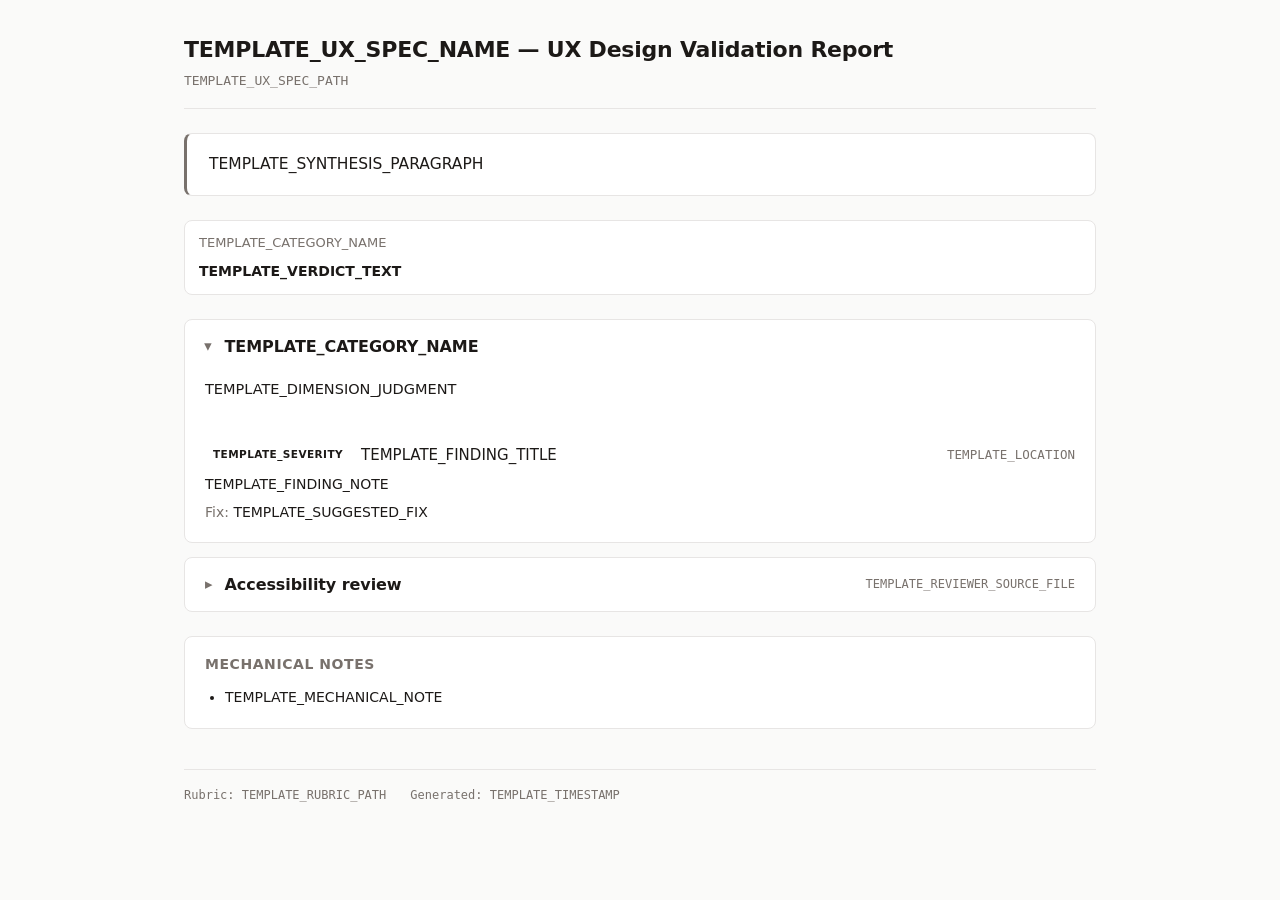
<file: .agents/skills/bmad-ux/assets/validation-report-template.html>
<!DOCTYPE html>
<!--
  UX Design Validation Report — skeleton template.

  This file is a starter the synthesis pass fills in directly. There is no
  substitution engine. The LLM:
    1. Reads {doc_workspace}/review-rubric.md and every review-{lens}.md from
       additional reviewers.
    2. Copies this skeleton.
    3. Replaces the placeholder content (everything between TEMPLATE markers)
       with the consolidated review, preserving the structure and CSS.
    4. Writes the result to {doc_workspace}/validation-report.html.
    5. Writes a markdown twin to {doc_workspace}/validation-report.md.

  Visual rules the LLM must preserve:
    - The container width, the color tokens, the typography.
    - One dimension = one collapsible <section class="dimension">.
    - Verdict pill uses the verdict-* class matching its judgment.
    - Severity badge uses the badge-sev-* class matching its level.
    - Each extra reviewer (accessibility, adversarial, etc.) gets its own
      collapsible section below the rubric dimensions.
    - The footer always shows the artifact paths and timestamp.
-->
<html lang="en">
<head>
<meta charset="utf-8">
<title>UX Design Validation: TEMPLATE_UX_SPEC_NAME</title>
<style>
  :root {
    --bg: #fafaf9;
    --surface: #ffffff;
    --border: #e7e5e4;
    --text: #1c1917;
    --muted: #78716c;

    --verdict-strong: #16a34a;
    --verdict-adequate: #65a30d;
    --verdict-thin: #d97706;
    --verdict-broken: #dc2626;

    --sev-low: #64748b;
    --sev-medium: #ca8a04;
    --sev-high: #ea580c;
    --sev-critical: #dc2626;
  }
  * { box-sizing: border-box; }
  html, body { margin: 0; padding: 0; }
  body {
    font-family: -apple-system, BlinkMacSystemFont, "Segoe UI", Inter, system-ui, sans-serif;
    background: var(--bg);
    color: var(--text);
    line-height: 1.6;
    font-size: 15px;
  }
  .container { max-width: 960px; margin: 0 auto; padding: 32px 24px 64px; }

  header.report-header {
    display: flex;
    align-items: flex-start;
    justify-content: space-between;
    gap: 24px;
    padding-bottom: 16px;
    border-bottom: 1px solid var(--border);
    margin-bottom: 24px;
  }
  .title h1 { margin: 0; font-size: 22px; font-weight: 600; letter-spacing: -0.01em; }
  .title .subtitle { color: var(--muted); font-size: 13px; margin-top: 4px; font-family: ui-monospace, "SF Mono", Menlo, monospace; }

  .synthesis {
    background: var(--surface);
    border: 1px solid var(--border);
    border-left: 3px solid var(--muted);
    border-radius: 8px;
    padding: 18px 22px;
    margin-bottom: 24px;
    font-size: 15.5px;
  }
  .synthesis p { margin: 0 0 10px; }
  .synthesis p:last-child { margin-bottom: 0; }

  .dimension-summary {
    display: grid;
    grid-template-columns: repeat(auto-fit, minmax(180px, 1fr));
    gap: 10px;
    margin-bottom: 24px;
  }
  .dim-card {
    background: var(--surface);
    border: 1px solid var(--border);
    border-radius: 8px;
    padding: 12px 14px;
  }
  .dim-card .dim-name { font-size: 13px; color: var(--muted); margin-bottom: 6px; }
  .dim-card .dim-verdict { font-size: 14px; font-weight: 600; }

  section.dimension, section.reviewer-section { margin-bottom: 14px; }
  section.dimension details, section.reviewer-section details {
    background: var(--surface);
    border: 1px solid var(--border);
    border-radius: 8px;
    overflow: hidden;
  }
  section summary {
    padding: 14px 20px;
    cursor: pointer;
    user-select: none;
    list-style: none;
    display: flex;
    align-items: center;
    gap: 12px;
  }
  section summary::-webkit-details-marker { display: none; }
  section summary::before {
    content: "▸";
    display: inline-block;
    color: var(--muted);
    transition: transform 0.15s ease;
  }
  section details[open] summary::before { transform: rotate(90deg); }
  section summary h2 {
    display: inline;
    margin: 0;
    font-size: 16px;
    font-weight: 600;
    letter-spacing: -0.005em;
    flex: 1;
  }
  .verdict-pill {
    font-size: 11px;
    padding: 3px 10px;
    border-radius: 999px;
    font-weight: 600;
    text-transform: uppercase;
    letter-spacing: 0.04em;
    color: white;
  }
  .verdict-strong { background: var(--verdict-strong); }
  .verdict-adequate { background: var(--verdict-adequate); }
  .verdict-thin { background: var(--verdict-thin); }
  .verdict-broken { background: var(--verdict-broken); }

  .dim-body { padding: 4px 20px 18px; }
  .dim-judgment { color: var(--text); font-size: 14.5px; }
  .dim-judgment p { margin: 0 0 10px; }

  .findings-list { padding: 0 20px 4px; }
  article.finding {
    padding: 14px 0;
    border-top: 1px solid var(--border);
  }
  article.finding:first-child { border-top: none; }
  article.finding header {
    display: flex;
    align-items: center;
    gap: 10px;
    flex-wrap: wrap;
    margin-bottom: 6px;
  }
  .badge {
    font-size: 10.5px;
    padding: 3px 8px;
    border-radius: 4px;
    font-weight: 600;
    text-transform: uppercase;
    letter-spacing: 0.04em;
    line-height: 1.4;
  }
  .badge-sev-low { background: rgba(100, 116, 139, 0.12); color: var(--sev-low); }
  .badge-sev-medium { background: rgba(202, 138, 4, 0.14); color: var(--sev-medium); }
  .badge-sev-high { background: rgba(234, 88, 12, 0.14); color: var(--sev-high); }
  .badge-sev-critical { background: rgba(220, 38, 38, 0.14); color: var(--sev-critical); }
  .finding-title { margin: 0; font-size: 15px; font-weight: 500; flex: 1; min-width: 200px; }
  .finding-location { font-family: ui-monospace, "SF Mono", Menlo, monospace; font-size: 12.5px; color: var(--muted); }
  .finding-note, .finding-fix { margin-top: 6px; font-size: 14px; }
  .finding-fix strong { color: var(--muted); font-weight: 500; }

  .reviewer-source {
    font-size: 12px;
    color: var(--muted);
    font-family: ui-monospace, "SF Mono", Menlo, monospace;
  }

  .mechanical {
    background: var(--surface);
    border: 1px solid var(--border);
    border-radius: 8px;
    padding: 16px 20px;
    margin-top: 24px;
    font-size: 14px;
  }
  .mechanical h3 { margin: 0 0 10px; font-size: 14px; font-weight: 600; color: var(--muted); text-transform: uppercase; letter-spacing: 0.04em; }
  .mechanical ul { margin: 0; padding-left: 20px; }
  .mechanical li { margin-bottom: 4px; color: var(--text); }

  footer.report-footer {
    margin-top: 40px;
    padding-top: 16px;
    border-top: 1px solid var(--border);
    font-size: 12px;
    color: var(--muted);
    font-family: ui-monospace, "SF Mono", Menlo, monospace;
  }
  footer .meta { display: flex; gap: 24px; flex-wrap: wrap; }
</style>
</head>
<body>
  <div class="container">

    <!-- TEMPLATE: header. Fill ux spec name and ux spec path. No overall grade —
         per-category verdicts and severity counts below carry the picture. -->
    <header class="report-header">
      <div class="title">
        <h1>TEMPLATE_UX_SPEC_NAME — UX Design Validation Report</h1>
        <div class="subtitle">TEMPLATE_UX_SPEC_PATH</div>
      </div>
    </header>

    <!-- TEMPLATE: overall synthesis paragraphs. Lift directly from
         review-rubric.md "Overall verdict" section; expand if extra reviewers
         (accessibility, adversarial, etc.) materially shift the picture.
         Wrap each paragraph in <p>. -->
    <div class="synthesis">
      <p>TEMPLATE_SYNTHESIS_PARAGRAPH</p>
    </div>

    <!-- TEMPLATE: dimension summary cards. One per rubric category, in this
         canonical order (from references/validate.md):
           1. Flow coverage
           2. Token completeness
           3. Component coverage
           4. State coverage
           5. Visual reference coverage
           6. Bloat & overspecification
           7. Inheritance discipline
           8. Shape fit
         The dim-verdict text uses one of: strong | adequate | thin | broken. -->
    <div class="dimension-summary">
      <div class="dim-card">
        <div class="dim-name">TEMPLATE_CATEGORY_NAME</div>
        <div class="dim-verdict" style="color: var(--verdict-TEMPLATE_VERDICT)">TEMPLATE_VERDICT_TEXT</div>
      </div>
      <!-- repeat for each of the eight rubric categories -->
    </div>

    <!-- TEMPLATE: one section per rubric category, same canonical order as the
         summary cards above. Skip a category entirely if the rubric review
         marked it n/a for this UX spec. Open the section by default if verdict
         is thin or broken. -->
    <section class="dimension">
      <details open>
        <summary>
          <h2>TEMPLATE_CATEGORY_NAME</h2>
          <span class="verdict-pill verdict-TEMPLATE_VERDICT">TEMPLATE_VERDICT_TEXT</span>
        </summary>
        <div class="dim-body">
          <div class="dim-judgment">
            <p>TEMPLATE_DIMENSION_JUDGMENT</p>
          </div>
        </div>
        <div class="findings-list">
          <!-- TEMPLATE: zero or more findings -->
          <article class="finding">
            <header>
              <span class="badge badge-sev-TEMPLATE_SEVERITY">TEMPLATE_SEVERITY</span>
              <h3 class="finding-title">TEMPLATE_FINDING_TITLE</h3>
              <span class="finding-location">TEMPLATE_LOCATION</span>
            </header>
            <div class="finding-note">TEMPLATE_FINDING_NOTE</div>
            <div class="finding-fix"><strong>Fix:</strong> TEMPLATE_SUGGESTED_FIX</div>
          </article>
        </div>
      </details>
    </section>

    <!-- TEMPLATE: one section per extra reviewer that ran (accessibility,
         adversarial, brand-conformance, etc.). Skip this block entirely if
         only the rubric walker ran. -->
    <section class="reviewer-section">
      <details>
        <summary>
          <h2>Accessibility review</h2>
          <span class="reviewer-source">TEMPLATE_REVIEWER_SOURCE_FILE</span>
        </summary>
        <div class="dim-body">
          <div class="dim-judgment">
            <p>TEMPLATE_REVIEWER_PREAMBLE</p>
          </div>
        </div>
        <div class="findings-list">
          <article class="finding">
            <header>
              <span class="badge badge-sev-TEMPLATE_SEVERITY">TEMPLATE_SEVERITY</span>
              <h3 class="finding-title">TEMPLATE_FINDING_TITLE</h3>
              <span class="finding-location">TEMPLATE_LOCATION</span>
            </header>
            <div class="finding-note">TEMPLATE_FINDING_NOTE</div>
            <div class="finding-fix"><strong>Fix:</strong> TEMPLATE_SUGGESTED_FIX</div>
          </article>
        </div>
      </details>
    </section>

    <!-- TEMPLATE: mechanical notes — short, bulleted. Skip if there are none. -->
    <div class="mechanical">
      <h3>Mechanical notes</h3>
      <ul>
        <li>TEMPLATE_MECHANICAL_NOTE</li>
      </ul>
    </div>

    <footer class="report-footer">
      <div class="meta">
        <span>Rubric: TEMPLATE_RUBRIC_PATH</span>
        <span>Generated: TEMPLATE_TIMESTAMP</span>
      </div>
    </footer>
  </div>
</body>
</html>
</file>
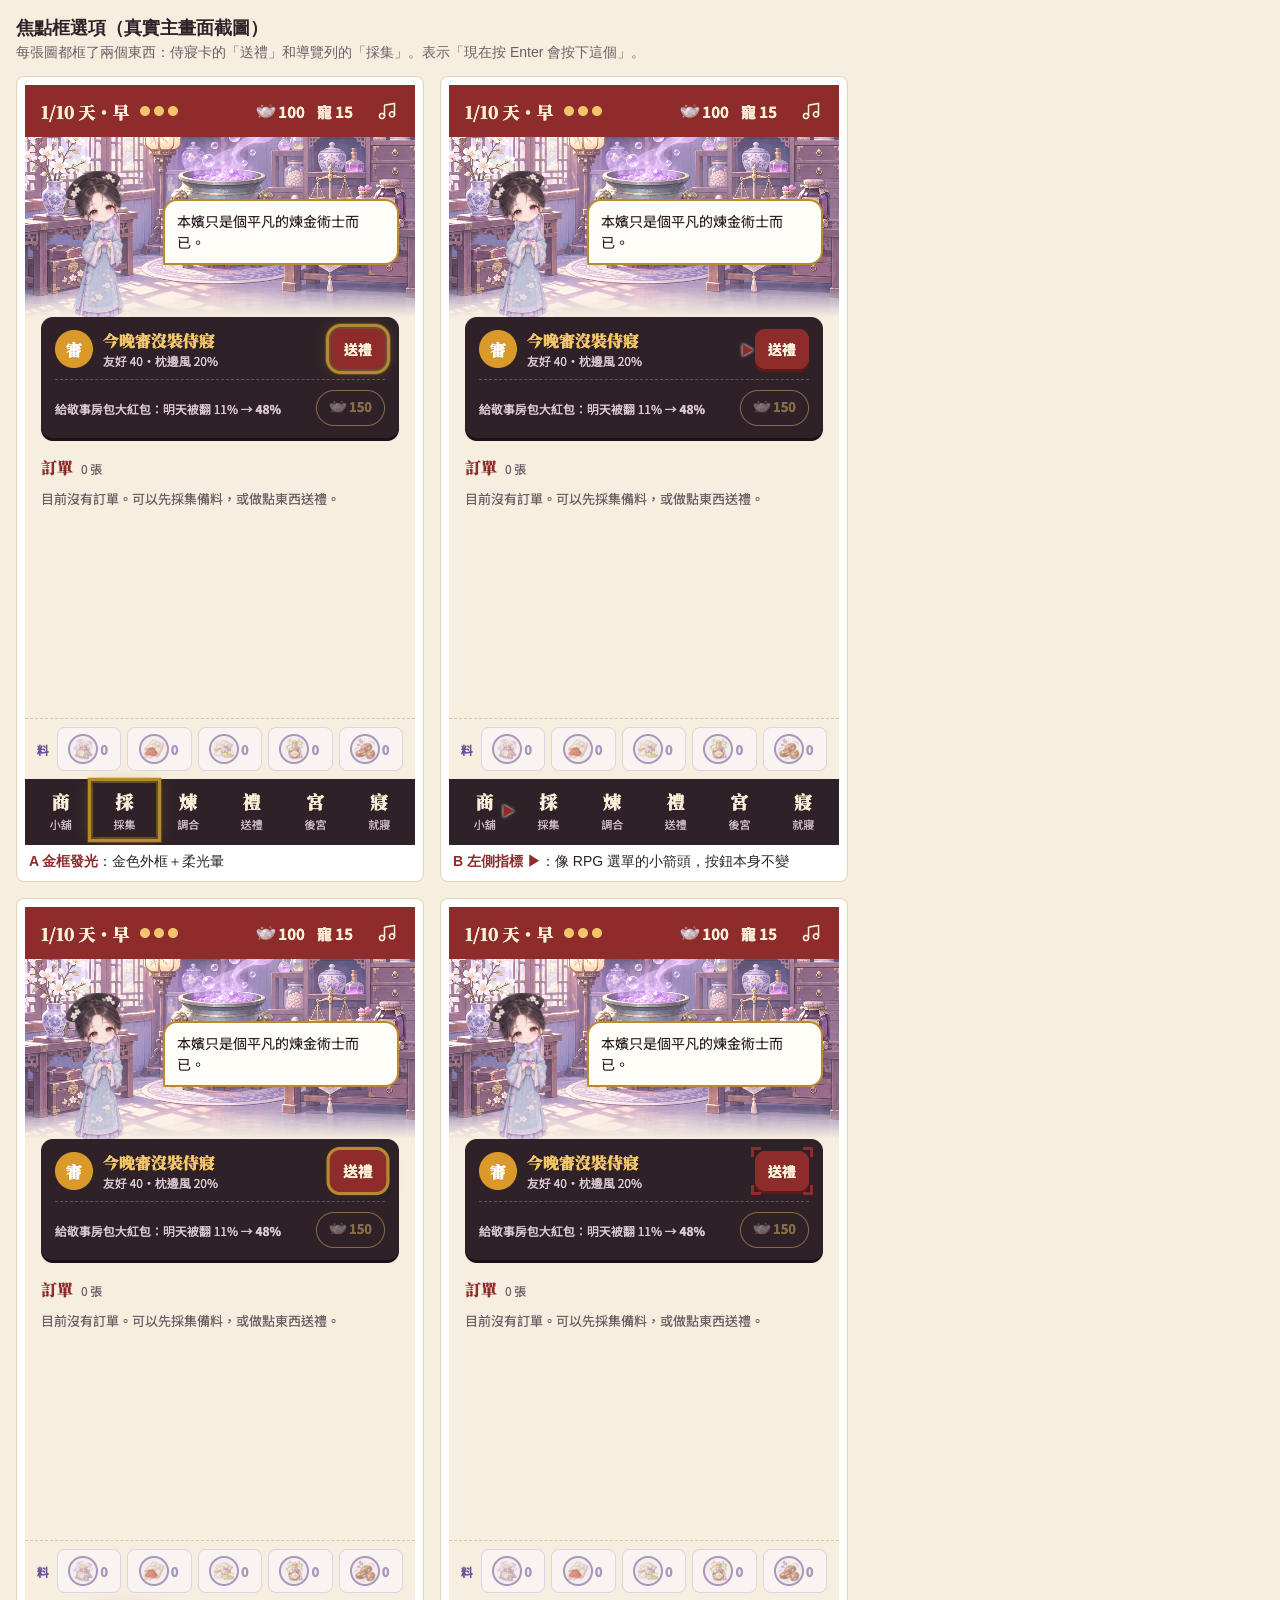
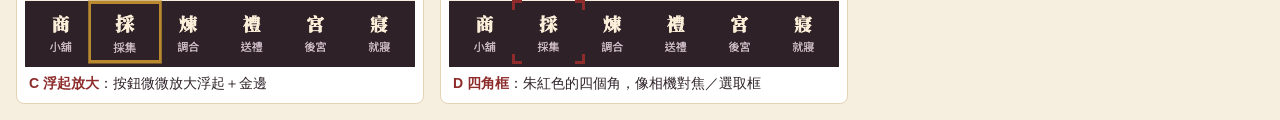
<file: _bmad-output/initiative-lingrong-v1/tickets/epic-ux-input/ux-ux-input/.working/focus-options.html>
<!doctype html><html lang="zh-Hant"><head><meta charset="utf-8"><meta name="viewport" content="width=device-width,initial-scale=1"><title>焦點框選項</title>
<style>body{margin:0;padding:16px;background:#F6EEDF;color:#2E2228;font-family:-apple-system,'PingFang TC',sans-serif}h1{font-size:18px;margin:0 0 4px}p{margin:0 0 14px;color:#6E5F66;font-size:14px}
.g{display:flex;flex-wrap:wrap;gap:16px}figure{margin:0;background:#fff;border:1px solid #E2D3B5;border-radius:8px;padding:8px}img{display:block;width:390px;max-width:100%}figcaption{padding:8px 4px 2px;font-size:14px}b{color:#8E2B2B}</style></head><body>
<h1>焦點框選項（真實主畫面截圖）</h1><p>每張圖都框了兩個東西：侍寢卡的「送禮」和導覽列的「採集」。表示「現在按 Enter 會按下這個」。</p>
<div class="g">
<figure><img src="focus-a.png"><figcaption><b>A 金框發光</b>：金色外框＋柔光暈</figcaption></figure>
<figure><img src="focus-b.png"><figcaption><b>B 左側指標 ▶</b>：像 RPG 選單的小箭頭，按鈕本身不變</figcaption></figure>
<figure><img src="focus-c.png"><figcaption><b>C 浮起放大</b>：按鈕微微放大浮起＋金邊</figcaption></figure>
<figure><img src="focus-d.png"><figcaption><b>D 四角框</b>：朱紅色的四個角，像相機對焦／選取框</figcaption></figure>
</div></body></html>
</file>
<file: css/style.css>
:root {
  /* 宮廷卷軸（淺色） */
  --paper: #F6EEDF;
  --card: #FFFDF8;
  --line: #E2D3B5;
  --ink: #2E2228;
  --muted: #6E5F66;
  --crimson: #8E2B2B;
  --crimson-dark: #5E1A1A;
  --gold: #B8892E;
  --ok: #2F7A4F;
  --red: #B42B2B;
  --purple: #6B4FA0;
  --purple-soft: #F3ECFA;
  /* 煉金工房（深色） */
  --night: #241B30;
  --night-2: #3A2D4B;
  --night-line: #4E3F63;
  --lavender: #B784F0;
  --lavender-text: #E6D6FF;
  --amber: #F4C66A;
  --serif: 'Noto Serif TC', 'Songti TC', serif;
}

* { box-sizing: border-box; }
html, body { margin: 0; height: 100%; }
body {
  background: #1a1420;
  color: var(--ink);
  font-family: 'Noto Sans TC', -apple-system, 'PingFang TC', 'Microsoft JhengHei', sans-serif;
  -webkit-tap-highlight-color: transparent;
}
button { font-family: inherit; }

#app {
  position: relative;
  max-width: 480px;
  height: 100dvh;
  margin: 0 auto;
  overflow: hidden;
  background: var(--paper);
}

.screen { position: relative; height: 100dvh; display: flex; flex-direction: column; overflow: hidden; }
.scroll { flex: 1; overflow-y: auto; -webkit-overflow-scrolling: touch; }
.pad { padding: 16px; }
.theme-light { background: var(--paper); }
.theme-dark { background: var(--night); color: #F1EAF8; }

/* ───── 背景（沒有圖就用漸層） ───── */
.bg-title { background: url(../assets/backgrounds/title.webp) center/cover, linear-gradient(180deg, #1d1636 0%, #4b2f6b 60%, #8c3b4a 100%); }
.bg-yanxi { background: url(../assets/backgrounds/yanxi.webp) center/cover, linear-gradient(180deg, #dfe6fa 0%, #e8def5 100%); }
.bg-garden { background: url(../assets/backgrounds/garden.webp) center/cover, linear-gradient(180deg, #d9f2d8 0%, #fde3ea 100%); }
.bg-taiyi { background: url(../assets/backgrounds/taiyi.webp) center/cover, linear-gradient(180deg, #8a6a4c 0%, #c9a77c 100%); }
.bg-shop { background: url(../assets/backgrounds/shop.webp) center/cover, linear-gradient(180deg, #f8e3c4 0%, #e9b7a0 100%); }
.bg-yikun { background: url(../assets/backgrounds/yikun.webp) center/cover, linear-gradient(180deg, #f7d27a 0%, #e0a27a 100%); }
.bg-xianfu { background: url(../assets/backgrounds/xianfu.webp) center/cover, linear-gradient(180deg, #fbefcf 0%, #edc887 100%); }
.bg-suiyu { background: url(../assets/backgrounds/suiyu.webp) center/cover, linear-gradient(180deg, #fdf0f3 0%, #f0c2cf 100%); }
/* 夜：癢心殿寢宮，上面疊一層深紫讓白字看得清楚 */
.bg-night { background: linear-gradient(180deg, rgba(20,14,40,.45), rgba(20,14,40,.8)), url(../assets/backgrounds/night.webp) center/cover, linear-gradient(180deg, #141029 0%, #33244d 100%); }

/* ───── 按鈕 ───── */
.btn {
  min-height: 44px;
  padding: 10px 16px;
  border-radius: 10px;
  border: 1.5px solid var(--line);
  background: #F1E7D6;
  color: var(--muted);
  font-weight: 700;
  font-size: 15px;
  cursor: pointer;
  transition: transform .08s;
}
.btn:active:not(:disabled) { transform: translateY(2px); }
.btn:disabled { cursor: not-allowed; opacity: .7; }
.btn.primary { background: var(--crimson); border-color: var(--crimson); color: #FBEFD9; box-shadow: 0 3px 0 var(--crimson-dark); }
.btn.amber { background: var(--amber); border-color: var(--amber); color: var(--night); box-shadow: 0 4px 0 #A47B2A; }
.btn.amber:disabled { background: var(--night-2); border-color: var(--night-2); color: #8E7BA8; box-shadow: none; }
.btn.ghost { background: transparent; border-color: var(--line); color: var(--ink); }
.btn.big { min-height: 54px; font-size: 17px; font-weight: 900; }
.btn.small { min-height: 40px; padding: 6px 12px; font-size: 14px; }
.btn.wide { width: 100%; }
.row-btns { display: flex; gap: 10px; width: 100%; }
.row-btns .btn { flex: 1; }
.icon-btn { width: 44px; height: 44px; border: none; background: transparent; color: inherit; display: grid; place-items: center; cursor: pointer; flex: none; }
.icon-btn svg { width: 20px; height: 20px; fill: none; stroke: currentColor; stroke-width: 2; stroke-linecap: round; stroke-linejoin: round; }
.link-btn { min-height: 36px; border: 1.5px solid var(--crimson); color: var(--crimson); background: transparent; border-radius: 999px; padding: 4px 12px; font-weight: 700; font-size: 13px; cursor: pointer; }

.muted { color: var(--muted); font-size: 13px; margin: 6px 0; }
.center { text-align: center; }
.ok { color: var(--ok); font-weight: 700; }
h2 { font-family: var(--serif); font-weight: 900; font-size: 16px; color: var(--crimson); margin: 0 0 10px; }
h3 { font-family: var(--serif); font-size: 15px; margin: 16px 0 8px; }
h3 small { font-family: 'Noto Sans TC', sans-serif; font-weight: 400; font-size: 12px; opacity: .7; margin-left: 4px; }

/* ───── 道具圓章 ───── */
.tok { position: relative; flex: none; width: 30px; height: 30px; border-radius: 50%; display: inline-grid; place-items: center; font-weight: 900; font-size: 14px; }
.tok img { position: absolute; inset: 0; width: 100%; height: 100%; object-fit: contain; }
/* 有圖的圓章：預設透明、不顯示字；圖讀不到（.noimg）才顯示色塊和字 */
.tok.has-img:not(.noimg) { background: transparent !important; }
.tok.has-img:not(.noimg) .tok-ch { visibility: hidden; }
.tok-mat { background: #E9D7B0; color: var(--ink); }
.tok-spike { background: var(--purple); color: #fff; }
.tok-product { background: #F2C9B8; color: var(--crimson); }
.tok-junk { background: #3a3030; color: #ddd; }
.tok-none { background: #E6DDEE; color: var(--muted); }
/* 料：圖載入後保留紫框，跟外型相似的素材（例如麝香和糯米粉）分得開 */
.tok-spike.has-img:not(.noimg) { background: var(--purple-soft) !important; box-shadow: 0 0 0 2px var(--purple); }
.tok-spike.has-img img { inset: 8%; width: 84%; height: 84%; }
.tok.sm { width: 26px; height: 26px; font-size: 13px; }
.tok.lg { width: 40px; height: 40px; font-size: 20px; font-family: var(--serif); }
.tok.xl { width: 96px; height: 96px; font-size: 48px; font-family: var(--serif); border-radius: 22px; }

/* ───── 立繪 ───── */
.portrait { position: relative; width: 120px; aspect-ratio: 2 / 3; flex: none; }
.portrait img { position: absolute; inset: 0; width: 100%; height: 100%; object-fit: contain; object-position: bottom; }
.portrait .ph { position: absolute; inset: 10% 12% 0; border-radius: 50% 50% 16px 16px; background: var(--c); border: 3px solid #fff; box-shadow: 0 6px 18px rgba(0,0,0,.18); display: none; place-items: center; }
.ph-face { font-family: var(--serif); font-weight: 900; font-size: 2.6em; color: #fff; }
.portrait.noimg .ph { display: grid; } /* 立繪讀不到才顯示色塊 */
.portrait.mini { width: 54px; font-size: 8px; }
.avatar { flex: none; width: 38px; height: 38px; border-radius: 50%; background: var(--c); color: #fff; display: grid; place-items: center; font-family: var(--serif); font-weight: 900; }

/* ───── 頂欄、子頁標題 ───── */
.topbar { flex: none; display: flex; align-items: center; justify-content: space-between; padding: 4px 6px 4px 16px; background: var(--crimson); color: #FBEFD9; }
.topbar.dark { background: var(--night); color: var(--amber); }
.tb-day { display: flex; align-items: center; gap: 10px; }
.tb-day b { font-family: var(--serif); font-weight: 900; font-size: 17px; }
.slots { display: inline-flex; gap: 4px; }
.slots i { width: 10px; height: 10px; border-radius: 50%; background: #F2C46B; }
.slots i.used { background: rgba(251,239,217,.3); }
/* 銀兩小元寶 */
.coin { display: inline-flex; align-items: center; gap: 2px; white-space: nowrap; }
.coin img { width: 1.35em; height: 1.35em; object-fit: contain; margin: -.2em 0; }
.tb-stats { display: flex; align-items: center; gap: 12px; font-weight: 700; font-size: 15px; }

.subhead { flex: none; display: flex; align-items: center; gap: 4px; padding: 6px 12px 6px 4px; background: var(--crimson); color: #FBEFD9; }
.subhead.dark { background: var(--night); color: #F1EAF8; border-bottom: 1px solid var(--night-line); }
.subhead > div:nth-child(2) { flex: 1; min-width: 0; }
.subhead-title { font-family: var(--serif); font-weight: 900; font-size: 18px; }
.subhead.dark .subhead-title { color: var(--amber); }
.subhead-sub { font-size: 12px; opacity: .8; }
.subhead-stats { font-size: 12px; opacity: .85; text-align: right; white-space: nowrap; }

/* ───── 主畫面 ───── */
.stage { position: relative; height: 180px; display: flex; align-items: flex-end; gap: 6px; padding: 0 16px; overflow: hidden; }
.stage::after { content: ''; position: absolute; left: 0; right: 0; bottom: 0; height: 30px; background: linear-gradient(transparent, var(--paper)); }
.stage-portrait { width: 116px; font-size: 12px; z-index: 1; margin-bottom: -8px; }
.bubble { position: relative; z-index: 1; flex: 1; margin-bottom: 52px; background: var(--card); border: 2px solid var(--gold); border-radius: 14px 14px 14px 2px; padding: 10px 12px; font-size: 14px; line-height: 1.5; box-shadow: 0 3px 10px rgba(0,0,0,.08); }
.bubble.small { margin: 0; }
.orders { padding: 4px 16px 16px; }

.ocard { background: var(--card); border-radius: 8px; border-top: 6px solid var(--gold); box-shadow: 0 2px 0 #D9C7A6; padding: 12px 14px; margin-bottom: 12px; display: flex; flex-direction: column; gap: 10px; }
.ocard.urgent { border-top-color: var(--crimson); }
.ocard-head { display: flex; align-items: center; gap: 10px; }
.ocard-title { flex: 1; min-width: 0; display: flex; flex-direction: column; }
.ocard-title small { font-size: 12px; color: var(--muted); }
.due { flex: none; font-size: 12px; font-weight: 700; padding: 3px 8px; border-radius: 4px; background: #F2DDA9; color: #6E4B12; }
.due.today { background: var(--red); color: #fff; }
.needs { display: flex; flex-direction: column; gap: 6px; }
.need { display: flex; align-items: center; gap: 8px; font-size: 14px; min-height: 36px; }
.need-name { flex: 1; }
.ready { display: flex; align-items: center; gap: 8px; background: var(--purple-soft); border-radius: 8px; padding: 8px 10px; font-size: 14px; }

.spikebar { flex: none; display: flex; align-items: center; gap: 6px; padding: 8px 12px; background: var(--paper); border-top: 1px dashed #D9C7A6; }
.spikebar-label { font-size: 12px; font-weight: 700; color: var(--purple); padding-right: 2px; }
.spike-btn { flex: 1; height: 44px; border-radius: 8px; border: 1.5px solid #CDBDE6; background: #FBF8FF; display: flex; align-items: center; justify-content: center; gap: 4px; font-size: 13px; color: var(--ink); cursor: pointer; }
.spike-btn b { color: var(--purple); font-weight: 900; }
.spike-btn.empty { opacity: .55; }

.bottomnav { flex: none; display: grid; grid-template-columns: repeat(6, minmax(0, 1fr)); background: var(--ink); padding: 4px 4px calc(8px + env(safe-area-inset-bottom)); }
.bottomnav button { height: 54px; border: none; background: transparent; color: #FBEFD9; display: flex; flex-direction: column; align-items: center; justify-content: center; gap: 2px; cursor: pointer; }
.bottomnav b { font-family: var(--serif); font-weight: 900; font-size: 18px; }
.bottomnav span { font-size: 11px; color: #CBB9C2; }

/* ───── 列表、卡片 ───── */
.card { background: var(--card); border-radius: 14px; padding: 12px 14px; }
.row { display: flex; align-items: center; gap: 10px; padding: 10px 12px; background: var(--card); border-radius: 10px; border: 1.5px solid var(--line); margin-bottom: 8px; }
.row-main { flex: 1; min-width: 0; display: flex; flex-direction: column; }
.row-main small { color: var(--muted); font-size: 12px; }
.tag { display: inline-block; margin-left: 6px; padding: 0 6px; border-radius: 4px; background: var(--purple); color: #fff; font-size: 11px; vertical-align: middle; }
.shop-greet { display: flex; align-items: center; gap: 10px; margin-bottom: 12px; }
.chips { display: flex; flex-wrap: wrap; gap: 6px; }
.chip { display: inline-flex; align-items: center; gap: 4px; padding: 3px 10px 3px 4px; background: var(--card); border: 1.5px solid var(--line); border-radius: 999px; font-size: 13px; }
.chip em { font-style: normal; color: var(--purple); font-size: 11px; }
.fav-row { display: flex; align-items: center; gap: 10px; margin: 10px 0; }
.fav-row small { color: var(--muted); font-size: 12px; margin-left: 6px; }
.fav-n { width: 32px; text-align: right; }
.bar { height: 10px; background: #EFE3D0; border-radius: 6px; overflow: hidden; margin-top: 4px; }
.bar i { display: block; height: 100%; border-radius: 6px; transition: width .4s; }

/* ───── 採集 ───── */
.loc { background: var(--card); border-radius: 14px; overflow: hidden; border: 1.5px solid var(--line); margin-bottom: 14px; }
.loc.hot { border: 2px solid #4F8A6B; }
.loc-banner { height: 84px; display: flex; align-items: flex-end; justify-content: space-between; gap: 8px; padding: 10px 14px; }
.loc-banner span { font-family: var(--serif); font-weight: 900; font-size: 24px; color: var(--ink); text-shadow: 0 0 8px rgba(255,255,255,.9); }
.loc-banner em { font-style: normal; font-size: 12px; font-weight: 700; color: #fff; background: #4F8A6B; padding: 3px 8px; border-radius: 4px; }
.loc-body { padding: 10px 14px 14px; display: flex; flex-direction: column; gap: 10px; }
.drops { display: flex; flex-wrap: wrap; gap: 6px; }
.drop { font-size: 13px; padding: 4px 10px; border-radius: 999px; background: #F1E7D6; }
.drop.need { background: #E8F3E5; outline: 2px solid #4F8A6B; font-weight: 700; }
.drop.spike { background: #ECE3F6; color: #5A3E8A; font-weight: 700; }
.drop.spike.rare { background: var(--purple); color: #fff; }

/* ───── 彈出面板 ───── */
.sheet-layer { position: absolute; inset: 0; z-index: 30; background: rgba(46,34,40,.55); display: flex; flex-direction: column; justify-content: flex-end; animation: fade .2s; }
.sheet { background: var(--card); border-radius: 22px 22px 0 0; padding: 22px 16px calc(22px + env(safe-area-inset-bottom)); display: flex; flex-direction: column; gap: 12px; align-items: stretch; animation: slideup .25s ease-out; color: var(--ink); }
.sheet p { margin: 0; line-height: 1.6; }
.sheet h4 { margin: 4px 0 0; font-size: 14px; }
.sheet ul { margin: 0; padding-left: 20px; line-height: 1.7; }
.sheet-title { font-family: var(--serif); font-weight: 900; font-size: 22px; text-align: center; margin: 0; }
.dark-sheet { background: var(--night-2); color: #F1EAF8; }
.dark-sheet .sheet-title { color: var(--amber); }
.dark-sheet .btn.ghost { color: #F1EAF8; border-color: var(--night-line); }
.modal-tok { display: flex; justify-content: center; }
.got { display: flex; justify-content: center; gap: 10px; flex-wrap: wrap; }
.got-card { width: 96px; min-height: 116px; padding: 6px 4px; border-radius: 14px; background: #F1E7D6; display: flex; flex-direction: column; align-items: center; justify-content: center; gap: 4px; font-size: 13px; animation: popin .45s cubic-bezier(.3,1.6,.5,1) both; }
.got-card b { color: var(--ok); }
.got-card.spike { background: var(--purple); color: #fff; }
.got-card.spike b { color: var(--amber); }

/* ───── 調合（煉金工房） ───── */
/* 調合：炎洗宮（有煉金鼎）調暗墊底，往下漸層融進深色 */

.pot { position: relative; display: flex; flex-direction: column; align-items: center; }
.bubbles { position: absolute; top: -10px; left: 0; right: 0; height: 40px; pointer-events: none; }
.bubbles i { position: absolute; bottom: 0; width: 12px; height: 12px; border-radius: 50%; background: rgba(206,170,255,.85); opacity: 0; }
.bubbles i:nth-child(1) { left: 30%; } .bubbles i:nth-child(2) { left: 45%; } .bubbles i:nth-child(3) { left: 60%; } .bubbles i:nth-child(4) { left: 38%; } .bubbles i:nth-child(5) { left: 70%; }
.mat { min-height: 72px; border-radius: 10px; border: 1.5px solid var(--line); background: var(--card); display: flex; flex-direction: column; align-items: center; justify-content: center; gap: 2px; font-size: 12px; color: var(--ink); cursor: pointer; padding: 6px 2px; }
.mat small { color: var(--muted); }
.mat:disabled { opacity: .4; }
.slist { display: flex; flex-direction: column; gap: 6px; }
.recipe { display: flex; align-items: center; gap: 6px; margin: 6px 0; }
.footer-cta { flex: none; padding: 12px 16px calc(14px + env(safe-area-inset-bottom)); }
.footer-cta.dark { background: var(--night); border-top: 1px solid var(--night-line); }

/* ───── 交貨結果 ───── */
.result { display: flex; flex-direction: column; }
.result-stage { position: relative; flex: 1; display: flex; justify-content: center; align-items: flex-end; min-height: 280px; }
.result-portrait { width: 220px; font-size: 18px; }
.stamp { position: absolute; top: 28%; left: 50%; min-width: 170px; padding: 10px 20px; margin-left: -85px; text-align: center; border: 6px solid; border-radius: 12px; font-family: var(--serif); font-weight: 900; font-size: 56px; letter-spacing: 6px; background: rgba(255,250,243,.6); animation: stamp .45s cubic-bezier(.2,1.4,.4,1) .2s both; }
.stamp.red { color: var(--red); border-color: var(--red); }
.stamp.grey { color: #7d7076; border-color: #7d7076; }
.stamp.purple { color: var(--purple); border-color: var(--purple); font-size: 40px; }
.stamp.gold { color: var(--gold); border-color: var(--gold); font-size: 44px; }
.float-num { position: absolute; right: 18%; top: 18%; font-weight: 900; font-size: 30px; color: var(--red); animation: floatup 1.4s ease-out .5s both; }
.receipt { margin: 16px 16px 0; background: var(--card); border-radius: 14px; padding: 6px 14px; }
.rline { display: flex; align-items: center; gap: 10px; padding: 10px 0; font-size: 14px; }
.rline + .rline { border-top: 1px solid #EFE3D0; }
.rline > span:not(.tok) { flex: 1; }
.rline small { display: block; color: var(--muted); font-size: 12px; }
.rline b { white-space: nowrap; }
.rline .gold { color: #6E4B12; } .rline .purple { color: var(--purple); } .rline .grey { color: var(--muted); } .rline .red { color: var(--red); }
/* 狠章（加料得手、被抓）：大一號、粗框；落下／停格／回彈由 js（Web Animations）播，這裡只放靜止的最終樣子 */
.stamp.fierce { font-size: 72px; border-width: 8px; padding: 12px 24px; min-width: 220px; left: 0; right: 0; width: max-content; margin: 0 auto; animation: none; transform: rotate(-12deg); z-index: 3; }
.stamp.fierce.purple { font-size: 48px; }
.fx-ink { position: absolute; border-radius: 50%; pointer-events: none; z-index: 4; opacity: 0; }
.fx-ring { position: absolute; border: 6px solid; border-radius: 16px; pointer-events: none; z-index: 2; opacity: 0; }
/* 搖晃：只有「重」事件的結果頁蓋章時一次（延遲＝起砸 160ms＋砸 190ms＋重停格 190ms）；振幅 15px、0.76 秒逐漸衰減 */
.result.fx-shake { animation: fxshake .76s linear .54s; }
/* 被抓暗幕（DESIGN dim-veil #140C1C）：壓暗背景與立繪；不擋點擊。透明度由 js 播（0→0.45、0.45→0.62），這裡是靜止值 */
.fx-veil { position: absolute; inset: 0; background: #140C1C; opacity: .45; pointer-events: none; }
.dialog-layer > .fx-veil { z-index: 0; } /* 對話：旁白框、略過／倍速在暗幕之上（定位元素依 DOM 順序疊在上面） */
.result > .fx-veil { z-index: 2; }
.result > .fx-veil.settled { opacity: .62; } /* 重繪：直接維持章落下後的暗度 */
/* 章（狠章 z 3）、墨點、收據、底部按鈕在暗幕之上，不被壓暗 */
.result.fx-caught .fx-ring { z-index: 3; }
.result.fx-caught .receipt, .result.fx-caught .footer-cta { position: relative; z-index: 3; }

/* ───── 對話 ───── */
.dialog-layer { position: absolute; inset: 0; z-index: 20; display: flex; flex-direction: column; justify-content: flex-end; align-items: center; padding: 16px 16px calc(20px + env(safe-area-inset-bottom)); cursor: pointer; }
.dlg-ctrls { position: absolute; top: 12px; right: 12px; display: flex; gap: 8px; }
.skip-btn, .speed-btn { min-height: 40px; padding: 6px 14px; border-radius: 999px; border: none; background: rgba(46,34,40,.6); color: #fff; font-size: 13px; font-weight: 700; cursor: pointer; }
.dlg-portrait { width: min(260px, 62vw); font-size: 20px; margin-bottom: -18px; z-index: 1; }
.dialog-box { position: relative; z-index: 2; width: 100%; background: rgba(255,253,248,.97); border: 3px solid var(--c); border-radius: 16px; padding: 20px 16px 24px; min-height: 120px; box-shadow: 0 8px 24px rgba(0,0,0,.25); }
.dialog-box.narr { background: rgba(30,22,40,.94); color: #f3e9ff; border-color: var(--c); text-align: center; font-family: var(--serif); }
.speaker { position: absolute; top: -15px; left: 14px; background: var(--c); color: #fff; font-weight: 900; padding: 2px 12px; border-radius: 8px; font-family: var(--serif); }
.dlg-text { font-size: 17px; line-height: 1.7; min-height: 1.7em; }
.dialog-box.locked .dlg-next { visibility: hidden; }
.dlg-next { position: absolute; right: 14px; bottom: 6px; font-size: 12px; color: var(--muted); animation: blink 1s infinite; }

/* ───── 標題、夜晚、結局 ───── */
/* 標題：側身大立繪。背景靠右讓月亮完整入鏡，零溶從左下探出，標題與按鈕靠右 */
.title-screen { background-position: right center; }
.title-scrim { position: absolute; left: 0; right: 0; bottom: 0; height: 30%; background: linear-gradient(transparent, rgba(20,12,34,.75)); }
.title-portrait { position: absolute; width: 108%; left: -28%; bottom: -13%; font-size: 40px; filter: drop-shadow(0 0 18px rgba(160,100,255,.45)); }
.title-screen .logo { position: absolute; top: 15%; right: 22px; text-align: right; }
.logo-main { font-family: var(--serif); font-weight: 900; font-size: clamp(34px, 10.5vw, 46px); line-height: 1.15; letter-spacing: 2px;
  background: linear-gradient(180deg, #fff6d6 0%, #ffd77a 45%, #e0a83a 100%); -webkit-background-clip: text; background-clip: text; color: transparent;
  filter: drop-shadow(0 2px 0 #4a1d3c) drop-shadow(0 0 2px #4a1d3c) drop-shadow(0 0 14px rgba(186,120,255,.55)); }
.logo-sub { display: inline-block; margin-top: 8px; font-family: var(--serif); font-weight: 600; font-size: 17px; color: #fff; background: rgba(107,79,160,.85); padding: 3px 12px; border-radius: 4px; }
.title-ui { position: absolute; right: 22px; bottom: max(34px, env(safe-area-inset-bottom)); width: 190px; display: flex; flex-direction: column; gap: 10px; }
.btn.gold { border: 2px solid #fff3cf; border-radius: 999px; min-height: 56px; font-size: 18px; letter-spacing: 4px; color: #3a1d12;
  background: linear-gradient(180deg, #ffe7a3, #f4c66a 55%, #d9a240); box-shadow: 0 4px 0 #8a5a1e, 0 0 22px rgba(244,198,106,.45); }
.title-ui .disclaimer { text-align: right; font-size: 11px; }
.disclaimer { color: rgba(255,255,255,.72); font-size: 12px; margin: 0; line-height: 1.6; }

.night { padding: 32px 16px; color: #f3e9ff; gap: 16px; overflow-y: auto; }
.night h2 { text-align: center; color: var(--amber); font-size: 24px; }
.daylog { margin: 0; padding-left: 20px; line-height: 1.8; font-size: 14px; }
.night .daylog { background: rgba(20,12,34,.6); border-radius: 12px; padding: 12px 12px 12px 30px; }
.night-fav { display: flex; flex-wrap: wrap; justify-content: center; gap: 6px 14px; font-size: 14px; }
.night-fav span { border-bottom: 3px solid var(--c); padding-bottom: 2px; }
.night .btn { margin-top: auto; }
/* 結局（§9 第二輪）：畫面一恩寵揭曉、畫面二封號與戰績 */
.ending { padding: 18px 16px max(18px, env(safe-area-inset-bottom)); color: #f3e9ff; gap: 12px; overflow-y: auto; overflow-x: hidden; }
.ending.bg-yanxi { background: linear-gradient(rgba(20,12,34,.62), rgba(20,12,34,.94)), url(../assets/backgrounds/yanxi.webp) center/cover, var(--night); }
.end-cap { text-align: center; font-size: 13px; letter-spacing: 6px; color: #cdb8ee; }
.sr-only { position: absolute; width: 1px; height: 1px; overflow: hidden; clip: rect(0 0 0 0); white-space: nowrap; }
/* 畫面一 */
.end-eunuch { text-align: center; font-family: var(--serif); font-weight: 900; font-size: 26px; color: var(--amber); letter-spacing: 6px; animation: edrop .6s both; }
.rk-board { display: flex; flex-direction: column; gap: 10px; padding: 10px 2px 0; position: relative; z-index: 2; }
.rk { display: grid; grid-template-columns: 30px 52px 1fr; align-items: center; gap: 10px; animation: rkslide .5s var(--d) both; }
.rk-no { font-family: var(--serif); font-weight: 900; font-size: 20px; color: #cdb8ee; text-align: center; }
.rk.first .rk-no { color: var(--amber); font-size: 26px; }
.rk-av { width: 52px; height: 52px; border-radius: 50%; overflow: hidden; background: var(--c); border: 2px solid var(--c); }
.rk-av img { width: 100%; height: 100%; object-fit: cover; object-position: 50% 12%; }
.rk-nm { display: flex; justify-content: space-between; font-weight: 700; font-size: 14px; }
.rk-nm b { color: var(--amber); font-variant-numeric: tabular-nums; }
.rk-bar { display: block; height: 12px; border-radius: 6px; background: rgba(255,255,255,.08); margin-top: 5px; overflow: hidden; }
.rk-bar i { display: block; height: 100%; width: var(--w); background: var(--c); border-radius: 6px; transform-origin: left; animation: rkbar .9s calc(var(--d) + .15s) cubic-bezier(.2,.8,.3,1) both; }
.rk.first { padding: 8px; margin: 0 -8px; border-radius: 12px; background: rgba(244,198,106,.1); box-shadow: 0 0 0 2px var(--amber); }
.end-verdict { position: relative; z-index: 2; margin: 18px 4px 0; padding: 12px 10px; border-radius: 14px; background: rgba(20,12,34,.72); backdrop-filter: blur(2px); text-align: center; animation: vpop .6s var(--done) cubic-bezier(.3,1.6,.5,1) both; }
.v-big { font-family: var(--serif); font-weight: 900; font-size: 30px; line-height: 1.25; color: var(--amber); text-shadow: 0 0 18px rgba(244,198,106,.5), 0 2px 4px rgba(0,0,0,.6); }
.end-verdict.ling .v-big { font-size: 34px; }
.v-small { margin-top: 8px; font-size: 14px; text-shadow: 0 1px 3px rgba(0,0,0,.8); }
.v-who { margin-top: 6px; font-size: 13px; color: #cdb8ee; text-shadow: 0 1px 3px rgba(0,0,0,.8); }
.end-hero { position: absolute; right: -50px; bottom: 64px; width: 210px; z-index: 1; pointer-events: none; animation: fade .8s calc(var(--done) + .2s) both; }
.end-hero img, .end-cower img { width: 100%; display: block; }
.end-hero img { filter: drop-shadow(0 0 16px rgba(160,100,255,.5)); }
.end-cower { position: absolute; left: 6px; bottom: 74px; width: 110px; z-index: 1; pointer-events: none; transform: rotate(-6deg) scale(.9); animation: fade .6s calc(var(--done) + .6s) both; }
.end-cower img { filter: grayscale(.3) brightness(.85); }
.end-next { position: relative; z-index: 3; margin-top: auto; }
/* 畫面二 */
.end2 .edict { position: relative; z-index: 1; margin: 22px 12px 4px; padding: 16px 16px 20px; border-radius: 6px; color: #3b2208;
  background: linear-gradient(180deg, #f9ebc4, #f0d99a); box-shadow: 0 0 0 4px #b8892e, 0 0 0 7px #7a1f2b, 0 12px 28px rgba(0,0,0,.55);
  font-family: var(--serif); font-size: 13.5px; line-height: 1.7; animation: unroll .7s cubic-bezier(.2,.9,.3,1) both; transform-origin: top; }
.edict::before, .edict::after { content: ''; position: absolute; left: -14px; right: -14px; height: 14px; border-radius: 7px; background: linear-gradient(180deg, #8a5a1e, #5a3510); }
.edict::before { top: -18px; } .edict::after { bottom: -18px; }
.edict p { margin: 4px 0 0; }
.edict-hd { font-weight: 900; font-size: 14px; letter-spacing: 6px; text-align: center; color: #7a1f2b; }
.edict-sub { text-align: center; color: #5a3510; }
.edict-stampwrap { display: grid; place-items: center; margin: 12px 0 6px; }
.edict-stamp { min-width: 140px; min-height: 140px; padding: 10px; border: 5px solid #c0262b; border-radius: 12px; display: grid; place-items: center; text-align: center; color: #c0262b; font-weight: 900; font-size: 28px; line-height: 1.15; background: rgba(192,38,43,.06); transform: rotate(-6deg); animation: estamp .45s .7s cubic-bezier(.2,1.4,.4,1) both; }
.edict-comment { text-align: center; }
.edict-extra { margin-top: 12px; padding-top: 10px; border-top: 1px dashed #b8892e; font-size: 13px; text-align: center; color: #5a3510; }
.edict-chip { display: inline-block; margin: 4px 3px 0; padding: 2px 10px; border-radius: 999px; border: 1.5px solid #c0262b; color: #c0262b; font-weight: 700; font-size: 12.5px; animation: vpop .4s calc(1.3s + var(--i) * .28s) cubic-bezier(.3,1.6,.5,1) both; }
.end-stats { display: flex; flex-direction: column; gap: 6px; margin-top: 14px; }
.end-stats h2 { font-family: var(--serif); font-size: 15px; margin: 0 0 2px; color: var(--amber); }
.end-stat { display: flex; gap: 10px; align-items: baseline; font-size: 14px; background: rgba(36,27,48,.85); border: 1px solid #4E3F63; border-radius: 10px; padding: 8px 12px; }
.end-stat b { font-family: var(--serif); color: var(--amber); font-size: 18px; min-width: 2ch; text-align: right; font-variant-numeric: tabular-nums; }
.end-btns { display: grid; grid-template-columns: 1fr 1fr; gap: 8px; margin-top: 6px; }
.end-btns .btn { min-height: 52px; font-size: 15px; }
.end-btns .btn.gold { grid-column: 1 / -1; }
.book-toggle { align-self: center; background: none; border: none; color: #cdb8ee; font-size: 13px; padding: 8px 12px; cursor: pointer; }
.title-book { background: rgba(36,27,48,.9); border: 1px solid var(--purple); border-radius: 14px; padding: 10px 12px 12px; }
.book-h { display: flex; justify-content: space-between; align-items: baseline; gap: 8px; margin-bottom: 8px; font-family: var(--serif); font-weight: 900; color: var(--amber); font-size: 15px; }
.book-h small { font-family: inherit; font-weight: 400; color: #cdb8ee; font-size: 11.5px; }
.seals { display: grid; grid-template-columns: repeat(6, 1fr); gap: 6px; }
.seal-btn { position: relative; aspect-ratio: 1; border-radius: 50%; padding: 2px; display: grid; place-items: center; text-align: center; cursor: pointer;
  font-family: var(--serif); font-weight: 900; font-size: 9.5px; line-height: 1.15; background: transparent; animation: stamp .3s calc(1.3s + var(--i) * .06s) cubic-bezier(.3,1.6,.5,1) both; }
.seal-btn.got { border: 2px solid #e0484c; color: #ff8b8b; background: rgba(192,38,43,.12); }
.seal-btn.new { border: 2px solid var(--amber); color: #ffe39a; background: rgba(244,198,106,.15); box-shadow: 0 0 12px rgba(244,198,106,.5); }
.seal-btn.new::after { content: '新'; position: absolute; top: -5px; right: -5px; width: 16px; height: 16px; border-radius: 50%; background: #c0262b; color: #fff; font-size: 9px; display: grid; place-items: center; }
.seal-btn.no { border: 2px dashed #4E3F63; color: #6e5f86; font-size: 14px; }
.btn.ghost-gold { background: transparent; border: 2px solid var(--amber); color: var(--amber); border-radius: 999px; min-height: 56px; font-size: 16px; }
.ending .btn.gold { min-height: 56px; }
@keyframes unroll { from { transform: scaleY(.05); opacity: 0; } }
@keyframes edrop { from { opacity: 0; transform: translateY(-16px); } }
@keyframes rkslide { from { opacity: 0; transform: translateX(-20px); } }
@keyframes rkbar { from { transform: scaleX(0); } }
@keyframes vpop { from { opacity: 0; transform: scale(.3); } }
@keyframes estamp { 0% { opacity: 0; transform: rotate(-6deg) scale(2.4); } 70% { opacity: 1; transform: rotate(-6deg) scale(.92); } 100% { opacity: 1; transform: rotate(-6deg) scale(1); } }
@media (prefers-reduced-motion: reduce) { .ending *, .ending *::before, .ending *::after { animation-duration: .01ms !important; animation-delay: 0s !important; } }

.toast { position: absolute; left: 50%; bottom: 120px; transform: translateX(-50%); background: rgba(46,34,40,.92); color: #fff; padding: 8px 16px; border-radius: 999px; font-size: 14px; z-index: 50; animation: fade .2s; white-space: nowrap; }
.toast.long { white-space: normal; width: max-content; max-width: calc(100% - 40px); border-radius: 14px; line-height: 1.6; text-align: left; }

/* ───── 動畫 ───── */
@keyframes fade { from { opacity: 0; } }
@keyframes slideup { from { transform: translateY(40px); opacity: 0; } }
@keyframes popin { from { transform: scale(.3) translateY(20px); opacity: 0; } }
@keyframes blink { 50% { opacity: 0; } }
@keyframes stamp { 0% { transform: rotate(-12deg) scale(3); opacity: 0; } 100% { transform: rotate(-12deg) scale(1); opacity: 1; } }
@keyframes floatup { 0% { transform: translateY(10px); opacity: 0; } 20% { opacity: 1; } 100% { transform: translateY(-40px); opacity: 0; } }
@keyframes fxshake { 0% { transform: translate(15px, -6px) rotate(-1.1deg); } 6.3% { transform: translate(-8.4px, 6.9px) rotate(0.56deg); } 12.5% { transform: translate(11.8px, -8.3px) rotate(-0.73deg); } 18.8% { transform: translate(-11px, 3.4px) rotate(0.97deg); } 25% { transform: translate(5.6px, -4.7px) rotate(-0.36deg); } 31.3% { transform: translate(-7.2px, 5.8px) rotate(0.49deg); } 37.5% { transform: translate(9.4px, -2px) rotate(-0.68deg); } 43.8% { transform: translate(-3.4px, 5.3px) rotate(0.47deg); } 50% { transform: translate(4.5px, -3.7px) rotate(-0.3deg); } 56.3% { transform: translate(-5.9px, 2.3px) rotate(0.42deg); } 62.5% { transform: translate(3.9px, -3.1px) rotate(-0.27deg); } 68.8% { transform: translate(-2.3px, 2px) rotate(0.15deg); } 75% { transform: translate(3px, -1px) rotate(-0.24deg); } 81.3% { transform: translate(-1.7px, 1.4px) rotate(0.11deg); } 87.5% { transform: translate(0.8px, -0.8px) rotate(0.12deg); } 93.8% { transform: translate(-0.8px, 0.2px) rotate(-0.04deg); } 100% { transform: none; } }@media (prefers-reduced-motion: reduce) {
  *, *::before, *::after { animation-duration: .01ms !important; animation-iteration-count: 1 !important; }
  .result.fx-shake { animation: none !important; } /* 減少動態：不搖晃（其他演出走 Web Animations 照常） */
}

/* ───── v0.3：翻牌子、友好、送禮、後宮 ───── */
h2 small { font-family: 'Noto Sans TC', sans-serif; font-weight: 400; font-size: 12px; color: var(--muted); margin-left: 4px; }
.grounded { margin: 0; padding: 10px 16px; background: #3a2d2d; color: #FFD9D0; font-size: 13px; font-weight: 700; text-align: center; }
.grounded.inline { border-radius: 10px; margin-bottom: 8px; }

.tonight { margin: 0 16px 14px; background: var(--ink); color: #FBEFD9; border-radius: 12px; padding: 12px 14px; display: flex; flex-direction: column; gap: 10px; box-shadow: 0 3px 0 #1a1218; }
.tn-row { display: flex; align-items: center; gap: 10px; }
.tn-main { flex: 1; min-width: 0; display: flex; flex-direction: column; }
.tn-main b { font-family: var(--serif); font-size: 16px; color: var(--amber); }
.tn-main small { font-size: 12px; color: #D9C9D2; }
.tn-bribe { display: flex; align-items: center; gap: 8px; padding-top: 10px; border-top: 1px dashed rgba(251,239,217,.25); font-size: 12px; color: #D9C9D2; }
.tn-bribe span { flex: 1; }
.tonight .link-btn { color: var(--amber); border-color: var(--amber); }
.link-btn:disabled { opacity: .45; cursor: not-allowed; }

.reject { align-self: flex-end; min-height: 32px; border: none; background: transparent; color: var(--muted); font-size: 12px; text-decoration: underline; cursor: pointer; padding: 0 2px; }

.gcards { display: flex; flex-direction: column; gap: 8px; }
.gcard { display: flex; align-items: center; gap: 10px; padding: 10px 12px; border-radius: 12px; border: 1.5px solid var(--line); background: var(--card); text-align: left; cursor: pointer; color: var(--ink); }
.gcard.on { border: 2px solid var(--c); box-shadow: 0 0 0 3px color-mix(in srgb, var(--c) 20%, transparent); }
.gcard-main { flex: 1; display: flex; flex-direction: column; gap: 2px; }
.gcard-main small { color: var(--muted); font-size: 12px; }
.gcard-main em { font-style: normal; font-size: 11px; font-weight: 700; color: #fff; background: var(--crimson); padding: 1px 6px; border-radius: 4px; margin-left: 6px; vertical-align: middle; }
.bar.heart i { background: #E07F9C; }
.gift-row .tok + .tok { margin-left: -12px; }
.gift-row.blocked { opacity: .6; }
.spiked { font-style: normal; color: var(--purple); font-size: 12px; margin-left: 4px; }

.hrow { padding: 10px 0; display: flex; flex-direction: column; gap: 6px; }
.hrow + .hrow { border-top: 1px solid #EFE3D0; }
.hrow-head { display: flex; align-items: center; gap: 8px; }
.hrow-head small { color: var(--muted); font-size: 12px; flex: 1; }
.hrow-head .avatar { width: 32px; height: 32px; font-size: 14px; }
.odds { font-size: 12px; font-weight: 700; color: var(--crimson); white-space: nowrap; }
.meter { display: grid; grid-template-columns: 36px 1fr 30px; align-items: center; gap: 8px; font-size: 12px; color: var(--muted); }
.meter .bar { margin: 0; }
.meter b { text-align: right; color: var(--ink); font-size: 13px; }
.hrow-foot { font-size: 12px; color: var(--muted); padding-left: 44px; }

.night-table { display: grid; grid-template-columns: repeat(4, minmax(0, 1fr)); gap: 6px; }
.night-table div { background: rgba(20,12,34,.6); border-radius: 10px; border-top: 3px solid var(--c); padding: 8px 6px; display: flex; flex-direction: column; align-items: center; gap: 2px; font-size: 13px; }
.night-table b { color: #fff; }
.night-table small { color: #CBB9D8; min-height: 1em; }
.rank { margin: 0; padding-left: 22px; }
.rank li { padding: 4px 0; }
.rank li span { display: inline-block; min-width: 64px; border-bottom: 3px solid var(--c); margin-right: 8px; }

/* ───── 採集地下城（像素風；規範 docs/pixel-art-spec.md） ───── */
.dg { position: absolute; inset: 0; z-index: 25; display: flex; flex-direction: column; color: #fff; user-select: none; -webkit-user-select: none; touch-action: none; }
.dg.on { background: #0d0a14; }
.dg:not(.on) > :not(.dg-blinds) { visibility: hidden; }
/* SNES 式視窗框：深藍漸層、白框、深色外邊、階梯圓角 */
.snes { background: linear-gradient(#1c2a6b, #0d143d); border: 2px solid #fbf7ef; box-shadow: 0 0 0 1px #0d0a14, inset 0 0 0 1px #0d143d; border-radius: 4px; color: #fbf7ef; }
.dg-hud { flex: none; margin: 4px 4px 2px; padding: 4px 8px; display: flex; align-items: center; gap: 10px; font-size: 14px; font-weight: 700; }
.dg-steps { flex: none; display: flex; align-items: center; gap: 4px; white-space: nowrap; }
.dg-steps b { font-size: 20px; color: #f2c14e; min-width: 1.3em; text-align: right; }
.dg-steps b.low { color: #ff8b8b; }
.dg-sun { width: 14px; height: 14px; background: #f2c14e; box-shadow: 0 0 0 2px #c98d2a; border-radius: 2px; margin-right: 4px; }
.dg-got { flex: 1; min-width: 0; display: flex; flex-wrap: wrap; gap: 2px 8px; font-size: 13px; }
.dg-item { display: inline-flex; align-items: center; gap: 2px; }
.dg-item img { width: 24px; height: 24px; image-rendering: pixelated; }
.dg-item.rare { color: #d9b3f5; }
.dg-empty { opacity: .6; font-weight: 400; }
.dg-quit, .dg-confirm button { min-height: 36px; padding: 4px 14px; border: 2px solid #fbf7ef; border-radius: 4px; background: #33475f; color: #fbf7ef; font-weight: 700; font-size: 14px; cursor: pointer; }
.dg-stage { position: relative; flex: 1; min-height: 0; display: grid; place-items: center; overflow: hidden; }
.dg-canvas { image-rendering: pixelated; image-rendering: crisp-edges; display: block; box-shadow: 0 0 0 2px #fbf7ef, 0 0 0 3px #0d0a14; }
.dg-confirm { position: absolute; left: 50%; top: 50%; transform: translate(-50%, -50%); width: min(280px, 86%); padding: 14px; text-align: center; z-index: 2; }
.dg-note { position: absolute; left: 50%; top: 10px; transform: translateX(-50%); padding: 6px 12px; font-size: 14px; font-weight: 700; width: max-content; max-width: calc(100% - 16px); text-align: center; z-index: 2; pointer-events: none; }
.dg-note[hidden] { display: none; }
.dg-note.warn { background: linear-gradient(#8e2a2e, #4d1418); color: #fff; animation: dg-warn .4s steps(2) 2; }
.dg-note.bump { font-size: 13px; padding: 4px 10px; opacity: .92; }
@keyframes dg-warn { 50% { transform: translateX(-50%) scale(1.08); } }
.dg-confirm p { margin: 0 0 12px; line-height: 1.6; }
.dg-confirm div { display: flex; gap: 10px; justify-content: center; }
.dg-confirm[hidden] { display: none; }
.dg-foot { flex: none; display: flex; flex-direction: column; align-items: center; gap: 4px; padding: 4px 12px calc(6px + env(safe-area-inset-bottom)); }
.dg-pad { display: grid; grid-template-columns: repeat(3, 44px); grid-auto-rows: 36px; gap: 3px; }
.dg-key { border: 2px solid #fbf7ef; border-radius: 4px; background: linear-gradient(#1c2a6b, #0d143d); box-shadow: 0 0 0 1px #0d0a14, 0 3px 0 #0d0a14; color: #fbf7ef; font-size: 16px; font-weight: 900; cursor: pointer; touch-action: none; padding: 0; }
.dg-key:active { transform: translateY(2px); box-shadow: 0 0 0 1px #0d0a14, 0 1px 0 #0d0a14; background: #33475f; }
.dg-key svg { width: 15px; height: 15px; fill: #fbf7ef; pointer-events: none; display: block; margin: auto; }
.dg-key[data-d="ne"] svg { transform: rotate(45deg); }
.dg-key[data-d="e"] svg { transform: rotate(90deg); }
.dg-key[data-d="se"] svg { transform: rotate(135deg); }
.dg-key[data-d="s"] svg { transform: rotate(180deg); }
.dg-key[data-d="sw"] svg { transform: rotate(225deg); }
.dg-key[data-d="w"] svg { transform: rotate(270deg); }
.dg-key[data-d="nw"] svg { transform: rotate(315deg); }
.dg-say { position: absolute; left: 8px; right: 8px; bottom: 8px; padding: 10px 12px; z-index: 2; pointer-events: none; display: flex; flex-direction: column; gap: 4px; font-size: 16px; font-weight: 700; line-height: 1.5; }
.dg-say b { font-size: 13px; color: #f2c14e; }
.dg-say[hidden] { display: none; }
.dg-hint { margin: 0; font-size: 11px; color: #a9cdec; text-align: center; }@media (hover: none) { .dg-hint { display: none; } }
/* 轉場百葉：8 條直條由上往下收黑；出場時反過來打開 */
.dg-blinds { position: absolute; inset: 0; z-index: 40; display: flex; pointer-events: none; }
.dg-blinds i { flex: 1; background: #0d0a14; transform-origin: top; animation: dg-close .3s steps(8) both; }
.dg.on > .dg-blinds { display: none; }
.dg-blinds.open i { transform-origin: bottom; animation: dg-open .35s steps(8) both; }
@keyframes dg-close { from { transform: scaleY(0); } to { transform: scaleY(1); } }
@keyframes dg-open { from { transform: scaleY(1); } to { transform: scaleY(0); } }
.caught-guard { height: 120px; display: flex; justify-content: center; }
.caught-guard img { height: 100%; object-fit: contain; }
.caught-guard.noimg { display: none; }

/* ───── 鍵盤游標：四角焦點框（固定定位覆蓋層，不動元素本身） ───── */
.focus-box { position: fixed; z-index: 1000; pointer-events: none; display: none; --fc: var(--crimson); }
.focus-box.on { display: block; }
.focus-box.dark { --fc: var(--amber); }
.focus-box i { position: absolute; width: 10px; height: 10px; border: 0 solid var(--fc); border-radius: 0; }
.focus-box i:nth-child(1) { left: 0; top: 0; border-left-width: 3px; border-top-width: 3px; }
.focus-box i:nth-child(2) { right: 0; top: 0; border-right-width: 3px; border-top-width: 3px; }
.focus-box i:nth-child(3) { left: 0; bottom: 0; border-left-width: 3px; border-bottom-width: 3px; }
.focus-box i:nth-child(4) { right: 0; bottom: 0; border-right-width: 3px; border-bottom-width: 3px; }

/* ───── 特性小標籤（第二輪 §13.1） ───── */
.trs { display: inline-flex; flex-wrap: wrap; gap: 4px; vertical-align: middle; }
.trs.center { display: flex; justify-content: center; margin: 4px 0 8px; }
.trs.sm { margin-left: 4px; }
.trc { display: inline-flex; align-items: center; gap: 3px; padding: 1px 7px 1px 6px; border-radius: 999px; font-size: 11px; font-weight: 700; line-height: 1.5; color: #241B30; background: var(--c); white-space: nowrap; }
.trc i { font-style: normal; font-size: 9px; letter-spacing: 1px; }

/* ───── 四階段調合（第二輪 §13.3） ───── */

.bead { position: absolute; top: 50%; width: 24px; height: 24px; margin: -12px 0 0 -12px; border-radius: 50%; background: radial-gradient(circle at 35% 30%, #fff, #d7e6ff 50%, #7c8fb8); box-shadow: 0 0 8px rgba(255,255,255,.8); }
.bead.hit { animation: beadhit .5s; }
@keyframes beadhit { 50% { transform: scale(1.6); } }

/* ───── 調合演出（第二輪 story 2.4） ───── */

.dark-sheet .trs.center .trc { animation: popin .45s cubic-bezier(.3,1.6,.5,1) both; animation-delay: calc(.35s + var(--i, 0) * .22s); }

/* 調合畫面：流程本體是 js/craftflow.js（css/craftflow.css），這裡只給外框留白 */
.craft-screen .cf-host { padding: 10px 14px 28px; }

/* 拜訪：投其所好（花瓣＋大字）、拒收（禮物彈回） */
.result { position: relative; }
.petals { position: absolute; inset: 0; overflow: hidden; pointer-events: none; z-index: 3; }
.petals i { position: absolute; top: -20px; width: 14px; height: 10px; border-radius: 10px 0 10px 0; background: #f4a7bf; opacity: .9; animation: petal 3.2s linear infinite; }
.petals i:nth-child(odd) { background: #fbd0dc; }
.petals i:nth-child(1) { left: 4%; animation-delay: 0s; } .petals i:nth-child(2) { left: 12%; animation-delay: .7s; }
.petals i:nth-child(3) { left: 20%; animation-delay: 1.5s; } .petals i:nth-child(4) { left: 28%; animation-delay: .3s; }
.petals i:nth-child(5) { left: 36%; animation-delay: 2.1s; } .petals i:nth-child(6) { left: 44%; animation-delay: 1.1s; }
.petals i:nth-child(7) { left: 52%; animation-delay: .5s; } .petals i:nth-child(8) { left: 60%; animation-delay: 2.5s; }
.petals i:nth-child(9) { left: 68%; animation-delay: 1.3s; } .petals i:nth-child(10) { left: 76%; animation-delay: .1s; }
.petals i:nth-child(11) { left: 84%; animation-delay: 1.8s; } .petals i:nth-child(12) { left: 92%; animation-delay: .9s; }
.petals i:nth-child(13) { left: 16%; animation-delay: 2.8s; } .petals i:nth-child(14) { left: 72%; animation-delay: 2.3s; }
@keyframes petal { 0% { transform: translate(0, 0) rotate(0); } 50% { transform: translate(24px, 45vh) rotate(160deg); } 100% { transform: translate(-10px, 95vh) rotate(340deg); opacity: .2; } }
.love-banner { position: absolute; left: 0; right: 0; top: 9%; z-index: 4; text-align: center; font-family: var(--serif); font-weight: 900; font-size: 30px; color: #c2185b; text-shadow: 0 2px 0 #fff, 0 0 14px rgba(255,255,255,.9); animation: stamp .5s cubic-bezier(.2,1.4,.4,1) .1s both; pointer-events: none; }
.love-banner b { display: block; font-size: 22px; color: var(--gold); }
.fx-love .stamp { display: none; }
.gift-bounce { position: absolute; left: 50%; bottom: 40%; margin-left: -28px; animation: giftbounce .9s cubic-bezier(.3,1.5,.5,1) .3s both; }
@keyframes giftbounce { 0% { transform: translate(90px, -120px) scale(.6); opacity: 0; } 60% { transform: translate(0, 10px) scale(1.1); opacity: 1; } 100% { transform: translate(0, 0) scale(1); } }@media (prefers-reduced-motion: reduce) { .petals { display: none; } .gift-bounce, .love-banner { animation: none; } }
.deliver-btns .btn { flex: 1; }
.deliver-btns .btn small { display: block; font-size: 11px; font-weight: 400; opacity: .8; }

/* 禁足抄經（§15.5） */
.bg-study { background: linear-gradient(180deg, rgba(20,14,30,.35), rgba(20,14,30,.7)), url(../assets/backgrounds/study.webp) center/cover, #2a2030; }
.grounded .btn { display: block; margin: 6px auto 0; min-height: 0; padding: 5px 18px; font-size: 14px; letter-spacing: 1px; }
.sutra-screen .scroll { display: flex; flex-direction: column; gap: 14px; }
.sp-say { display: flex; align-items: center; gap: 10px; background: rgba(251,243,222,.92); color: var(--ink); border-radius: 12px; padding: 8px 12px; }
.sp-say p { margin: 0; font-weight: 700; }
.sp-face { width: 44px; height: 44px; border-radius: 50%; overflow: hidden; flex: none; }
.sp-face img { width: 100%; height: 100%; object-fit: cover; object-position: top; }
.sp-paper { position: relative; min-height: 150px; padding: 22px 16px; border-radius: 6px; overflow: hidden;
  background: repeating-linear-gradient(90deg, transparent 0 46px, rgba(160,60,40,.18) 46px 47px), #f6ecd6; box-shadow: 0 6px 18px rgba(0,0,0,.45), inset 0 0 30px rgba(140,100,40,.18); }
.sp-line { position: relative; z-index: 1; display: flex; flex-wrap: wrap; gap: 4px 2px; justify-content: center; font-family: var(--serif); font-size: 28px; font-weight: 900; color: #2a1d18; line-height: 1.3; }
.sp-ch { display: inline-grid; place-items: center; width: 34px; height: 40px; animation: stamp .3s ease-out both; }
.sp-ch.blank { margin: 0 3px; width: 28px; border-bottom: 2px solid rgba(90,60,40,.35); animation: none; }
.sp-punct { display: inline-grid; place-items: end center; width: 16px; height: 40px; }
.sp-paper.done { box-shadow: 0 0 0 3px var(--amber), 0 6px 18px rgba(0,0,0,.45); }
.sp-blot { position: absolute; width: calc(22px * var(--s)); height: calc(18px * var(--s)); border-radius: 50% 45% 55% 40%; background: radial-gradient(circle at 40% 40%, #1b1416, #000 70%); opacity: .82; animation: blot .4s ease-out both; }
@keyframes blot { from { transform: scale(.2); opacity: 0; } to { transform: scale(1); opacity: .82; } }
.sp-tiles { display: grid; grid-template-columns: repeat(auto-fill, minmax(54px, 1fr)); gap: 8px; }
.sp-tile { height: 56px; border-radius: 8px; border: 2px solid #a8783a; background: linear-gradient(180deg, #fff8e6, #ecd9b0); color: #2a1d18; font-family: var(--serif); font-size: 26px; font-weight: 900; cursor: pointer; box-shadow: 0 3px 0 #8a5e2a; }
.sp-tile:active { transform: translateY(2px); box-shadow: 0 1px 0 #8a5e2a; }
.sp-tile.gone { visibility: hidden; }
.sp-tile.shake { animation: tileshake .35s; border-color: var(--red); }
@keyframes tileshake { 25% { transform: translateX(-5px); } 50% { transform: translateX(5px); } 75% { transform: translateX(-3px); } }
@media (prefers-reduced-motion: reduce) { .sp-tile.shake, .sp-blot, .sp-ch { animation: none; } }

/* 小舖：分頁＋格子 */
.shop-head { display: flex; align-items: flex-end; gap: 8px; padding: 10px 14px 0; background: linear-gradient(180deg, rgba(248,227,196,.6), transparent), url(../assets/backgrounds/shop.webp) center 30%/cover; min-height: 110px; }
.shop-face { width: 78px; height: 100px; flex: none; }
.shop-face img { width: 100%; height: 100%; object-fit: cover; object-position: top; }
.shop-head .bubble { position: static; margin-bottom: 12px; flex: 1; }
.seg { display: grid; grid-template-columns: repeat(3, 1fr); gap: 4px; padding: 4px; border-radius: 12px; background: var(--line); margin-bottom: 8px; position: sticky; top: 0; z-index: 2; }
.seg-btn { border: none; border-radius: 9px; padding: 8px 0; background: transparent; font-family: inherit; font-size: 14px; font-weight: 700; color: var(--muted); cursor: pointer; }
.seg-btn.on { background: var(--card); color: var(--crimson); box-shadow: 0 1px 3px rgba(0,0,0,.12); }
.shop-tip { margin: 2px 0 8px; font-size: 12px; }
.sgrid { display: grid; grid-template-columns: repeat(auto-fill, minmax(104px, 1fr)); gap: 8px; }
.scell { display: flex; flex-direction: column; align-items: center; gap: 3px; padding: 10px 6px 8px; border-radius: 12px; border: 1.5px solid var(--line); background: var(--card); font-family: inherit; color: var(--ink); cursor: pointer; text-align: center; }
.scell b { font-size: 14px; }
.scell-note { font-size: 11px; color: var(--muted); line-height: 1.3; }
.scell-foot { display: flex; align-items: center; gap: 6px; margin-top: auto; font-weight: 700; font-size: 13px; }
.scell-foot em { font-style: normal; font-weight: 400; font-size: 11px; color: var(--muted); }
.scell.poor { opacity: .45; }
.scell:active:not(:disabled) { transform: translateY(1px); }
.music-hint { position: absolute; left: 50%; top: 14px; transform: translateX(-50%); padding: 6px 14px; border-radius: 999px; background: rgba(20,14,30,.6); color: #F4C66A; font-size: 13px; pointer-events: none; animation: hintpulse 1.6s ease-in-out infinite alternate; z-index: 5; }
@keyframes hintpulse { from { opacity: .55; } to { opacity: 1; } }

/* 開場：淡入、對話框選項、教學的小恩寵榜 */
.dialog-layer.fade-in { animation: dlgfade 1.2s ease-out both; }
@keyframes dlgfade { from { filter: brightness(0); } to { filter: none; } }
.dlg-choices { display: flex; gap: 8px; margin-top: 10px; flex-wrap: wrap; }
.dlg-choice { flex: 1; min-width: 120px; padding: 10px 12px; border-radius: 10px; border: 2px solid var(--line); background: var(--card); font-family: inherit; font-size: 15px; font-weight: 700; color: var(--ink); cursor: pointer; text-align: left; }
.dlg-choice.on, .dlg-choice:hover { border-color: var(--crimson); color: var(--crimson); }
.rank-pop { position: absolute; left: 0; right: 0; margin: 0 auto; top: 12%; width: min(320px, 86%); z-index: 6; padding: 12px 14px 8px; border-radius: 14px; background: rgba(255,253,248,.96); box-shadow: 0 8px 24px rgba(0,0,0,.3); animation: rkpop .35s ease-out both; }
@keyframes rkpop { from { transform: scale(.85); opacity: 0; } to { transform: none; opacity: 1; } }
.rank-pop > b { display: block; font-family: var(--serif); color: var(--crimson); margin-bottom: 6px; }
.rank-pop { --rh: 32px; }
.rk-row { position: relative; display: grid; grid-template-columns: 54px 1fr 28px; align-items: center; gap: 6px; height: var(--rh); font-size: 13px; font-weight: 700; }
.rk-row i { display: block; height: 12px; border-radius: 6px; background: var(--c); }
.rk-row em { font-style: normal; color: var(--muted); text-align: right; }
.rk-row.me { color: var(--crimson); }
.rank-pop.up .rk-row { animation: rkmove .7s cubic-bezier(.3,1.4,.5,1) .4s both; }
@keyframes rkmove { from { transform: none; } to { transform: translateY(calc((var(--to) - var(--from)) * var(--rh))); } }
.rank-pop.up .rk-row.me { z-index: 1; }

/* 教學：發光圈指向下一步 */
.tut-spot { position: relative; z-index: 1; animation: tutspot 1.2s ease-in-out infinite; }
@keyframes tutspot { 0%, 100% { box-shadow: 0 0 0 3px rgba(244,198,106,.95), 0 0 0 7px rgba(244,198,106,.25); } 50% { box-shadow: 0 0 0 4px rgba(244,198,106,1), 0 0 18px 9px rgba(244,198,106,.45); } }
@media (prefers-reduced-motion: reduce) { .tut-spot { animation: none; box-shadow: 0 0 0 4px rgba(244,198,106,1); } }
</file>
<file: css/bubblegame.css>
/* 撈泡泡小遊戲（js/bubblegame.js）。前綴 bbl-，不跟遊戲其他樣式衝突。 */
.bbl { --bbl-ink: #F1EAF8; --bbl-muted: #A897C0; --bbl-amber: #F4C66A; --bbl-crimson: #C24848;
  display: flex; flex-direction: column; gap: 8px; color: var(--bbl-ink); outline: none; user-select: none; -webkit-user-select: none; }
.bbl-top { display: flex; align-items: center; gap: 10px; }
.bbl-ladle { display: flex; gap: 6px; padding: 5px 8px; border-radius: 999px; background: rgba(0,0,0,.35); border: 1.5px solid rgba(244,198,106,.45); }
.bbl-slot { width: 44px; height: 44px; border-radius: 50%; display: grid; place-items: center; font-style: normal; font-size: 13px; font-weight: 900; line-height: 1;
  border: 2px dashed rgba(255,255,255,.3); color: transparent; }
.bbl-slot small { display: block; font-size: 9px; }
.bbl-slot.on { border: none; color: #241B30; background: radial-gradient(circle at 35% 30%, rgba(255,255,255,.75), var(--c) 50%); animation: bbl-pop .35s cubic-bezier(.3,1.6,.5,1) both; flex-direction: column; }
.bbl-slot.big { box-shadow: 0 0 0 3px var(--bbl-amber), 0 0 14px var(--bbl-amber); }
.bbl-slot.burnt { border: none; color: #bbb; background: radial-gradient(circle at 35% 30%, #666, #111 60%); animation: bbl-pop .35s both; }
.bbl-fire { flex: 1; height: 12px; border-radius: 999px; background: rgba(0,0,0,.4); overflow: hidden; }
.bbl-fire b { display: block; height: 100%; width: 100%; border-radius: inherit; background: linear-gradient(90deg, #ff7b2e, #ffe08a); }
.bbl.hurry .bbl-fire b { background: linear-gradient(90deg, #c2381f, #ff7b2e); animation: bbl-blink .5s infinite alternate; }

.bbl-arena { position: relative; height: 360px; border-radius: 16px; overflow: hidden; touch-action: none;
  background: radial-gradient(ellipse at 50% 108%, rgba(255,140,60,.45), transparent 55%), linear-gradient(180deg, rgba(23,17,30,.55), rgba(23,17,30,.85)), url(../assets/backgrounds/workshop.webp) center/cover, #241B30; }
.bbl-lanes { position: absolute; inset: 0; display: flex; pointer-events: none; }
.bbl-lanes i { flex: 1; border-right: 1px dashed rgba(255,255,255,.07); display: flex; align-items: flex-start; justify-content: center; padding-top: 6px; }
.bbl-lanes i:last-child { border-right: none; }
.bbl-lanes kbd { font: 700 11px/1 sans-serif; color: var(--bbl-muted); padding: 3px 6px; border-radius: 4px; border: 1px solid rgba(255,255,255,.2); background: rgba(0,0,0,.3); }
.bbl-lanes i.miss { animation: bbl-miss .3s; }
.bbl-surface { position: absolute; left: -10%; right: -10%; bottom: -34px; height: 70px; border-radius: 50%;
  background: radial-gradient(ellipse at 50% 30%, #7a5a9a, #3a2a4f 70%); box-shadow: 0 -4px 20px rgba(183,132,240,.35); animation: bbl-simmer 1.2s ease-in-out infinite alternate; }

.bbl-b { position: absolute; left: 0; top: 0; z-index: 2; width: calc(var(--r) * 2); height: calc(var(--r) * 2); padding: 0; border: none; border-radius: 50%; cursor: pointer;
  display: flex; flex-direction: column; align-items: center; justify-content: center; gap: 1px; color: #241B30; font: 900 13px/1 'Noto Sans TC', sans-serif;
  background: radial-gradient(circle at 35% 30%, rgba(255,255,255,.8), var(--c) 48%, color-mix(in srgb, var(--c) 65%, #000) 100%);
  box-shadow: inset 0 -3px 6px rgba(0,0,0,.25); will-change: transform; -webkit-tap-highlight-color: transparent; }
.bbl-b::before { content: ''; position: absolute; inset: -10px; border-radius: 50%; } /* 手指好點：點擊範圍比泡泡大一圈 */
.bbl-b small { font-size: 10px; }
.bbl-b.big { font-size: 15px; box-shadow: 0 0 0 3px var(--bbl-amber), 0 0 18px var(--bbl-amber), inset 0 -3px 6px rgba(0,0,0,.25); }
.bbl-b.burnt { color: #ccc; background: radial-gradient(circle at 35% 30%, #777, #222 55%, #000); box-shadow: 0 0 10px rgba(0,0,0,.8); }
.bbl-b.caught { animation: bbl-fly .4s ease-in forwards; pointer-events: none; }
.bbl-b.popped { animation: bbl-burst .3s ease-out forwards; pointer-events: none; }

.bbl-helper { position: absolute; left: 6px; bottom: 0; width: 74px; height: 96px; pointer-events: none; transform-origin: 50% 100%; }
.bbl-helper img { width: 100%; height: 100%; object-fit: cover; object-position: top; filter: drop-shadow(0 2px 4px rgba(0,0,0,.6)); }
.bbl-helper span { position: absolute; bottom: 8px; left: 10px; width: 54px; height: 54px; border-radius: 50%; display: grid; place-items: center; background: #5f9a7a; font-weight: 900; font-size: 22px; }
.bbl-helper.fanning { animation: bbl-fan .5s ease-in-out 2; }
.bbl-say { position: absolute; left: 82px; right: 10px; bottom: 14px; padding: 8px 11px; border-radius: 12px; pointer-events: none; z-index: 1;
  background: rgba(251,243,222,.95); color: #2E2228; font-size: 14px; font-weight: 700; line-height: 1.4; animation: bbl-pop .25s both; }
.bbl-say b { display: block; font-size: 11px; color: #5f9a7a; }
.bbl-say.who-lingrong b { color: #6b7fc8; }
.bbl-say[hidden] { display: none; }
.bbl-banner { position: absolute; left: 0; right: 0; top: 38%; text-align: center; font: 900 34px/1 'Noto Serif TC', serif; color: var(--bbl-amber);
  text-shadow: 0 3px 0 #6b3a10, 0 0 18px rgba(255,160,60,.6); pointer-events: none; animation: bbl-pop .4s cubic-bezier(.3,1.6,.5,1) both; z-index: 3; }
.bbl-banner[hidden] { display: none; }
.bbl-hint { margin: 0; font-size: 12px; color: var(--bbl-muted); text-align: center; }
.bbl.shake .bbl-arena { animation: bbl-shake .35s; }

@keyframes bbl-pop { from { transform: scale(.3); opacity: 0; } to { transform: scale(1); opacity: 1; } }
@keyframes bbl-fly { to { translate: var(--fx) var(--fy); scale: .4; opacity: .2; } }
@keyframes bbl-burst { to { scale: 1.6; opacity: 0; } }
@keyframes bbl-simmer { to { transform: translateY(-4px) scaleX(1.02); } }
@keyframes bbl-blink { to { opacity: .55; } }
@keyframes bbl-fan { 25% { transform: rotate(-6deg); } 75% { transform: rotate(6deg); } }
@keyframes bbl-shake { 25% { transform: translateX(-6px); } 50% { transform: translateX(5px); } 75% { transform: translateX(-3px); } }
@keyframes bbl-miss { 0% { background: rgba(194,72,72,.35); } 100% { background: transparent; } }
@media (max-width: 380px) { .bbl-slot { width: 38px; height: 38px; } .bbl-arena { height: 330px; } }
@media (prefers-reduced-motion: reduce) { .bbl-surface, .bbl-helper.fanning, .bbl.shake .bbl-arena { animation: none; } }
</file>
<file: css/craftflow.css>
/* 四階段調合流程（js/craftflow.js）。前綴 cf-。深色煉金房調，跟撈泡泡（css/bubblegame.css）同一套顏色。 */
.cf { --cf-bg: #241B30; --cf-bg2: #3A2D4B; --cf-line: #4E3F63; --cf-ink: #F1EAF8; --cf-muted: #A897C0; --cf-amber: #F4C66A; --cf-amber-d: #A47B2A;
  --cf-red: #C24848; --cf-ok: #6FCF97; --cf-paper: #FBF3DE;
  display: flex; flex-direction: column; gap: 10px; color: var(--cf-ink); font-family: 'Noto Sans TC', -apple-system, 'PingFang TC', sans-serif; }
.cf h3 { margin: 2px 0 6px; font: 900 16px 'Noto Serif TC', serif; color: var(--cf-amber); }
.cf-steps { display: grid; grid-template-columns: repeat(4, 1fr); gap: 4px; list-style: none; margin: 0; padding: 0; }
.cf-steps li { font-size: 12px; text-align: center; padding: 5px 0; border-radius: 6px; background: var(--cf-bg2); color: var(--cf-muted); }
.cf-steps li b { margin-right: 3px; font-family: 'Noto Serif TC', serif; }
.cf-steps li.on { background: var(--cf-amber); color: var(--cf-bg); font-weight: 700; }
.cf-steps li.done { color: var(--cf-ink); }
.cf-steps li.skip { opacity: .4; text-decoration: line-through; }

/* 舞台：煉金房＋鍋＋包捐 */
.cf-stage { position: relative; height: 262px; border-radius: 16px; overflow: hidden;
  background: radial-gradient(ellipse at 50% 110%, rgba(255,140,60,.4), transparent 55%), linear-gradient(180deg, rgba(23,17,30,.5), rgba(23,17,30,.85)), url(../assets/backgrounds/workshop.webp) center 40%/cover, var(--cf-bg); }
.cf-pot { position: absolute; left: 50%; bottom: 6px; width: 200px; transform: translateX(-50%); height: 150px; }
.cf-pot::before { content: ''; position: absolute; inset: 40px 0 0; border-radius: 0 0 100px 100px / 0 0 90px 90px; background: linear-gradient(180deg, #4a4a52, #1f1f25); box-shadow: inset 0 -10px 20px rgba(0,0,0,.5); }
.cf-soup { position: absolute; left: -6px; right: -6px; top: 28px; height: 30px; border-radius: 50%; background: #5a4a6a; border: 6px solid #5c5c66; box-shadow: inset 0 0 14px rgba(255,255,255,.25); transition: background .5s; }
.cf-pot-mats { position: absolute; left: 0; right: 0; top: -12px; display: flex; justify-content: center; gap: 6px; }
.cf-slot { width: 46px; height: 46px; border-radius: 50%; border: 2px dashed rgba(255,255,255,.35); display: grid; place-items: center; font-size: 11px; color: var(--cf-muted); text-align: center; line-height: 1.1; padding: 2px; }
.cf-drop { animation: cf-drop .5s cubic-bezier(.3,1.4,.5,1) both; }
.cf-pot-trs { position: absolute; left: -20px; right: -20px; top: 72px; display: flex; flex-wrap: wrap; justify-content: center; gap: 4px; }
.cf-pot-trs .cf-tr { box-shadow: 0 0 0 1.5px rgba(0,0,0,.5); }
.cf-helper { position: absolute; left: 8px; bottom: 0; width: 80px; height: 108px; transition: transform .6s cubic-bezier(.4,1.3,.5,1); transform-origin: 50% 100%; }
.cf-helper img { width: 100%; height: 100%; object-fit: cover; object-position: top; filter: drop-shadow(0 2px 4px rgba(0,0,0,.6)); }
.cf-helper span { position: absolute; bottom: 10px; left: 12px; width: 56px; height: 56px; border-radius: 50%; display: grid; place-items: center; background: #5f9a7a; font-weight: 900; font-size: 22px; }
.cf-say { position: absolute; left: 92px; right: 10px; top: 10px; padding: 8px 11px; border-radius: 12px; z-index: 2; background: rgba(251,243,222,.96); color: #2E2228; font-size: 14px; font-weight: 700; line-height: 1.45; animation: cf-pop .25s both; }
.cf-say b { display: block; font-size: 11px; color: #3f7a5a; }
.cf-say.who-lingrong b { color: #5868b0; }
.cf-say[hidden] { display: none; }
/* 加料：包捐跑到窗邊把風 */
.cf-window { position: absolute; right: 22px; top: 70px; width: 58px; height: 70px; border-radius: 6px; border: 4px solid #6b4a2a; background: linear-gradient(180deg, #1c2a4a, #2c3d63); box-shadow: inset 0 0 0 2px #2b1c10; }
.cf-window i { position: absolute; left: 50%; top: 0; bottom: 0; width: 3px; background: #6b4a2a; }
.cf-window::after { content: ''; position: absolute; inset: 0; background: linear-gradient(90deg, transparent 49%, #6b4a2a 49% 53%, transparent 53%), linear-gradient(0deg, transparent 49%, #6b4a2a 49% 53%, transparent 53%); }
.cf-stage.lookout .cf-helper { left: auto; right: 0; transform: scaleX(-1); z-index: 1; }
.cf-stage.lookout .cf-say { left: 10px; right: 92px; }
.cf-stage.armed .cf-helper { animation: cf-peek 1.2s ease-in-out infinite; }
.cf-hehe { position: absolute; left: 22px; bottom: 30px; font: 900 20px 'Noto Serif TC', serif; color: #c9a2ff; text-shadow: 0 2px 0 #3b2266; animation: cf-pop .4s both; }
/* 起鍋：包捐端碗 */
.cf-stage.bowl .cf-helper { transform: translateY(-4px); }
.cf-bowl { position: absolute; left: 60px; bottom: 34px; width: 40px; height: 20px; border-radius: 0 0 20px 20px; background: linear-gradient(180deg, #fff, #cfd6e6); box-shadow: 0 2px 4px rgba(0,0,0,.4); }
.cf-bowl::before { content: ''; position: absolute; left: -2px; right: -2px; top: -3px; height: 6px; border-radius: 50%; background: #e9eef8; }

/* 成品 */
.cf-stage.done { height: 330px; }
.cf-result { position: absolute; inset: 0 0 auto 0; display: flex; flex-direction: column; align-items: center; gap: 8px; padding-top: 22px; }
.cf-result > b { font: 900 24px 'Noto Serif TC', serif; text-shadow: 0 2px 6px rgba(0,0,0,.6); }
.cf-spiked { color: #c9a2ff; font-weight: 700; }
.cf-steam { position: absolute; left: 50%; top: 40%; width: 120px; height: 120px; margin-left: -60px; border-radius: 50%; background: radial-gradient(circle, rgba(255,255,255,.5), transparent 70%); animation: cf-steam 1.6s ease-out forwards; }
.cf-stage.done .cf-say { top: auto; bottom: 14px; }

/* 面板 */
.cf-panel { display: flex; flex-direction: column; gap: 8px; }
.cf-book { display: flex; flex-direction: column; gap: 6px; }
.cf-recipe { display: flex; align-items: center; gap: 10px; min-height: 54px; padding: 7px 10px; border-radius: 12px; border: 2px solid transparent; background: var(--cf-bg2); color: var(--cf-ink); text-align: left; cursor: pointer; font: inherit; width: 100%; }
.cf-recipe:disabled { opacity: .45; cursor: not-allowed; }
.cf-recipe.on { border-color: var(--cf-amber); background: #4a3a5e; }
.cf-main { flex: 1; min-width: 0; }
.cf-main b { display: block; font-size: 15px; }
.cf-main small { display: block; color: var(--cf-muted); font-size: 12px; margin-top: 2px; }
.cf-pill { font-size: 12px; padding: 2px 8px; border-radius: 999px; white-space: nowrap; background: rgba(244,198,106,.18); color: var(--cf-amber); }
.cf-pill.ok { background: rgba(111,207,151,.18); color: var(--cf-ok); }
.cf-pill.miss { background: rgba(194,72,72,.22); color: #F09090; }
.cf-tok { position: relative; width: 40px; height: 40px; flex: none; border-radius: 50%; display: grid; place-items: center; background: var(--cf-paper); color: #2E2228; overflow: hidden; }
.cf-tok img { position: absolute; inset: 2px; width: calc(100% - 4px); height: calc(100% - 4px); object-fit: contain; }
.cf-tok img + b { display: none; }
.cf-tok b { font: 900 17px 'Noto Serif TC', serif; }
.cf-tok.none { background: transparent; border: 2px dashed var(--cf-muted); color: var(--cf-muted); font-size: 14px; }
.cf-tok.big { width: 96px; height: 96px; box-shadow: 0 0 0 4px var(--cf-amber), 0 0 30px rgba(244,198,106,.55); animation: cf-pop .6s cubic-bezier(.3,1.6,.5,1) both; }
.cf-tok.big b { font-size: 42px; }
.cf-mat { display: flex; flex-direction: column; gap: 6px; padding: 8px 10px; border-radius: 12px; background: rgba(0,0,0,.2); }
.cf-mat-h { display: flex; align-items: center; gap: 8px; }
.cf-mat-h .cf-tok { width: 32px; height: 32px; }
.cf-lots { display: flex; flex-wrap: wrap; gap: 6px; }
.cf-lot { flex: 1 1 130px; min-width: 0; display: flex; flex-direction: column; align-items: flex-start; gap: 5px; padding: 8px 10px; border-radius: 10px; border: 2px solid transparent; background: var(--cf-bg2); color: var(--cf-ink); cursor: pointer; text-align: left; font: inherit; }
.cf-lot small { color: var(--cf-muted); font-size: 11px; }
.cf-lot.on { border-color: var(--cf-amber); background: #4a3a5e; animation: cf-pop .25s both; }
.cf-trs { display: flex; flex-wrap: wrap; gap: 4px; }
.cf-tr { display: inline-flex; align-items: center; gap: 4px; padding: 2px 8px 2px 7px; border-radius: 999px; font-size: 12px; font-weight: 700; color: #241B30; background: var(--c); }
.cf-tr i { font-style: normal; font-size: 10px; letter-spacing: 1px; }
.cf-none { color: var(--cf-muted); }
.cf-note { margin: 0; font-size: 13px; color: var(--cf-muted); display: flex; flex-wrap: wrap; gap: 4px; align-items: center; line-height: 1.6; }
.cf-note b { color: var(--cf-amber); }
.cf-link { align-self: center; background: none; border: none; color: var(--cf-muted); text-decoration: underline; font-family: inherit; font-size: 13px; cursor: pointer; padding: 6px; }
.cf-cta { display: flex; flex-direction: column; align-items: stretch; gap: 4px; }
.cf-btn { min-height: 50px; border-radius: 12px; border: none; font-family: inherit; font-size: 16px; font-weight: 700; cursor: pointer; background: var(--cf-amber); color: var(--cf-bg); box-shadow: 0 4px 0 var(--cf-amber-d); }
.cf-btn:disabled { background: var(--cf-bg2); color: var(--cf-muted); box-shadow: none; cursor: not-allowed; }
.cf-btn:active:not(:disabled) { transform: translateY(2px); }
.cf-keys { margin: 0; text-align: center; font-size: 11px; color: var(--cf-muted); }
.cf button:focus-visible { outline: 3px solid var(--cf-amber); outline-offset: 2px; }

/* 起鍋橫條 */
.cf-bar { position: relative; height: 56px; display: flex; border-radius: 12px; overflow: hidden; cursor: pointer; border: 2px solid var(--cf-line); touch-action: manipulation; }
.cf-bar span { display: grid; place-items: center; font-size: 13px; font-weight: 900; color: var(--cf-bg); }
.cf-bar .down { background: var(--cf-red); color: #fff; }
.cf-bar .keep { background: var(--cf-bg2); }
.cf-bar .up { background: var(--cf-amber); }
.cf-bead { position: absolute; top: 50%; left: 0; width: 28px; height: 28px; margin: -14px 0 0 -14px; border-radius: 50%; background: radial-gradient(circle at 35% 30%, #fff, #d7e6ff 50%, #7c8fb8); box-shadow: 0 0 10px rgba(255,255,255,.8); pointer-events: none; }
.cf-bead.hit { animation: cf-hit .5s; }
.cf-verdict { min-height: 30px; text-align: center; font: 900 22px 'Noto Serif TC', serif; }
.cf-verdict.up { color: var(--cf-amber); } .cf-verdict.down { color: #F09090; }

/* 撈泡泡在流程裡 */
.cf-bubble { min-height: 400px; }

@keyframes cf-pop { from { transform: scale(.3); opacity: 0; } to { transform: scale(1); opacity: 1; } }
@keyframes cf-drop { from { transform: translateY(-70px) scale(.6); opacity: 0; } to { transform: none; opacity: 1; } }
@keyframes cf-hit { 50% { transform: scale(1.7); } }
@keyframes cf-steam { from { transform: scale(.5); opacity: 1; } to { transform: translateY(-80px) scale(2.2); opacity: 0; } }
@keyframes cf-peek { 0%, 100% { transform: scaleX(-1); } 50% { transform: scaleX(-1) translateX(-6px) rotate(3deg); } }
@media (prefers-reduced-motion: reduce) { .cf-stage.armed .cf-helper, .cf-drop, .cf-steam { animation: none; } }

/* 遊戲整合後補的元件 */
.cf-row { display: flex; align-items: center; justify-content: space-between; gap: 8px; flex-wrap: wrap; }
.cf-row h3 { margin: 0; }
.cf-quick { display: inline-flex; align-items: center; gap: 6px; padding: 5px 10px; border-radius: 999px; border: 1.5px solid var(--cf-line); background: transparent; color: var(--cf-ink); font-family: inherit; font-size: 13px; font-weight: 700; line-height: 1.2; cursor: pointer; }
.cf-quick i { width: 30px; height: 18px; border-radius: 999px; background: var(--cf-bg2); position: relative; flex: none; transition: background .2s; }
.cf-quick i::after { content: ''; position: absolute; left: 2px; top: 2px; width: 14px; height: 14px; border-radius: 50%; background: var(--cf-muted); transition: transform .2s, background .2s; }
.cf-quick.on i { background: var(--cf-amber-d); }
.cf-quick.on i::after { transform: translateX(12px); background: var(--cf-amber); }
.cf-quick small { font-weight: 400; color: var(--cf-muted); font-size: 11px; }
.cf-grid { display: grid; grid-template-columns: repeat(auto-fill, minmax(92px, 1fr)); gap: 6px; }
.cf-mat-btn { display: flex; flex-direction: column; align-items: center; gap: 3px; padding: 8px 4px; border-radius: 10px; border: 2px solid transparent; background: var(--cf-bg2); color: var(--cf-ink); font-family: inherit; font-size: 13px; cursor: pointer; }
.cf-mat-btn small { color: var(--cf-muted); font-size: 11px; }
.cf-mat-btn:disabled { opacity: .4; cursor: not-allowed; }
.cf-slot-btn { padding: 0; border: none; background: none; cursor: pointer; border-radius: 50%; }
.cf-preview { position: absolute; left: -40px; right: -40px; top: 104px; text-align: center; font: 900 15px 'Noto Serif TC', serif; color: var(--cf-amber); text-shadow: 0 2px 4px rgba(0,0,0,.8); }
.cf-n { color: var(--cf-muted); font-weight: 400; }
.cf-pill.good { background: rgba(111,207,151,.18); color: var(--cf-ok); }
.cf-pill.bad { background: rgba(194,72,72,.22); color: #F09090; }
.cf-pill.neutral { background: rgba(255,255,255,.08); color: var(--cf-muted); }
.cf-acts { flex-direction: row; }
.cf-acts .cf-btn { flex: 1; }
.cf-btn.ghost { background: transparent; color: var(--cf-ink); border: 1.5px solid var(--cf-line); box-shadow: none; }
.cf-tok.junk { background: #222; color: #888; }
.cf-stage.done.junk .cf-tok.big { box-shadow: 0 0 0 4px #444; }
.cf-pour { position: absolute; left: 50%; top: 20px; margin-left: -20px; z-index: 3; animation: cf-pour 1s ease-in forwards; }
@keyframes cf-pour { 0% { transform: translateY(-40px) rotate(0); opacity: 0; } 30% { opacity: 1; } 100% { transform: translateY(120px) rotate(200deg) scale(.4); opacity: 0; } }

/* 加料：格子（原本一列一列太長） */
.cf-sgrid { display: grid; grid-template-columns: repeat(3, 1fr); gap: 6px; }
.cf-scell { display: flex; flex-direction: column; align-items: center; gap: 3px; padding: 8px 4px; border-radius: 12px; border: 2px solid transparent; background: var(--cf-bg2); color: var(--cf-ink); font-family: inherit; font-size: 13px; cursor: pointer; text-align: center; min-width: 0; }
.cf-scell b { font-size: 14px; }
.cf-scell.on { border-color: var(--cf-amber); background: #4a3a5e; }
.cf-scell:disabled { opacity: .4; cursor: not-allowed; }
.cf-snote { font-size: 11px; line-height: 1.3; color: var(--cf-amber); }
.cf-snote.good { color: var(--cf-ok); } .cf-snote.bad { color: #F09090; }
.cf-sdesc { min-height: 2.6em; }
</file>
